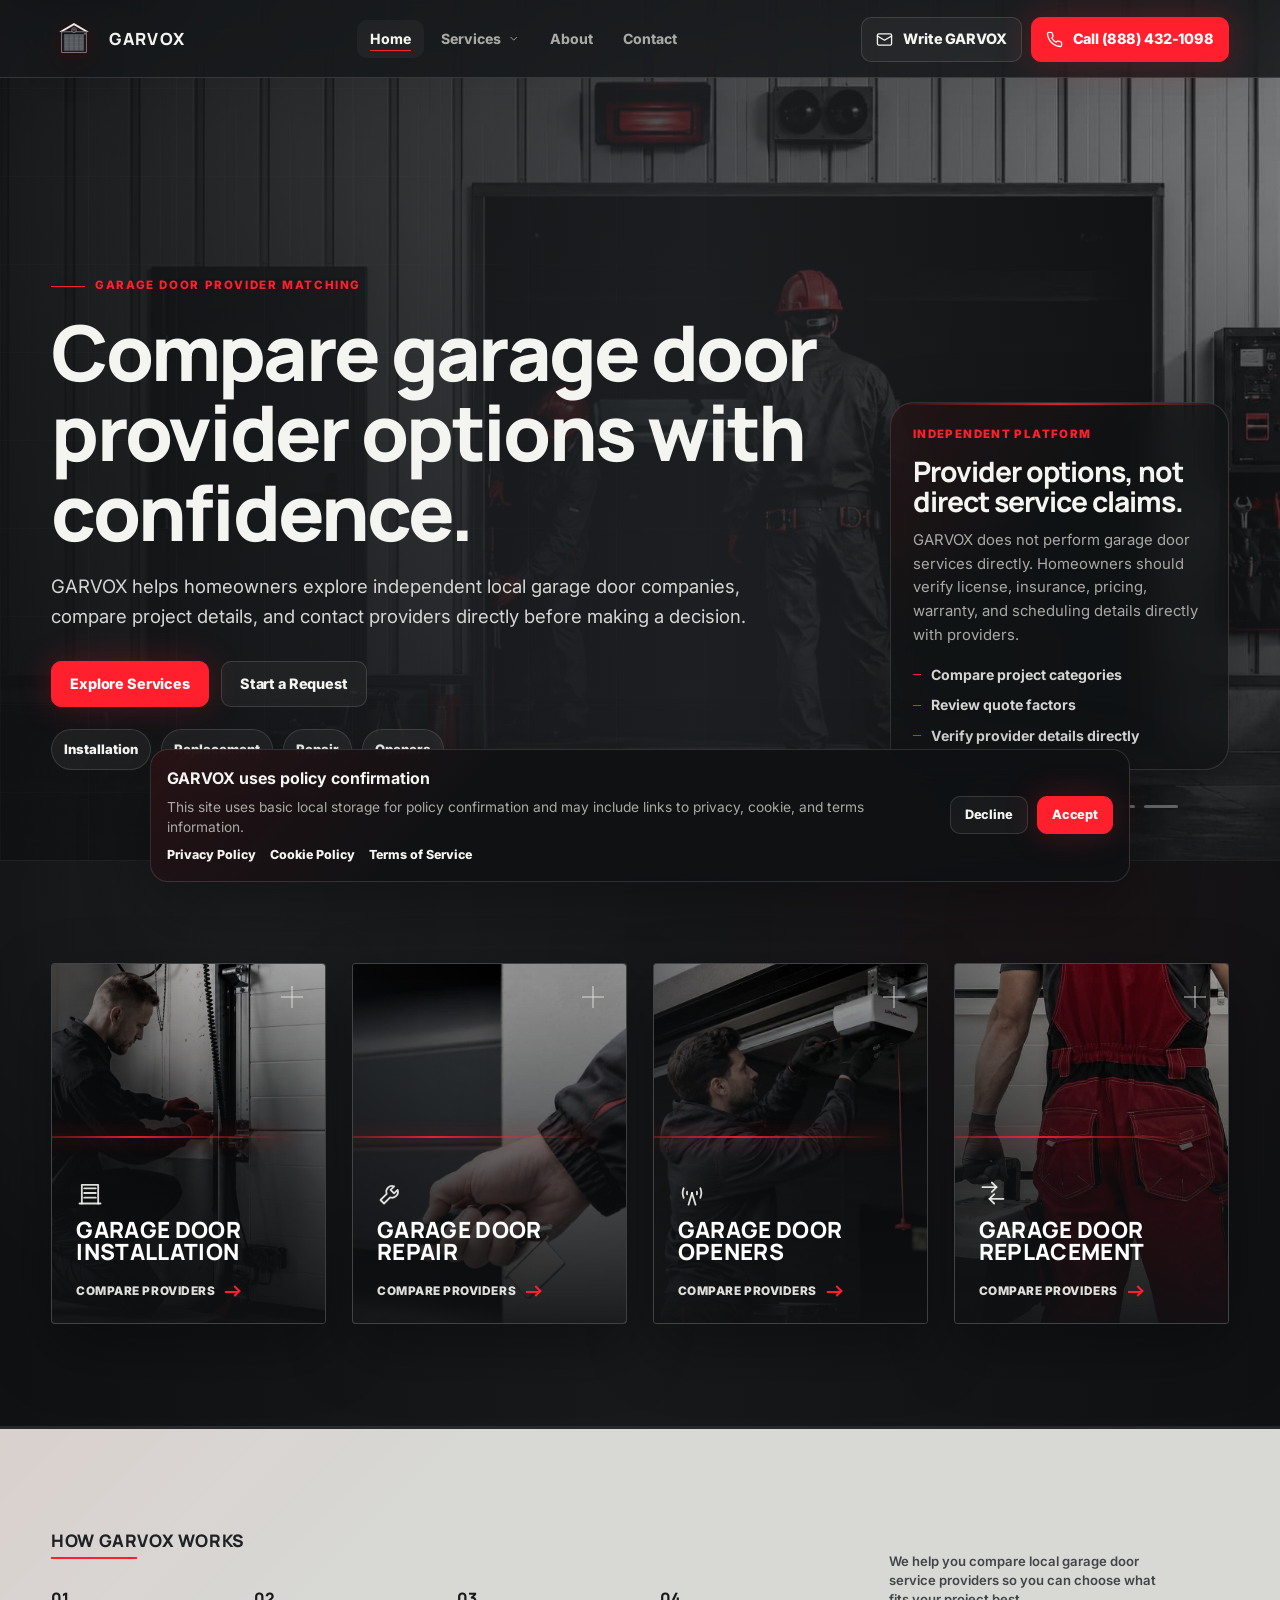
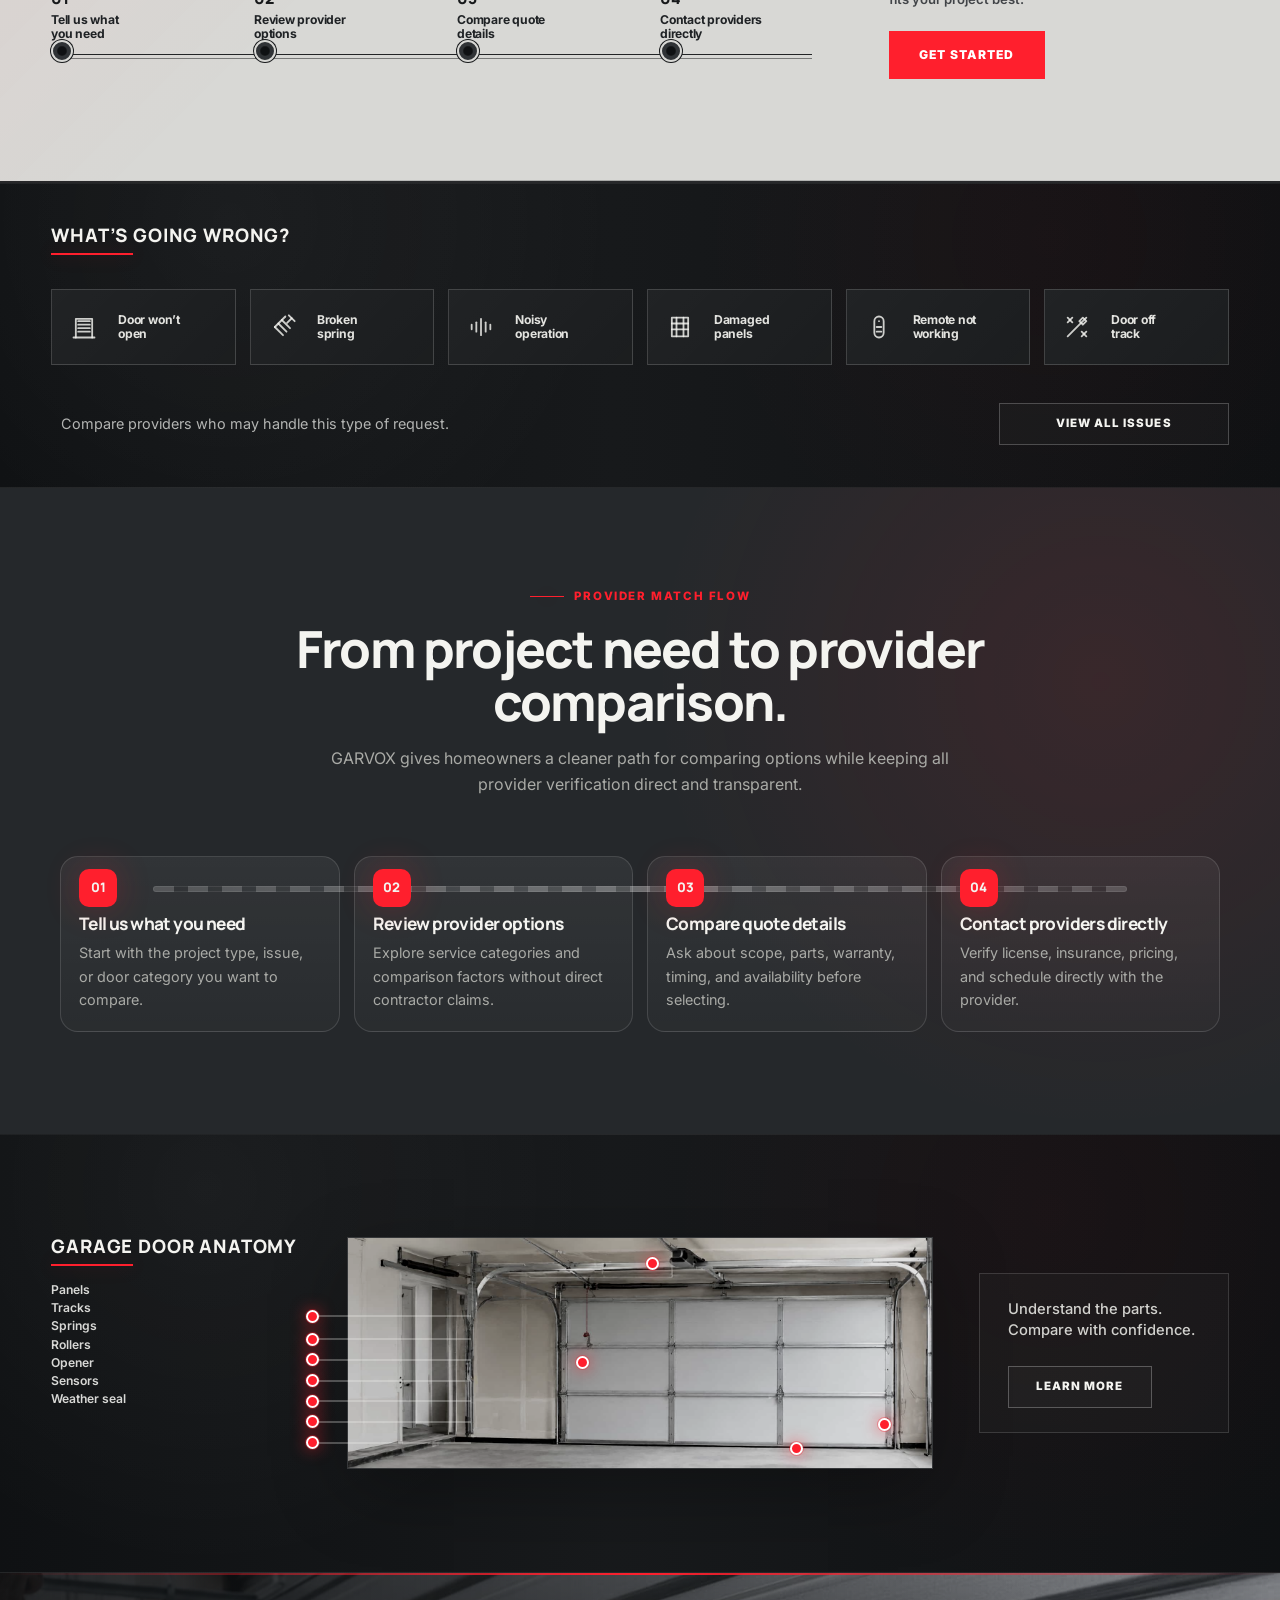
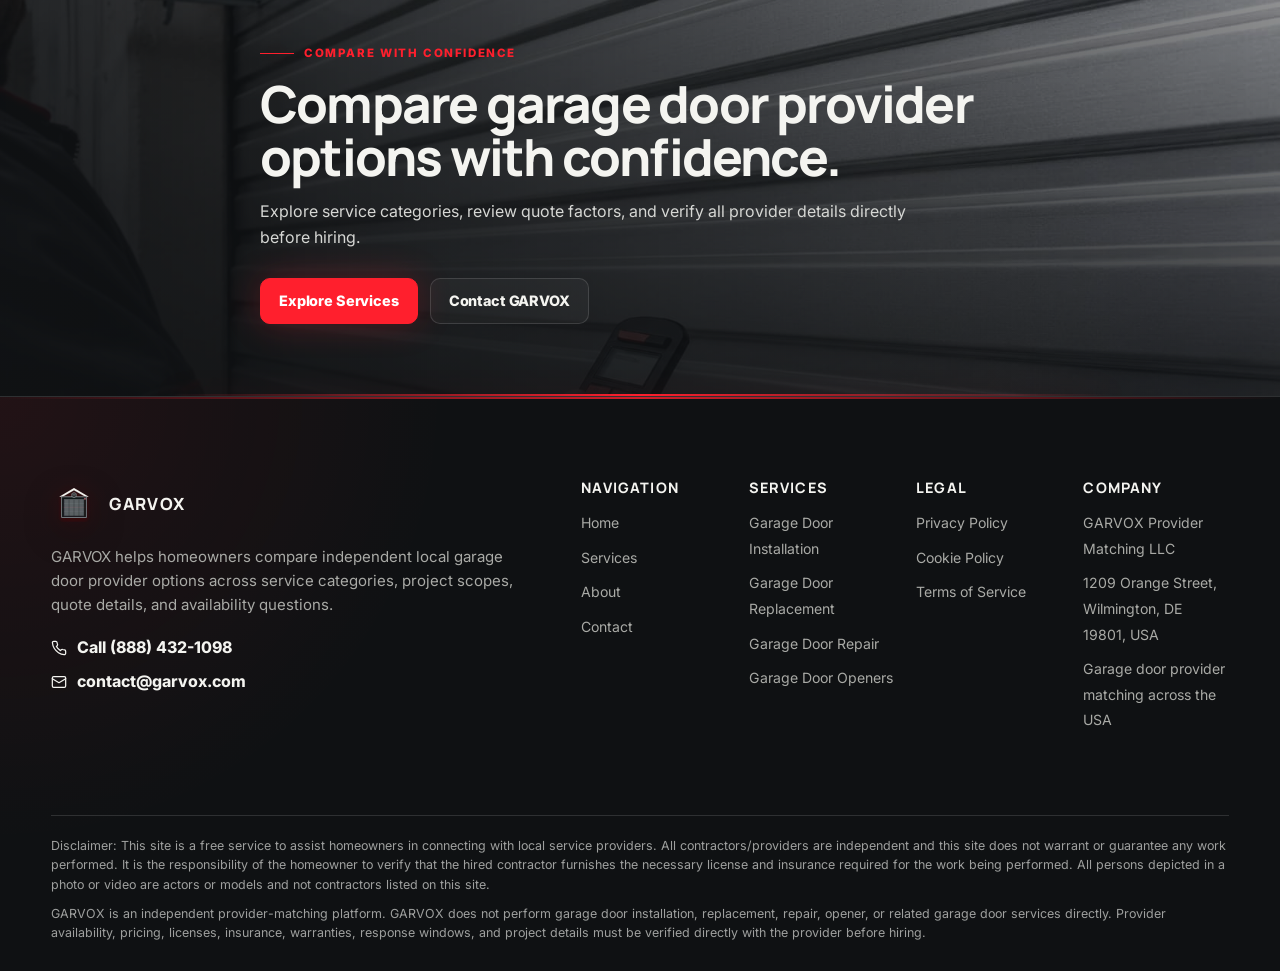
<file: index.html>
<!DOCTYPE html>
<html lang="en">

<head>
    <meta charset="UTF-8">
    <meta name="viewport" content="width=device-width, initial-scale=1.0">

    <title>GARVOX | Compare Garage Door Provider Options</title>
    <meta name="description"
        content="GARVOX helps homeowners compare independent local garage door provider options for installation, replacement, repair, and openers.">

<link rel="icon" href="./assets/icons/garvox-garage.svg?v=2" type="image/svg+xml" sizes="any">
<link rel="shortcut icon" href="./assets/icons/garvox-garage.svg?v=2" type="image/svg+xml">

    <link rel="preconnect" href="https://fonts.googleapis.com">
    <link rel="preconnect" href="https://fonts.gstatic.com" crossorigin>
    <link
        href="https://fonts.googleapis.com/css2?family=Inter:wght@400;500;600;700;800&family=Manrope:wght@500;600;700;800&display=swap"
        rel="stylesheet">

    <link rel="stylesheet" href="./css/style.css">
</head>

<body class="home-page">
    <div data-site-header></div>

    <main id="main">


        <section class="home-hero" aria-labelledby="homeHeroTitle" data-home-hero>
            <div class="home-hero__slides" aria-hidden="true" data-home-hero-slides>
                <div class="home-hero__slide is-active">
                    <img src="./assets/images/home-hero-01.jpg" alt="">
                </div>

                <div class="home-hero__slide">
                    <img src="./assets/images/home-hero-02.jpg" alt="">
                </div>

                <div class="home-hero__slide">
                    <img src="./assets/images/home-hero-03.jpg" alt="">
                </div>

                <div class="home-hero__slide">
                    <img src="./assets/images/home-hero-04.jpg" alt="">
                </div>
            </div>

            <div class="home-hero__overlay" aria-hidden="true"></div>
            <div class="home-hero__rail" aria-hidden="true"></div>

            <div class="container-wide home-hero__inner">
                <div class="home-hero__content">
                    <span class="eyebrow">Garage door provider matching</span>

                    <h1 id="homeHeroTitle">
                        Compare garage door provider options with confidence.
                    </h1>

                    <p>
                        <span data-company-name>GARVOX</span> helps homeowners explore independent local garage door
                        companies,
                        compare project details, and contact providers directly before making a decision.
                    </p>

                    <div class="home-hero__actions button-row" aria-label="Primary actions">
                        <a class="btn btn--accent" href="services.html">
                            Explore Services
                        </a>

                        <a class="btn btn--ghost" href="contact.html">
                            Start a Request
                        </a>
                    </div>

                    <div class="home-hero__chips" aria-label="Garage door service categories">
                        <a href="garage-door-installation.html">Installation</a>
                        <a href="garage-door-replacement.html">Replacement</a>
                        <a href="garage-door-repair.html">Repair</a>
                        <a href="garage-door-openers.html">Openers</a>
                    </div>
                </div>

                <aside class="home-hero__panel" aria-label="GARVOX provider matching summary">
                    <div class="home-hero__panel-line" aria-hidden="true"></div>

                    <span class="home-hero__panel-kicker">Independent platform</span>

                    <h2>Provider options, not direct service claims.</h2>

                    <p>
                        <span data-company-name>GARVOX</span> does not perform garage door services directly. Homeowners
                        should
                        verify license, insurance, pricing, warranty, and scheduling details directly with providers.
                    </p>

                    <ul>
                        <li>Compare project categories</li>
                        <li>Review quote factors</li>
                        <li>Verify provider details directly</li>
                    </ul>
                </aside>

                <div class="home-hero__pagination" aria-label="Hero slideshow pagination" data-home-hero-pagination>
                    <button class="is-active" type="button" aria-label="Show slide 1"></button>
                    <button type="button" aria-label="Show slide 2"></button>
                    <button type="button" aria-label="Show slide 3"></button>
                    <button type="button" aria-label="Show slide 4"></button>
                </div>
            </div>
        </section>


        <section class="section home-services-showcase" aria-labelledby="homeServicesTitle">
            <div class="container-wide">
                <div class="home-service-grid" aria-label="GARVOX garage door service categories">
                    <article class="home-service-card">
                        <a href="garage-door-installation.html" aria-label="Compare Garage Door Installation providers">
                            <img src="./assets/images/service-installation.jpg" alt="Modern garage door installation project">

                            <span class="home-service-card__plus" aria-hidden="true"></span>
                            <span class="home-service-card__scan" aria-hidden="true"></span>

                            <span class="home-service-card__content">
                                <span class="home-service-card__icon" aria-hidden="true">
                                    <svg viewBox="0 0 24 24">
                                        <path d="M5 21V5h14v16"></path>
                                        <path d="M7 8h10"></path>
                                        <path d="M7 12h10"></path>
                                        <path d="M7 16h10"></path>
                                        <path d="M3 21h18"></path>
                                    </svg>
                                </span>

                                <strong>Garage Door<br>Installation</strong>

                                <span class="home-service-card__cta">
                                    Compare Providers
                                    <i aria-hidden="true"></i>
                                </span>
                            </span>
                        </a>
                    </article>

                    <article class="home-service-card">
                        <a href="garage-door-repair.html" aria-label="Compare Garage Door Repair providers">
                            <img src="./assets/images/service-repair.jpg" alt="Garage door spring and repair mechanism">

                            <span class="home-service-card__plus" aria-hidden="true"></span>
                            <span class="home-service-card__scan" aria-hidden="true"></span>

                            <span class="home-service-card__content">
                                <span class="home-service-card__icon" aria-hidden="true">
                                    <svg viewBox="0 0 24 24">
                                        <path
                                            d="M14.7 6.3a5 5 0 0 0-6.4 6.4L3 18l3 3 5.3-5.3a5 5 0 0 0 6.4-6.4l-3.1 3.1-3-3 3.1-3.1Z">
                                        </path>
                                    </svg>
                                </span>

                                <strong>Garage Door<br>Repair</strong>

                                <span class="home-service-card__cta">
                                    Compare Providers
                                    <i aria-hidden="true"></i>
                                </span>
                            </span>
                        </a>
                    </article>

                    <article class="home-service-card">
                        <a href="garage-door-openers.html" aria-label="Compare Garage Door Openers providers">
                            <img src="./assets/images/service-openers.jpg" alt="Garage door opener motor system">

                            <span class="home-service-card__plus" aria-hidden="true"></span>
                            <span class="home-service-card__scan" aria-hidden="true"></span>

                            <span class="home-service-card__content">
                                <span class="home-service-card__icon" aria-hidden="true">
                                    <svg viewBox="0 0 24 24">
                                        <path d="M4.9 16.1a10 10 0 0 1 0-8.2"></path>
                                        <path d="M7.8 13.2a5 5 0 0 1 0-2.4"></path>
                                        <path d="M19.1 16.1a10 10 0 0 0 0-8.2"></path>
                                        <path d="M16.2 13.2a5 5 0 0 0 0-2.4"></path>
                                        <path d="M12 12h.01"></path>
                                        <path d="M12 12 9 22"></path>
                                        <path d="m12 12 3 10"></path>
                                    </svg>
                                </span>

                                <strong>Garage Door<br>Openers</strong>

                                <span class="home-service-card__cta">
                                    Compare Providers
                                    <i aria-hidden="true"></i>
                                </span>
                            </span>
                        </a>
                    </article>

                    <article class="home-service-card">
                        <a href="garage-door-replacement.html" aria-label="Compare Garage Door Replacement providers">
                            <img src="./assets/images/service-replacement.jpg" alt="Modern garage door replacement option">

                            <span class="home-service-card__plus" aria-hidden="true"></span>
                            <span class="home-service-card__scan" aria-hidden="true"></span>

                            <span class="home-service-card__content">
                                <span class="home-service-card__icon" aria-hidden="true">
                                    <svg viewBox="0 0 24 24">
                                        <path d="M3 7h12"></path>
                                        <path d="m11 3 4 4-4 4"></path>
                                        <path d="M21 17H9"></path>
                                        <path d="m13 21-4-4 4-4"></path>
                                    </svg>
                                </span>

                                <strong>Garage Door<br>Replacement</strong>

                                <span class="home-service-card__cta">
                                    Compare Providers
                                    <i aria-hidden="true"></i>
                                </span>
                            </span>
                        </a>
                    </article>
                </div>
            </div>
        </section>


<section class="section section--light how-section" aria-labelledby="howTitle">
    <div class="container-wide how-section__inner">
        <div class="how-section__main">
            <header class="how-section__header">
                <h2 id="howTitle">
                    How <span data-company-name>GARVOX</span> Works
                </h2>
            </header>

            <div class="how-rail" aria-label="How GARVOX works">
                <article class="how-rail__step">
                    <span class="how-rail__number">01</span>
                    <h3>Tell us what<br>you need</h3>
                    <span class="how-rail__dot" aria-hidden="true"></span>
                </article>

                <article class="how-rail__step">
                    <span class="how-rail__number">02</span>
                    <h3>Review provider<br>options</h3>
                    <span class="how-rail__dot" aria-hidden="true"></span>
                </article>

                <article class="how-rail__step">
                    <span class="how-rail__number">03</span>
                    <h3>Compare quote<br>details</h3>
                    <span class="how-rail__dot" aria-hidden="true"></span>
                </article>

                <article class="how-rail__step">
                    <span class="how-rail__number">04</span>
                    <h3>Contact providers<br>directly</h3>
                    <span class="how-rail__dot" aria-hidden="true"></span>
                </article>
            </div>
        </div>

        <aside class="how-section__cta" aria-label="GARVOX next step">
            <p>
                We help you compare local garage door service providers so you can choose what fits your project best.
            </p>

            <a class="how-section__button" href="contact.html">
                Get Started
            </a>
        </aside>
    </div>
</section>


    <section class="section problem-finder-section" aria-labelledby="problemFinderTitle">
        <div class="container-wide problem-finder-section__inner">
            <header class="problem-finder-header">
                <h2 id="problemFinderTitle">What’s Going Wrong?</h2>
            </header>

            <div class="problem-grid" aria-label="Common garage door issues">
                <article class="problem-card">
                    <span class="problem-card__icon" aria-hidden="true">
                        <svg viewBox="0 0 24 24">
                            <path d="M5 21V5h14v16"></path>
                            <path d="M7 7h10"></path>
                            <path d="M7 10h10"></path>
                            <path d="M7 13h10"></path>
                            <path d="M7 16h10"></path>
                            <path d="M3 21h18"></path>
                        </svg>
                    </span>

                    <h3>Door won’t<br>open</h3>
                </article>

                <article class="problem-card">
                    <span class="problem-card__icon" aria-hidden="true">
                        <svg viewBox="0 0 24 24">
                            <path d="M14 3 5 12"></path>
                            <path d="m8 9 7 7"></path>
                            <path d="m11 6 7 7"></path>
                            <path d="m5 12 7 7"></path>
                            <path d="M17 2l5 5"></path>
                            <path d="m19.5 4.5-4 4"></path>
                        </svg>
                    </span>

                    <h3>Broken<br>spring</h3>
                </article>

                <article class="problem-card">
                    <span class="problem-card__icon" aria-hidden="true">
                        <svg viewBox="0 0 24 24">
                            <path d="M4 10v4"></path>
                            <path d="M8 8v8"></path>
                            <path d="M12 5v14"></path>
                            <path d="M16 8v8"></path>
                            <path d="M20 10v4"></path>
                        </svg>
                    </span>

                    <h3>Noisy<br>operation</h3>
                </article>

                <article class="problem-card">
                    <span class="problem-card__icon" aria-hidden="true">
                        <svg viewBox="0 0 24 24">
                            <path d="M5 4h14v16H5z"></path>
                            <path d="M5 9h14"></path>
                            <path d="M5 14h14"></path>
                            <path d="M9 4v16"></path>
                            <path d="M15 4v16"></path>
                        </svg>
                    </span>

                    <h3>Damaged<br>panels</h3>
                </article>

                <article class="problem-card">
                    <span class="problem-card__icon" aria-hidden="true">
                        <svg viewBox="0 0 24 24">
                            <rect x="8" y="3" width="8" height="18" rx="4"></rect>
                            <path d="M12 7h.01"></path>
                            <path d="M10 12h4"></path>
                            <path d="M10 16h4"></path>
                        </svg>
                    </span>

                    <h3>Remote not<br>working</h3>
                </article>

                <article class="problem-card">
                    <span class="problem-card__icon" aria-hidden="true">
                        <svg viewBox="0 0 24 24">
                            <path d="m14 7 3-3 3 3-3 3z"></path>
                            <path d="M4 20 20 4"></path>
                            <path d="M8 8 4 4"></path>
                            <path d="m4 8 4-4"></path>
                            <path d="m16 20 4-4"></path>
                            <path d="m20 20-4-4"></path>
                        </svg>
                    </span>

                    <h3>Door off<br>track</h3>
                </article>
            </div>

            <div class="problem-finder-bottom">
                <p>Compare providers who may handle this type of request.</p>

                <a class="problem-finder-button" href="garage-door-repair.html">
                    View All Issues
                </a>
            </div>
        </div>
    </section>


    <section class="section match-flow-section" aria-labelledby="matchFlowTitle">
        <div class="container">
            <div class="section-heading section-heading--center">
                <span class="eyebrow">Provider match flow</span>

                <h2 id="matchFlowTitle">
                    From project need to provider comparison.
                </h2>

                <p>
                    <span data-company-name>GARVOX</span> gives homeowners a cleaner path for comparing options
                    while keeping
                    all provider verification direct and transparent.
                </p>
            </div>

            <div class="track-process">
                <div class="track-process__line" aria-hidden="true"></div>

                <article class="track-process__step">
                    <span>01</span>
                    <h3>Tell us what you need</h3>
                    <p>
                        Start with the project type, issue, or door category you want to compare.
                    </p>
                </article>

                <article class="track-process__step">
                    <span>02</span>
                    <h3>Review provider options</h3>
                    <p>
                        Explore service categories and comparison factors without direct contractor claims.
                    </p>
                </article>

                <article class="track-process__step">
                    <span>03</span>
                    <h3>Compare quote details</h3>
                    <p>
                        Ask about scope, parts, warranty, timing, and availability before selecting.
                    </p>
                </article>

                <article class="track-process__step">
                    <span>04</span>
                    <h3>Contact providers directly</h3>
                    <p>
                        Verify license, insurance, pricing, and schedule directly with the provider.
                    </p>
                </article>
            </div>
        </div>
    </section>


    <section class="section anatomy-section" aria-labelledby="anatomyTitle">
        <div class="container-wide anatomy-strip">
            <div class="anatomy-strip__side">
                <h2 id="anatomyTitle">Garage Door Anatomy</h2>

                <ul class="anatomy-strip__list" aria-label="Garage door parts">
                    <li>Panels</li>
                    <li>Tracks</li>
                    <li>Springs</li>
                    <li>Rollers</li>
                    <li>Opener</li>
                    <li>Sensors</li>
                    <li>Weather seal</li>
                </ul>
            </div>

            <div class="anatomy-strip__media" aria-label="Garage door anatomy diagram">
                <img src="./assets/images/garage-anatomy.jpg" alt="Garage door anatomy with highlighted parts">

                <span class="anatomy-pin anatomy-pin--left-1" aria-hidden="true"></span>
                <span class="anatomy-pin anatomy-pin--left-2" aria-hidden="true"></span>
                <span class="anatomy-pin anatomy-pin--left-3" aria-hidden="true"></span>
                <span class="anatomy-pin anatomy-pin--left-4" aria-hidden="true"></span>
                <span class="anatomy-pin anatomy-pin--left-5" aria-hidden="true"></span>
                <span class="anatomy-pin anatomy-pin--left-6" aria-hidden="true"></span>
                <span class="anatomy-pin anatomy-pin--left-7" aria-hidden="true"></span>

                <span class="anatomy-pin anatomy-pin--top" aria-hidden="true"></span>
                <span class="anatomy-pin anatomy-pin--center" aria-hidden="true"></span>
                <span class="anatomy-pin anatomy-pin--bottom" aria-hidden="true"></span>
                <span class="anatomy-pin anatomy-pin--right" aria-hidden="true"></span>
            </div>

            <aside class="anatomy-strip__cta">
                <p>
                    Understand the parts.<br>
                    Compare with confidence.
                </p>

                <a href="services.html">Learn More</a>
            </aside>
        </div>
    </section>


        <div data-red-line-cta="default"></div>
    </main>

    <div data-site-footer></div>
    <div data-policy-banner></div>

    <script src="./js/config.js"></script>
    <script src="./js/main.js"></script>
    <script src="./js/home.js"></script>
</body>

</html>
</file>
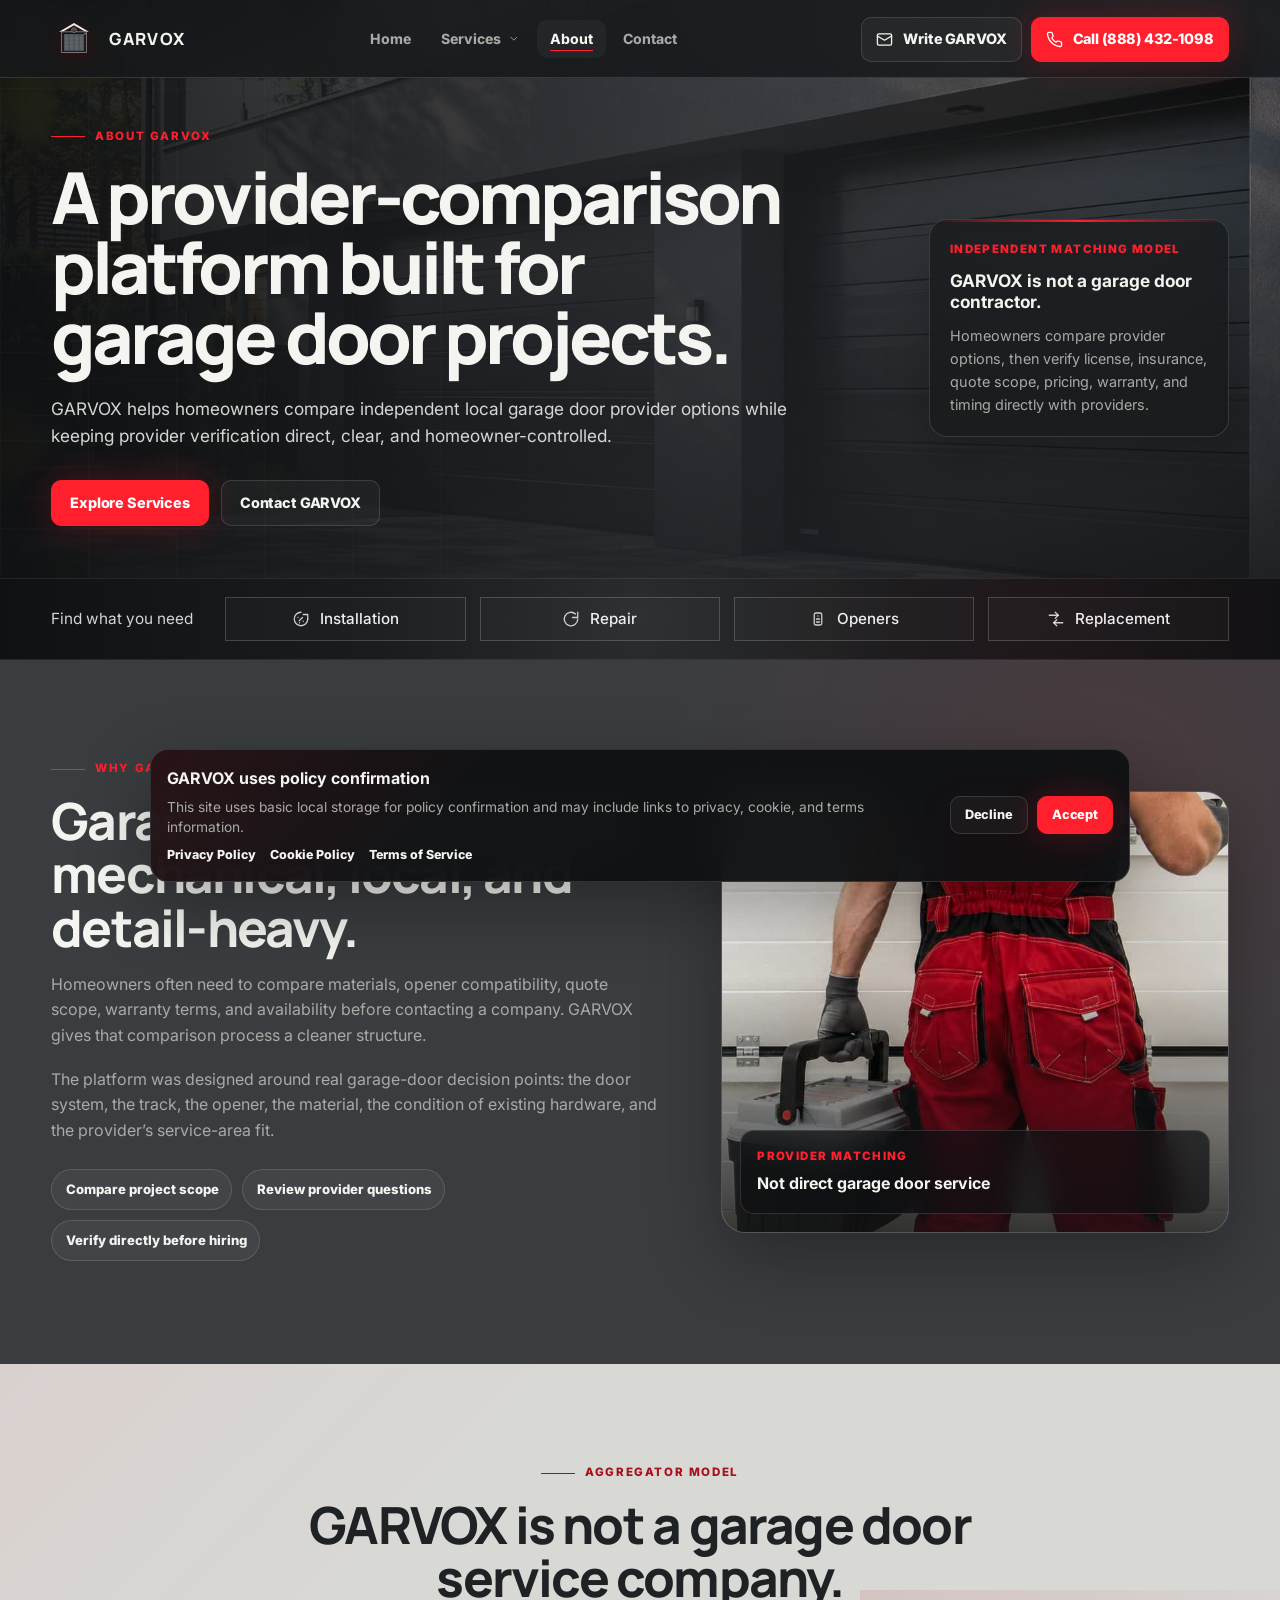
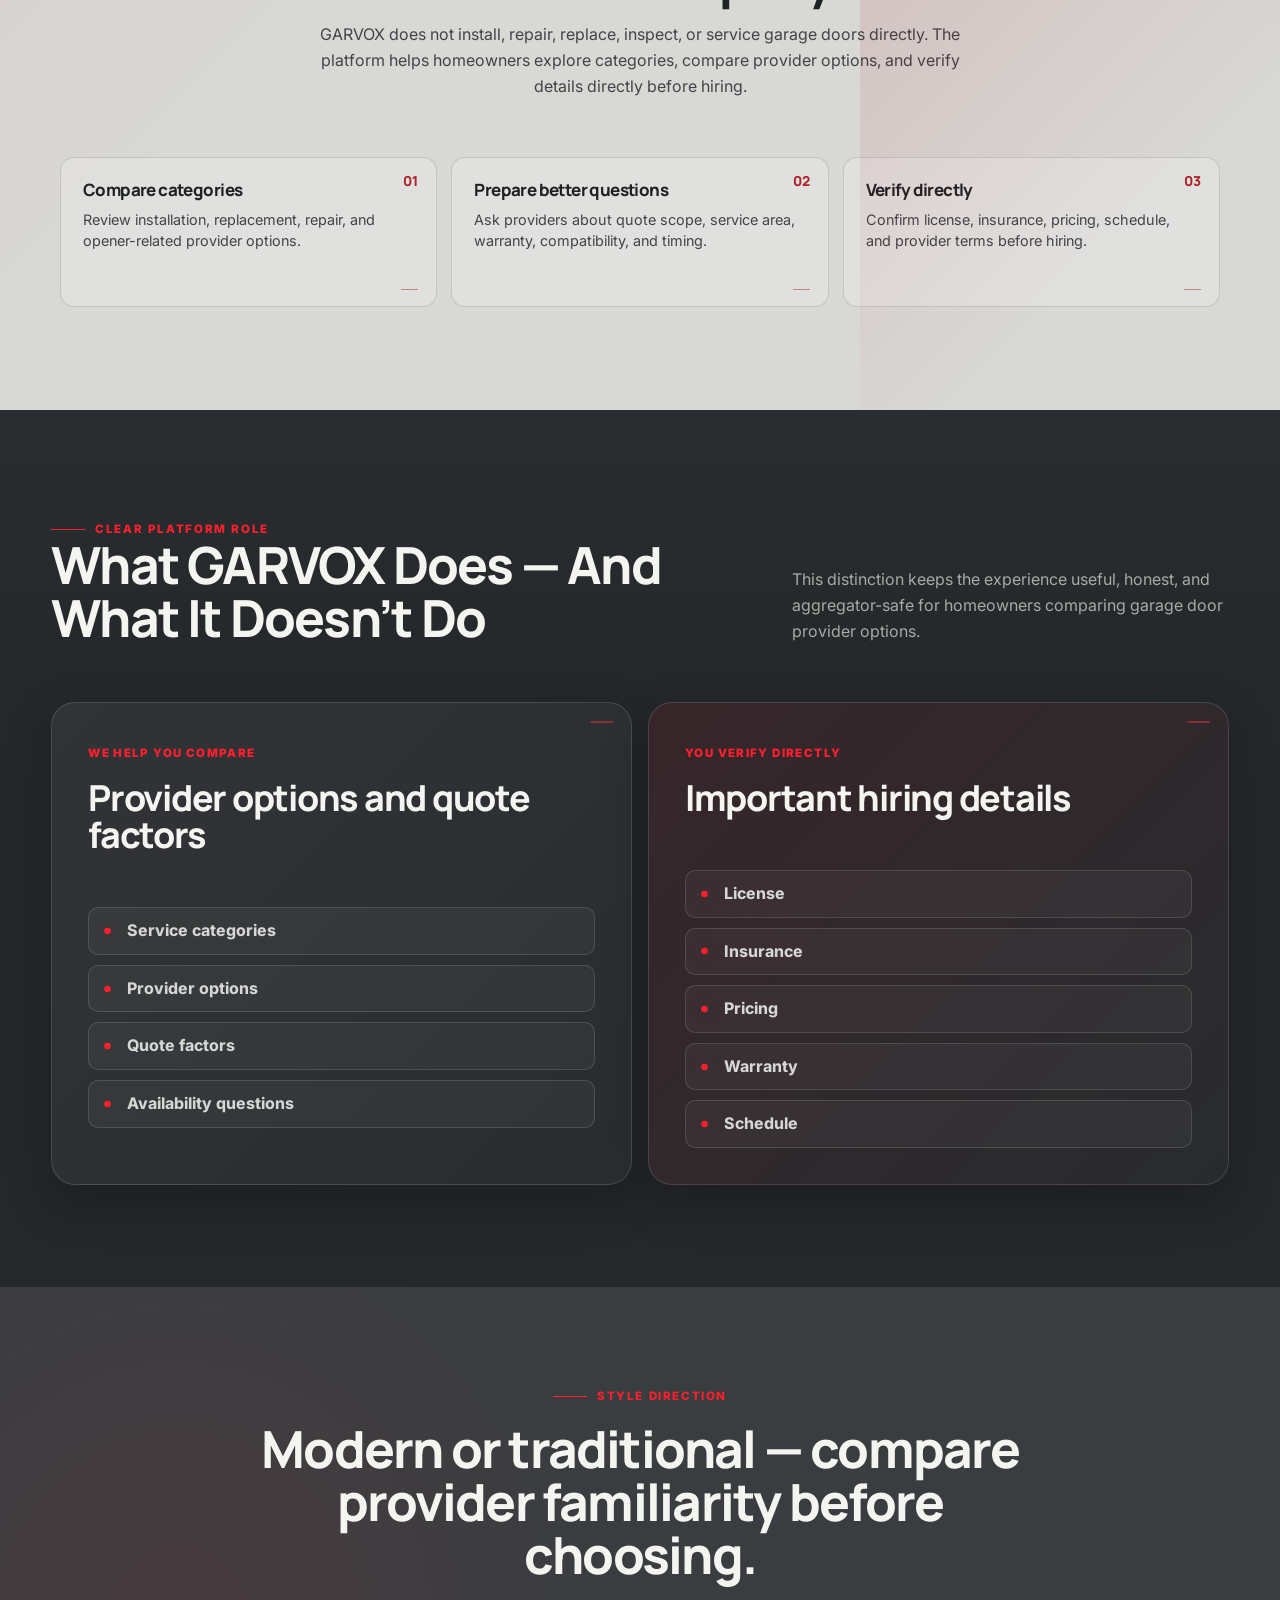
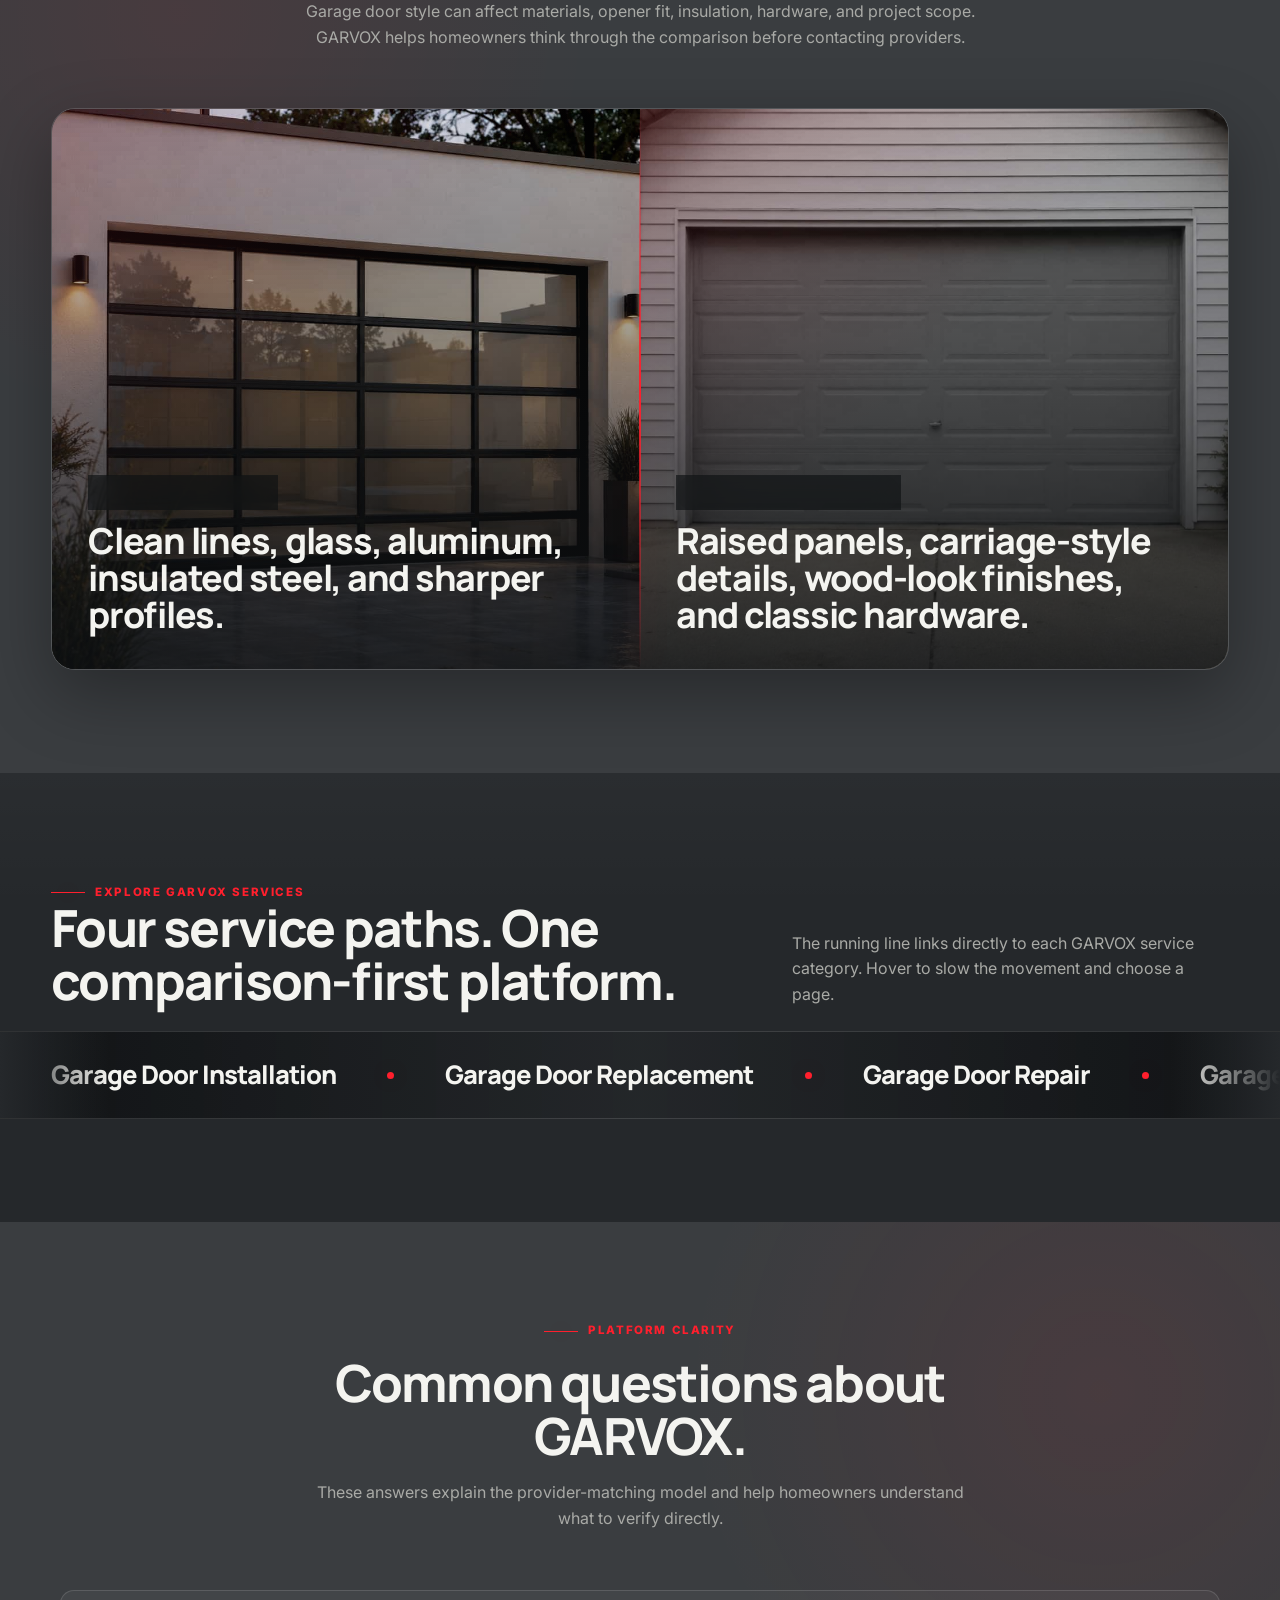
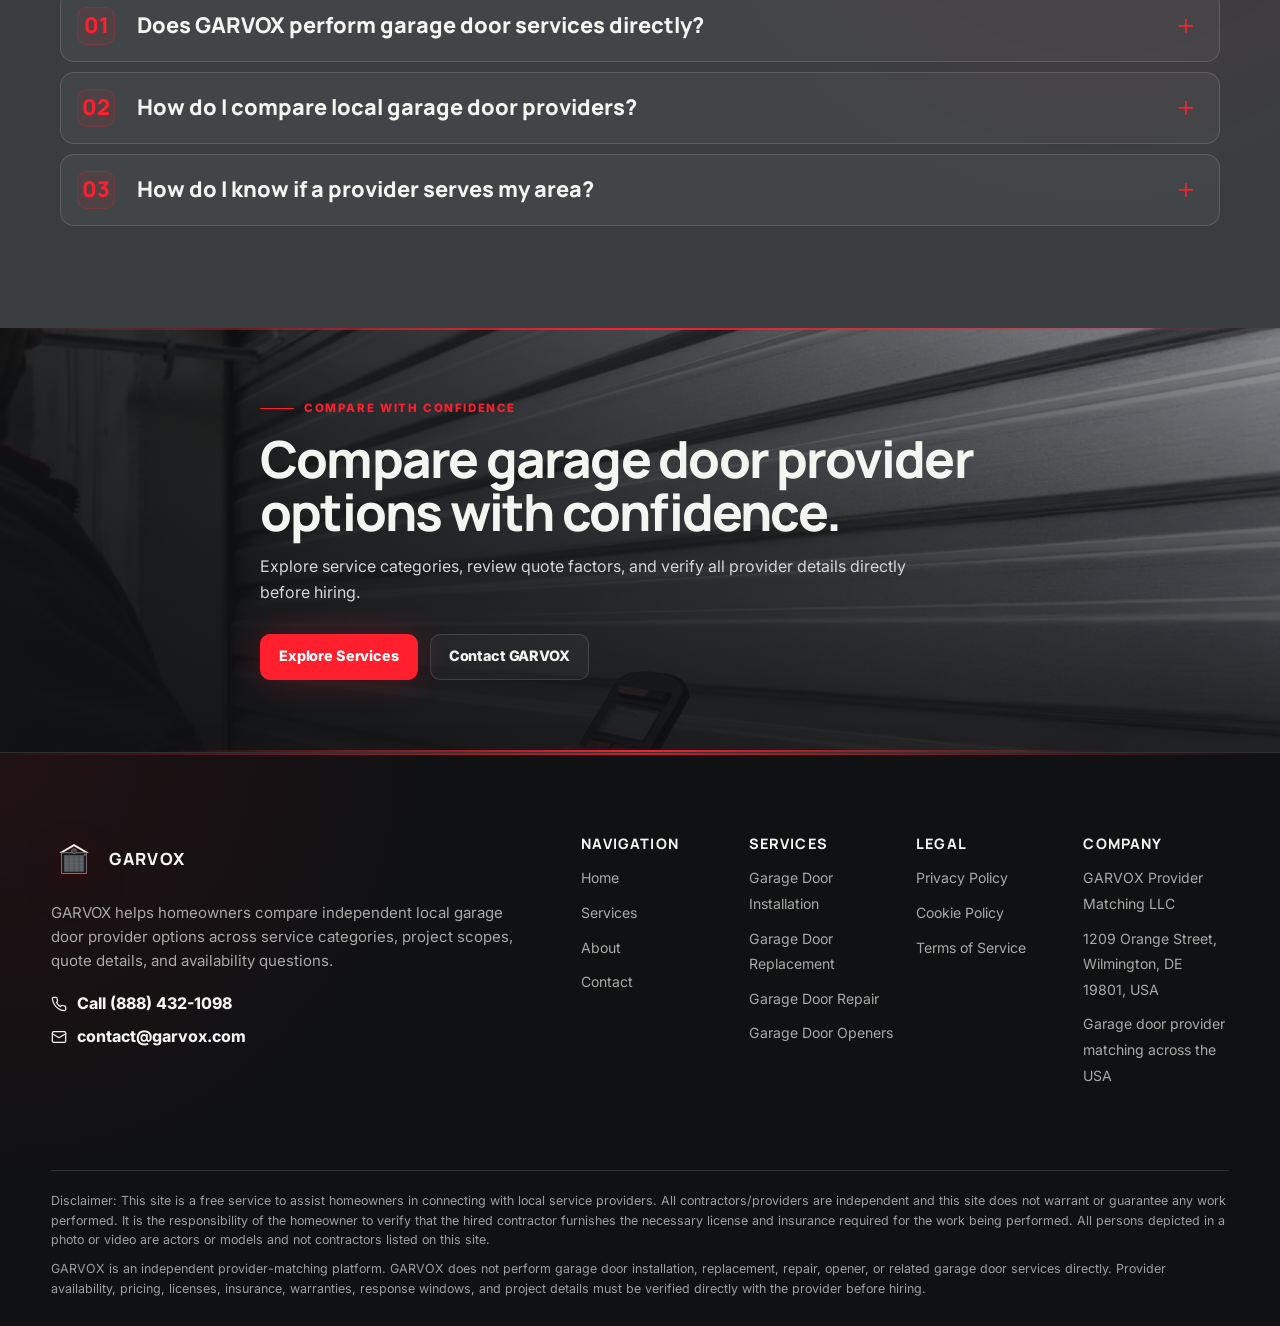
<file: about.html>
<!DOCTYPE html>
<html lang="en">

<head>
    <meta charset="UTF-8">
    <meta name="viewport" content="width=device-width, initial-scale=1.0">

    <title>About GARVOX | Garage Door Provider Matching</title>
    <meta name="description"
        content="Learn how GARVOX helps homeowners compare independent garage door provider options while staying clear about its aggregator model.">

<link rel="icon" href="./assets/icons/garvox-garage.svg?v=2" type="image/svg+xml" sizes="any">
<link rel="shortcut icon" href="./assets/icons/garvox-garage.svg?v=2" type="image/svg+xml">

    <link rel="preconnect" href="https://fonts.googleapis.com">
    <link rel="preconnect" href="https://fonts.gstatic.com" crossorigin>
    <link
        href="https://fonts.googleapis.com/css2?family=Inter:wght@400;500;600;700;800&family=Manrope:wght@500;600;700;800&display=swap"
        rel="stylesheet">

    <link rel="stylesheet" href="./css/style.css">
</head>

<body class="about-page">
    <div data-site-header></div>

    <main id="main">


        <section class="page-hero page-hero--about" aria-labelledby="aboutHeroTitle">
            <img class="page-hero__image" src="./assets/images/hero-about.jpg" alt="">
            <div class="page-hero__overlay" aria-hidden="true"></div>
            <div class="page-hero__rail" aria-hidden="true"></div>

            <div class="container-wide page-hero__inner">
                <div class="page-hero__content">
                    <span class="eyebrow">About GARVOX</span>

                    <h1 id="aboutHeroTitle">
                        A provider-comparison platform built for garage door projects.
                    </h1>

                    <p>
                        <span data-company-name>GARVOX</span> helps homeowners compare independent local garage door
                        provider
                        options while keeping provider verification direct, clear, and homeowner-controlled.
                    </p>

                    <div class="button-row">
                        <a class="btn btn--accent" href="services.html">
                            Explore Services
                        </a>

                        <a class="btn btn--ghost" href="contact.html">
                            Contact GARVOX
                        </a>
                    </div>
                </div>

                <aside class="page-hero__mini-panel" aria-label="Aggregator model summary">
                    <span>Independent matching model</span>
                    <strong>GARVOX is not a garage door contractor.</strong>
                    <p>
                        Homeowners compare provider options, then verify license, insurance, quote scope, pricing,
                        warranty, and
                        timing directly with providers.
                    </p>
                </aside>
            </div>
        </section>


        <section class="service-strip" aria-label="Garage door service quick links">
            <div class="container-wide service-strip__inner">
                <p class="service-strip__label">Find what you need</p>

                <nav class="service-strip__nav" aria-label="Service categories">
                    <a class="service-strip__link" href="garage-door-installation.html">
                        <span class="service-strip__icon" aria-hidden="true">
                            <svg viewBox="0 0 24 24">
                                <path d="M12 3a9 9 0 1 0 9 9"></path>
                                <path d="M15 6h6v6"></path>
                                <path d="M9.5 14.5 14 10"></path>
                                <path d="M8 10h.01"></path>
                                <path d="M10 17h.01"></path>
                                <path d="M15 15h.01"></path>
                            </svg>
                        </span>
                        <span>Installation</span>
                    </a>

                    <a class="service-strip__link" href="garage-door-repair.html">
                        <span class="service-strip__icon" aria-hidden="true">
                            <svg viewBox="0 0 24 24">
                                <path d="M21 12a9 9 0 1 1-3-6.7"></path>
                                <path d="M21 3v7h-7"></path>
                            </svg>
                        </span>
                        <span>Repair</span>
                    </a>

                    <a class="service-strip__link" href="garage-door-openers.html">
                        <span class="service-strip__icon" aria-hidden="true">
                            <svg viewBox="0 0 24 24">
                                <rect x="7" y="4" width="10" height="16" rx="2"></rect>
                                <path d="M12 8h.01"></path>
                                <path d="M10 12h4"></path>
                                <path d="M10 16h4"></path>
                            </svg>
                        </span>
                        <span>Openers</span>
                    </a>

                    <a class="service-strip__link" href="garage-door-replacement.html">
                        <span class="service-strip__icon" aria-hidden="true">
                            <svg viewBox="0 0 24 24">
                                <path d="M3 7h12"></path>
                                <path d="m11 3 4 4-4 4"></path>
                                <path d="M21 17H9"></path>
                                <path d="m13 21-4-4 4-4"></path>
                            </svg>
                        </span>
                        <span>Replacement</span>
                    </a>
                </nav>
            </div>
        </section>


        <section class="section story-section" aria-labelledby="storyTitle">
            <div class="container-wide split-layout split-layout--photo-right">
                <div class="split-layout__content">
                    <span class="eyebrow">Why GARVOX exists</span>

                    <h2 id="storyTitle">
                        Garage door projects are mechanical, local, and detail-heavy.
                    </h2>

                    <p>
                        Homeowners often need to compare materials, opener compatibility, quote scope, warranty terms,
                        and
                        availability before contacting a company. <span data-company-name>GARVOX</span> gives that
                        comparison
                        process a cleaner structure.
                    </p>

                    <p>
                        The platform was designed around real garage-door decision points: the door system, the track,
                        the opener,
                        the material, the condition of existing hardware, and the provider’s service-area fit.
                    </p>

                    <div class="split-layout__checks">
                        <span>Compare project scope</span>
                        <span>Review provider questions</span>
                        <span>Verify directly before hiring</span>
                    </div>
                </div>

                <div class="split-layout__media red-scan-card">
                    <img src="./assets/images/service-replacement.jpg" alt="Garage door mechanical detail">
                    <span class="red-scan-card__line" aria-hidden="true"></span>
                    <div class="split-layout__badge">
                        <span>Provider matching</span>
                        <strong>Not direct garage door service</strong>
                    </div>
                </div>
            </div>
        </section>


        <section class="section section--light aggregator-model-section" aria-labelledby="aggregatorModelTitle">
            <div class="container">
                <div class="section-heading section-heading--center">
                    <span class="eyebrow">Aggregator model</span>

                    <h2 id="aggregatorModelTitle">
                        GARVOX is not a garage door service company.
                    </h2>

                    <p>
                        <span data-company-name>GARVOX</span> does not install, repair, replace, inspect, or service
                        garage doors
                        directly. The platform helps homeowners explore categories, compare provider options, and verify
                        details
                        directly before hiring.
                    </p>
                </div>

                <div class="editorial-grid editorial-grid--three">
                    <article class="editorial-item">
                        <span>01</span>
                        <h3>Compare categories</h3>
                        <p>
                            Review installation, replacement, repair, and opener-related provider options.
                        </p>
                    </article>

                    <article class="editorial-item">
                        <span>02</span>
                        <h3>Prepare better questions</h3>
                        <p>
                            Ask providers about quote scope, service area, warranty, compatibility, and timing.
                        </p>
                    </article>

                    <article class="editorial-item">
                        <span>03</span>
                        <h3>Verify directly</h3>
                        <p>
                            Confirm license, insurance, pricing, schedule, and provider terms before hiring.
                        </p>
                    </article>
                </div>
            </div>
        </section>


        <section class="section does-section" aria-labelledby="doesTitle">
            <div class="container-wide">
                <div class="section-heading section-heading--row">
                    <div>
                        <span class="eyebrow">Clear platform role</span>

                        <h2 id="doesTitle">
                            What GARVOX Does — And What It Doesn’t Do
                        </h2>
                    </div>

                    <p>
                        This distinction keeps the experience useful, honest, and aggregator-safe for homeowners
                        comparing garage
                        door provider options.
                    </p>
                </div>

                <div class="does-grid">
                    <article class="does-card does-card--help">
                        <div class="does-card__head">
                            <span>We help you compare</span>
                            <h3>Provider options and quote factors</h3>
                        </div>

                        <ul>
                            <li>Service categories</li>
                            <li>Provider options</li>
                            <li>Quote factors</li>
                            <li>Availability questions</li>
                        </ul>
                    </article>

                    <article class="does-card does-card--verify">
                        <div class="does-card__head">
                            <span>You verify directly</span>
                            <h3>Important hiring details</h3>
                        </div>

                        <ul>
                            <li>License</li>
                            <li>Insurance</li>
                            <li>Pricing</li>
                            <li>Warranty</li>
                            <li>Schedule</li>
                        </ul>
                    </article>
                </div>
            </div>
        </section>


        <section class="section style-split-section" aria-labelledby="styleSplitTitle">
            <div class="container-wide">
                <div class="section-heading section-heading--center">
                    <span class="eyebrow">Style direction</span>

                    <h2 id="styleSplitTitle">
                        Modern or traditional — compare provider familiarity before choosing.
                    </h2>

                    <p>
                        Garage door style can affect materials, opener fit, insulation, hardware, and project scope.
                        GARVOX helps
                        homeowners think through the comparison before contacting providers.
                    </p>
                </div>

                <div class="style-split">
                    <a class="style-split__panel red-scan-card" href="garage-door-replacement.html">
                        <img src="./assets/images/material-glass.jpg" alt="Modern garage door">
                        <span class="red-scan-card__line" aria-hidden="true"></span>
                        <span class="style-split__overlay" aria-hidden="true"></span>
                        <div class="style-split__content">
                            <span>Modern Garage Doors</span>
                            <h3>Clean lines, glass, aluminum, insulated steel, and sharper profiles.</h3>
                        </div>
                    </a>

                    <span class="style-split__divider" aria-hidden="true"></span>

                    <a class="style-split__panel red-scan-card" href="garage-door-installation.html">
                        <img src="./assets/images/traditional-garage-door.jpg" alt="Traditional garage door">
                        <span class="red-scan-card__line" aria-hidden="true"></span>
                        <span class="style-split__overlay" aria-hidden="true"></span>
                        <div class="style-split__content">
                            <span>Traditional Garage Doors</span>
                            <h3>Raised panels, carriage-style details, wood-look finishes, and classic hardware.</h3>
                        </div>
                    </a>
                </div>
            </div>
        </section>


        <section class="section marquee-section" aria-labelledby="marqueeTitle">
            <div class="container-wide">
                <div class="section-heading section-heading--row section-heading--compact">
                    <div>
                        <span class="eyebrow">Explore GARVOX services</span>

                        <h2 id="marqueeTitle">
                            Four service paths. One comparison-first platform.
                        </h2>
                    </div>

                    <p>
                        The running line links directly to each GARVOX service category. Hover to slow the movement and
                        choose a
                        page.
                    </p>
                </div>
            </div>

            <div class="service-marquee" aria-label="Clickable garage door service links">
                <div class="service-marquee__track">
                    <a href="garage-door-installation.html">Garage Door Installation</a>
                    <span></span>
                    <a href="garage-door-replacement.html">Garage Door Replacement</a>
                    <span></span>
                    <a href="garage-door-repair.html">Garage Door Repair</a>
                    <span></span>
                    <a href="garage-door-openers.html">Garage Door Openers</a>
                    <span></span>

                    <a href="garage-door-installation.html">Garage Door Installation</a>
                    <span></span>
                    <a href="garage-door-replacement.html">Garage Door Replacement</a>
                    <span></span>
                    <a href="garage-door-repair.html">Garage Door Repair</a>
                    <span></span>
                    <a href="garage-door-openers.html">Garage Door Openers</a>
                    <span></span>
                </div>
            </div>
        </section>


        <section class="section faq-section" aria-labelledby="aboutFaqTitle">
            <div class="container">
                <div class="section-heading section-heading--center">
                    <span class="eyebrow">Platform clarity</span>

                    <h2 id="aboutFaqTitle">
                        Common questions about GARVOX.
                    </h2>

                    <p>
                        These answers explain the provider-matching model and help homeowners understand what to verify
                        directly.
                    </p>
                </div>

                <div class="faq-list" data-faq-list="global"></div>
                <div data-faq-schema="global"></div>
            </div>
        </section>


        <div data-red-line-cta="default"></div>
    </main>

    <div data-site-footer></div>
    <div data-policy-banner></div>

    <script src="./js/config.js"></script>
    <script src="./js/main.js"></script>
    <script src="./js/about.js"></script>
</body>

</html>
</file>
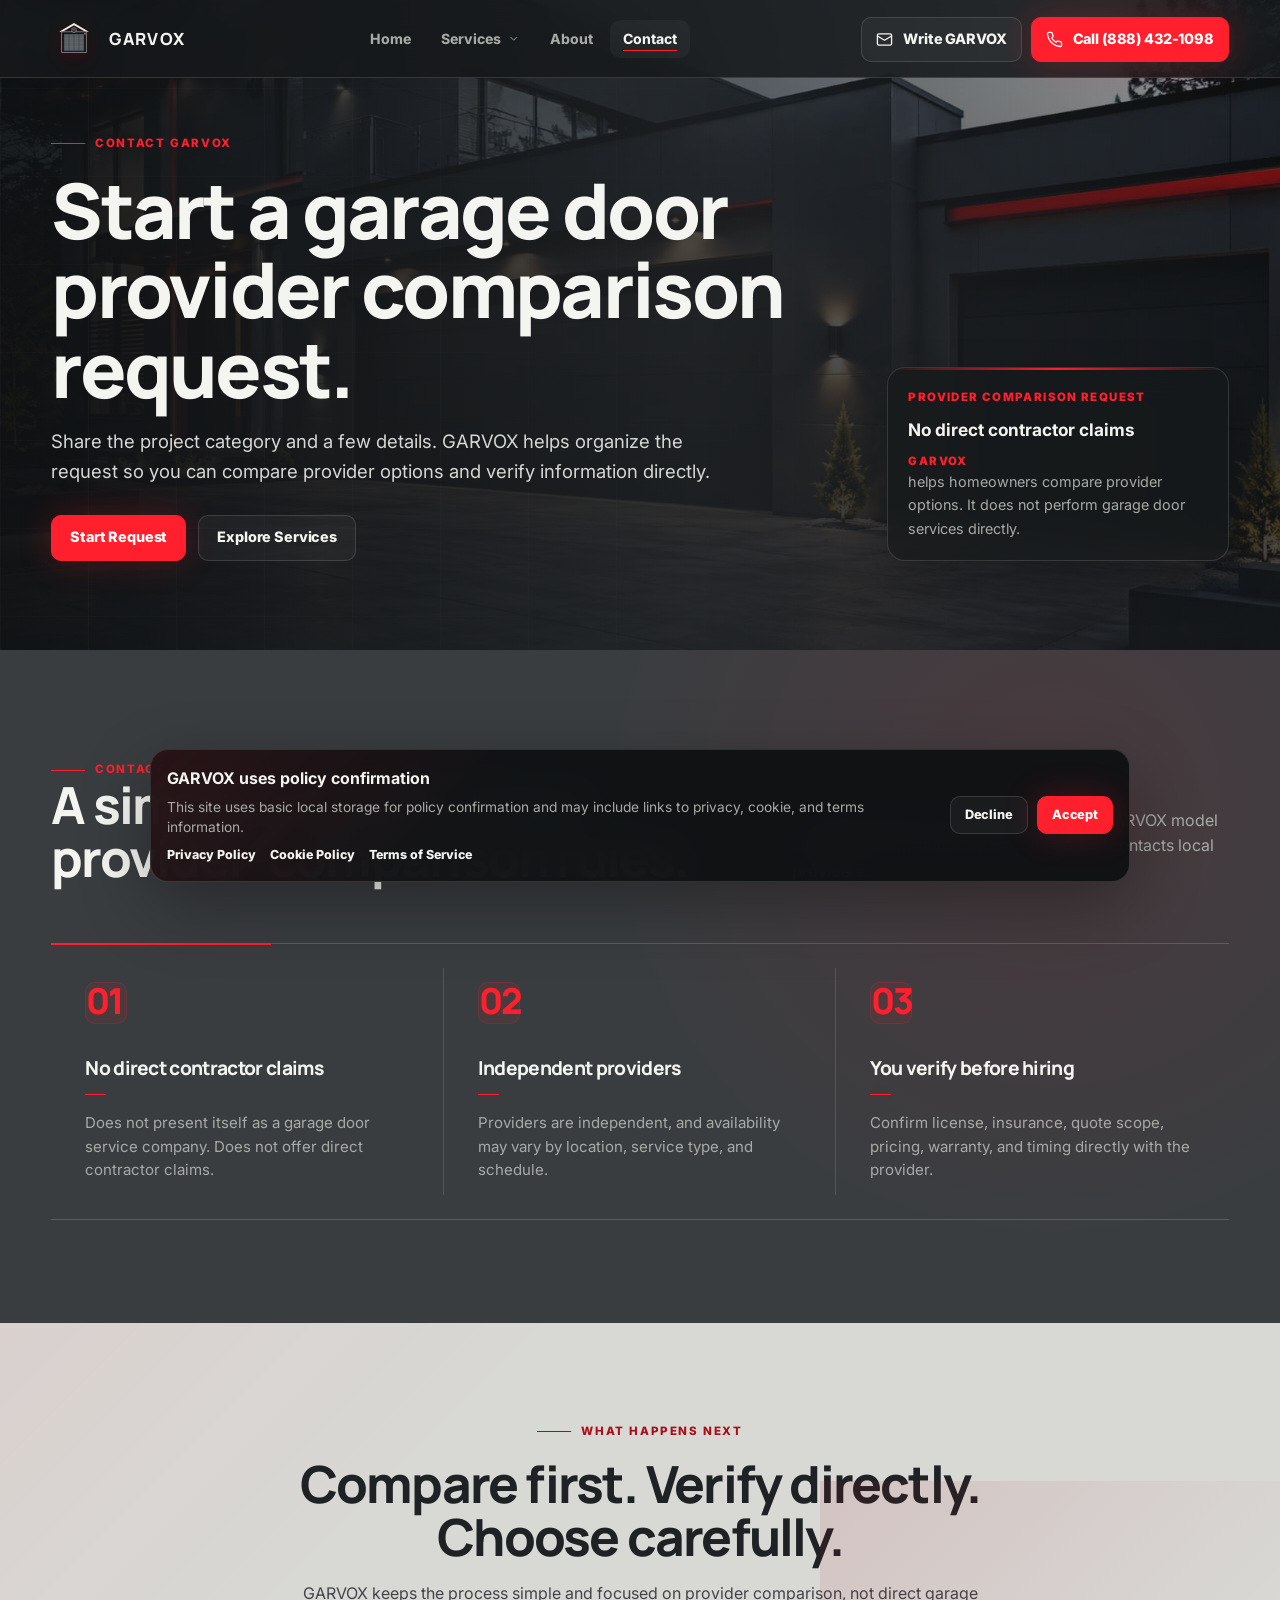
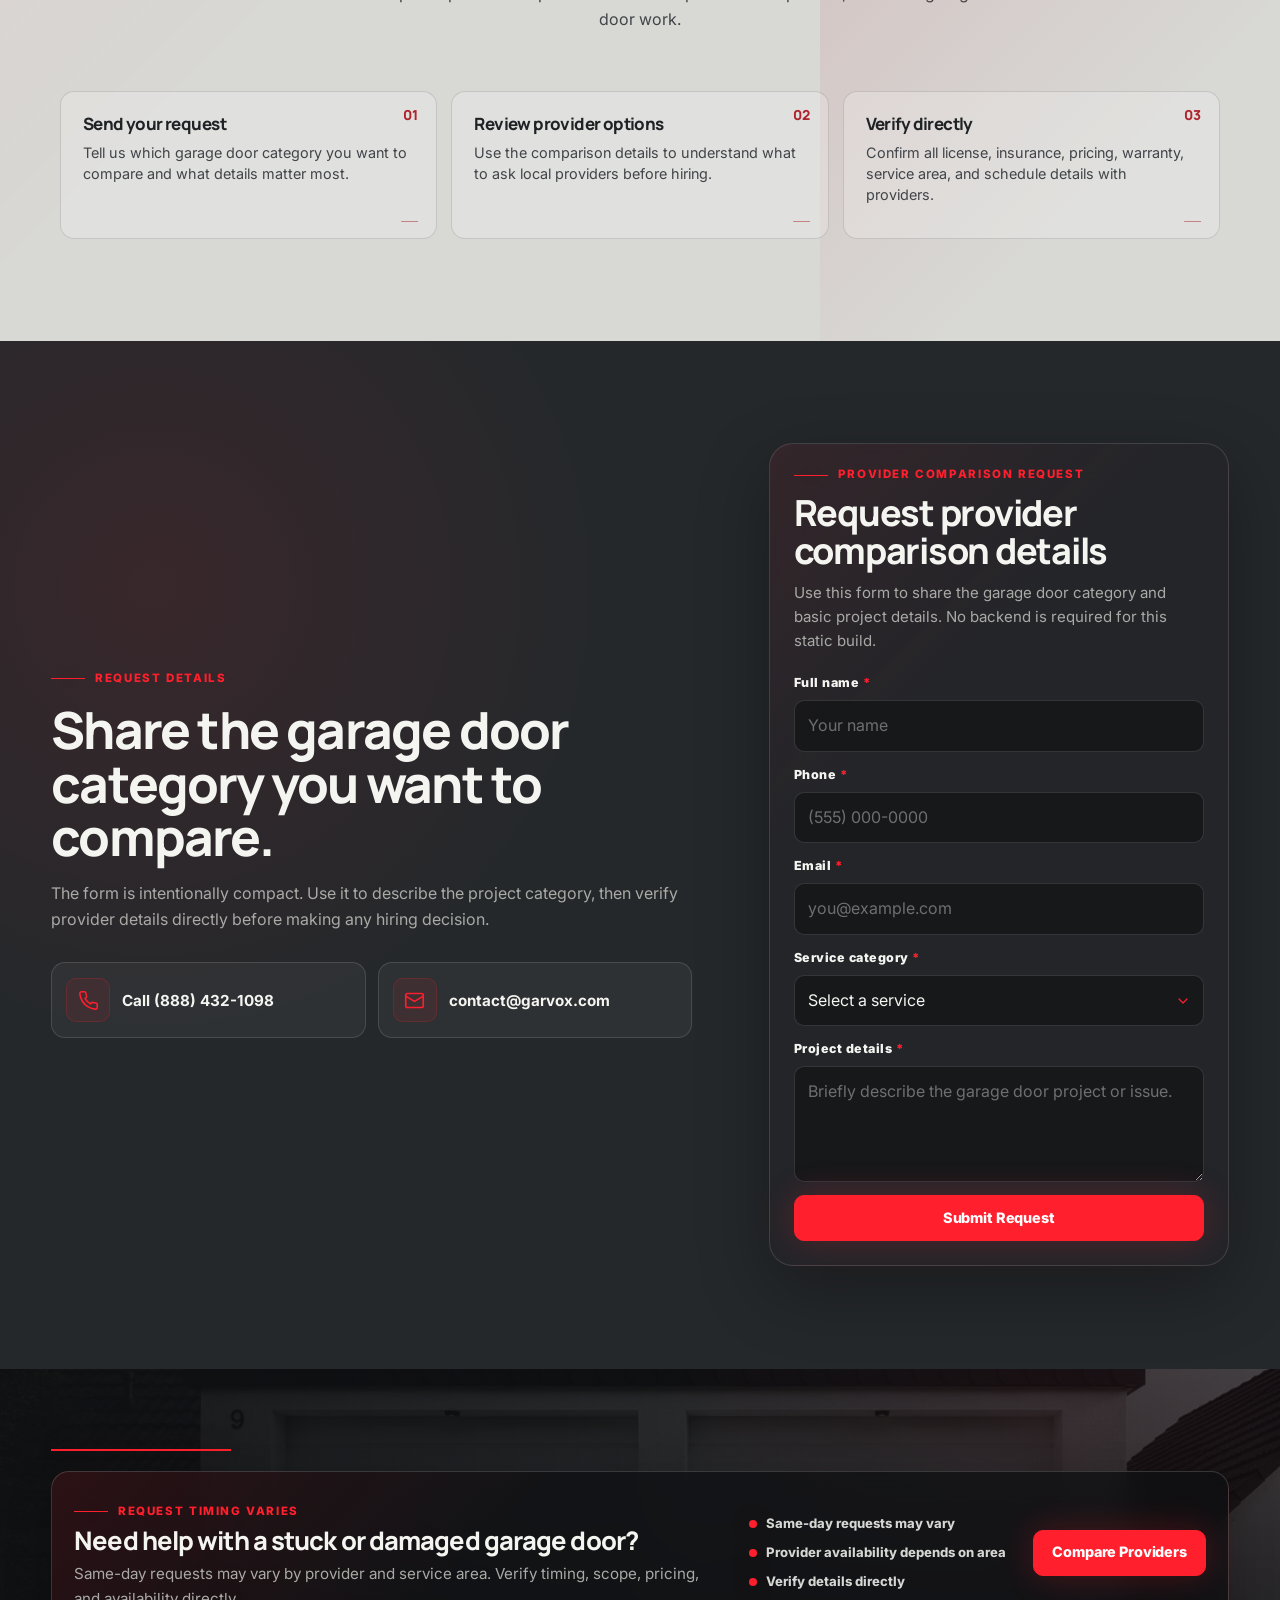
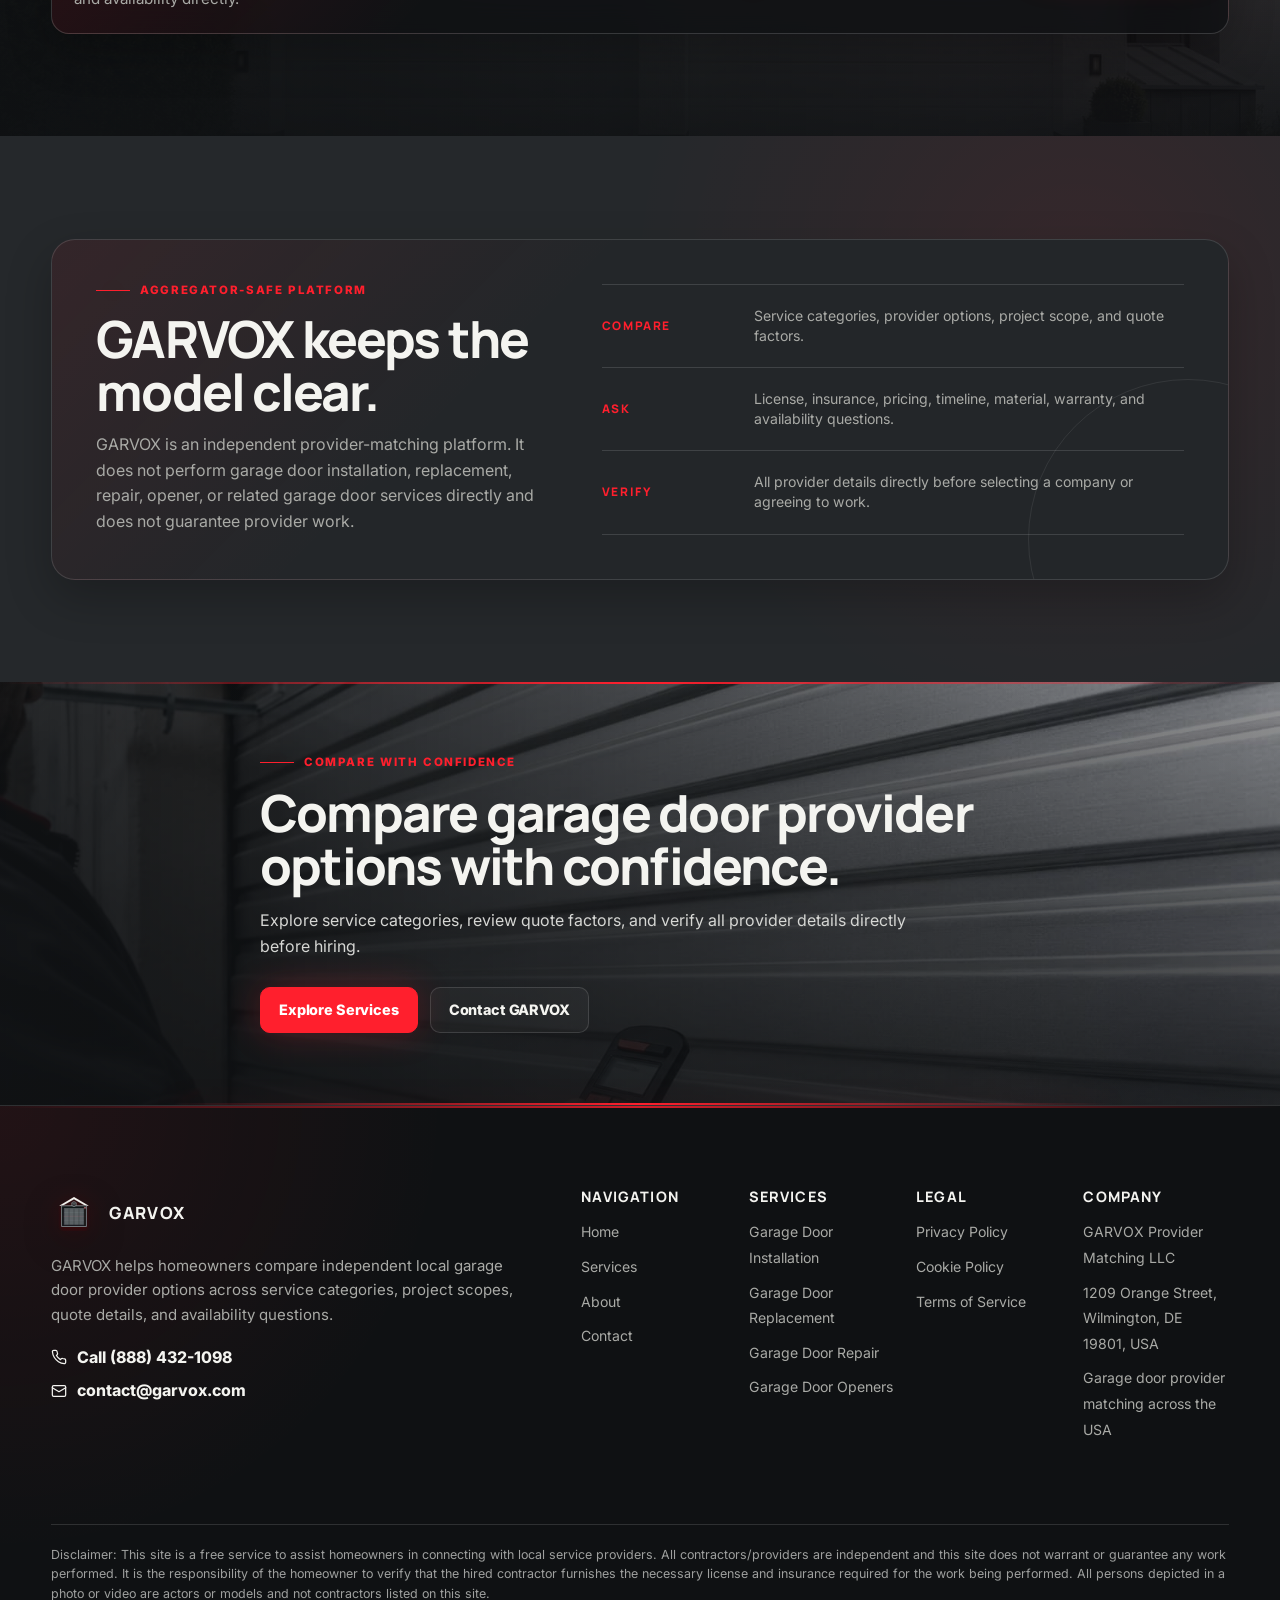
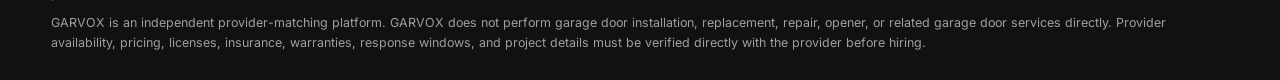
<file: contact.html>
<!DOCTYPE html>
<html lang="en">

<head>
    <meta charset="UTF-8">
    <meta name="viewport" content="width=device-width, initial-scale=1.0">

    <title>Contact GARVOX | Start a Provider Comparison Request</title>
    <meta name="description"
        content="Contact GARVOX to begin a garage door provider comparison request for installation, replacement, repair, or opener-related projects.">

<link rel="icon" href="./assets/icons/garvox-garage.svg?v=2" type="image/svg+xml" sizes="any">
<link rel="shortcut icon" href="./assets/icons/garvox-garage.svg?v=2" type="image/svg+xml">

    <link rel="preconnect" href="https://fonts.googleapis.com">
    <link rel="preconnect" href="https://fonts.gstatic.com" crossorigin>
    <link
        href="https://fonts.googleapis.com/css2?family=Inter:wght@400;500;600;700;800&family=Manrope:wght@500;600;700;800&display=swap"
        rel="stylesheet">

    <link rel="stylesheet" href="./css/style.css">
</head>

<body class="contact-page">
    <div data-site-header></div>

    <main id="main">


        <section class="page-hero page-hero--contact" aria-labelledby="contactHeroTitle">
            <img class="page-hero__image" src="./assets/images/hero-contact.jpg" alt="">
            <div class="page-hero__overlay" aria-hidden="true"></div>
            <div class="page-hero__rail" aria-hidden="true"></div>

            <div class="container-wide page-hero__inner">
                <div class="page-hero__content">
                    <span class="eyebrow">Contact GARVOX</span>

                    <h1 id="contactHeroTitle">
                        Start a garage door provider comparison request.
                    </h1>

                    <p>
                        Share the project category and a few details. <span data-company-name>GARVOX</span> helps
                        organize the
                        request so you can compare provider options and verify information directly.
                    </p>

                    <div class="button-row">
                        <a class="btn btn--accent" href="#contactForm">
                            Start Request
                        </a>

                        <a class="btn btn--ghost" href="services.html">
                            Explore Services
                        </a>
                    </div>
                </div>

                <aside class="page-hero__mini-panel" aria-label="Contact summary">
                    <span>Provider comparison request</span>
                    <strong>No direct contractor claims</strong>
                    <p>
                        <span data-company-name>GARVOX</span> helps homeowners compare provider options. It does not
                        perform garage
                        door services directly.
                    </p>
                </aside>
            </div>
        </section>


        <section class="section contact-confidence-section" aria-labelledby="confidenceTitle">
            <div class="container-wide">
                <div class="section-heading section-heading--row">
                    <div>
                        <span class="eyebrow">Contact with clarity</span>

                        <h2 id="confidenceTitle">
                            A simple request. Clear provider-comparison rules.
                        </h2>
                    </div>

                    <p>
                        The contact page is designed to keep the GARVOX model clear before any homeowner compares or
                        contacts local
                        providers.
                    </p>
                </div>

                <div class="confidence-grid">
                    <article class="confidence-card">
                        <span>01</span>
                        <h3>No direct contractor claims</h3>
                        <p>
                            Does not present itself as a garage door service
                            company. Does not offer direct contractor claims.
                        </p>
                    </article>

                    <article class="confidence-card">
                        <span>02</span>
                        <h3>Independent providers</h3>
                        <p>
                            Providers are independent, and availability may vary by location, service type, and
                            schedule.
                        </p>
                    </article>

                    <article class="confidence-card">
                        <span>03</span>
                        <h3>You verify before hiring</h3>
                        <p>
                            Confirm license, insurance, quote scope, pricing, warranty, and timing directly with the provider.

                        </p>
                    </article>
                </div>
            </div>
        </section>


        <section class="section section--light contact-next-section" aria-labelledby="nextTitle">
            <div class="container">
                <div class="section-heading section-heading--center">
                    <span class="eyebrow">What happens next</span>

                    <h2 id="nextTitle">
                        Compare first. Verify directly. Choose carefully.
                    </h2>

                    <p>
                        <span data-company-name>GARVOX</span> keeps the process simple and focused on provider
                        comparison, not
                        direct garage door work.
                    </p>
                </div>

                <div class="editorial-steps">
                    <article class="editorial-step">
                        <span>01</span>
                        <h3>Send your request</h3>
                        <p>
                            Tell us which garage door category you want to compare and what details matter most.
                        </p>
                    </article>

                    <article class="editorial-step">
                        <span>02</span>
                        <h3>Review provider options</h3>
                        <p>
                            Use the comparison details to understand what to ask local providers before hiring.
                        </p>
                    </article>

                    <article class="editorial-step">
                        <span>03</span>
                        <h3>Verify directly</h3>
                        <p>
                            Confirm all license, insurance, pricing, warranty, service area, and schedule details with
                            providers.
                        </p>
                    </article>
                </div>
            </div>
        </section>


        <section class="section contact-form-section" id="contactForm" aria-labelledby="contactFormTitle">
            <div class="container-wide contact-form-layout">
                <div class="contact-form-layout__content">
                    <span class="eyebrow">Request details</span>

                    <h2 id="contactFormTitle">
                        Share the garage door category you want to compare.
                    </h2>

                    <p>
                        The form is intentionally compact. Use it to describe the project category, then verify provider
                        details
                        directly before making any hiring decision.
                    </p>

                    <div class="contact-direct-list">
                        <a href="tel:+18884321098" data-phone-link>
                            <span aria-hidden="true">
                                <svg viewBox="0 0 24 24">
                                    <path
                                        d="M22 16.92v3a2 2 0 0 1-2.18 2A19.8 19.8 0 0 1 11.19 19 19.5 19.5 0 0 1 5 12.81 19.8 19.8 0 0 1 2.11 4.18 2 2 0 0 1 4.1 2h3a2 2 0 0 1 2 1.72c.13.96.35 1.89.66 2.78a2 2 0 0 1-.45 2.11L8.1 9.82a16 16 0 0 0 6.08 6.08l1.21-1.21a2 2 0 0 1 2.11-.45c.89.31 1.82.53 2.78.66A2 2 0 0 1 22 16.92Z">
                                    </path>
                                </svg>
                            </span>
                            <strong data-phone-text>Call (888) 432-1098</strong>
                        </a>

                        <a href="mailto:contact@garvox.com" data-email-link>
                            <span aria-hidden="true">
                                <svg viewBox="0 0 24 24">
                                    <path d="M4 4h16a2 2 0 0 1 2 2v12a2 2 0 0 1-2 2H4a2 2 0 0 1-2-2V6a2 2 0 0 1 2-2Z">
                                    </path>
                                    <path d="m22 7-10 6L2 7"></path>
                                </svg>
                            </span>
                            <strong data-email-text>contact@garvox.com</strong>
                        </a>
                    </div>
                </div>

                <div data-form="contact"></div>
            </div>
        </section>


        <section class="section contact-urgency-section" aria-labelledby="contactUrgencyTitle">
            <div class="container-wide">
                <div data-urgency-strip></div>
            </div>
        </section>


        <section class="section trust-block-section" aria-labelledby="trustBlockTitle">
            <div class="container-wide trust-block">
                <div class="trust-block__content">
                    <span class="eyebrow">Aggregator-safe platform</span>

                    <h2 id="trustBlockTitle">
                        GARVOX keeps the model clear.
                    </h2>

                    <p>
                        <span data-company-name>GARVOX</span> is an independent provider-matching platform. It does not
                        perform
                        garage door installation, replacement, repair, opener, or related garage door services directly
                        and does
                        not guarantee provider work.
                    </p>
                </div>

                <div class="trust-block__grid">
                    <article>
                        <span>Compare</span>
                        <p>Service categories, provider options, project scope, and quote factors.</p>
                    </article>

                    <article>
                        <span>Ask</span>
                        <p>License, insurance, pricing, timeline, material, warranty, and availability questions.</p>
                    </article>

                    <article>
                        <span>Verify</span>
                        <p>All provider details directly before selecting a company or agreeing to work.</p>
                    </article>
                </div>
            </div>
        </section>


        <div data-red-line-cta="default"></div>
    </main>

    <div data-site-footer></div>
    <div data-policy-banner></div>

    <script src="./js/config.js"></script>
    <script src="./js/main.js"></script>
    <script src="./js/contact.js"></script>
</body>

</html>
</file>
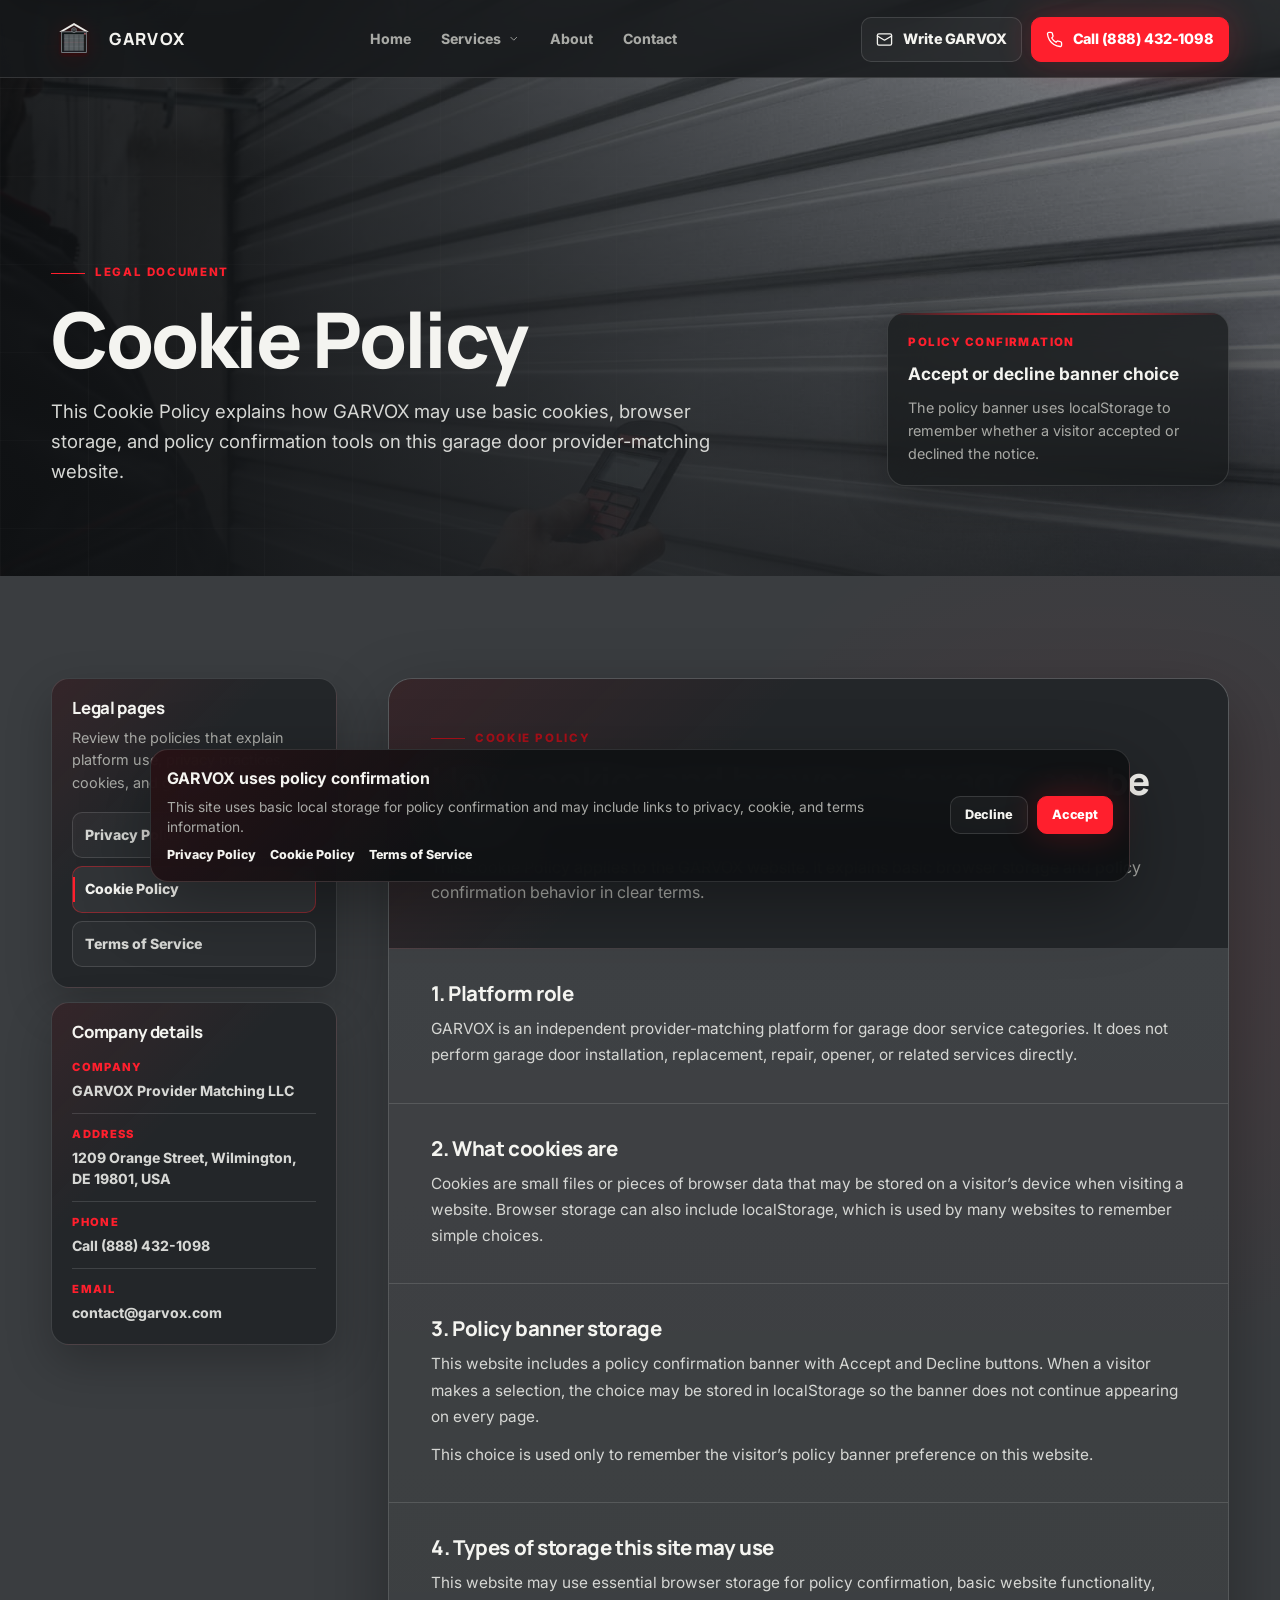
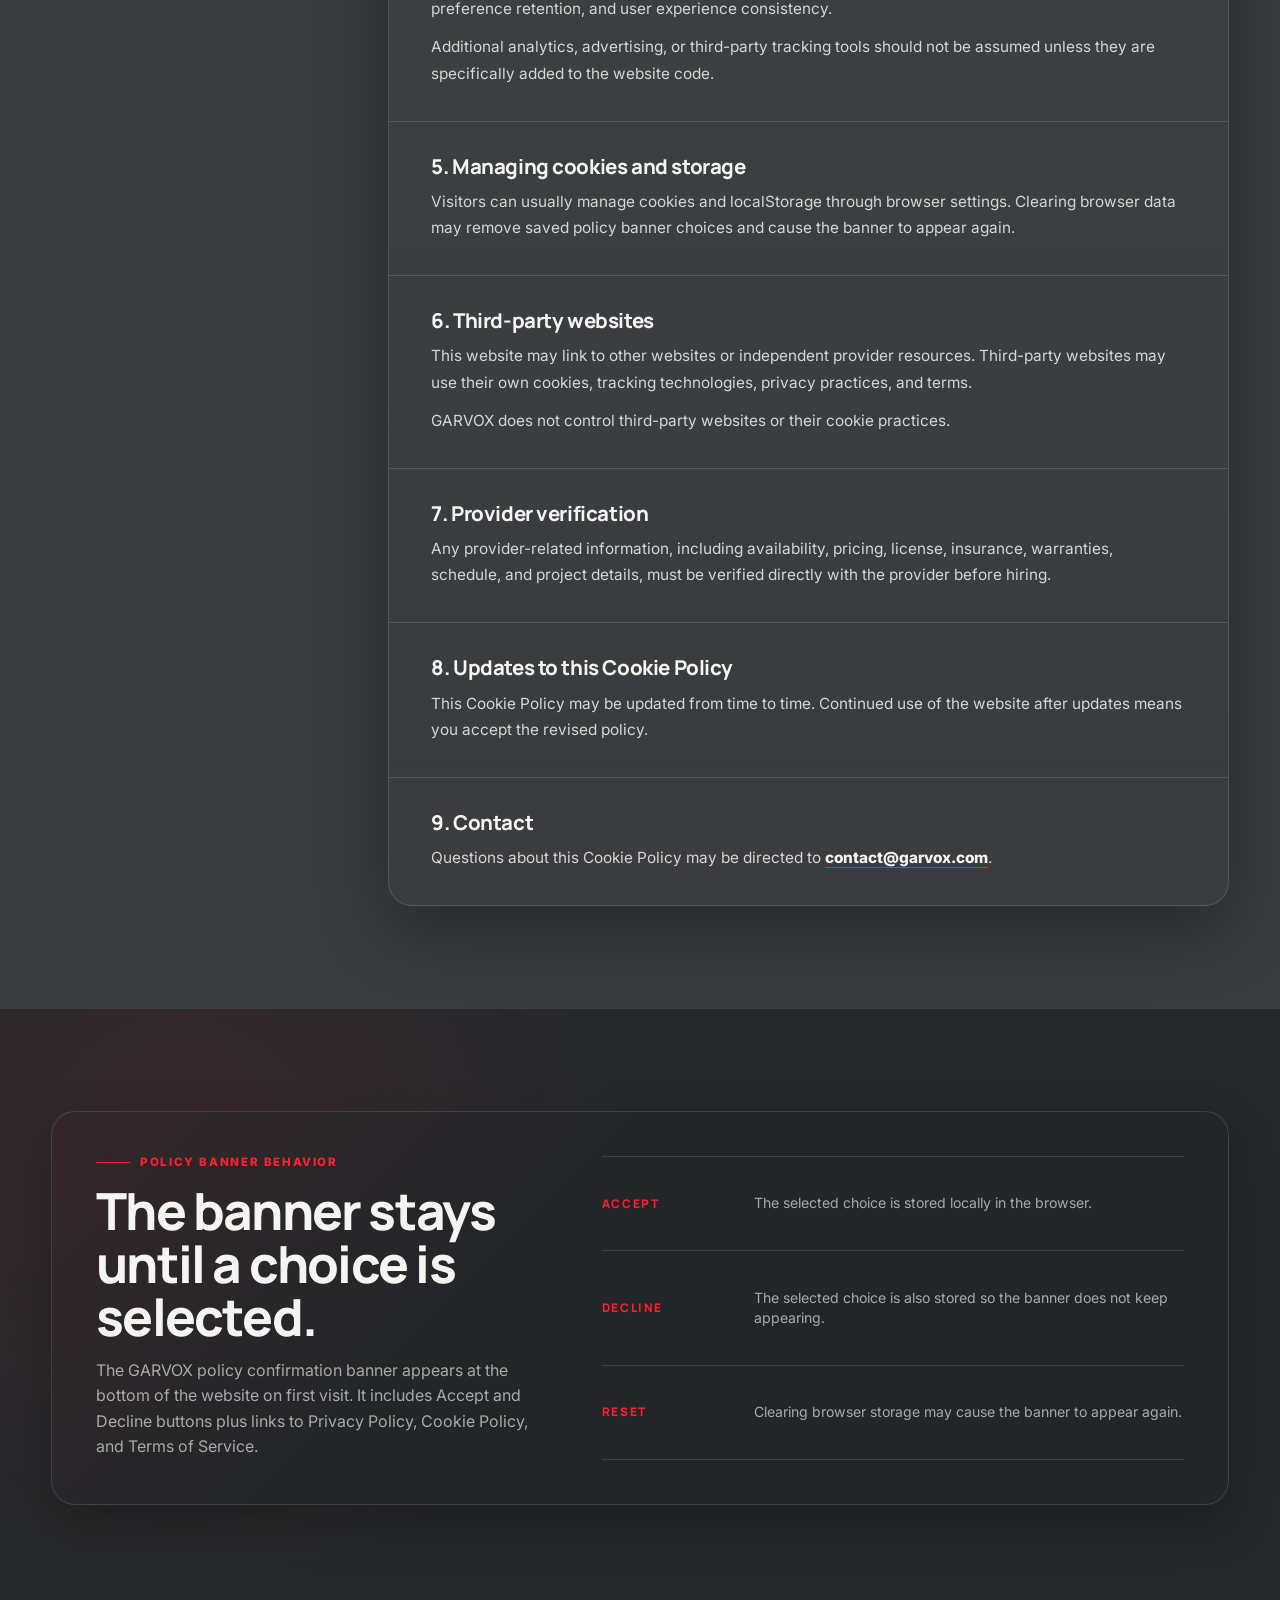
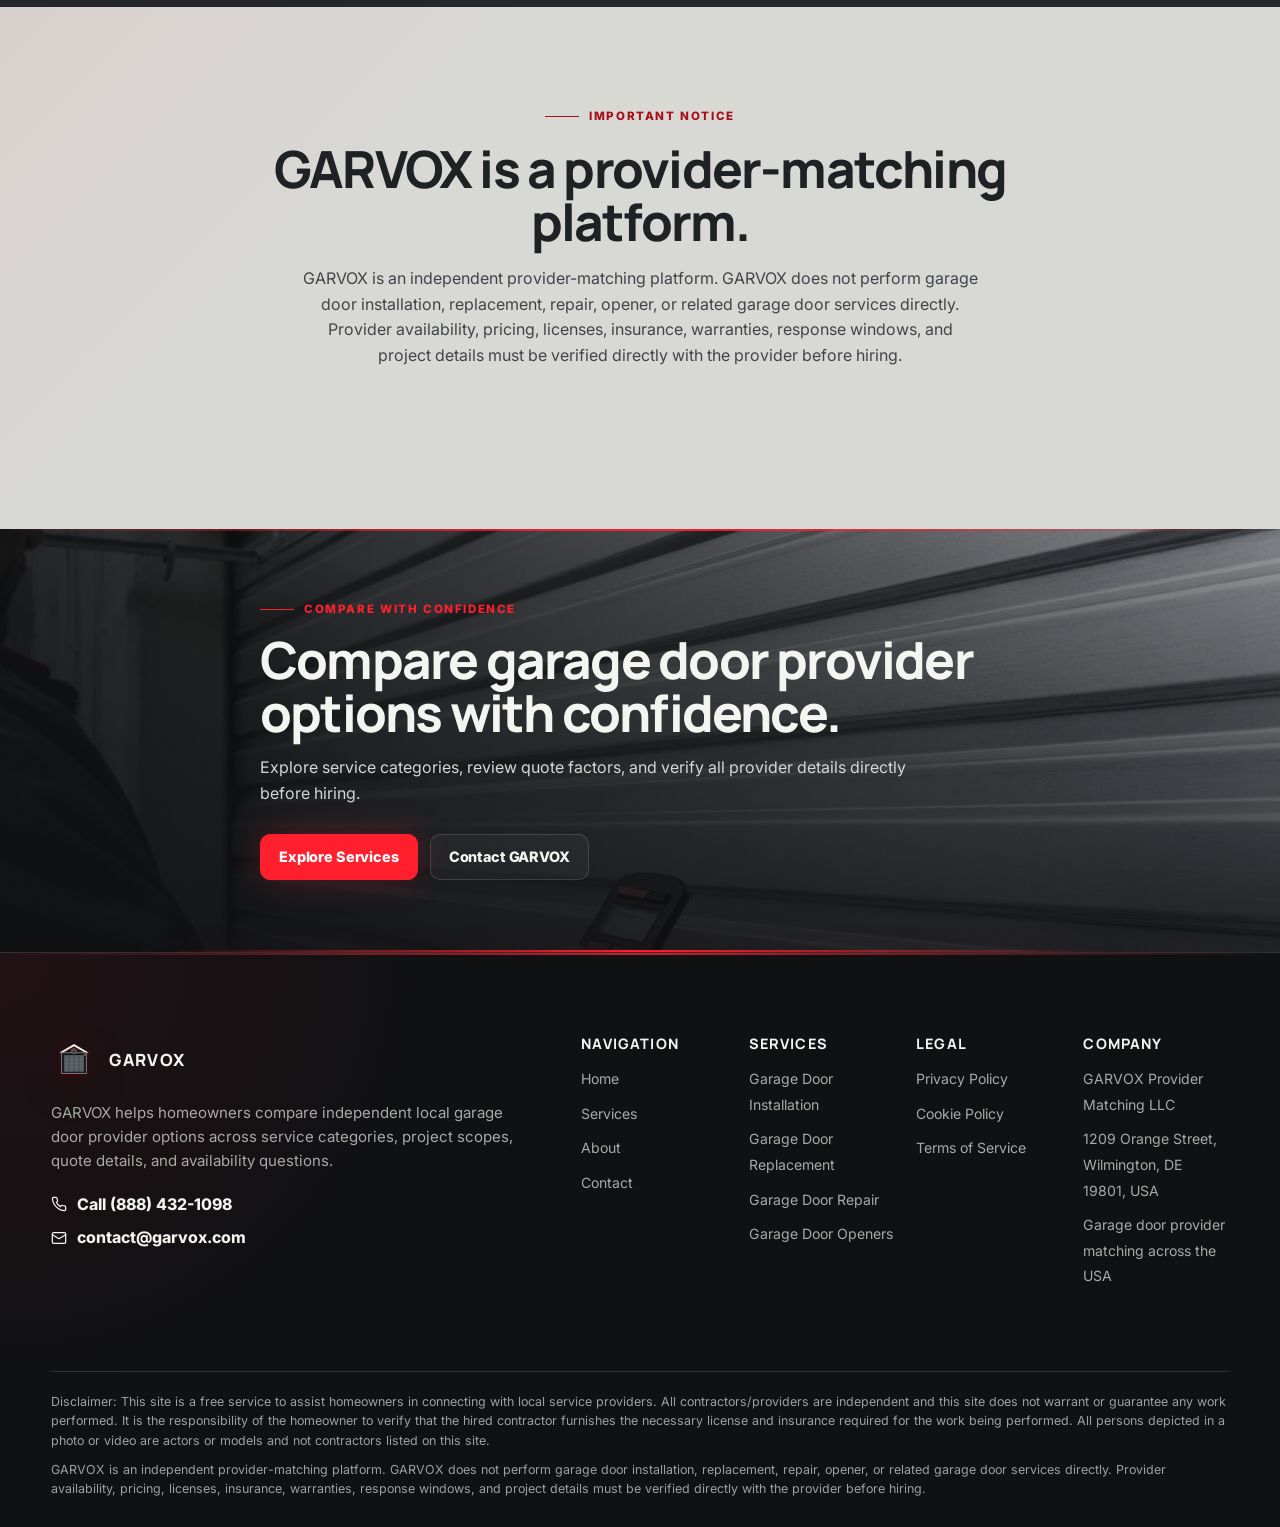
<file: cookie-policy.html>
<!DOCTYPE html>
<html lang="en">

<head>
    <meta charset="UTF-8">
    <meta name="viewport" content="width=device-width, initial-scale=1.0">

    <title>Cookie Policy | GARVOX</title>
    <meta name="description"
        content="Read the GARVOX Cookie Policy and learn how policy confirmation is handled on this website.">

<link rel="icon" href="./assets/icons/garvox-garage.svg?v=2" type="image/svg+xml" sizes="any">
<link rel="shortcut icon" href="./assets/icons/garvox-garage.svg?v=2" type="image/svg+xml">

    <link rel="preconnect" href="https://fonts.googleapis.com">
    <link rel="preconnect" href="https://fonts.gstatic.com" crossorigin>
    <link
        href="https://fonts.googleapis.com/css2?family=Inter:wght@400;500;600;700;800&family=Manrope:wght@500;600;700;800&display=swap"
        rel="stylesheet">

    <link rel="stylesheet" href="./css/style.css">
</head>

<body class="legal-page">
    <div data-site-header></div>

    <main id="main">


        <section class="page-hero legal-hero" aria-labelledby="cookieHeroTitle">
            <img class="page-hero__image" src="./assets/images/cta-garage-door.jpg" alt="">
            <div class="page-hero__overlay" aria-hidden="true"></div>
            <div class="page-hero__rail" aria-hidden="true"></div>

            <div class="container-wide page-hero__inner">
                <div class="page-hero__content">
                    <span class="eyebrow">Legal document</span>

                    <h1 id="cookieHeroTitle">
                        Cookie Policy
                    </h1>

                    <p>
                        This Cookie Policy explains how <span data-company-name>GARVOX</span> may use basic cookies,
                        browser
                        storage, and policy confirmation tools on this garage door provider-matching website.
                    </p>
                </div>

                <aside class="page-hero__mini-panel" aria-label="Cookie policy summary">
                    <span>Policy confirmation</span>
                    <strong>Accept or decline banner choice</strong>
                    <p>
                        The policy banner uses localStorage to remember whether a visitor accepted or declined the
                        notice.
                    </p>
                </aside>
            </div>
        </section>


        <section class="section legal-content-section" aria-labelledby="cookieContentTitle">
            <div class="container-wide legal-layout">
                <aside class="legal-sidebar" aria-label="Legal navigation">
                    <div class="legal-sidebar-card">
                        <h2>Legal pages</h2>

                        <p>
                            Review the policies that explain platform use, privacy practices, cookies, and general
                            terms.
                        </p>

                        <nav class="legal-nav" aria-label="Legal document links">
                            <a href="privacy-policy.html">
                                Privacy Policy
                            </a>

                            <a class="is-active" href="cookie-policy.html" aria-current="page">
                                Cookie Policy
                            </a>

                            <a href="terms-of-service.html">
                                Terms of Service
                            </a>
                        </nav>
                    </div>

                    <div class="legal-sidebar-card">
                        <h2>Company details</h2>

                        <ul class="legal-contact-list">
                            <li>
                                <span>Company</span>
                                <strong data-company-id>GARVOX Provider Matching LLC</strong>
                            </li>

                            <li>
                                <span>Address</span>
                                <strong data-address-text>1209 Orange Street, Wilmington, DE 19801, USA</strong>
                            </li>

                            <li>
                                <span>Phone</span>
                                <a href="tel:+18884321098" data-phone-link data-phone-text>
                                    Call (888) 432-1098
                                </a>
                            </li>

                            <li>
                                <span>Email</span>
                                <a href="mailto:contact@garvox.com" data-email-link data-email-text>
                                    contact@garvox.com
                                </a>
                            </li>
                        </ul>
                    </div>
                </aside>

                <article class="legal-document">
                    <header class="legal-document__header">
                        <span class="eyebrow">Cookie Policy</span>

                        <h2 id="cookieContentTitle">
                            How cookies and browser storage may be used
                        </h2>

                        <p>
                            This Cookie Policy applies to the <span data-company-name>GARVOX</span> website. It explains
                            basic browser
                            storage and policy confirmation behavior in clear terms.
                        </p>
                    </header>

                    <div class="legal-document__body">
                        <section>
                            <h3>1. Platform role</h3>

                            <p>
                                <span data-company-name>GARVOX</span> is an independent provider-matching platform for
                                garage door
                                service categories. It does not perform garage door installation, replacement, repair,
                                opener, or related
                                services directly.
                            </p>
                        </section>

                        <section>
                            <h3>2. What cookies are</h3>

                            <p>
                                Cookies are small files or pieces of browser data that may be stored on a visitor’s
                                device when visiting
                                a website. Browser storage can also include localStorage, which is used by many websites
                                to remember
                                simple choices.
                            </p>
                        </section>

                        <section>
                            <h3>3. Policy banner storage</h3>

                            <p>
                                This website includes a policy confirmation banner with Accept and Decline buttons. When
                                a visitor makes
                                a selection, the choice may be stored in localStorage so the banner does not continue
                                appearing on every
                                page.
                            </p>

                            <p>
                                This choice is used only to remember the visitor’s policy banner preference on this
                                website.
                            </p>
                        </section>

                        <section>
                            <h3>4. Types of storage this site may use</h3>

                            <p>
                                This website may use essential browser storage for policy confirmation, basic website
                                functionality,
                                preference retention, and user experience consistency.
                            </p>

                            <p>
                                Additional analytics, advertising, or third-party tracking tools should not be assumed
                                unless they are
                                specifically added to the website code.
                            </p>
                        </section>

                        <section>
                            <h3>5. Managing cookies and storage</h3>

                            <p>
                                Visitors can usually manage cookies and localStorage through browser settings. Clearing
                                browser data may
                                remove saved policy banner choices and cause the banner to appear again.
                            </p>
                        </section>

                        <section>
                            <h3>6. Third-party websites</h3>

                            <p>
                                This website may link to other websites or independent provider resources. Third-party
                                websites may use
                                their own cookies, tracking technologies, privacy practices, and terms.
                            </p>

                            <p>
                                <span data-company-name>GARVOX</span> does not control third-party websites or their
                                cookie practices.
                            </p>
                        </section>

                        <section>
                            <h3>7. Provider verification</h3>

                            <p>
                                Any provider-related information, including availability, pricing, license, insurance,
                                warranties,
                                schedule, and project details, must be verified directly with the provider before
                                hiring.
                            </p>
                        </section>

                        <section>
                            <h3>8. Updates to this Cookie Policy</h3>

                            <p>
                                This Cookie Policy may be updated from time to time. Continued use of the website after
                                updates means
                                you accept the revised policy.
                            </p>
                        </section>

                        <section>
                            <h3>9. Contact</h3>

                            <p>
                                Questions about this Cookie Policy may be directed to <a
                                    href="mailto:contact@garvox.com" data-email-link
                                    data-email-text>contact@garvox.com</a>.
                            </p>
                        </section>
                    </div>
                </article>
            </div>
        </section>


        <section class="section policy-explanation-section" aria-labelledby="policyBannerTitle">
            <div class="container-wide trust-block">
                <div class="trust-block__content">
                    <span class="eyebrow">Policy banner behavior</span>

                    <h2 id="policyBannerTitle">
                        The banner stays until a choice is selected.
                    </h2>

                    <p>
                        The GARVOX policy confirmation banner appears at the bottom of the website on first visit. It
                        includes
                        Accept and Decline buttons plus links to Privacy Policy, Cookie Policy, and Terms of Service.
                    </p>
                </div>

                <div class="trust-block__grid">
                    <article>
                        <span>Accept</span>
                        <p>The selected choice is stored locally in the browser.</p>
                    </article>

                    <article>
                        <span>Decline</span>
                        <p>The selected choice is also stored so the banner does not keep appearing.</p>
                    </article>

                    <article>
                        <span>Reset</span>
                        <p>Clearing browser storage may cause the banner to appear again.</p>
                    </article>
                </div>
            </div>
        </section>


        <section class="section section--light legal-notice-section" aria-labelledby="cookieNoticeTitle">
            <div class="container">
                <div class="section-heading section-heading--center">
                    <span class="eyebrow">Important notice</span>

                    <h2 id="cookieNoticeTitle">
                        GARVOX is a provider-matching platform.
                    </h2>

                    <p data-legal-notice>
                        GARVOX is an independent provider-matching platform. GARVOX does not perform garage door
                        installation,
                        replacement, repair, opener, or related garage door services directly. Provider availability,
                        pricing,
                        licenses, insurance, warranties, response windows, and project details must be verified directly
                        with the
                        provider before hiring.
                    </p>
                </div>
            </div>
        </section>


        <div data-red-line-cta="default"></div>
    </main>

    <div data-site-footer></div>
    <div data-policy-banner></div>

    <script src="./js/config.js"></script>
    <script src="./js/main.js"></script>
    <script src="./js/legal.js"></script>
</body>

</html>
</file>
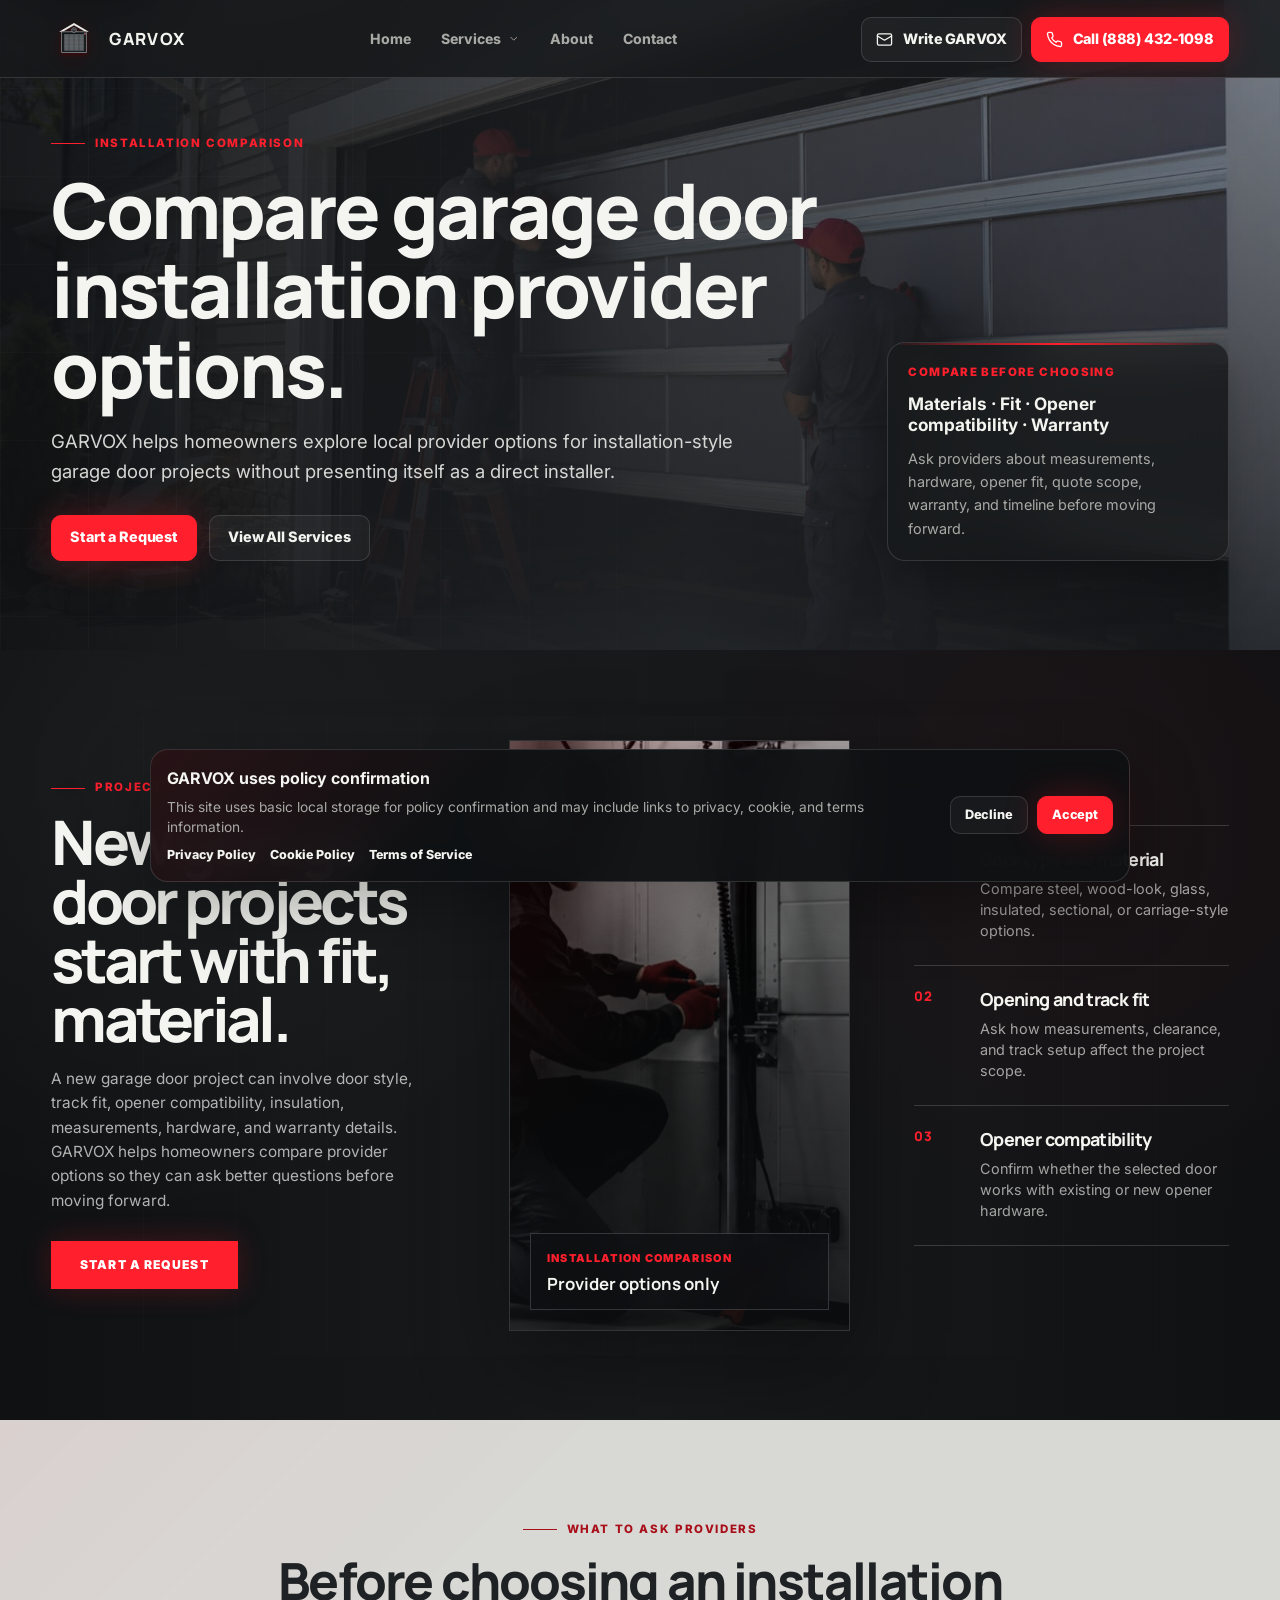
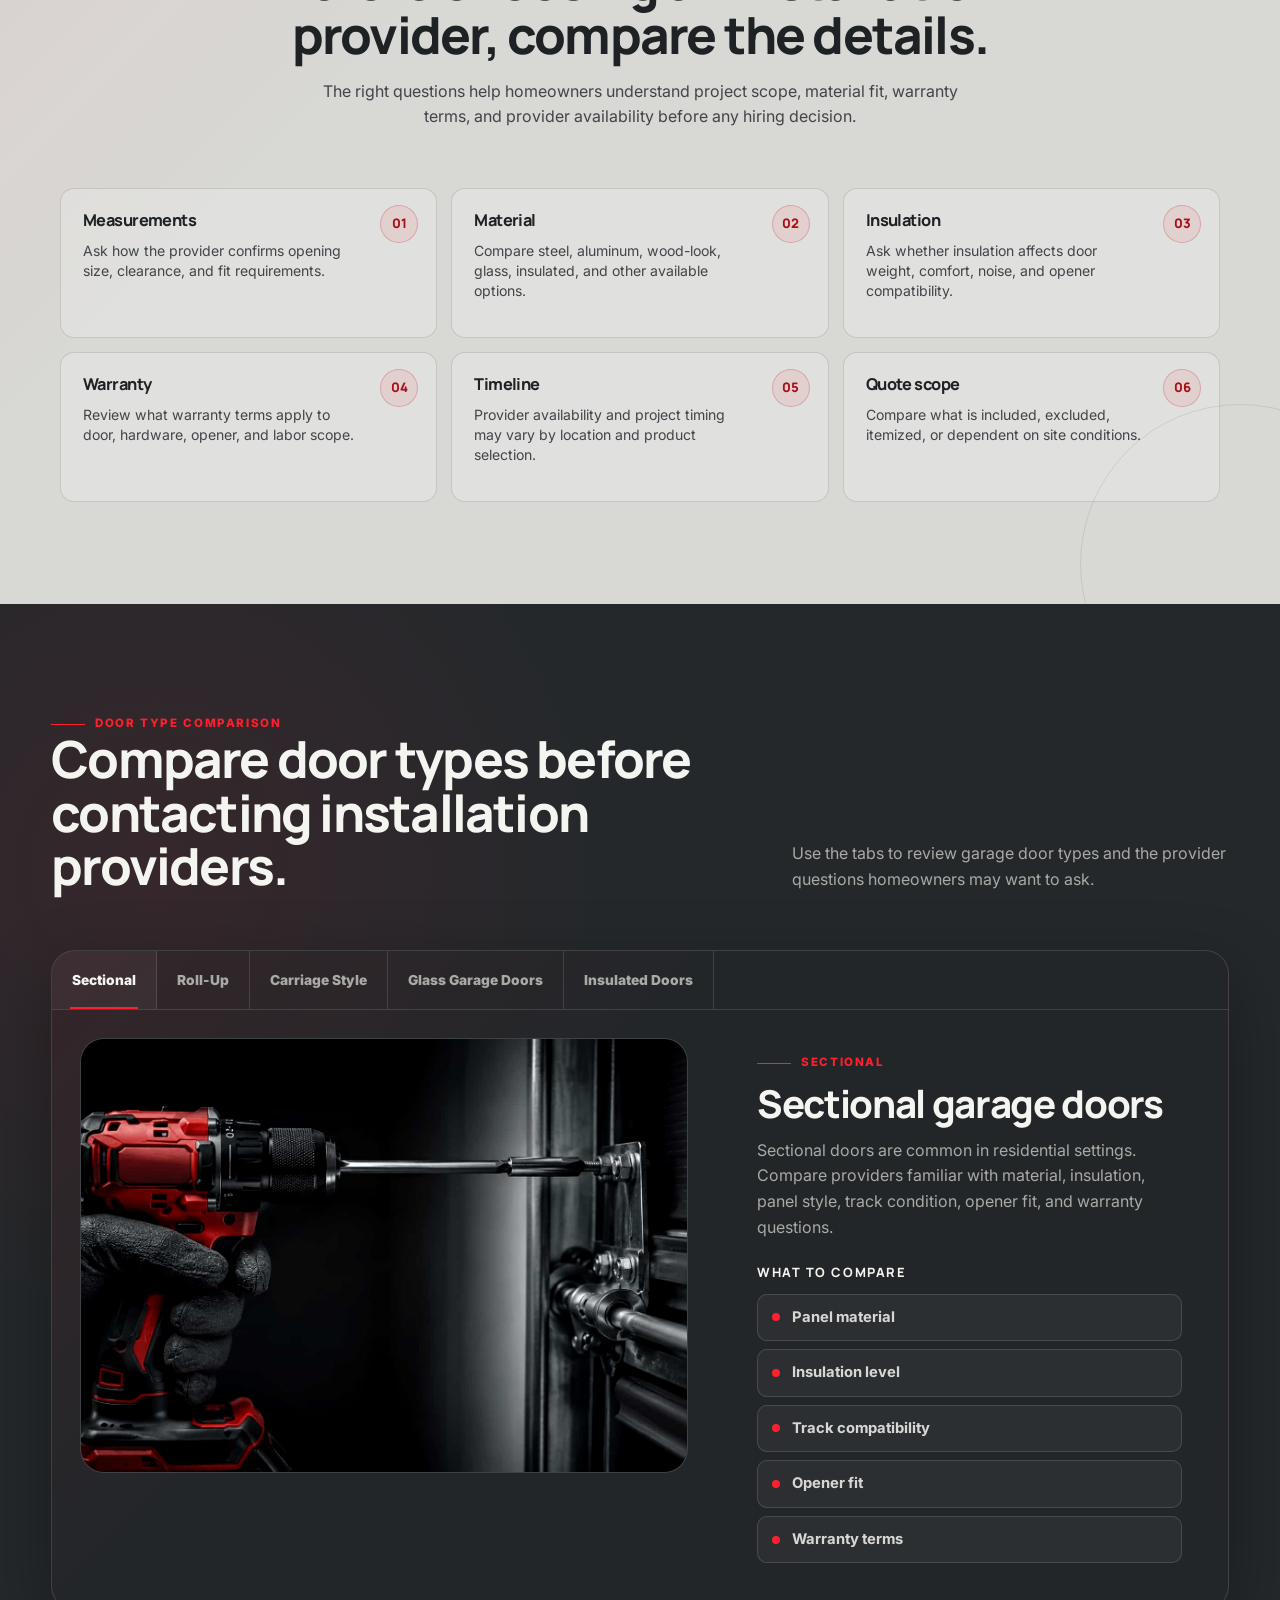
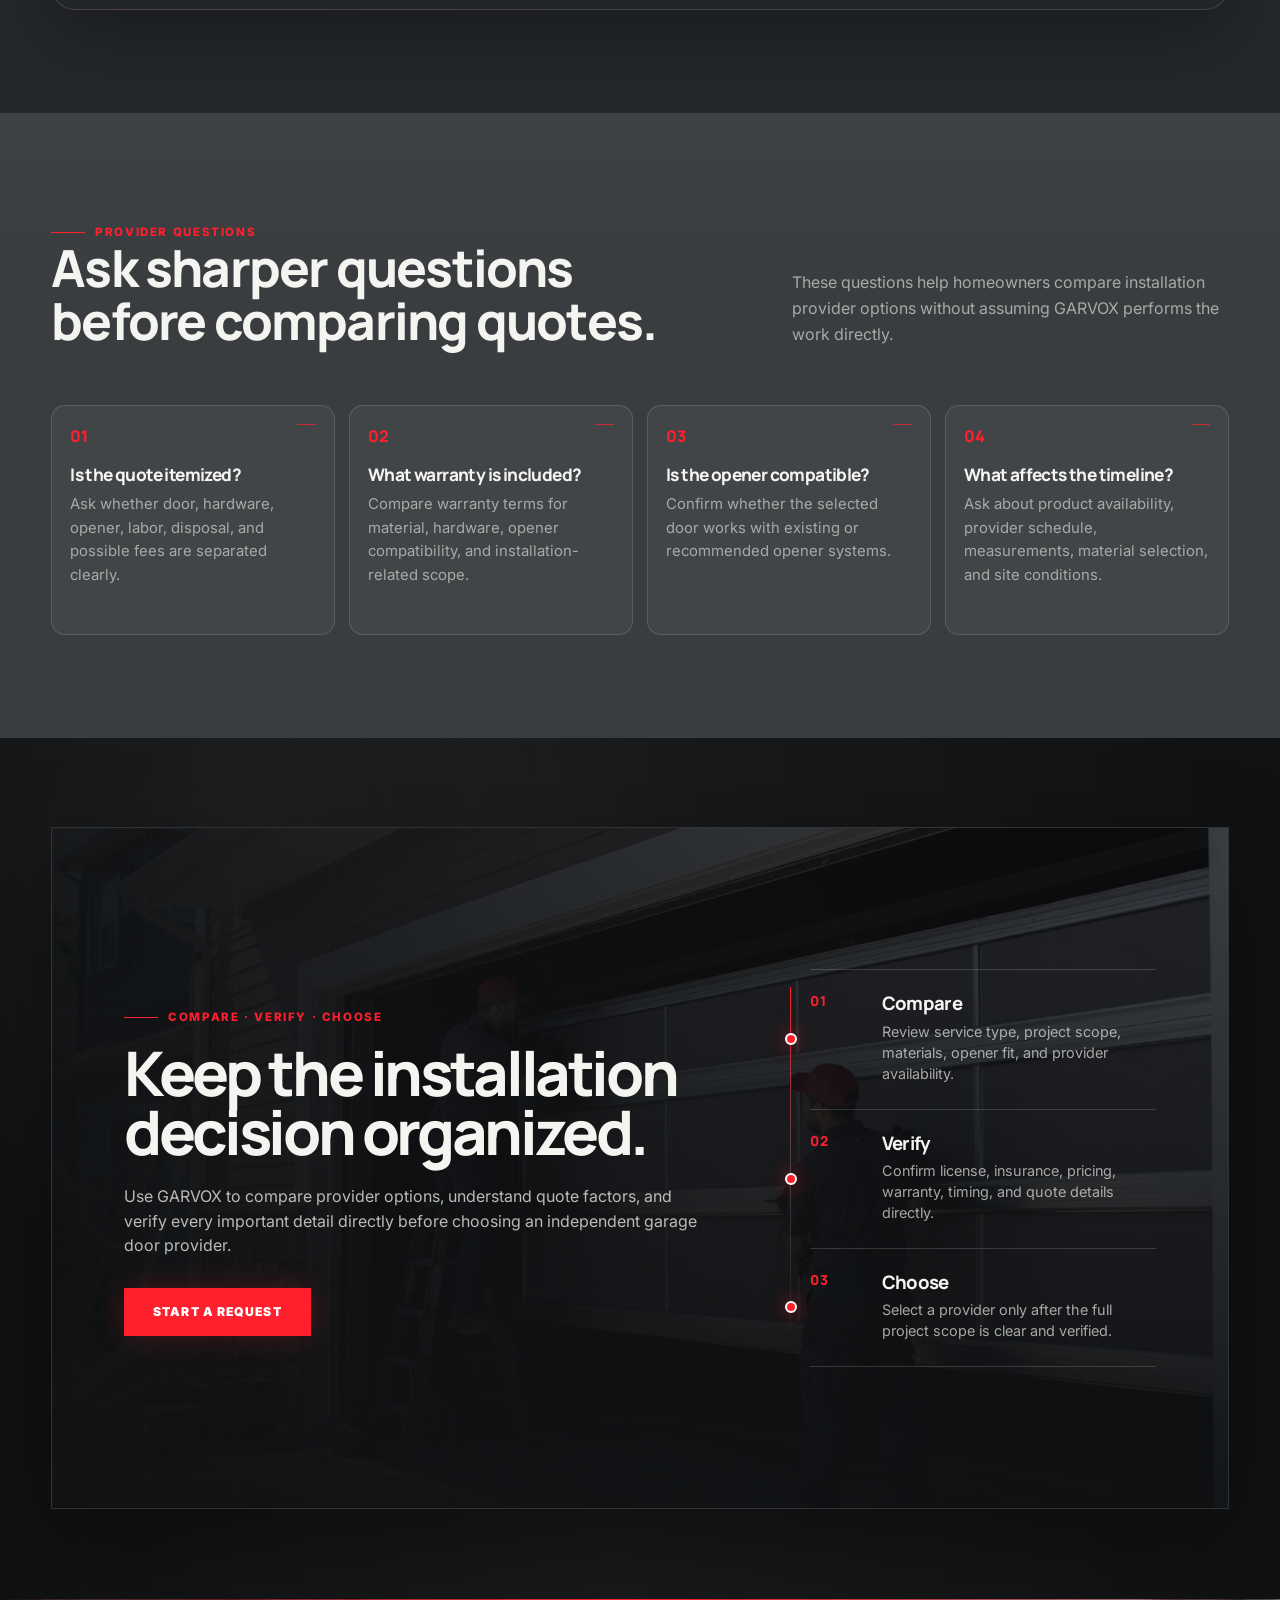
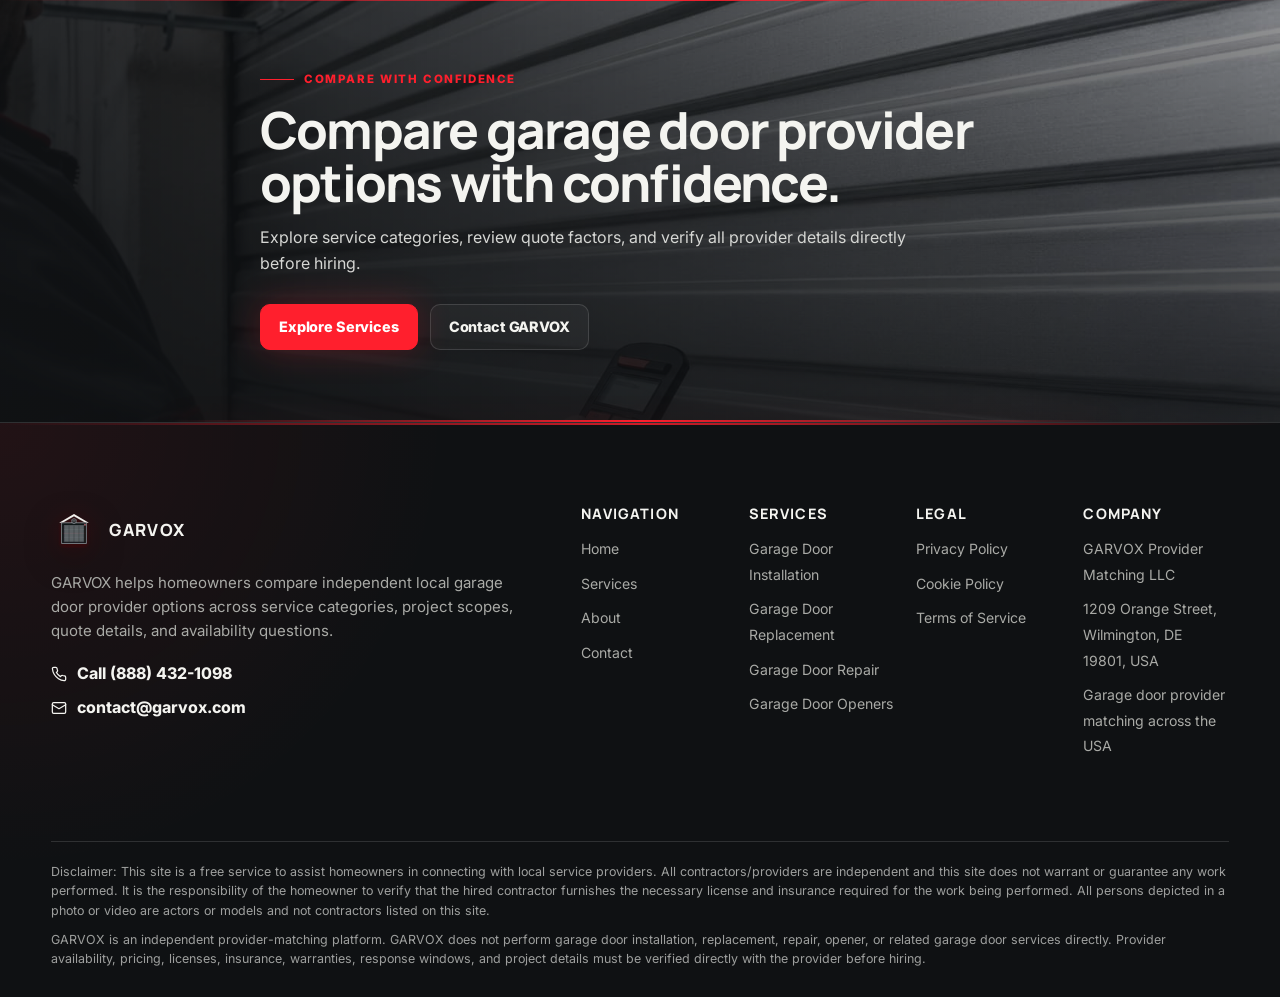
<file: garage-door-installation.html>
<!DOCTYPE html>
<html lang="en">

<head>
    <meta charset="UTF-8">
    <meta name="viewport" content="width=device-width, initial-scale=1.0">

    <title>Garage Door Installation Provider Comparison | GARVOX</title>
    <meta name="description"
        content="Compare independent provider options for garage door installation projects, including materials, fit, opener compatibility, and warranty questions.">

<link rel="icon" href="./assets/icons/garvox-garage.svg?v=2" type="image/svg+xml" sizes="any">
<link rel="shortcut icon" href="./assets/icons/garvox-garage.svg?v=2" type="image/svg+xml">

    <link rel="preconnect" href="https://fonts.googleapis.com">
    <link rel="preconnect" href="https://fonts.gstatic.com" crossorigin>
    <link
        href="https://fonts.googleapis.com/css2?family=Inter:wght@400;500;600;700;800&family=Manrope:wght@500;600;700;800&display=swap"
        rel="stylesheet">

    <link rel="stylesheet" href="./css/style.css">
</head>

<body class="service-detail-page" data-service-id="installation">
    <div data-site-header></div>

    <main id="main">


        <section class="page-hero service-hero service-hero--installation" aria-labelledby="installationHeroTitle">
            <img class="page-hero__image" src="./assets/images/hero-installation.jpg" alt="">
            <div class="page-hero__overlay" aria-hidden="true"></div>
            <div class="page-hero__rail" aria-hidden="true"></div>

            <div class="container-wide page-hero__inner">
                <div class="page-hero__content">
                    <span class="eyebrow">Installation comparison</span>

                    <h1 id="installationHeroTitle">
                        Compare garage door installation provider options.
                    </h1>

                    <p>
                        <span data-company-name>GARVOX</span> helps homeowners explore local provider options for
                        installation-style garage door projects without presenting itself as a direct installer.
                    </p>

                    <div class="button-row">
                        <a class="btn btn--accent" href="contact.html">
                            Start a Request
                        </a>

                        <a class="btn btn--ghost" href="services.html">
                            View All Services
                        </a>
                    </div>
                </div>

                <aside class="page-hero__mini-panel" aria-label="Installation comparison summary">
                    <span>Compare before choosing</span>
                    <strong>Materials · Fit · Opener compatibility · Warranty</strong>
                    <p>
                        Ask providers about measurements, hardware, opener fit, quote scope, warranty, and timeline
                        before moving
                        forward.
                    </p>
                </aside>
            </div>
        </section>


    <section class="section service-overview-section install-brief-section" aria-labelledby="installationOverviewTitle">
        <div class="container-wide install-brief">
            <div class="install-brief__intro">
                <span class="eyebrow">Project overview</span>

                <h2 id="installationOverviewTitle">
                    New garage door projects start with fit, material.
                </h2>

                <p>
                    A new garage door project can involve door style, track fit, opener compatibility, insulation,
                    measurements, hardware, and warranty details. <span data-company-name>GARVOX</span> helps homeowners
                    compare provider options so they can ask better questions before moving forward.
                </p>

                <a class="install-brief__button" href="contact.html">
                    Start a Request
                </a>
            </div>

            <figure class="install-brief__media">
                <img src="./assets/images/service-installation.jpg" alt="Garage door installation project detail">

                <span class="install-brief__scan" aria-hidden="true"></span>

                <figcaption class="install-brief__badge">
                    <span>Installation comparison</span>
                    <strong>Provider options only</strong>
                </figcaption>
            </figure>

            <div class="install-brief__specs" aria-label="Garage door installation comparison factors">
                <article class="install-brief__spec">
                    <span>01</span>
                    <div>
                        <h3>Door type and material</h3>
                        <p>Compare steel, wood-look, glass, insulated, sectional, or carriage-style options.</p>
                    </div>
                </article>

                <article class="install-brief__spec">
                    <span>02</span>
                    <div>
                        <h3>Opening and track fit</h3>
                        <p>Ask how measurements, clearance, and track setup affect the project scope.</p>
                    </div>
                </article>

                <article class="install-brief__spec">
                    <span>03</span>
                    <div>
                        <h3>Opener compatibility</h3>
                        <p>Confirm whether the selected door works with existing or new opener hardware.</p>
                    </div>
                </article>
            </div>
        </div>
    </section>


        <section class="section section--light service-ask-section" aria-labelledby="installationAskTitle">
            <div class="container">
                <div class="section-heading section-heading--center">
                    <span class="eyebrow">What to ask providers</span>

                    <h2 id="installationAskTitle">
                        Before choosing an installation provider, compare the details.
                    </h2>

                    <p>
                        The right questions help homeowners understand project scope, material fit, warranty terms, and
                        provider
                        availability before any hiring decision.
                    </p>
                </div>

                <div class="editorial-grid editorial-grid--six">
                    <article class="editorial-item">
                        <span>01</span>
                        <h3>Measurements</h3>
                        <p>Ask how the provider confirms opening size, clearance, and fit requirements.</p>
                    </article>

                    <article class="editorial-item">
                        <span>02</span>
                        <h3>Material</h3>
                        <p>Compare steel, aluminum, wood-look, glass, insulated, and other available options.</p>
                    </article>

                    <article class="editorial-item">
                        <span>03</span>
                        <h3>Insulation</h3>
                        <p>Ask whether insulation affects door weight, comfort, noise, and opener compatibility.</p>
                    </article>

                    <article class="editorial-item">
                        <span>04</span>
                        <h3>Warranty</h3>
                        <p>Review what warranty terms apply to door, hardware, opener, and labor scope.</p>
                    </article>

                    <article class="editorial-item">
                        <span>05</span>
                        <h3>Timeline</h3>
                        <p>Provider availability and project timing may vary by location and product selection.</p>
                    </article>

                    <article class="editorial-item">
                        <span>06</span>
                        <h3>Quote scope</h3>
                        <p>Compare what is included, excluded, itemized, or dependent on site conditions.</p>
                    </article>
                </div>
            </div>
        </section>


        <section class="section door-tabs-section" aria-labelledby="doorTabsTitle">
            <div class="container-wide">
                <div class="section-heading section-heading--row">
                    <div>
                        <span class="eyebrow">Door type comparison</span>

                        <h2 id="doorTabsTitle">
                            Compare door types before contacting installation providers.
                        </h2>
                    </div>

                    <p>
                        Use the tabs to review garage door types and the provider questions homeowners may want to ask.
                    </p>
                </div>

                <div class="door-tabs" data-door-tabs>
                    <div class="door-tabs__nav" role="tablist" aria-label="Garage door type tabs">
                        <button class="door-tabs__button is-active" type="button" role="tab" aria-selected="true"
                            aria-controls="tab-panel-sectional" id="tab-sectional" data-tab-target="sectional">
                            Sectional
                        </button>

                        <button class="door-tabs__button" type="button" role="tab" aria-selected="false"
                            aria-controls="tab-panel-roll-up" id="tab-roll-up" data-tab-target="roll-up">
                            Roll-Up
                        </button>

                        <button class="door-tabs__button" type="button" role="tab" aria-selected="false"
                            aria-controls="tab-panel-carriage" id="tab-carriage" data-tab-target="carriage">
                            Carriage Style
                        </button>

                        <button class="door-tabs__button" type="button" role="tab" aria-selected="false"
                            aria-controls="tab-panel-glass" id="tab-glass" data-tab-target="glass">
                            Glass Garage Doors
                        </button>

                        <button class="door-tabs__button" type="button" role="tab" aria-selected="false"
                            aria-controls="tab-panel-insulated" id="tab-insulated" data-tab-target="insulated">
                            Insulated Doors
                        </button>
                    </div>

                    <div class="door-tabs__panel" role="tabpanel" id="tab-panel-sectional"
                        aria-labelledby="tab-sectional" data-door-tabs-panel>
                        <div class="door-tabs__media red-scan-card">
                            <img src="./assets/images/home-hero-04.jpg" alt="Sectional garage door">
                            <span class="red-scan-card__line" aria-hidden="true"></span>
                        </div>

                        <div class="door-tabs__content">
                            <span class="eyebrow">Sectional</span>
                            <h3>Sectional garage doors</h3>

                            <p>
                                Sectional doors are common in residential settings. Compare providers familiar with
                                material,
                                insulation, panel style, track condition, opener fit, and warranty questions.
                            </p>

                            <h4>What to compare</h4>

                            <ul>
                                <li>Panel material</li>
                                <li>Insulation level</li>
                                <li>Track compatibility</li>
                                <li>Opener fit</li>
                                <li>Warranty terms</li>
                            </ul>
                        </div>
                    </div>
                </div>
            </div>
        </section>


        <section class="section provider-questions-section" aria-labelledby="providerQuestionsTitle">
            <div class="container-wide">
                <div class="section-heading section-heading--row">
                    <div>
                        <span class="eyebrow">Provider questions</span>

                        <h2 id="providerQuestionsTitle">
                            Ask sharper questions before comparing quotes.
                        </h2>
                    </div>

                    <p>
                        These questions help homeowners compare installation provider options without assuming GARVOX
                        performs the
                        work directly.
                    </p>
                </div>

                <div class="question-card-grid">
                    <article class="question-card">
                        <span>01</span>
                        <h3>Is the quote itemized?</h3>
                        <p>
                            Ask whether door, hardware, opener, labor, disposal, and possible fees are separated
                            clearly.
                        </p>
                    </article>

                    <article class="question-card">
                        <span>02</span>
                        <h3>What warranty is included?</h3>
                        <p>
                            Compare warranty terms for material, hardware, opener compatibility, and
                            installation-related scope.
                        </p>
                    </article>

                    <article class="question-card">
                        <span>03</span>
                        <h3>Is the opener compatible?</h3>
                        <p>
                            Confirm whether the selected door works with existing or recommended opener systems.
                        </p>
                    </article>

                    <article class="question-card">
                        <span>04</span>
                        <h3>What affects the timeline?</h3>
                        <p>
                            Ask about product availability, provider schedule, measurements, material selection, and
                            site conditions.
                        </p>
                    </article>
                </div>
            </div>
        </section>


    <section class="section photo-banner-section decision-photo-section" aria-labelledby="photoBannerTitle">
        <div class="container-wide">
            <div class="decision-photo">
                <img class="decision-photo__image" src="./assets/images/hero-installation.jpg"
                    alt="Garage door installation project">

                <div class="decision-photo__overlay" aria-hidden="true"></div>
                <div class="decision-photo__grid" aria-hidden="true"></div>

                <div class="decision-photo__content">
                    <div class="decision-photo__copy">
                        <span class="eyebrow">Compare · Verify · Choose</span>

                        <h2 id="photoBannerTitle">
                            Keep the installation decision organized.
                        </h2>

                        <p>
                            Use GARVOX to compare provider options, understand quote factors, and verify every important
                            detail directly before choosing an independent garage door provider.
                        </p>

                        <a class="decision-photo__button" href="contact.html">
                            Start a Request
                        </a>
                    </div>

                    <div class="decision-rail" aria-label="Provider decision steps">
                        <article class="decision-rail__item">
                            <span>01</span>
                            <div>
                                <h3>Compare</h3>
                                <p>Review service type, project scope, materials, opener fit, and provider availability.</p>
                            </div>
                        </article>

                        <article class="decision-rail__item">
                            <span>02</span>
                            <div>
                                <h3>Verify</h3>
                                <p>Confirm license, insurance, pricing, warranty, timing, and quote details directly.</p>
                            </div>
                        </article>

                        <article class="decision-rail__item">
                            <span>03</span>
                            <div>
                                <h3>Choose</h3>
                                <p>Select a provider only after the full project scope is clear and verified.</p>
                            </div>
                        </article>
                    </div>
                </div>
            </div>
        </div>
    </section>


        <div data-red-line-cta="default"></div>
    </main>

    <div data-site-footer></div>
    <div data-policy-banner></div>

    <script src="./js/config.js"></script>
    <script src="./js/main.js"></script>
    <script src="./js/service-page.js"></script>
</body>

</html>
</file>
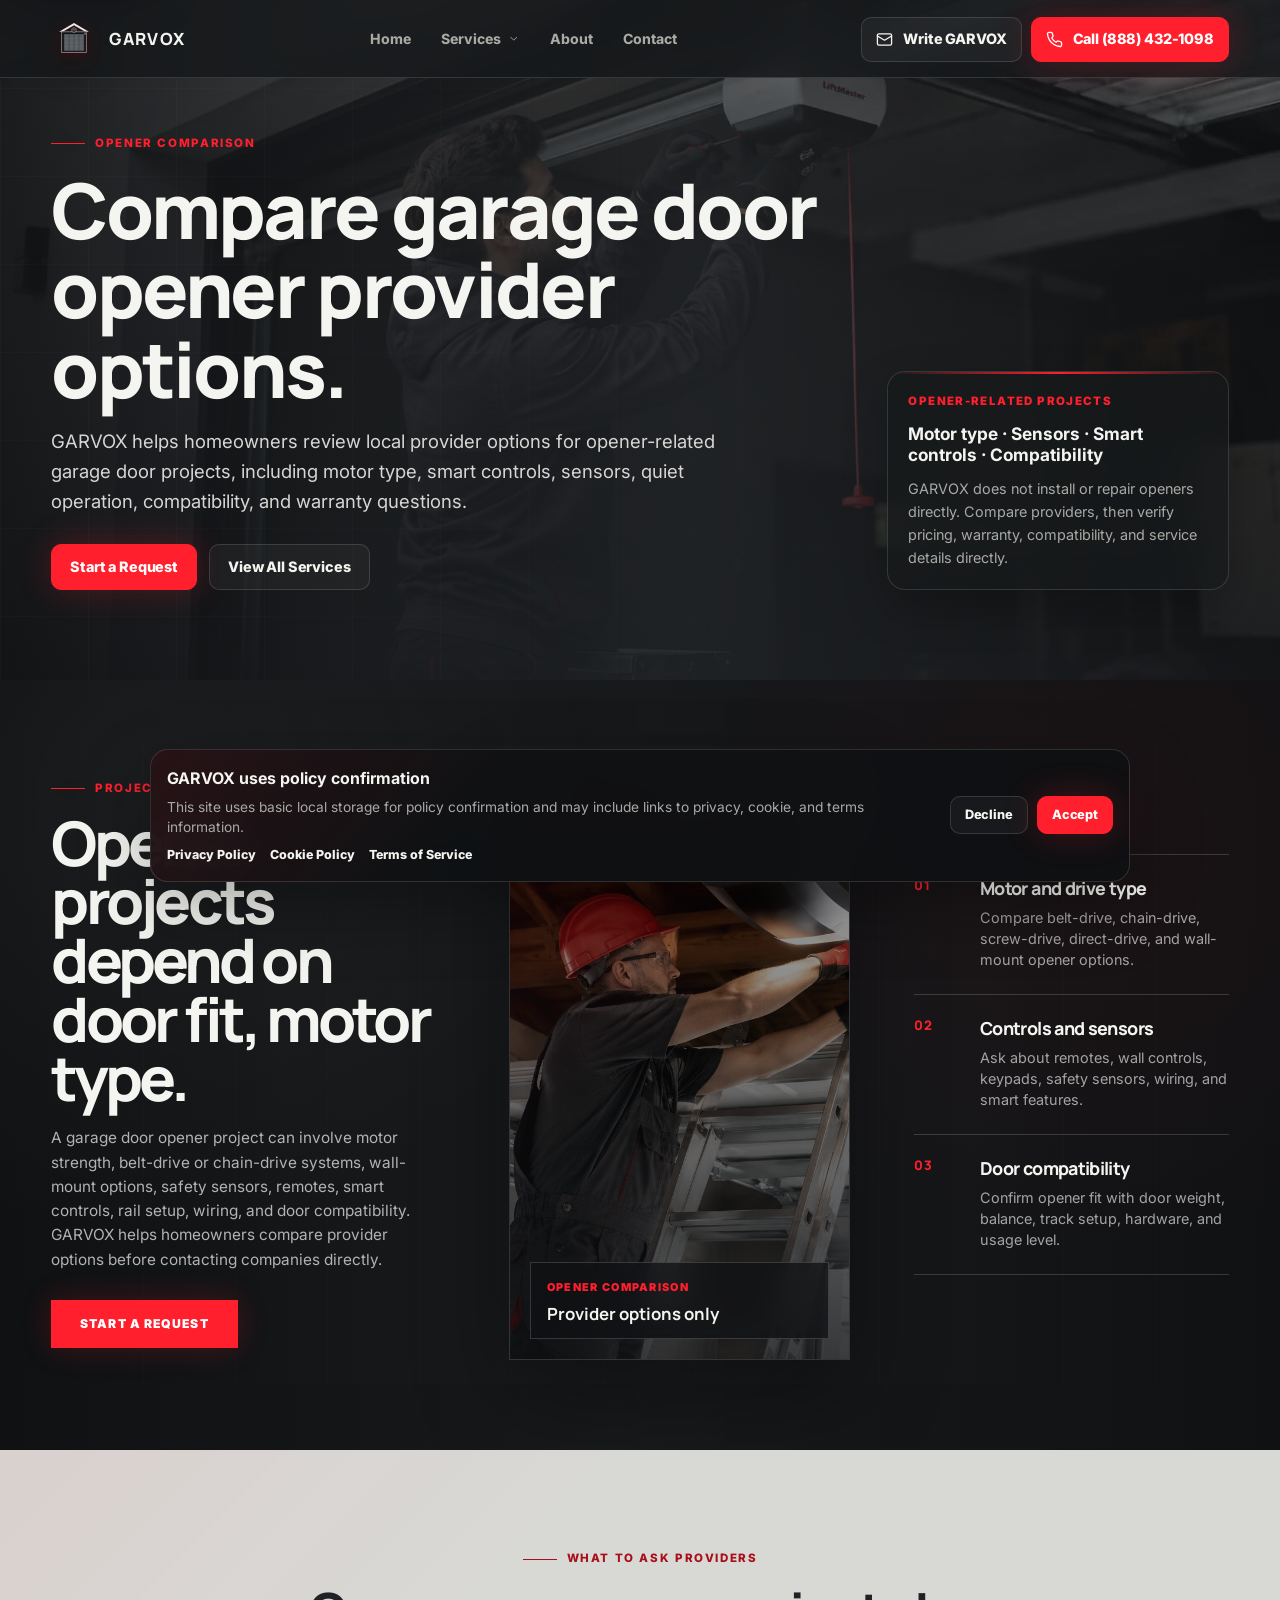
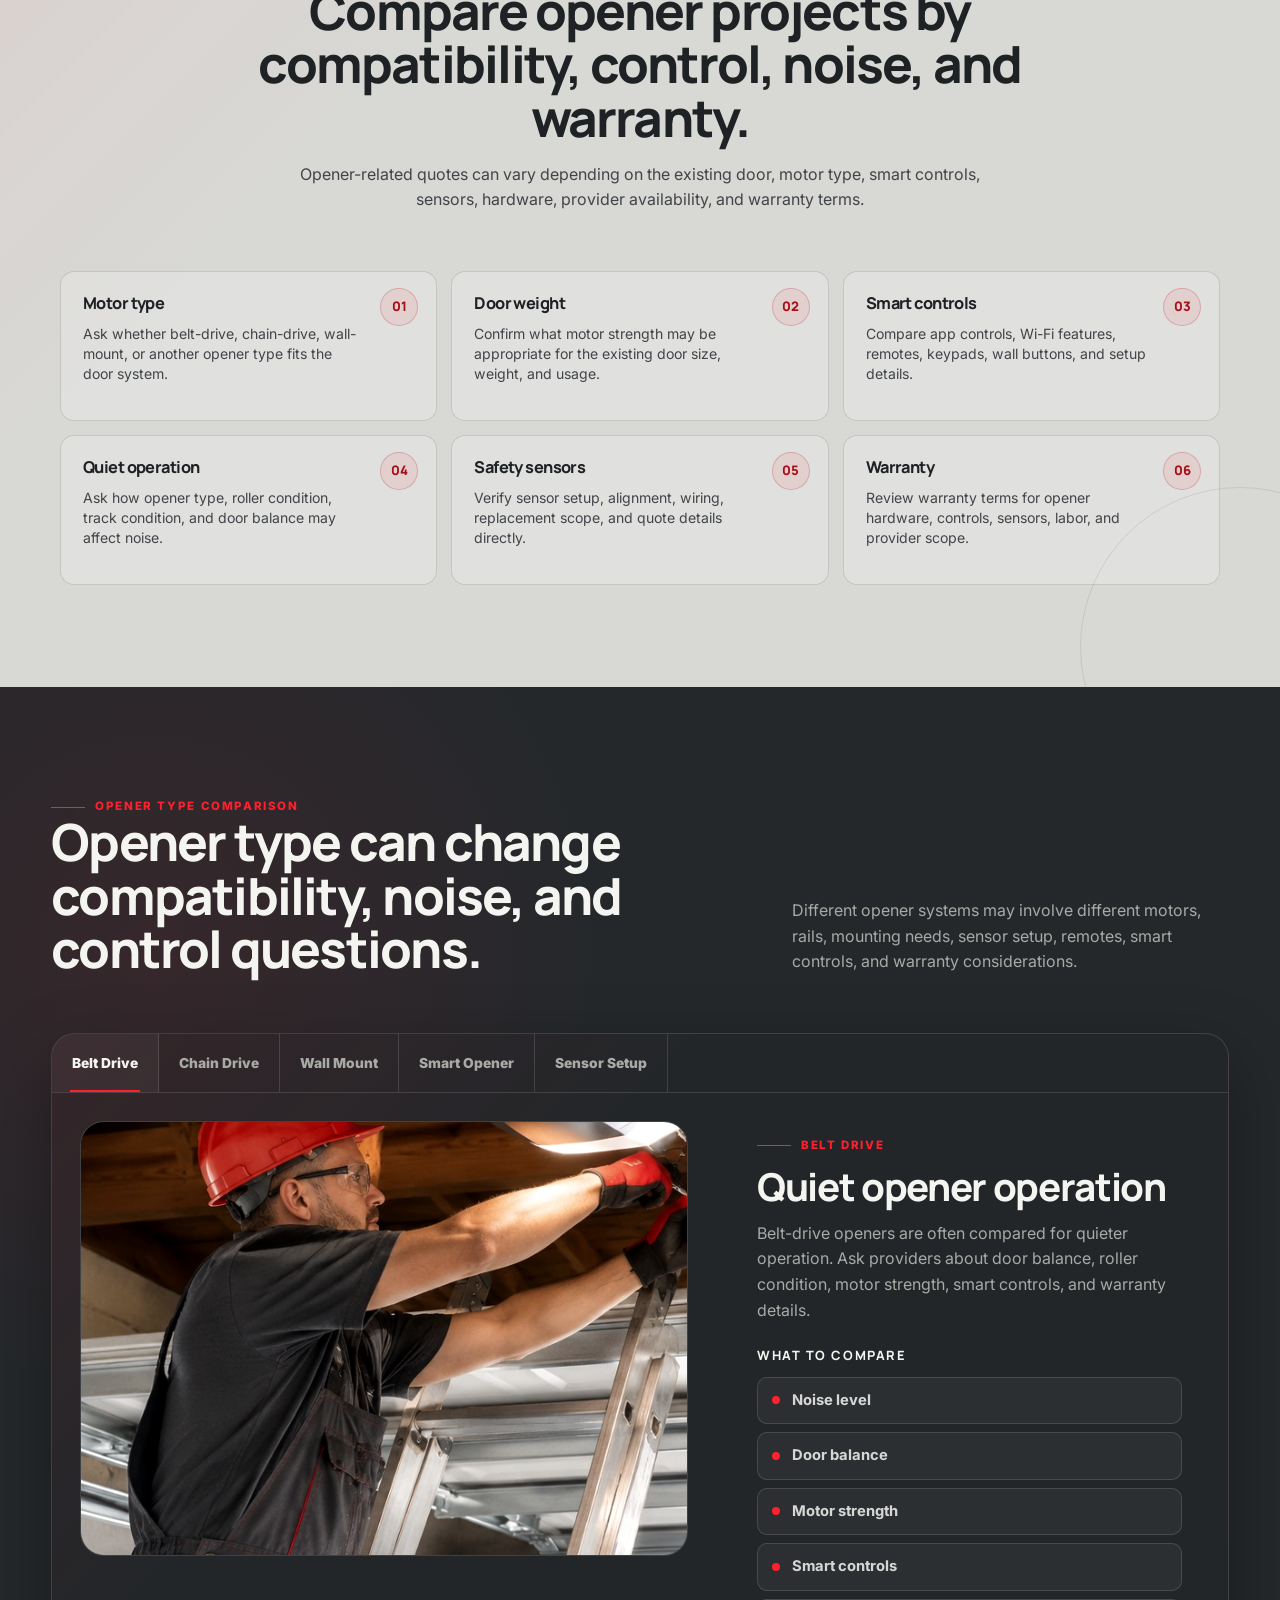
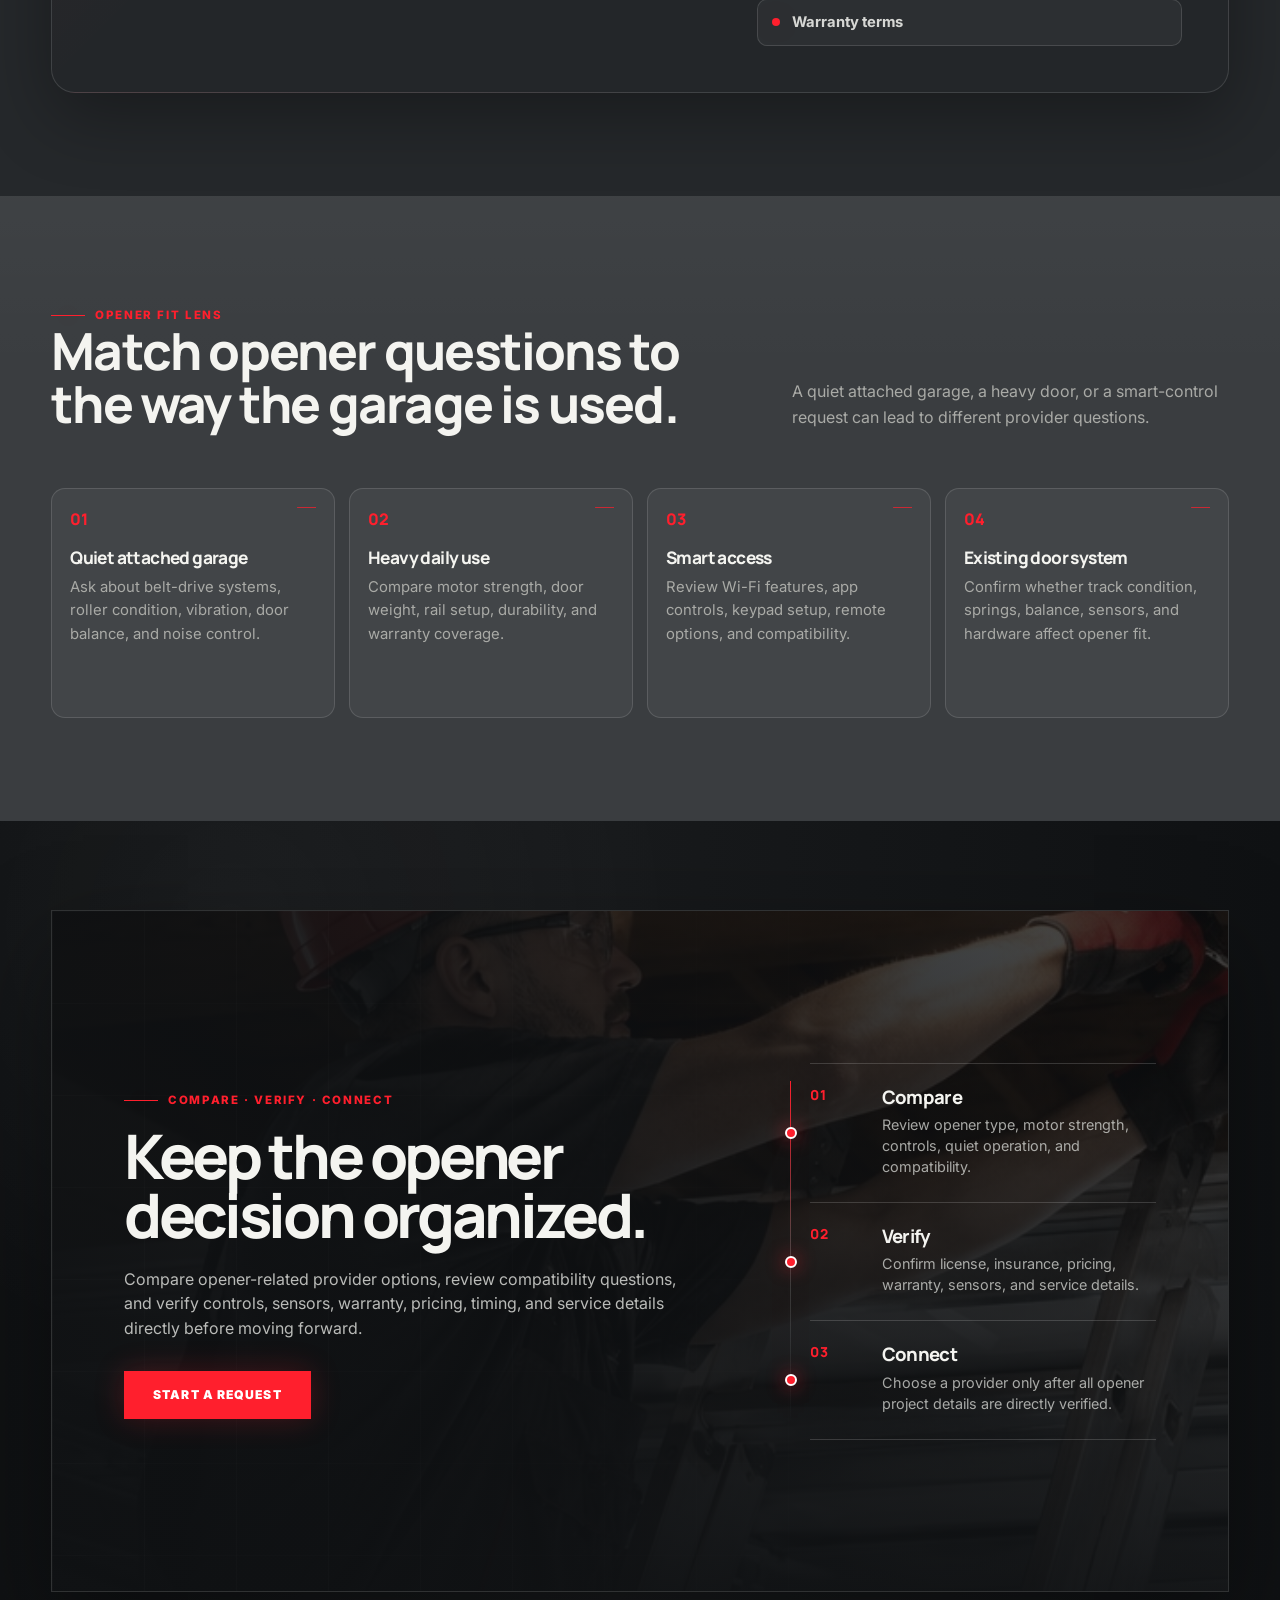
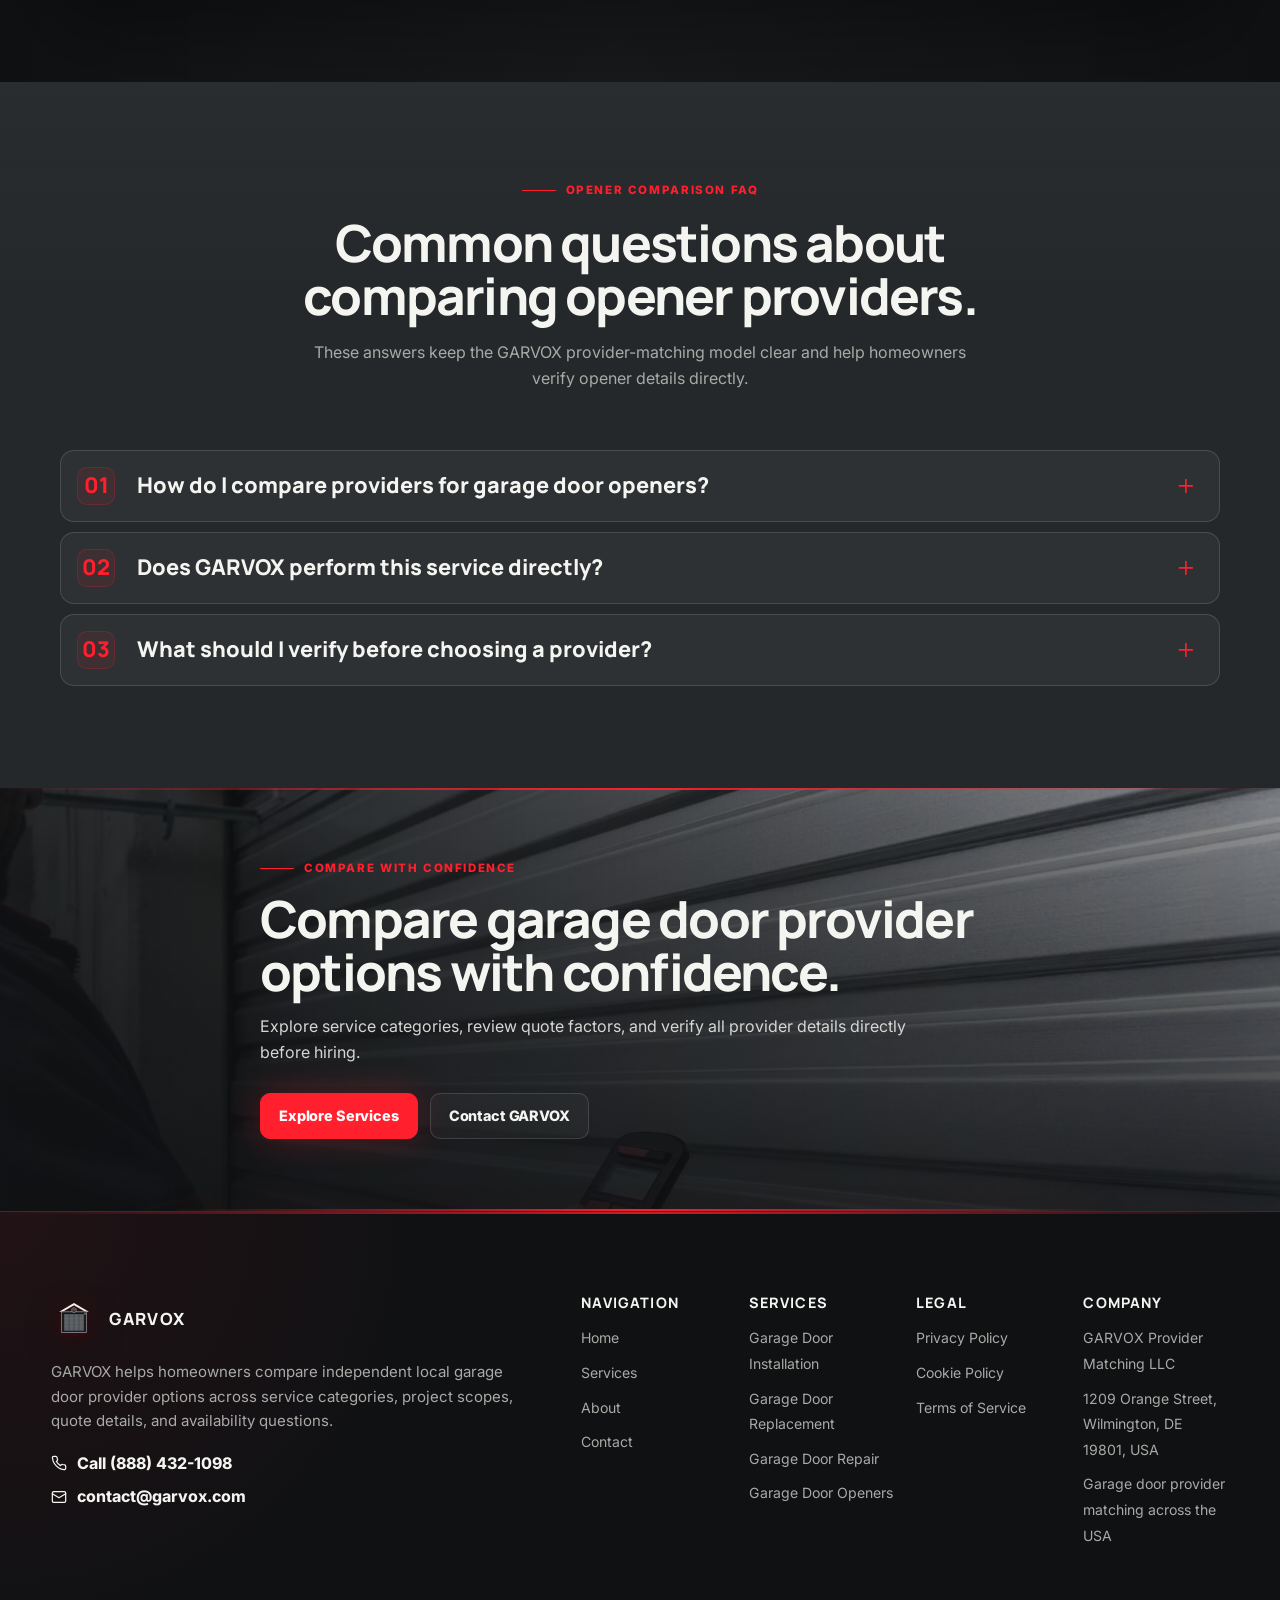
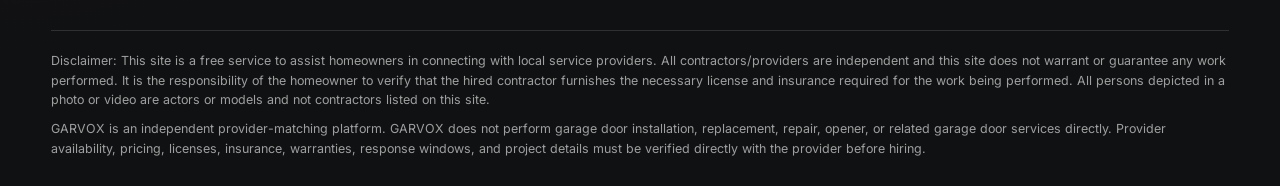
<file: garage-door-openers.html>
<!DOCTYPE html>
<html lang="en">

<head>
    <meta charset="UTF-8">
    <meta name="viewport" content="width=device-width, initial-scale=1.0">

    <title>Garage Door Opener Provider Comparison | GARVOX</title>
    <meta name="description"
        content="Compare garage door opener provider options, including motor type, quiet operation, smart features, sensors, compatibility, and warranty.">

    <link rel="icon" href="./assets/icons/garvox-garage.svg?v=2" type="image/svg+xml" sizes="any">
    <link rel="shortcut icon" href="./assets/icons/garvox-garage.svg?v=2" type="image/svg+xml">

    <link rel="preconnect" href="https://fonts.googleapis.com">
    <link rel="preconnect" href="https://fonts.gstatic.com" crossorigin>
    <link
        href="https://fonts.googleapis.com/css2?family=Inter:wght@400;500;600;700;800&family=Manrope:wght@500;600;700;800&display=swap"
        rel="stylesheet">

    <link rel="stylesheet" href="./css/style.css">
</head>

<body class="service-detail-page" data-service-id="openers">
    <div data-site-header></div>

    <main id="main">


        <section class="page-hero service-hero service-hero--openers" aria-labelledby="openersHeroTitle">
            <img class="page-hero__image" src="./assets/images/service-openers.jpg" alt="">
            <div class="page-hero__overlay" aria-hidden="true"></div>
            <div class="page-hero__rail" aria-hidden="true"></div>

            <div class="container-wide page-hero__inner">
                <div class="page-hero__content">
                    <span class="eyebrow">Opener comparison</span>

                    <h1 id="openersHeroTitle">
                        Compare garage door opener provider options.
                    </h1>

                    <p>
                        <span data-company-name>GARVOX</span> helps homeowners review local provider options for
                        opener-related garage door projects, including motor type, smart controls, sensors, quiet
                        operation, compatibility, and warranty questions.
                    </p>

                    <div class="button-row">
                        <a class="btn btn--accent" href="contact.html">
                            Start a Request
                        </a>

                        <a class="btn btn--ghost" href="services.html">
                            View All Services
                        </a>
                    </div>
                </div>

                <aside class="page-hero__mini-panel" aria-label="Opener comparison summary">
                    <span>Opener-related projects</span>
                    <strong>Motor type · Sensors · Smart controls · Compatibility</strong>
                    <p>
                        GARVOX does not install or repair openers directly. Compare providers, then verify pricing,
                        warranty, compatibility, and service details directly.
                    </p>
                </aside>
            </div>
        </section>


        <section class="section service-overview-section install-brief-section" aria-labelledby="openersOverviewTitle">
            <div class="container-wide install-brief">
                <div class="install-brief__intro">
                    <span class="eyebrow">Project overview</span>

                    <h2 id="openersOverviewTitle">
                        Opener projects depend on door fit, motor type.
                    </h2>

                    <p>
                        A garage door opener project can involve motor strength, belt-drive or chain-drive systems,
                        wall-mount options, safety sensors, remotes, smart controls, rail setup, wiring, and door
                        compatibility. <span data-company-name>GARVOX</span> helps homeowners compare provider options
                        before contacting companies directly.
                    </p>

                    <a class="install-brief__button" href="contact.html">
                        Start a Request
                    </a>
                </div>

                <figure class="install-brief__media">
                    <img src="./assets/images/hero-openers.jpg" alt="Garage door opener project detail">

                    <span class="install-brief__scan" aria-hidden="true"></span>

                    <figcaption class="install-brief__badge">
                        <span>Opener comparison</span>
                        <strong>Provider options only</strong>
                    </figcaption>
                </figure>

                <div class="install-brief__specs" aria-label="Garage door opener comparison factors">
                    <article class="install-brief__spec">
                        <span>01</span>
                        <div>
                            <h3>Motor and drive type</h3>
                            <p>Compare belt-drive, chain-drive, screw-drive, direct-drive, and wall-mount opener
                                options.</p>
                        </div>
                    </article>

                    <article class="install-brief__spec">
                        <span>02</span>
                        <div>
                            <h3>Controls and sensors</h3>
                            <p>Ask about remotes, wall controls, keypads, safety sensors, wiring, and smart features.
                            </p>
                        </div>
                    </article>

                    <article class="install-brief__spec">
                        <span>03</span>
                        <div>
                            <h3>Door compatibility</h3>
                            <p>Confirm opener fit with door weight, balance, track setup, hardware, and usage level.</p>
                        </div>
                    </article>
                </div>
            </div>
        </section>


        <section class="section section--light service-ask-section" aria-labelledby="openersAskTitle">
            <div class="container">
                <div class="section-heading section-heading--center">
                    <span class="eyebrow">What to ask providers</span>

                    <h2 id="openersAskTitle">
                        Compare opener projects by compatibility, control, noise, and warranty.
                    </h2>

                    <p>
                        Opener-related quotes can vary depending on the existing door, motor type, smart controls,
                        sensors, hardware, provider availability, and warranty terms.
                    </p>
                </div>

                <div class="editorial-grid editorial-grid--six">
                    <article class="editorial-item">
                        <span>01</span>
                        <h3>Motor type</h3>
                        <p>
                            Ask whether belt-drive, chain-drive, wall-mount, or another opener type fits the door
                            system.
                        </p>
                    </article>

                    <article class="editorial-item">
                        <span>02</span>
                        <h3>Door weight</h3>
                        <p>
                            Confirm what motor strength may be appropriate for the existing door size, weight, and
                            usage.
                        </p>
                    </article>

                    <article class="editorial-item">
                        <span>03</span>
                        <h3>Smart controls</h3>
                        <p>
                            Compare app controls, Wi-Fi features, remotes, keypads, wall buttons, and setup details.
                        </p>
                    </article>

                    <article class="editorial-item">
                        <span>04</span>
                        <h3>Quiet operation</h3>
                        <p>
                            Ask how opener type, roller condition, track condition, and door balance may affect noise.
                        </p>
                    </article>

                    <article class="editorial-item">
                        <span>05</span>
                        <h3>Safety sensors</h3>
                        <p>
                            Verify sensor setup, alignment, wiring, replacement scope, and quote details directly.
                        </p>
                    </article>

                    <article class="editorial-item">
                        <span>06</span>
                        <h3>Warranty</h3>
                        <p>
                            Review warranty terms for opener hardware, controls, sensors, labor, and provider scope.
                        </p>
                    </article>
                </div>
            </div>
        </section>


        <section class="section door-tabs-section" aria-labelledby="doorTabsTitle">
            <div class="container-wide">
                <div class="section-heading section-heading--row">
                    <div>
                        <span class="eyebrow">Opener type comparison</span>

                        <h2 id="doorTabsTitle">
                            Opener type can change compatibility, noise, and control questions.
                        </h2>
                    </div>

                    <p>
                        Different opener systems may involve different motors, rails, mounting needs, sensor setup,
                        remotes, smart controls, and warranty considerations.
                    </p>
                </div>

                <div class="door-tabs" data-door-tabs>
                    <div class="door-tabs__nav" role="tablist" aria-label="Garage door opener type tabs">
                        <button class="door-tabs__button is-active" type="button" role="tab" aria-selected="true"
                            aria-controls="tab-panel-belt-drive" id="tab-belt-drive" data-tab-target="belt-drive">
                            Belt Drive
                        </button>

                        <button class="door-tabs__button" type="button" role="tab" aria-selected="false"
                            aria-controls="tab-panel-chain-drive" id="tab-chain-drive" data-tab-target="chain-drive">
                            Chain Drive
                        </button>

                        <button class="door-tabs__button" type="button" role="tab" aria-selected="false"
                            aria-controls="tab-panel-wall-mount" id="tab-wall-mount" data-tab-target="wall-mount">
                            Wall Mount
                        </button>

                        <button class="door-tabs__button" type="button" role="tab" aria-selected="false"
                            aria-controls="tab-panel-smart-opener" id="tab-smart-opener" data-tab-target="smart-opener">
                            Smart Opener
                        </button>

                        <button class="door-tabs__button" type="button" role="tab" aria-selected="false"
                            aria-controls="tab-panel-sensor-setup" id="tab-sensor-setup" data-tab-target="sensor-setup">
                            Sensor Setup
                        </button>
                    </div>

                    <div class="door-tabs__panel" role="tabpanel" id="tab-panel-belt-drive"
                        aria-labelledby="tab-belt-drive" data-door-tabs-panel>
                        <div class="door-tabs__media red-scan-card">
                            <img src="./assets/images/hero-openers.jpg" alt="Belt drive garage door opener">
                            <span class="red-scan-card__line" aria-hidden="true"></span>
                        </div>

                        <div class="door-tabs__content">
                            <span class="eyebrow">Belt drive</span>
                            <h3>Quiet opener operation</h3>

                            <p>
                                Belt-drive openers are often compared for quieter operation. Ask providers about door
                                balance, roller condition, motor strength, smart controls, and warranty details.
                            </p>

                            <h4>What to compare</h4>

                            <ul>
                                <li>Noise level</li>
                                <li>Door balance</li>
                                <li>Motor strength</li>
                                <li>Smart controls</li>
                                <li>Warranty terms</li>
                            </ul>
                        </div>
                    </div>

                    <div class="door-tabs__panel" role="tabpanel" id="tab-panel-chain-drive"
                        aria-labelledby="tab-chain-drive" data-door-tabs-panel hidden>
                        <div class="door-tabs__media red-scan-card">
                            <img src="./assets/images/home-hero-04.jpg" alt="Chain drive garage door opener">
                            <span class="red-scan-card__line" aria-hidden="true"></span>
                        </div>

                        <div class="door-tabs__content">
                            <span class="eyebrow">Chain drive</span>
                            <h3>Durability and everyday use</h3>

                            <p>
                                Chain-drive openers are often compared for durability and value. Ask providers about
                                noise, maintenance, door weight, hardware compatibility, and installation scope.
                            </p>

                            <h4>What to compare</h4>

                            <ul>
                                <li>Door weight</li>
                                <li>Noise expectations</li>
                                <li>Maintenance needs</li>
                                <li>Hardware fit</li>
                                <li>Quote scope</li>
                            </ul>
                        </div>
                    </div>

                    <div class="door-tabs__panel" role="tabpanel" id="tab-panel-wall-mount"
                        aria-labelledby="tab-wall-mount" data-door-tabs-panel hidden>
                        <div class="door-tabs__media red-scan-card">
                            <img src="./assets/images/home-hero-03.jpg" alt="Wall mount garage door opener">
                            <span class="red-scan-card__line" aria-hidden="true"></span>
                        </div>

                        <div class="door-tabs__content">
                            <span class="eyebrow">Wall mount</span>
                            <h3>Side-mounted opener options</h3>

                            <p>
                                Wall-mount opener projects may depend on ceiling space, shaft compatibility, door
                                balance, electrical setup, and provider experience with this opener type.
                            </p>

                            <h4>What to compare</h4>

                            <ul>
                                <li>Mounting location</li>
                                <li>Door balance</li>
                                <li>Electrical needs</li>
                                <li>Space requirements</li>
                                <li>Provider experience</li>
                            </ul>
                        </div>
                    </div>

                    <div class="door-tabs__panel" role="tabpanel" id="tab-panel-smart-opener"
                        aria-labelledby="tab-smart-opener" data-door-tabs-panel hidden>
                        <div class="door-tabs__media red-scan-card">
                            <img src="./assets/images/home-hero-02.jpg" alt="Smart garage door opener controls">
                            <span class="red-scan-card__line" aria-hidden="true"></span>
                        </div>

                        <div class="door-tabs__content">
                            <span class="eyebrow">Smart opener</span>
                            <h3>Wi-Fi, app, keypad, and remote controls</h3>

                            <p>
                                Smart opener projects can involve app setup, Wi-Fi signal, keypad options, remotes,
                                wall controls, compatibility, and homeowner account setup details.
                            </p>

                            <h4>What to compare</h4>

                            <ul>
                                <li>App compatibility</li>
                                <li>Wi-Fi setup</li>
                                <li>Remote controls</li>
                                <li>Keypad options</li>
                                <li>Setup support</li>
                            </ul>
                        </div>
                    </div>

                    <div class="door-tabs__panel" role="tabpanel" id="tab-panel-sensor-setup"
                        aria-labelledby="tab-sensor-setup" data-door-tabs-panel hidden>
                        <div class="door-tabs__media red-scan-card">
                            <img src="./assets/images/garage-anatomy.jpg" alt="Garage door opener sensor setup">
                            <span class="red-scan-card__line" aria-hidden="true"></span>
                        </div>

                        <div class="door-tabs__content">
                            <span class="eyebrow">Sensor setup</span>
                            <h3>Safety sensor and alignment questions</h3>

                            <p>
                                Sensor-related opener work may involve alignment, wiring, replacement parts, brackets,
                                door movement, and safety checks. Verify the full scope directly with providers.
                            </p>

                            <h4>What to compare</h4>

                            <ul>
                                <li>Sensor alignment</li>
                                <li>Wiring condition</li>
                                <li>Replacement parts</li>
                                <li>Safety checks</li>
                                <li>Labor scope</li>
                            </ul>
                        </div>
                    </div>
                </div>
            </div>
        </section>


        <section class="section provider-questions-section opener-fit-section" aria-labelledby="openerFitTitle">
            <div class="container-wide">
                <div class="section-heading section-heading--row">
                    <div>
                        <span class="eyebrow">Opener fit lens</span>

                        <h2 id="openerFitTitle">
                            Match opener questions to the way the garage is used.
                        </h2>
                    </div>

                    <p>
                        A quiet attached garage, a heavy door, or a smart-control request can lead to different provider
                        questions.
                    </p>
                </div>

                <div class="question-card-grid">
                    <article class="question-card">
                        <span>01</span>
                        <h3>Quiet attached garage</h3>
                        <p>
                            Ask about belt-drive systems, roller condition, vibration, door balance, and noise control.
                        </p>
                    </article>

                    <article class="question-card">
                        <span>02</span>
                        <h3>Heavy daily use</h3>
                        <p>
                            Compare motor strength, door weight, rail setup, durability, and warranty coverage.
                        </p>
                    </article>

                    <article class="question-card">
                        <span>03</span>
                        <h3>Smart access</h3>
                        <p>
                            Review Wi-Fi features, app controls, keypad setup, remote options, and compatibility.
                        </p>
                    </article>

                    <article class="question-card">
                        <span>04</span>
                        <h3>Existing door system</h3>
                        <p>
                            Confirm whether track condition, springs, balance, sensors, and hardware affect opener fit.
                        </p>
                    </article>
                </div>
            </div>
        </section>


        <section class="section photo-banner-section decision-photo-section" aria-labelledby="photoBannerTitle">
            <div class="container-wide">
                <div class="decision-photo">
                    <img class="decision-photo__image" src="./assets/images/hero-openers.jpg"
                        alt="Garage door opener decision">

                    <div class="decision-photo__overlay" aria-hidden="true"></div>
                    <div class="decision-photo__grid" aria-hidden="true"></div>

                    <div class="decision-photo__content">
                        <div class="decision-photo__copy">
                            <span class="eyebrow">Compare · Verify · Connect</span>

                            <h2 id="photoBannerTitle">
                                Keep the opener decision organized.
                            </h2>

                            <p>
                                Compare opener-related provider options, review compatibility questions, and verify
                                controls, sensors, warranty, pricing, timing, and service details directly before
                                moving forward.
                            </p>

                            <a class="decision-photo__button" href="contact.html">
                                Start a Request
                            </a>
                        </div>

                        <div class="decision-rail" aria-label="Opener decision steps">
                            <article class="decision-rail__item">
                                <span>01</span>
                                <div>
                                    <h3>Compare</h3>
                                    <p>Review opener type, motor strength, controls, quiet operation, and compatibility.
                                    </p>
                                </div>
                            </article>

                            <article class="decision-rail__item">
                                <span>02</span>
                                <div>
                                    <h3>Verify</h3>
                                    <p>Confirm license, insurance, pricing, warranty, sensors, and service details.</p>
                                </div>
                            </article>

                            <article class="decision-rail__item">
                                <span>03</span>
                                <div>
                                    <h3>Connect</h3>
                                    <p>Choose a provider only after all opener project details are directly verified.
                                    </p>
                                </div>
                            </article>
                        </div>
                    </div>
                </div>
            </div>
        </section>


        <section class="section faq-section" aria-labelledby="openersFaqTitle">
            <div class="container">
                <div class="section-heading section-heading--center">
                    <span class="eyebrow">Opener comparison FAQ</span>

                    <h2 id="openersFaqTitle">
                        Common questions about comparing opener providers.
                    </h2>

                    <p>
                        These answers keep the GARVOX provider-matching model clear and help homeowners verify opener
                        details directly.
                    </p>
                </div>

                <div class="faq-list" data-faq-list="service-openers"></div>
                <div data-faq-schema="service-openers"></div>
            </div>
        </section>


        <div data-red-line-cta="default"></div>
    </main>

    <div data-site-footer></div>
    <div data-policy-banner></div>

    <script src="./js/config.js"></script>
    <script src="./js/main.js"></script>
    <script src="./js/service-page.js"></script>
</body>

</html>
</file>
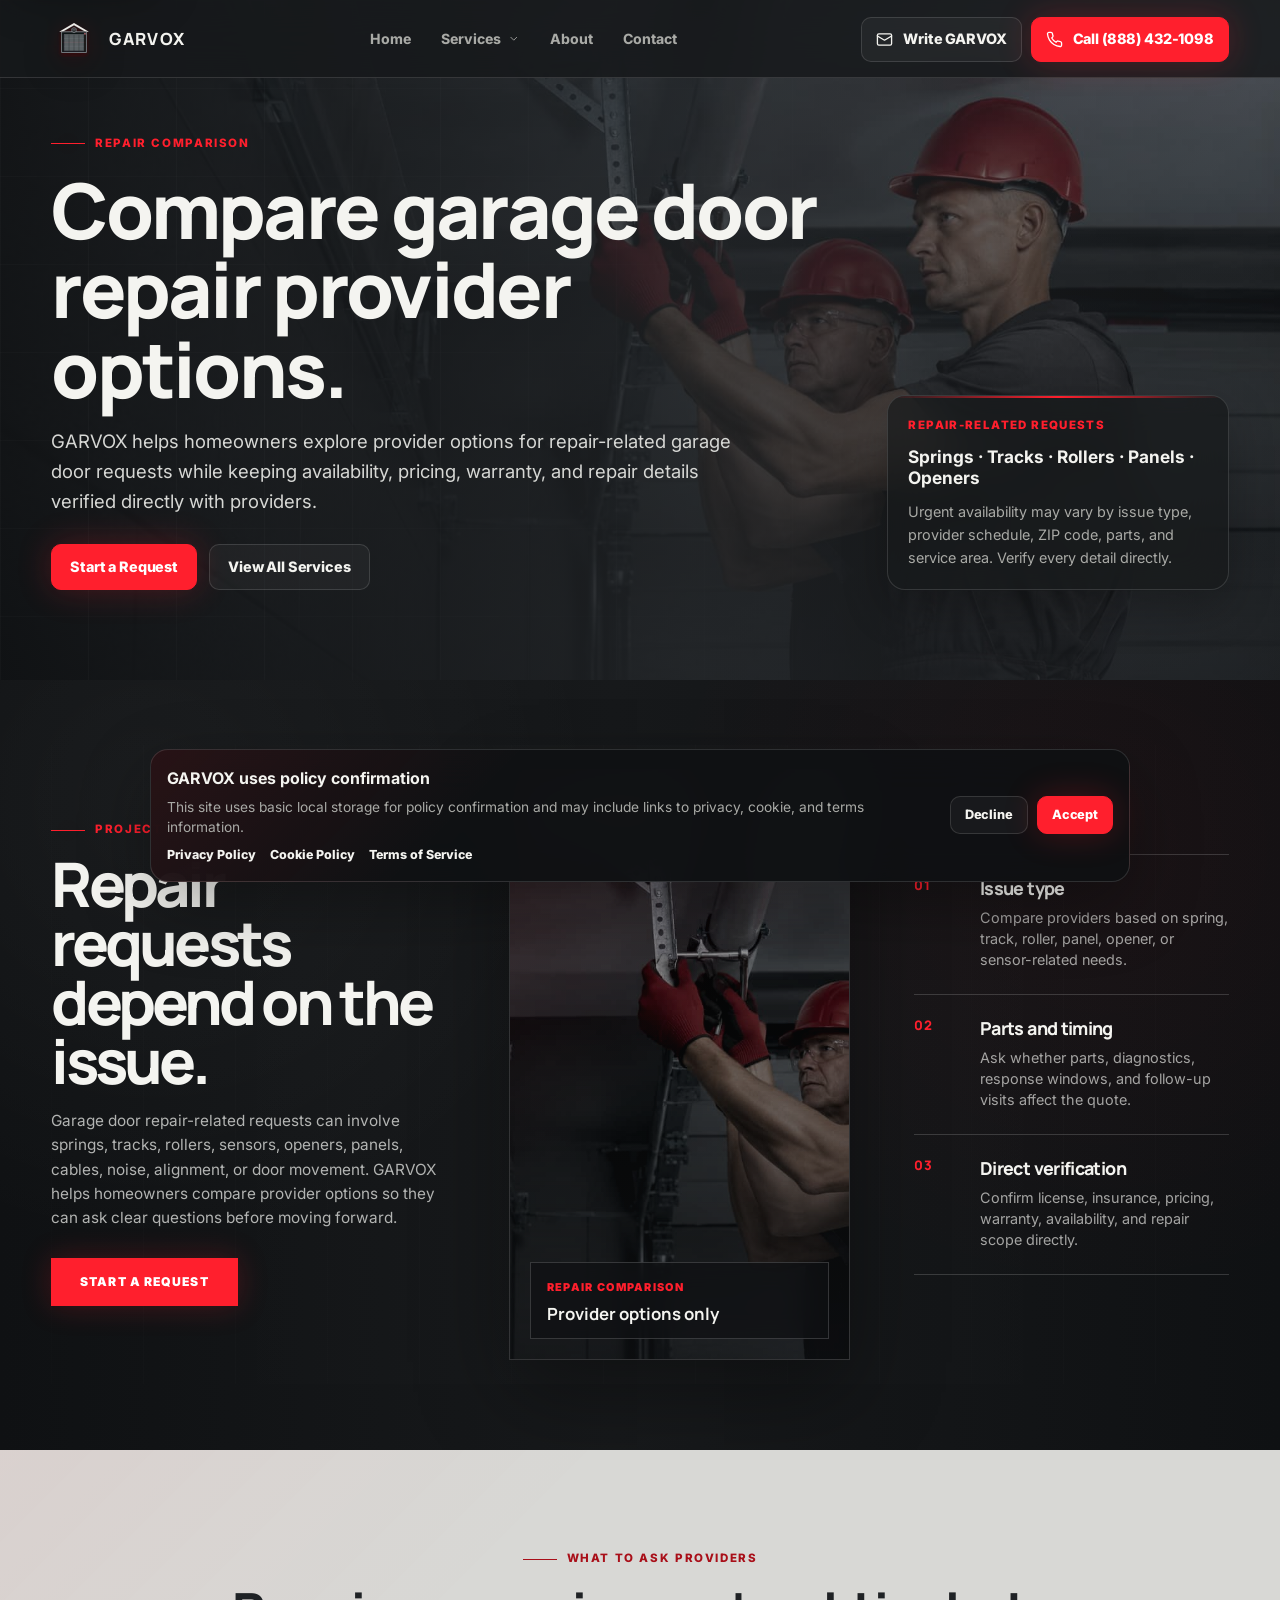
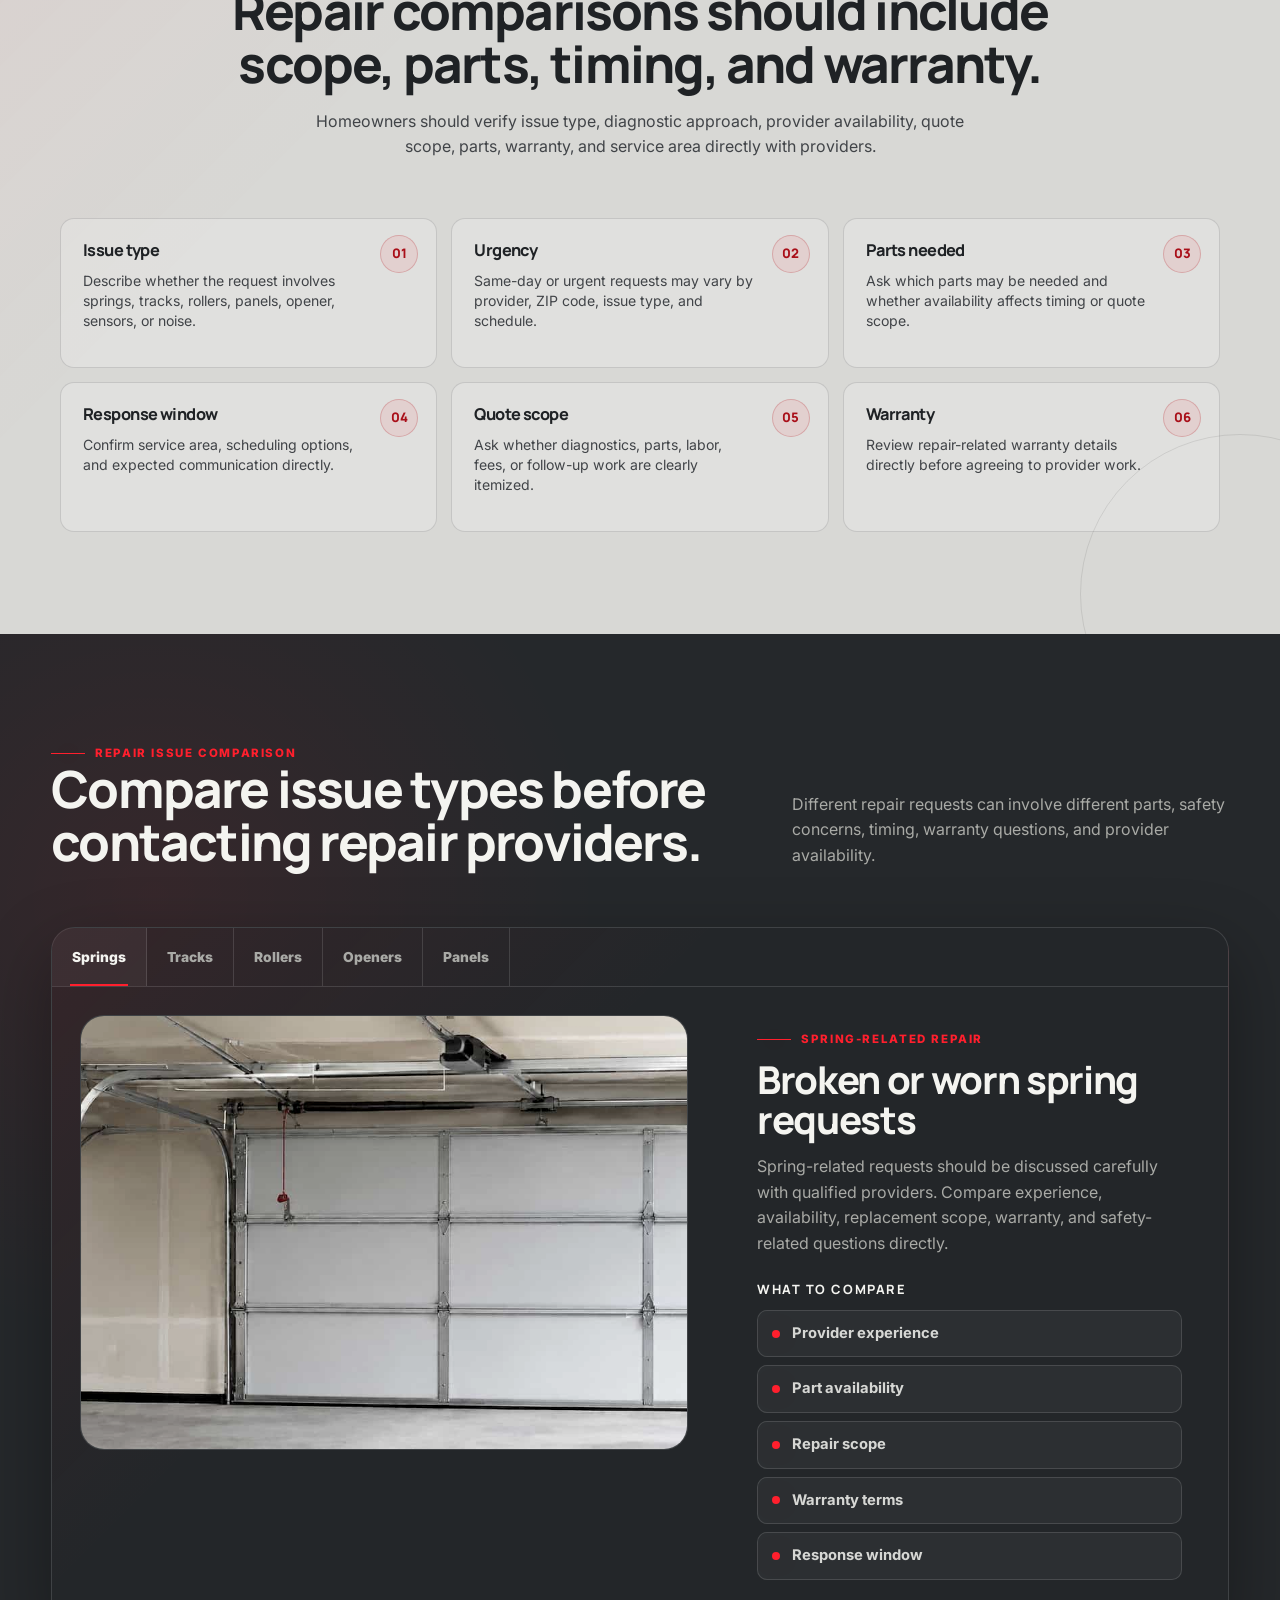
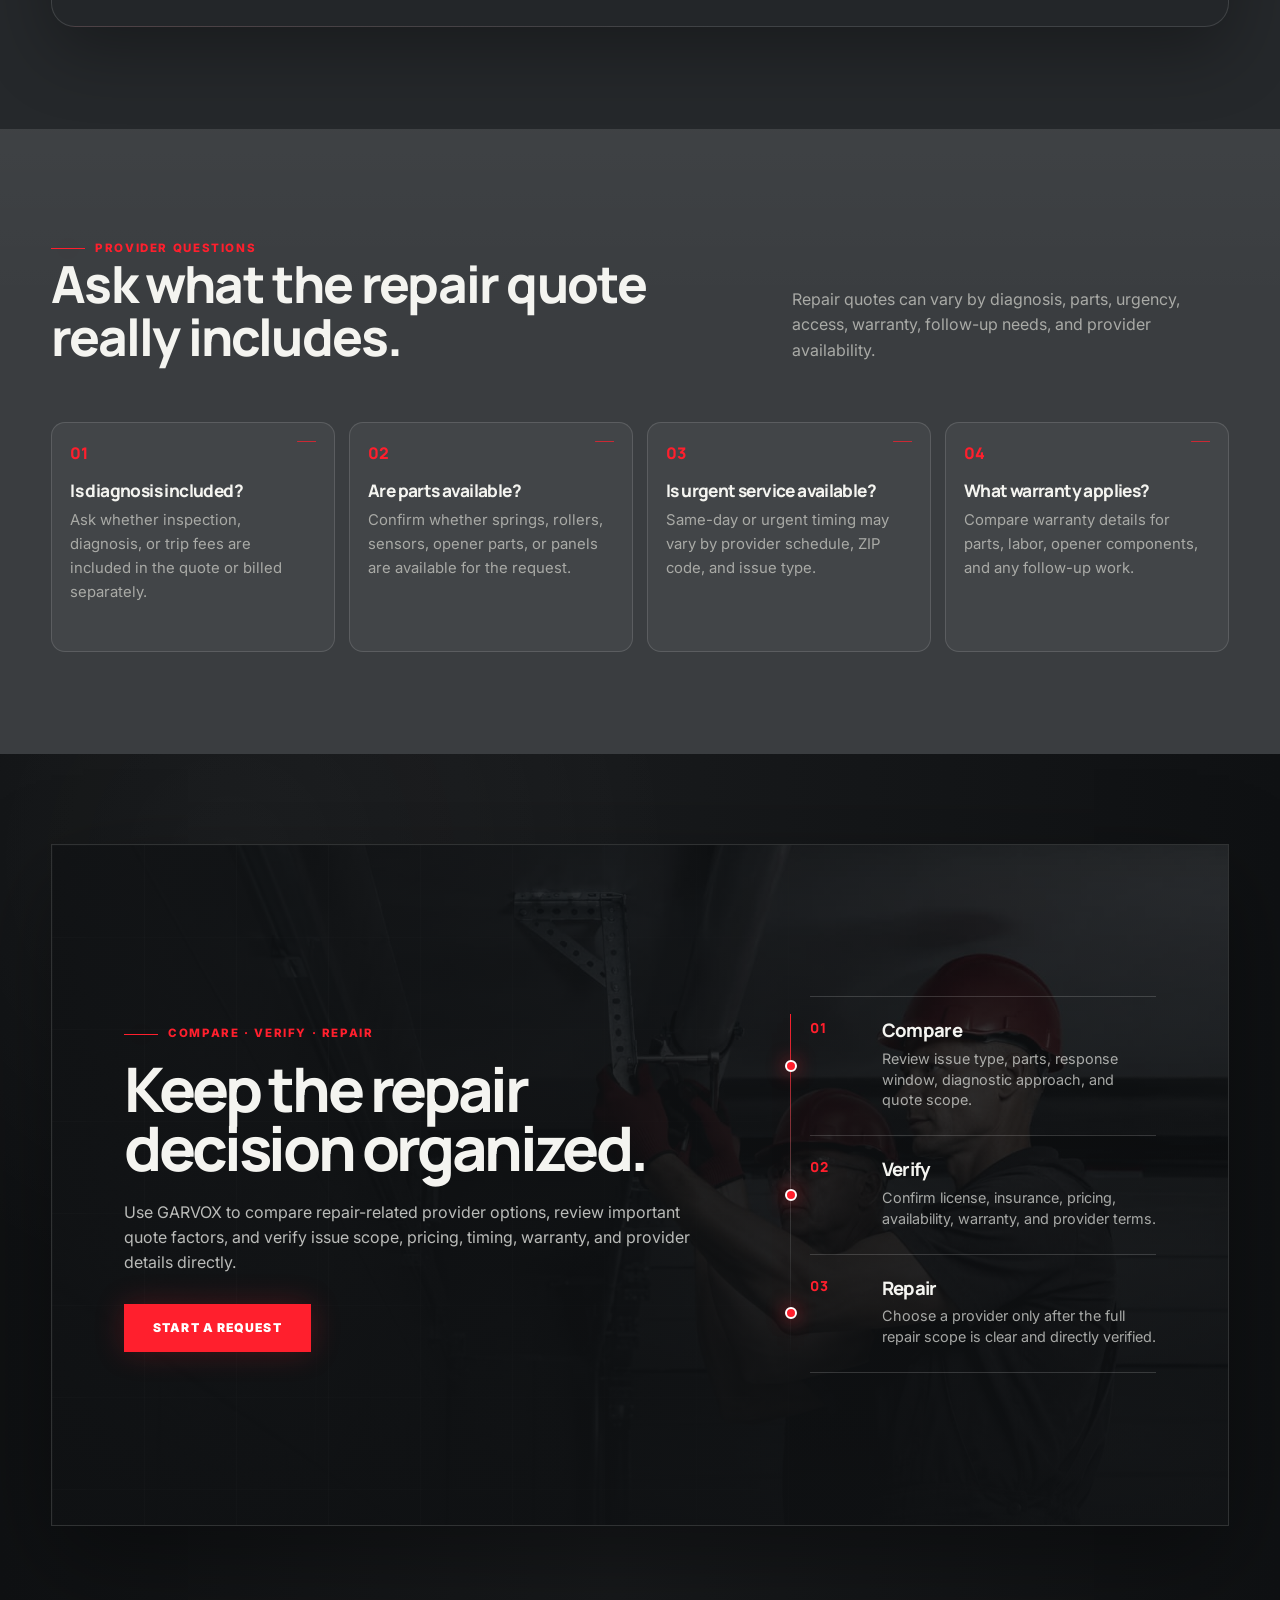
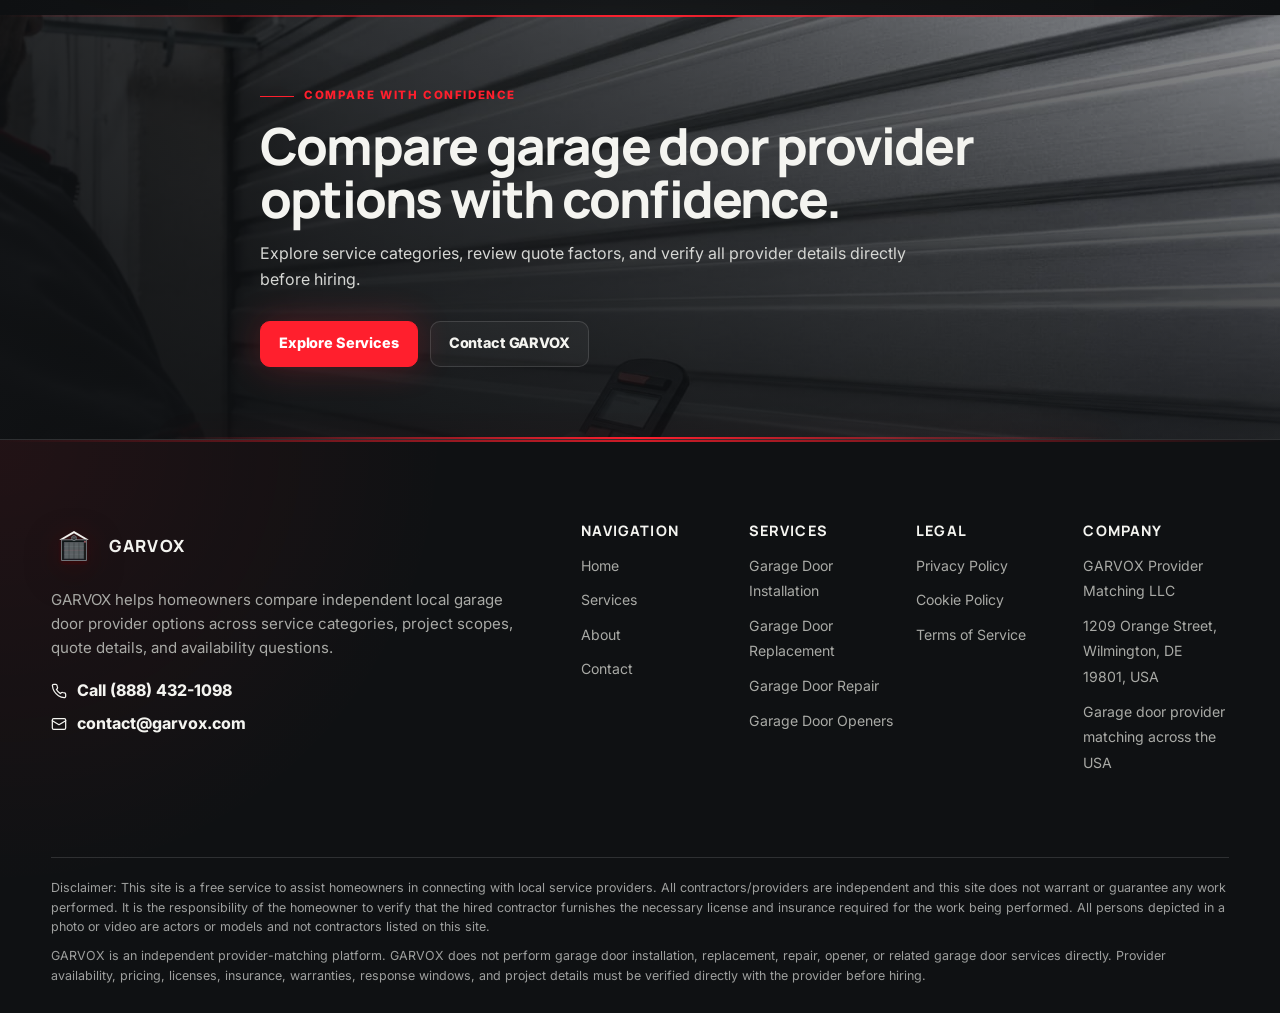
<file: garage-door-repair.html>
<!DOCTYPE html>
<html lang="en">

<head>
    <meta charset="UTF-8">
    <meta name="viewport" content="width=device-width, initial-scale=1.0">

    <title>Garage Door Repair Provider Comparison | GARVOX</title>
    <meta name="description"
        content="Compare provider options for garage door repair-related requests, including springs, tracks, rollers, panels, openers, and noisy operation.">

    <link rel="icon" href="./assets/icons/garvox-garage.svg?v=2" type="image/svg+xml" sizes="any">
    <link rel="shortcut icon" href="./assets/icons/garvox-garage.svg?v=2" type="image/svg+xml">

    <link rel="preconnect" href="https://fonts.googleapis.com">
    <link rel="preconnect" href="https://fonts.gstatic.com" crossorigin>
    <link
        href="https://fonts.googleapis.com/css2?family=Inter:wght@400;500;600;700;800&family=Manrope:wght@500;600;700;800&display=swap"
        rel="stylesheet">

    <link rel="stylesheet" href="./css/style.css">
</head>

<body class="service-detail-page" data-service-id="repair">
    <div data-site-header></div>

    <main id="main">


        <section class="page-hero service-hero service-hero--repair" aria-labelledby="repairHeroTitle">
            <img class="page-hero__image" src="./assets/images/home-hero-03.jpg" alt="">
            <div class="page-hero__overlay" aria-hidden="true"></div>
            <div class="page-hero__rail" aria-hidden="true"></div>

            <div class="container-wide page-hero__inner">
                <div class="page-hero__content">
                    <span class="eyebrow">Repair comparison</span>

                    <h1 id="repairHeroTitle">
                        Compare garage door repair provider options.
                    </h1>

                    <p>
                        <span data-company-name>GARVOX</span> helps homeowners explore provider options for
                        repair-related garage door requests while keeping availability, pricing, warranty, and repair
                        details verified directly with providers.
                    </p>

                    <div class="button-row">
                        <a class="btn btn--accent" href="contact.html">
                            Start a Request
                        </a>

                        <a class="btn btn--ghost" href="services.html">
                            View All Services
                        </a>
                    </div>
                </div>

                <aside class="page-hero__mini-panel" aria-label="Repair comparison summary">
                    <span>Repair-related requests</span>
                    <strong>Springs · Tracks · Rollers · Panels · Openers</strong>
                    <p>
                        Urgent availability may vary by issue type, provider schedule, ZIP code, parts, and service
                        area. Verify every detail directly.
                    </p>
                </aside>
            </div>
        </section>


        <section class="section service-overview-section install-brief-section" aria-labelledby="repairOverviewTitle">
            <div class="container-wide install-brief">
                <div class="install-brief__intro">
                    <span class="eyebrow">Project overview</span>

                    <h2 id="repairOverviewTitle">
                        Repair requests depend on the issue.
                    </h2>

                    <p>
                        Garage door repair-related requests can involve springs, tracks, rollers, sensors, openers,
                        panels, cables, noise, alignment, or door movement. <span data-company-name>GARVOX</span> helps
                        homeowners compare provider options so they can ask clear questions before moving forward.
                    </p>

                    <a class="install-brief__button" href="contact.html">
                        Start a Request
                    </a>
                </div>

                <figure class="install-brief__media">
                    <img src="./assets/images/home-hero-03.jpg" alt="Garage door repair project detail">

                    <span class="install-brief__scan" aria-hidden="true"></span>

                    <figcaption class="install-brief__badge">
                        <span>Repair comparison</span>
                        <strong>Provider options only</strong>
                    </figcaption>
                </figure>

                <div class="install-brief__specs" aria-label="Garage door repair comparison factors">
                    <article class="install-brief__spec">
                        <span>01</span>
                        <div>
                            <h3>Issue type</h3>
                            <p>Compare providers based on spring, track, roller, panel, opener, or sensor-related needs.
                            </p>
                        </div>
                    </article>

                    <article class="install-brief__spec">
                        <span>02</span>
                        <div>
                            <h3>Parts and timing</h3>
                            <p>Ask whether parts, diagnostics, response windows, and follow-up visits affect the quote.
                            </p>
                        </div>
                    </article>

                    <article class="install-brief__spec">
                        <span>03</span>
                        <div>
                            <h3>Direct verification</h3>
                            <p>Confirm license, insurance, pricing, warranty, availability, and repair scope directly.
                            </p>
                        </div>
                    </article>
                </div>
            </div>
        </section>


        <section class="section section--light service-ask-section" aria-labelledby="repairAskTitle">
            <div class="container">
                <div class="section-heading section-heading--center">
                    <span class="eyebrow">What to ask providers</span>

                    <h2 id="repairAskTitle">
                        Repair comparisons should include scope, parts, timing, and warranty.
                    </h2>

                    <p>
                        Homeowners should verify issue type, diagnostic approach, provider availability, quote scope,
                        parts, warranty, and service area directly with providers.
                    </p>
                </div>

                <div class="editorial-grid editorial-grid--six">
                    <article class="editorial-item">
                        <span>01</span>
                        <h3>Issue type</h3>
                        <p>Describe whether the request involves springs, tracks, rollers, panels, opener, sensors, or
                            noise.</p>
                    </article>

                    <article class="editorial-item">
                        <span>02</span>
                        <h3>Urgency</h3>
                        <p>Same-day or urgent requests may vary by provider, ZIP code, issue type, and schedule.</p>
                    </article>

                    <article class="editorial-item">
                        <span>03</span>
                        <h3>Parts needed</h3>
                        <p>Ask which parts may be needed and whether availability affects timing or quote scope.</p>
                    </article>

                    <article class="editorial-item">
                        <span>04</span>
                        <h3>Response window</h3>
                        <p>Confirm service area, scheduling options, and expected communication directly.</p>
                    </article>

                    <article class="editorial-item">
                        <span>05</span>
                        <h3>Quote scope</h3>
                        <p>Ask whether diagnostics, parts, labor, fees, or follow-up work are clearly itemized.</p>
                    </article>

                    <article class="editorial-item">
                        <span>06</span>
                        <h3>Warranty</h3>
                        <p>Review repair-related warranty details directly before agreeing to provider work.</p>
                    </article>
                </div>
            </div>
        </section>


        <section class="section door-tabs-section" aria-labelledby="repairTabsTitle">
            <div class="container-wide">
                <div class="section-heading section-heading--row">
                    <div>
                        <span class="eyebrow">Repair issue comparison</span>

                        <h2 id="repairTabsTitle">
                            Compare issue types before contacting repair providers.
                        </h2>
                    </div>

                    <p>
                        Different repair requests can involve different parts, safety concerns, timing, warranty
                        questions, and provider availability.
                    </p>
                </div>

                <div class="door-tabs" data-door-tabs>
                    <div class="door-tabs__nav" role="tablist" aria-label="Garage door repair issue tabs">
                        <button class="door-tabs__button is-active" type="button" role="tab" aria-selected="true"
                            aria-controls="tab-panel-springs" id="tab-springs" data-tab-target="springs">
                            Springs
                        </button>

                        <button class="door-tabs__button" type="button" role="tab" aria-selected="false"
                            aria-controls="tab-panel-tracks" id="tab-tracks" data-tab-target="tracks">
                            Tracks
                        </button>

                        <button class="door-tabs__button" type="button" role="tab" aria-selected="false"
                            aria-controls="tab-panel-rollers" id="tab-rollers" data-tab-target="rollers">
                            Rollers
                        </button>

                        <button class="door-tabs__button" type="button" role="tab" aria-selected="false"
                            aria-controls="tab-panel-openers" id="tab-openers" data-tab-target="openers">
                            Openers
                        </button>

                        <button class="door-tabs__button" type="button" role="tab" aria-selected="false"
                            aria-controls="tab-panel-panels" id="tab-panels" data-tab-target="panels">
                            Panels
                        </button>
                    </div>

                    <div class="door-tabs__panel" role="tabpanel" id="tab-panel-springs" aria-labelledby="tab-springs"
                        data-door-tabs-panel>
                        <div class="door-tabs__media red-scan-card">
                            <img src="./assets/images/garage-anatomy.jpg" alt="Garage door spring and system parts">
                            <span class="red-scan-card__line" aria-hidden="true"></span>
                        </div>

                        <div class="door-tabs__content">
                            <span class="eyebrow">Spring-related repair</span>
                            <h3>Broken or worn spring requests</h3>

                            <p>
                                Spring-related requests should be discussed carefully with qualified providers. Compare
                                experience, availability, replacement scope, warranty, and safety-related questions
                                directly.
                            </p>

                            <h4>What to compare</h4>

                            <ul>
                                <li>Provider experience</li>
                                <li>Part availability</li>
                                <li>Repair scope</li>
                                <li>Warranty terms</li>
                                <li>Response window</li>
                            </ul>
                        </div>
                    </div>

                    <div class="door-tabs__panel" role="tabpanel" id="tab-panel-tracks" aria-labelledby="tab-tracks"
                        data-door-tabs-panel hidden>
                        <div class="door-tabs__media red-scan-card">
                            <img src="./assets/images/home-hero-04.jpg" alt="Garage door track repair comparison">
                            <span class="red-scan-card__line" aria-hidden="true"></span>
                        </div>

                        <div class="door-tabs__content">
                            <span class="eyebrow">Track-related repair</span>
                            <h3>Door movement and track alignment</h3>

                            <p>
                                Track issues can affect movement, fit, noise, and safety. Ask providers how they review
                                alignment, rollers, brackets, door balance, and whether parts may be needed.
                            </p>

                            <h4>What to compare</h4>

                            <ul>
                                <li>Track condition</li>
                                <li>Door alignment</li>
                                <li>Roller condition</li>
                                <li>Quote scope</li>
                                <li>Follow-up needs</li>
                            </ul>
                        </div>
                    </div>

                    <div class="door-tabs__panel" role="tabpanel" id="tab-panel-rollers" aria-labelledby="tab-rollers"
                        data-door-tabs-panel hidden>
                        <div class="door-tabs__media red-scan-card">
                            <img src="./assets/images/home-hero-03.jpg" alt="Garage door roller repair comparison">
                            <span class="red-scan-card__line" aria-hidden="true"></span>
                        </div>

                        <div class="door-tabs__content">
                            <span class="eyebrow">Roller-related repair</span>
                            <h3>Noisy or uneven movement</h3>

                            <p>
                                Roller-related requests may affect noise, smooth movement, and track wear. Compare
                                providers based on diagnostics, parts, labor scope, and warranty details.
                            </p>

                            <h4>What to compare</h4>

                            <ul>
                                <li>Noise source</li>
                                <li>Roller type</li>
                                <li>Track wear</li>
                                <li>Labor details</li>
                                <li>Warranty terms</li>
                            </ul>
                        </div>
                    </div>

                    <div class="door-tabs__panel" role="tabpanel" id="tab-panel-openers" aria-labelledby="tab-openers"
                        data-door-tabs-panel hidden>
                        <div class="door-tabs__media red-scan-card">
                            <img src="./assets/images/home-hero-03.jpg" alt="Garage door opener repair comparison">
                            <span class="red-scan-card__line" aria-hidden="true"></span>
                        </div>

                        <div class="door-tabs__content">
                            <span class="eyebrow">Opener-related repair</span>
                            <h3>Motor, remote, sensor, or control issues</h3>

                            <p>
                                Opener-related issues can involve remotes, wall controls, sensors, motor units, wiring,
                                smart features, or compatibility. Verify diagnostic and quote details directly.
                            </p>

                            <h4>What to compare</h4>

                            <ul>
                                <li>Sensor condition</li>
                                <li>Remote controls</li>
                                <li>Motor unit</li>
                                <li>Compatibility</li>
                                <li>Repair or replacement options</li>
                            </ul>
                        </div>
                    </div>

                    <div class="door-tabs__panel" role="tabpanel" id="tab-panel-panels" aria-labelledby="tab-panels"
                        data-door-tabs-panel hidden>
                        <div class="door-tabs__media red-scan-card">
                            <img src="./assets/images/home-hero-02.jpg" alt="Garage door damaged panel comparison">
                            <span class="red-scan-card__line" aria-hidden="true"></span>
                        </div>

                        <div class="door-tabs__content">
                            <span class="eyebrow">Panel-related repair</span>
                            <h3>Damaged or mismatched panels</h3>

                            <p>
                                Panel-related repair can depend on material, age, matching availability, insulation,
                                door balance, and whether replacement is more appropriate than repair.
                            </p>

                            <h4>What to compare</h4>

                            <ul>
                                <li>Panel match</li>
                                <li>Material type</li>
                                <li>Insulation</li>
                                <li>Door balance</li>
                                <li>Repair vs. replacement</li>
                            </ul>
                        </div>
                    </div>
                </div>
            </div>
        </section>


        <section class="section provider-questions-section" aria-labelledby="providerQuestionsTitle">
            <div class="container-wide">
                <div class="section-heading section-heading--row">
                    <div>
                        <span class="eyebrow">Provider questions</span>

                        <h2 id="providerQuestionsTitle">
                            Ask what the repair quote really includes.
                        </h2>
                    </div>

                    <p>
                        Repair quotes can vary by diagnosis, parts, urgency, access, warranty, follow-up needs, and
                        provider availability.
                    </p>
                </div>

                <div class="question-card-grid">
                    <article class="question-card">
                        <span>01</span>
                        <h3>Is diagnosis included?</h3>
                        <p>
                            Ask whether inspection, diagnosis, or trip fees are included in the quote or billed
                            separately.
                        </p>
                    </article>

                    <article class="question-card">
                        <span>02</span>
                        <h3>Are parts available?</h3>
                        <p>
                            Confirm whether springs, rollers, sensors, opener parts, or panels are available for the
                            request.
                        </p>
                    </article>

                    <article class="question-card">
                        <span>03</span>
                        <h3>Is urgent service available?</h3>
                        <p>
                            Same-day or urgent timing may vary by provider schedule, ZIP code, and issue type.
                        </p>
                    </article>

                    <article class="question-card">
                        <span>04</span>
                        <h3>What warranty applies?</h3>
                        <p>
                            Compare warranty details for parts, labor, opener components, and any follow-up work.
                        </p>
                    </article>
                </div>
            </div>
        </section>


        <section class="section photo-banner-section decision-photo-section" aria-labelledby="photoBannerTitle">
            <div class="container-wide">
                <div class="decision-photo">
                    <img class="decision-photo__image" src="./assets/images/home-hero-03.jpg"
                        alt="Garage door repair decision">

                    <div class="decision-photo__overlay" aria-hidden="true"></div>
                    <div class="decision-photo__grid" aria-hidden="true"></div>

                    <div class="decision-photo__content">
                        <div class="decision-photo__copy">
                            <span class="eyebrow">Compare · Verify · Repair</span>

                            <h2 id="photoBannerTitle">
                                Keep the repair decision organized.
                            </h2>

                            <p>
                                Use GARVOX to compare repair-related provider options, review important quote factors,
                                and verify issue scope, pricing, timing, warranty, and provider details directly.
                            </p>

                            <a class="decision-photo__button" href="contact.html">
                                Start a Request
                            </a>
                        </div>

                        <div class="decision-rail" aria-label="Repair decision steps">
                            <article class="decision-rail__item">
                                <span>01</span>
                                <div>
                                    <h3>Compare</h3>
                                    <p>Review issue type, parts, response window, diagnostic approach, and quote scope.
                                    </p>
                                </div>
                            </article>

                            <article class="decision-rail__item">
                                <span>02</span>
                                <div>
                                    <h3>Verify</h3>
                                    <p>Confirm license, insurance, pricing, availability, warranty, and provider terms.
                                    </p>
                                </div>
                            </article>

                            <article class="decision-rail__item">
                                <span>03</span>
                                <div>
                                    <h3>Repair</h3>
                                    <p>Choose a provider only after the full repair scope is clear and directly
                                        verified.</p>
                                </div>
                            </article>
                        </div>
                    </div>
                </div>
            </div>
        </section>


        <div data-red-line-cta="default"></div>
    </main>

    <div data-site-footer></div>
    <div data-policy-banner></div>

    <script src="./js/config.js"></script>
    <script src="./js/main.js"></script>
    <script src="./js/service-page.js"></script>
</body>

</html>
</file>
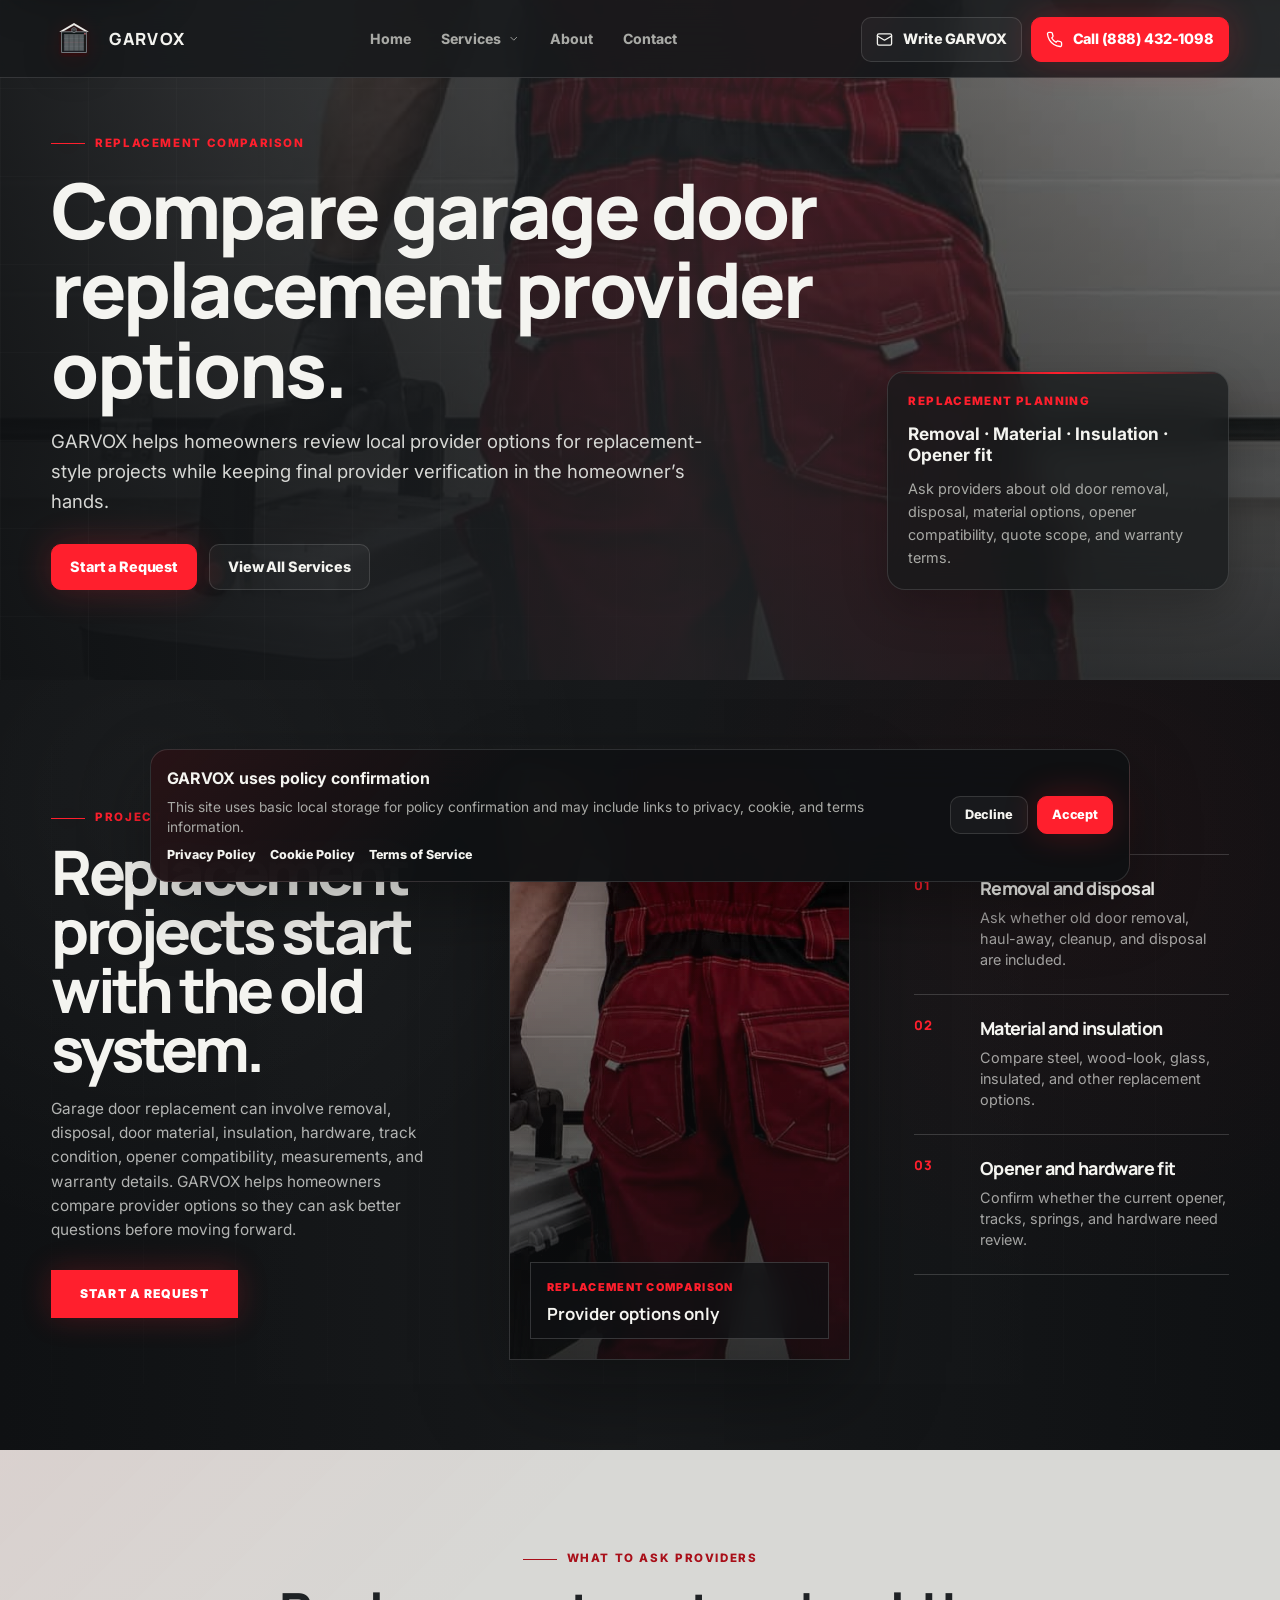
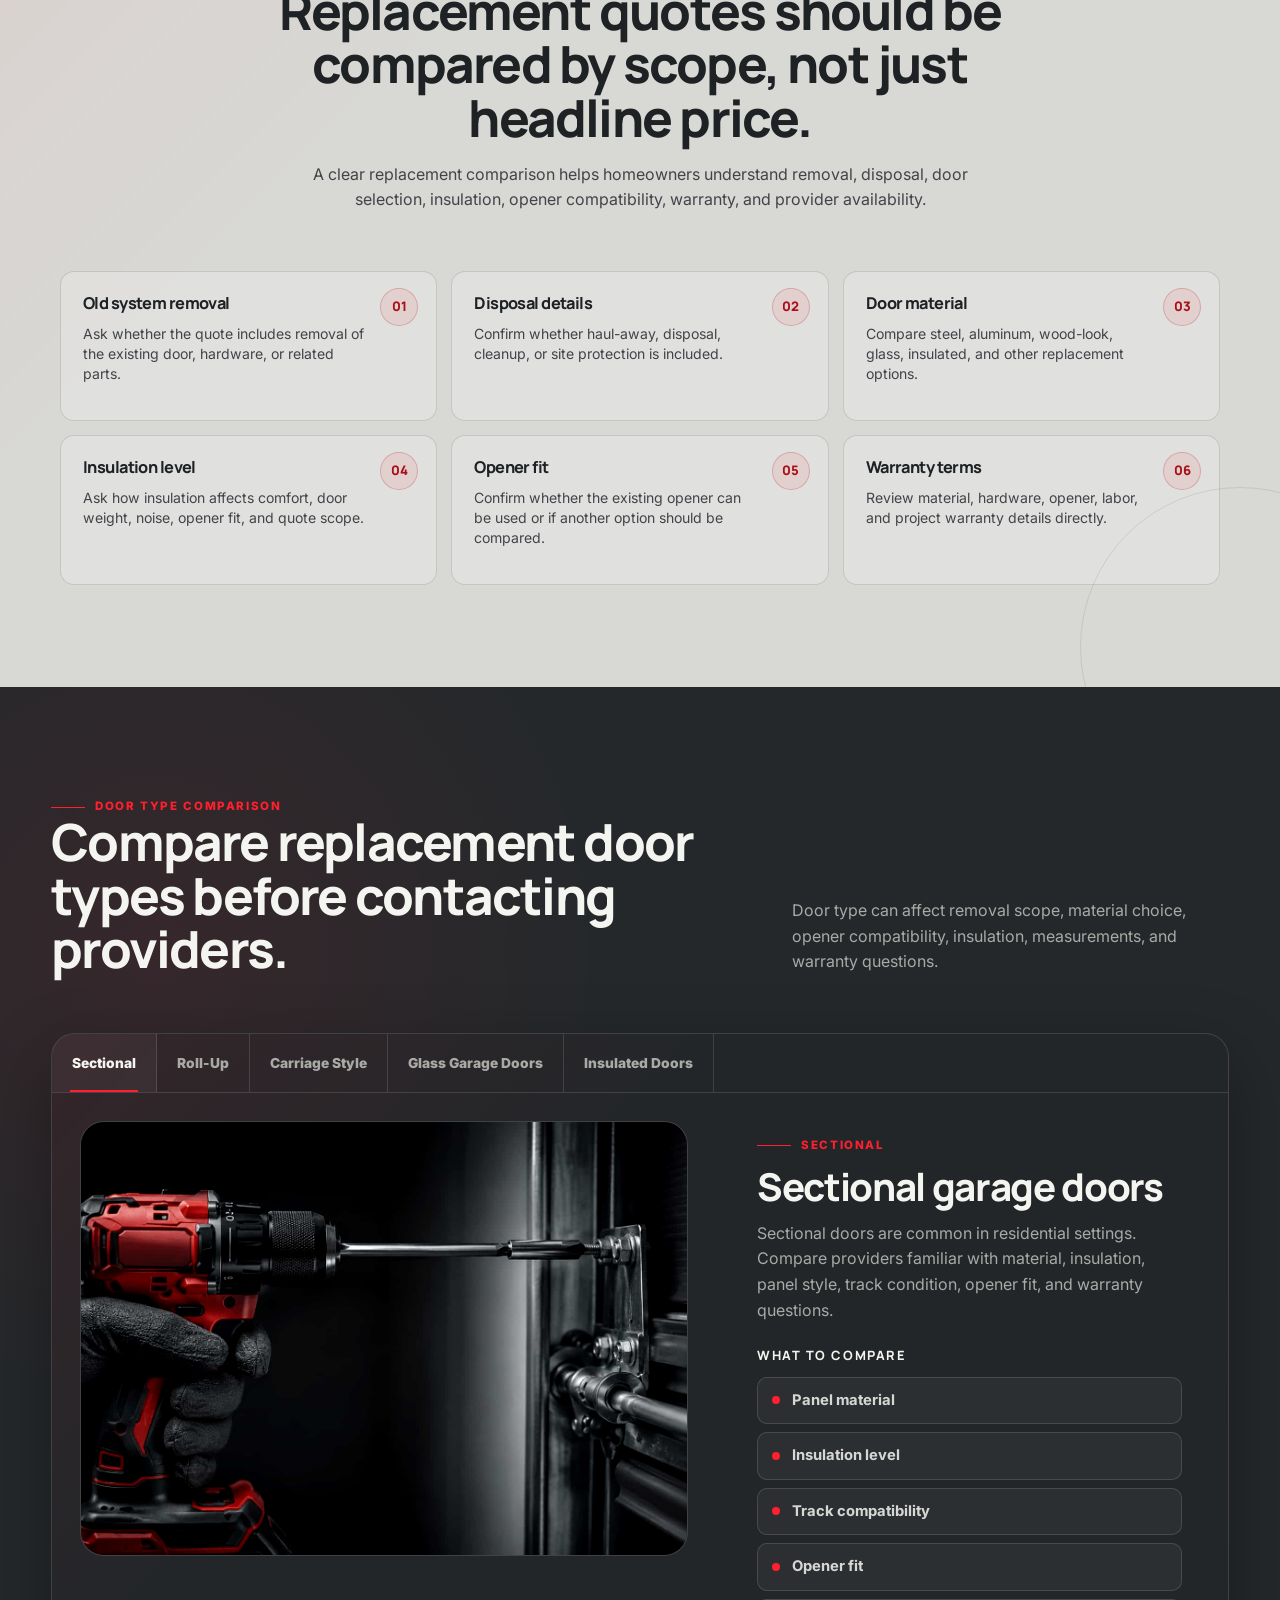
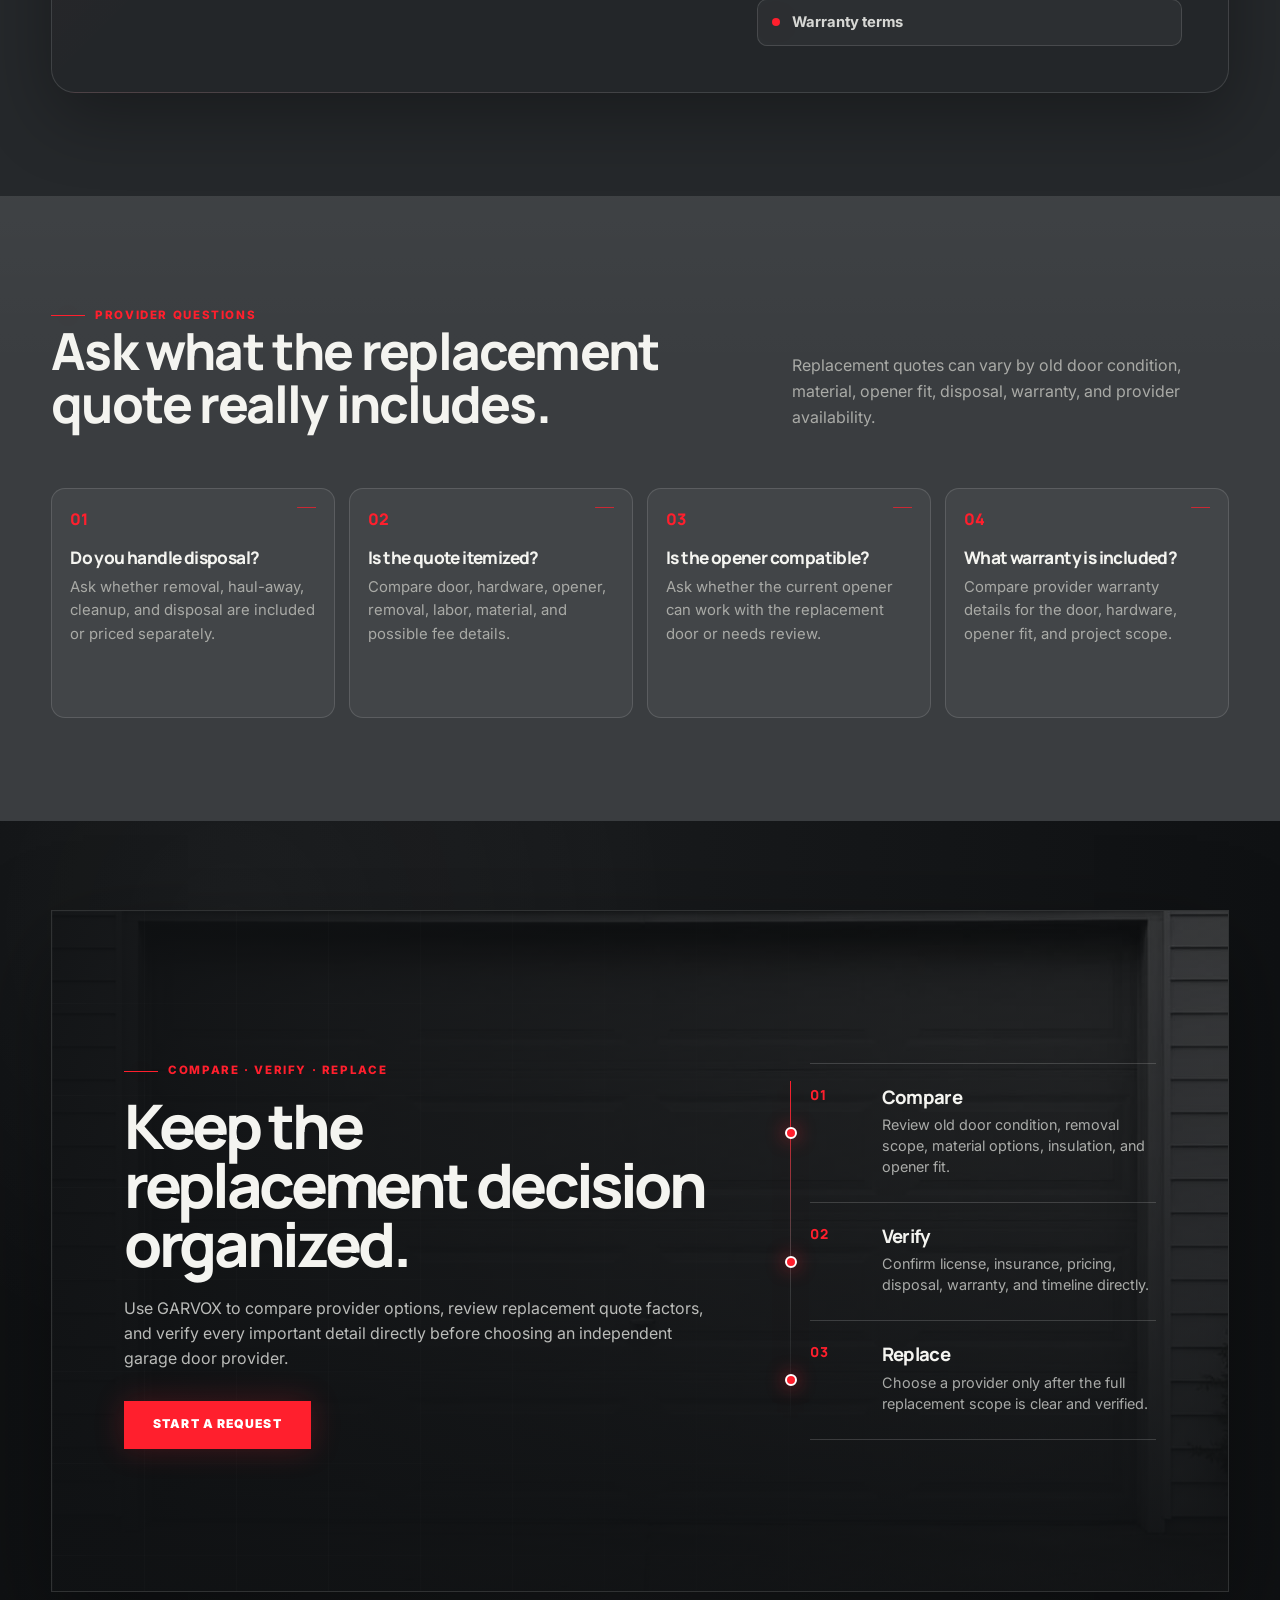
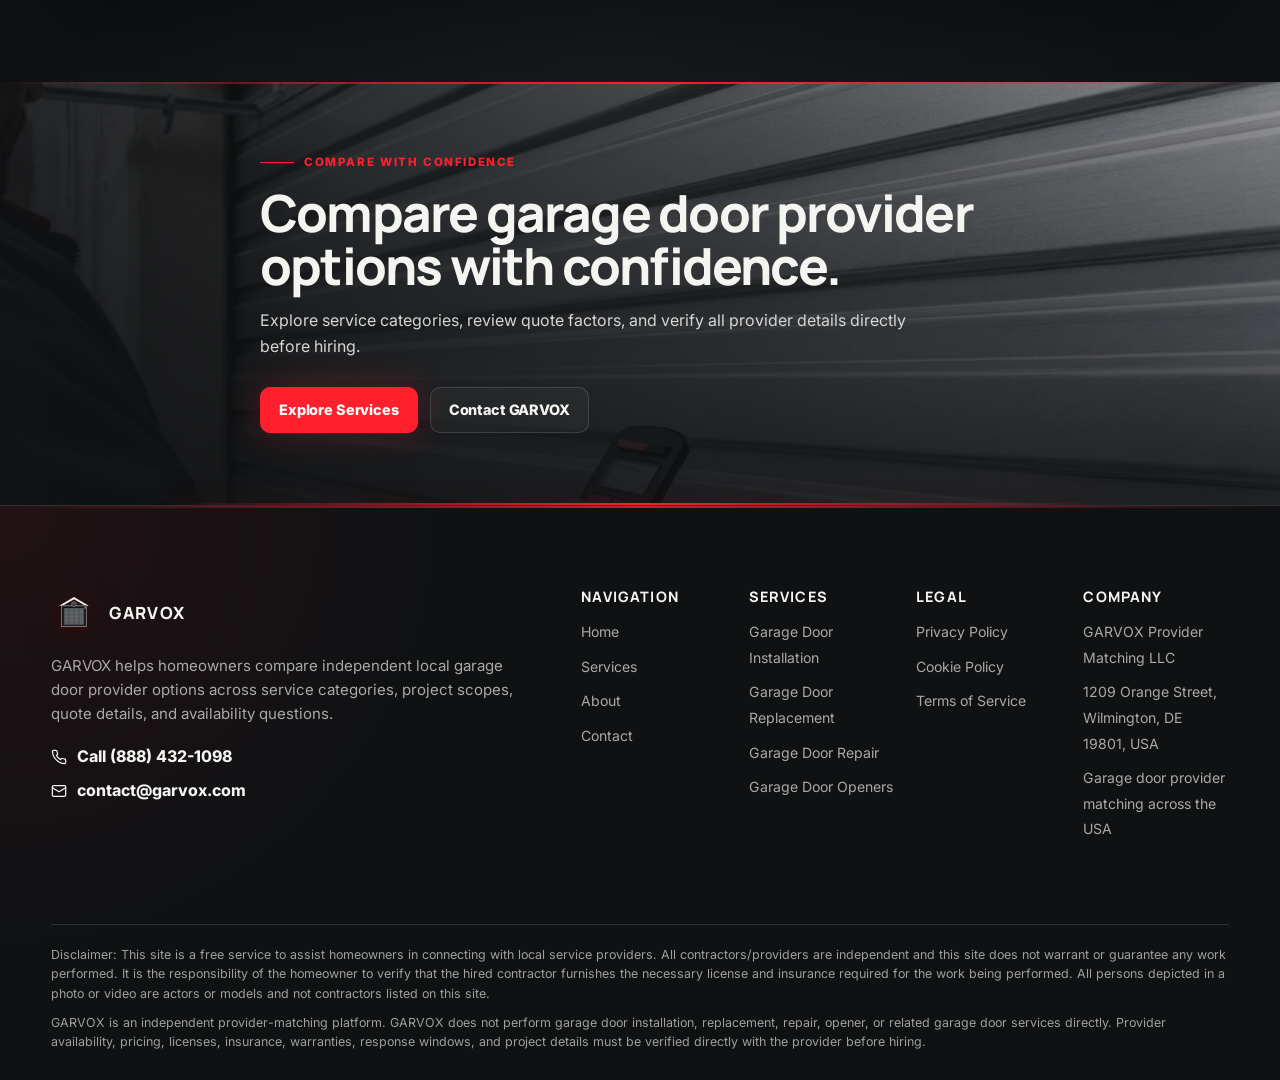
<file: garage-door-replacement.html>
<!DOCTYPE html>
<html lang="en">

<head>
    <meta charset="UTF-8">
    <meta name="viewport" content="width=device-width, initial-scale=1.0">

    <title>Garage Door Replacement Provider Comparison | GARVOX</title>
    <meta name="description"
        content="Compare garage door replacement provider options and review material, insulation, removal, opener fit, quote scope, and warranty questions.">

    <link rel="icon" href="./assets/icons/garvox-garage.svg?v=2" type="image/svg+xml" sizes="any">
    <link rel="shortcut icon" href="./assets/icons/garvox-garage.svg?v=2" type="image/svg+xml">

    <link rel="preconnect" href="https://fonts.googleapis.com">
    <link rel="preconnect" href="https://fonts.gstatic.com" crossorigin>
    <link
        href="https://fonts.googleapis.com/css2?family=Inter:wght@400;500;600;700;800&family=Manrope:wght@500;600;700;800&display=swap"
        rel="stylesheet">

    <link rel="stylesheet" href="./css/style.css">
</head>

<body class="service-detail-page" data-service-id="replacement">
    <div data-site-header></div>

    <main id="main">


        <section class="page-hero service-hero service-hero--replacement" aria-labelledby="replacementHeroTitle">
            <img class="page-hero__image" src="./assets/images/service-replacement.jpg" alt="">
            <div class="page-hero__overlay" aria-hidden="true"></div>
            <div class="page-hero__rail" aria-hidden="true"></div>

            <div class="container-wide page-hero__inner">
                <div class="page-hero__content">
                    <span class="eyebrow">Replacement comparison</span>

                    <h1 id="replacementHeroTitle">
                        Compare garage door replacement provider options.
                    </h1>

                    <p>
                        <span data-company-name>GARVOX</span> helps homeowners review local provider options for
                        replacement-style projects while keeping final provider verification in the homeowner’s hands.
                    </p>

                    <div class="button-row">
                        <a class="btn btn--accent" href="contact.html">
                            Start a Request
                        </a>

                        <a class="btn btn--ghost" href="services.html">
                            View All Services
                        </a>
                    </div>
                </div>

                <aside class="page-hero__mini-panel" aria-label="Replacement comparison summary">
                    <span>Replacement planning</span>
                    <strong>Removal · Material · Insulation · Opener fit</strong>
                    <p>
                        Ask providers about old door removal, disposal, material options, opener compatibility, quote
                        scope, and warranty terms.
                    </p>
                </aside>
            </div>
        </section>


        <section class="section service-overview-section install-brief-section"
            aria-labelledby="replacementOverviewTitle">
            <div class="container-wide install-brief">
                <div class="install-brief__intro">
                    <span class="eyebrow">Project overview</span>

                    <h2 id="replacementOverviewTitle">
                        Replacement projects start with the old system.
                    </h2>

                    <p>
                        Garage door replacement can involve removal, disposal, door material, insulation, hardware,
                        track condition, opener compatibility, measurements, and warranty details.
                        <span data-company-name>GARVOX</span> helps homeowners compare provider options so they can
                        ask better questions before moving forward.
                    </p>

                    <a class="install-brief__button" href="contact.html">
                        Start a Request
                    </a>
                </div>

                <figure class="install-brief__media">
                    <img src="./assets/images/service-replacement.jpg" alt="Garage door replacement project detail">

                    <span class="install-brief__scan" aria-hidden="true"></span>

                    <figcaption class="install-brief__badge">
                        <span>Replacement comparison</span>
                        <strong>Provider options only</strong>
                    </figcaption>
                </figure>

                <div class="install-brief__specs" aria-label="Garage door replacement comparison factors">
                    <article class="install-brief__spec">
                        <span>01</span>
                        <div>
                            <h3>Removal and disposal</h3>
                            <p>Ask whether old door removal, haul-away, cleanup, and disposal are included.</p>
                        </div>
                    </article>

                    <article class="install-brief__spec">
                        <span>02</span>
                        <div>
                            <h3>Material and insulation</h3>
                            <p>Compare steel, wood-look, glass, insulated, and other replacement options.</p>
                        </div>
                    </article>

                    <article class="install-brief__spec">
                        <span>03</span>
                        <div>
                            <h3>Opener and hardware fit</h3>
                            <p>Confirm whether the current opener, tracks, springs, and hardware need review.</p>
                        </div>
                    </article>
                </div>
            </div>
        </section>


        <section class="section section--light service-ask-section" aria-labelledby="replacementAskTitle">
            <div class="container">
                <div class="section-heading section-heading--center">
                    <span class="eyebrow">What to ask providers</span>

                    <h2 id="replacementAskTitle">
                        Replacement quotes should be compared by scope, not just headline price.
                    </h2>

                    <p>
                        A clear replacement comparison helps homeowners understand removal, disposal, door selection,
                        insulation, opener compatibility, warranty, and provider availability.
                    </p>
                </div>

                <div class="editorial-grid editorial-grid--six">
                    <article class="editorial-item">
                        <span>01</span>
                        <h3>Old system removal</h3>
                        <p>Ask whether the quote includes removal of the existing door, hardware, or related parts.</p>
                    </article>

                    <article class="editorial-item">
                        <span>02</span>
                        <h3>Disposal details</h3>
                        <p>Confirm whether haul-away, disposal, cleanup, or site protection is included.</p>
                    </article>

                    <article class="editorial-item">
                        <span>03</span>
                        <h3>Door material</h3>
                        <p>Compare steel, aluminum, wood-look, glass, insulated, and other replacement options.</p>
                    </article>

                    <article class="editorial-item">
                        <span>04</span>
                        <h3>Insulation level</h3>
                        <p>Ask how insulation affects comfort, door weight, noise, opener fit, and quote scope.</p>
                    </article>

                    <article class="editorial-item">
                        <span>05</span>
                        <h3>Opener fit</h3>
                        <p>Confirm whether the existing opener can be used or if another option should be compared.</p>
                    </article>

                    <article class="editorial-item">
                        <span>06</span>
                        <h3>Warranty terms</h3>
                        <p>Review material, hardware, opener, labor, and project warranty details directly.</p>
                    </article>
                </div>
            </div>
        </section>


        <section class="section door-tabs-section" aria-labelledby="doorTabsTitle">
            <div class="container-wide">
                <div class="section-heading section-heading--row">
                    <div>
                        <span class="eyebrow">Door type comparison</span>

                        <h2 id="doorTabsTitle">
                            Compare replacement door types before contacting providers.
                        </h2>
                    </div>

                    <p>
                        Door type can affect removal scope, material choice, opener compatibility, insulation,
                        measurements, and warranty questions.
                    </p>
                </div>

                <div class="door-tabs" data-door-tabs>
                    <div class="door-tabs__nav" role="tablist" aria-label="Garage door replacement type tabs">
                        <button class="door-tabs__button is-active" type="button" role="tab" aria-selected="true"
                            aria-controls="tab-panel-sectional" id="tab-sectional" data-tab-target="sectional">
                            Sectional
                        </button>

                        <button class="door-tabs__button" type="button" role="tab" aria-selected="false"
                            aria-controls="tab-panel-roll-up" id="tab-roll-up" data-tab-target="roll-up">
                            Roll-Up
                        </button>

                        <button class="door-tabs__button" type="button" role="tab" aria-selected="false"
                            aria-controls="tab-panel-carriage" id="tab-carriage" data-tab-target="carriage">
                            Carriage Style
                        </button>

                        <button class="door-tabs__button" type="button" role="tab" aria-selected="false"
                            aria-controls="tab-panel-glass" id="tab-glass" data-tab-target="glass">
                            Glass Garage Doors
                        </button>

                        <button class="door-tabs__button" type="button" role="tab" aria-selected="false"
                            aria-controls="tab-panel-insulated" id="tab-insulated" data-tab-target="insulated">
                            Insulated Doors
                        </button>
                    </div>

                    <div class="door-tabs__panel" role="tabpanel" id="tab-panel-sectional"
                        aria-labelledby="tab-sectional" data-door-tabs-panel>
                        <div class="door-tabs__media red-scan-card">
                            <img src="./assets/images/service-replacement.jpg" alt="Replacement sectional garage door">
                            <span class="red-scan-card__line" aria-hidden="true"></span>
                        </div>

                        <div class="door-tabs__content">
                            <span class="eyebrow">Sectional replacement</span>
                            <h3>Sectional garage door replacement</h3>

                            <p>
                                Sectional doors are common replacement options for residential garages. Compare
                                providers familiar with panel material, insulation, track condition, opener fit,
                                removal scope, and warranty questions.
                            </p>

                            <h4>What to compare</h4>

                            <ul>
                                <li>Existing track condition</li>
                                <li>Panel material</li>
                                <li>Insulation level</li>
                                <li>Opener compatibility</li>
                                <li>Removal and disposal</li>
                            </ul>
                        </div>
                    </div>
                </div>
            </div>
        </section>


        <section class="section provider-questions-section" aria-labelledby="providerQuestionsTitle">
            <div class="container-wide">
                <div class="section-heading section-heading--row">
                    <div>
                        <span class="eyebrow">Provider questions</span>

                        <h2 id="providerQuestionsTitle">
                            Ask what the replacement quote really includes.
                        </h2>
                    </div>

                    <p>
                        Replacement quotes can vary by old door condition, material, opener fit, disposal, warranty,
                        and provider availability.
                    </p>
                </div>

                <div class="question-card-grid">
                    <article class="question-card">
                        <span>01</span>
                        <h3>Do you handle disposal?</h3>
                        <p>
                            Ask whether removal, haul-away, cleanup, and disposal are included or priced separately.
                        </p>
                    </article>

                    <article class="question-card">
                        <span>02</span>
                        <h3>Is the quote itemized?</h3>
                        <p>
                            Compare door, hardware, opener, removal, labor, material, and possible fee details.
                        </p>
                    </article>

                    <article class="question-card">
                        <span>03</span>
                        <h3>Is the opener compatible?</h3>
                        <p>
                            Ask whether the current opener can work with the replacement door or needs review.
                        </p>
                    </article>

                    <article class="question-card">
                        <span>04</span>
                        <h3>What warranty is included?</h3>
                        <p>
                            Compare provider warranty details for the door, hardware, opener fit, and project scope.
                        </p>
                    </article>
                </div>
            </div>
        </section>


        <section class="section photo-banner-section decision-photo-section" aria-labelledby="photoBannerTitle">
            <div class="container-wide">
                <div class="decision-photo">
                    <img class="decision-photo__image" src="./assets/images/traditional-garage-door.jpg"
                        alt="Garage door replacement decision">

                    <div class="decision-photo__overlay" aria-hidden="true"></div>
                    <div class="decision-photo__grid" aria-hidden="true"></div>

                    <div class="decision-photo__content">
                        <div class="decision-photo__copy">
                            <span class="eyebrow">Compare · Verify · Replace</span>

                            <h2 id="photoBannerTitle">
                                Keep the replacement decision organized.
                            </h2>

                            <p>
                                Use GARVOX to compare provider options, review replacement quote factors, and verify
                                every important detail directly before choosing an independent garage door provider.
                            </p>

                            <a class="decision-photo__button" href="contact.html">
                                Start a Request
                            </a>
                        </div>

                        <div class="decision-rail" aria-label="Replacement decision steps">
                            <article class="decision-rail__item">
                                <span>01</span>
                                <div>
                                    <h3>Compare</h3>
                                    <p>Review old door condition, removal scope, material options, insulation, and
                                        opener fit.</p>
                                </div>
                            </article>

                            <article class="decision-rail__item">
                                <span>02</span>
                                <div>
                                    <h3>Verify</h3>
                                    <p>Confirm license, insurance, pricing, disposal, warranty, and timeline directly.
                                    </p>
                                </div>
                            </article>

                            <article class="decision-rail__item">
                                <span>03</span>
                                <div>
                                    <h3>Replace</h3>
                                    <p>Choose a provider only after the full replacement scope is clear and verified.
                                    </p>
                                </div>
                            </article>
                        </div>
                    </div>
                </div>
            </div>
        </section>


        <div data-red-line-cta="default"></div>
    </main>

    <div data-site-footer></div>
    <div data-policy-banner></div>

    <script src="./js/config.js"></script>
    <script src="./js/main.js"></script>
    <script src="./js/service-page.js"></script>
</body>

</html>
</file>
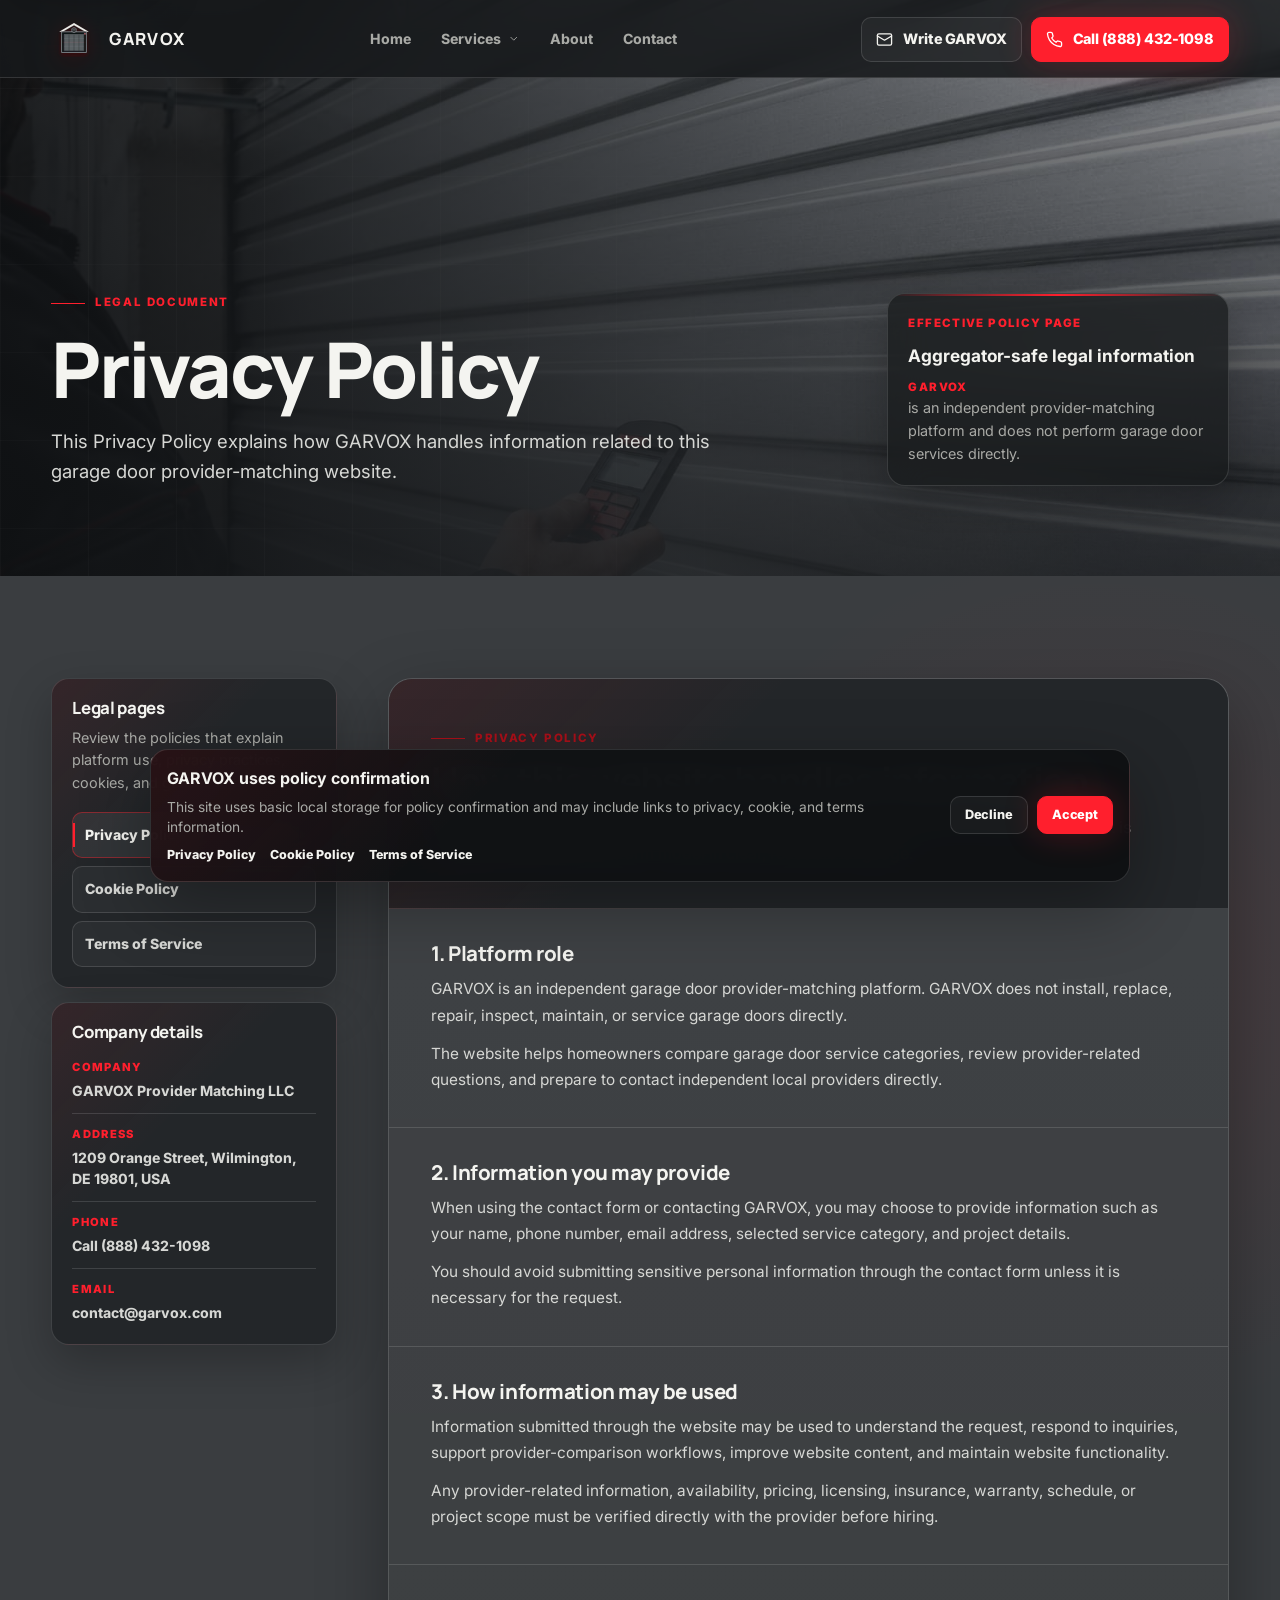
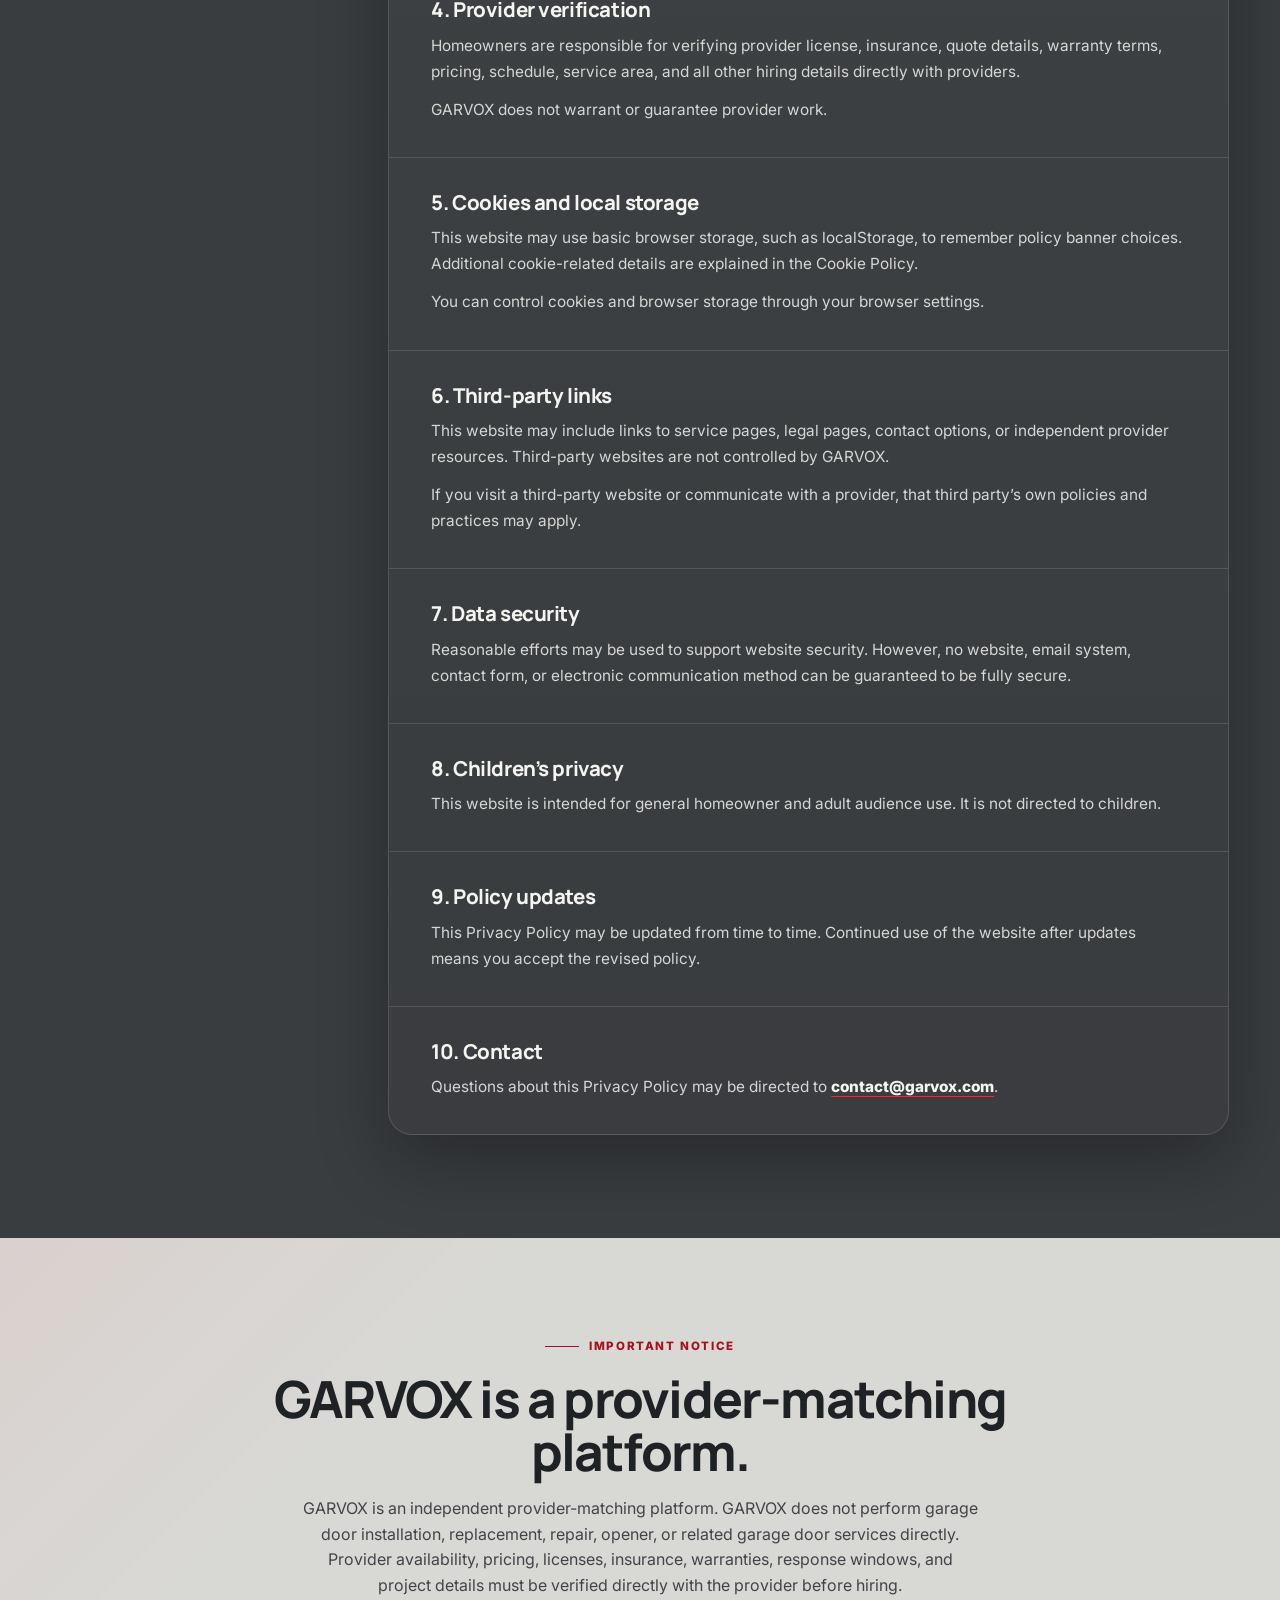
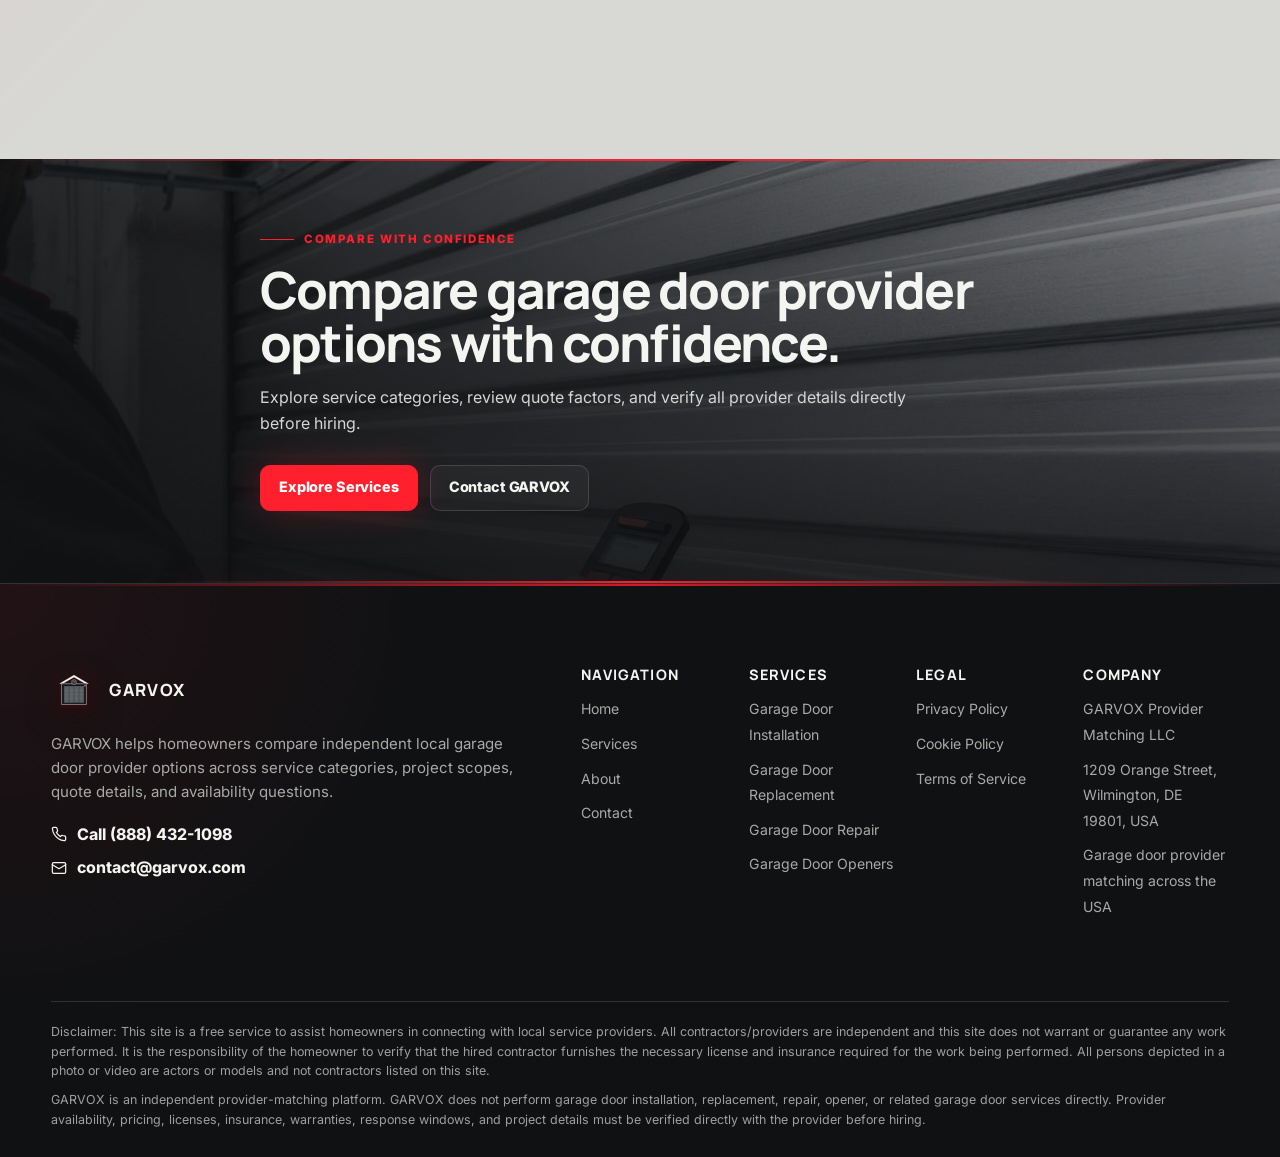
<file: privacy-policy.html>
<!DOCTYPE html>
<html lang="en">

<head>
    <meta charset="UTF-8">
    <meta name="viewport" content="width=device-width, initial-scale=1.0">

    <title>Privacy Policy | GARVOX</title>
    <meta name="description" content="Read the GARVOX Privacy Policy for the garage door provider matching website.">

<link rel="icon" href="./assets/icons/garvox-garage.svg?v=2" type="image/svg+xml" sizes="any">
<link rel="shortcut icon" href="./assets/icons/garvox-garage.svg?v=2" type="image/svg+xml">

    <link rel="preconnect" href="https://fonts.googleapis.com">
    <link rel="preconnect" href="https://fonts.gstatic.com" crossorigin>
    <link
        href="https://fonts.googleapis.com/css2?family=Inter:wght@400;500;600;700;800&family=Manrope:wght@500;600;700;800&display=swap"
        rel="stylesheet">

    <link rel="stylesheet" href="./css/style.css">
</head>

<body class="legal-page">
    <div data-site-header></div>

    <main id="main">


        <section class="page-hero legal-hero" aria-labelledby="privacyHeroTitle">
            <img class="page-hero__image" src="./assets/images/cta-garage-door.jpg" alt="">
            <div class="page-hero__overlay" aria-hidden="true"></div>
            <div class="page-hero__rail" aria-hidden="true"></div>

            <div class="container-wide page-hero__inner">
                <div class="page-hero__content">
                    <span class="eyebrow">Legal document</span>

                    <h1 id="privacyHeroTitle">
                        Privacy Policy
                    </h1>

                    <p>
                        This Privacy Policy explains how <span data-company-name>GARVOX</span> handles information
                        related to this
                        garage door provider-matching website.
                    </p>
                </div>

                <aside class="page-hero__mini-panel" aria-label="Privacy policy summary">
                    <span>Effective policy page</span>
                    <strong>Aggregator-safe legal information</strong>
                    <p>
                        <span data-company-name>GARVOX</span> is an independent provider-matching platform and does not
                        perform
                        garage door services directly.
                    </p>
                </aside>
            </div>
        </section>


        <section class="section legal-content-section" aria-labelledby="privacyContentTitle">
            <div class="container-wide legal-layout">
                <aside class="legal-sidebar" aria-label="Legal navigation">
                    <div class="legal-sidebar-card">
                        <h2>Legal pages</h2>

                        <p>
                            Review the policies that explain platform use, privacy practices, cookies, and general
                            terms.
                        </p>

                        <nav class="legal-nav" aria-label="Legal document links">
                            <a class="is-active" href="privacy-policy.html" aria-current="page">
                                Privacy Policy
                            </a>

                            <a href="cookie-policy.html">
                                Cookie Policy
                            </a>

                            <a href="terms-of-service.html">
                                Terms of Service
                            </a>
                        </nav>
                    </div>

                    <div class="legal-sidebar-card">
                        <h2>Company details</h2>

                        <ul class="legal-contact-list">
                            <li>
                                <span>Company</span>
                                <strong data-company-id>GARVOX Provider Matching LLC</strong>
                            </li>

                            <li>
                                <span>Address</span>
                                <strong data-address-text>1209 Orange Street, Wilmington, DE 19801, USA</strong>
                            </li>

                            <li>
                                <span>Phone</span>
                                <a href="tel:+18884321098" data-phone-link data-phone-text>
                                    Call (888) 432-1098
                                </a>
                            </li>

                            <li>
                                <span>Email</span>
                                <a href="mailto:contact@garvox.com" data-email-link data-email-text>
                                    contact@garvox.com
                                </a>
                            </li>
                        </ul>
                    </div>
                </aside>

                <article class="legal-document">
                    <header class="legal-document__header">
                        <span class="eyebrow">Privacy Policy</span>

                        <h2 id="privacyContentTitle">
                            How this website handles information
                        </h2>

                        <p>
                            This Privacy Policy applies to the <span data-company-name>GARVOX</span> website and related
                            provider-matching content. It is written to explain the platform model in clear, readable
                            language.
                        </p>
                    </header>

                    <div class="legal-document__body">
                        <section>
                            <h3>1. Platform role</h3>

                            <p>
                                <span data-company-name>GARVOX</span> is an independent garage door provider-matching
                                platform.
                                <span data-company-name>GARVOX</span> does not install, replace, repair, inspect,
                                maintain, or service
                                garage doors directly.
                            </p>

                            <p>
                                The website helps homeowners compare garage door service categories, review
                                provider-related questions,
                                and prepare to contact independent local providers directly.
                            </p>
                        </section>

                        <section>
                            <h3>2. Information you may provide</h3>

                            <p>
                                When using the contact form or contacting <span data-company-name>GARVOX</span>, you may
                                choose to
                                provide information such as your name, phone number, email address, selected service
                                category, and
                                project details.
                            </p>

                            <p>
                                You should avoid submitting sensitive personal information through the contact form
                                unless it is
                                necessary for the request.
                            </p>
                        </section>

                        <section>
                            <h3>3. How information may be used</h3>

                            <p>
                                Information submitted through the website may be used to understand the request, respond
                                to inquiries,
                                support provider-comparison workflows, improve website content, and maintain website
                                functionality.
                            </p>

                            <p>
                                Any provider-related information, availability, pricing, licensing, insurance, warranty,
                                schedule, or
                                project scope must be verified directly with the provider before hiring.
                            </p>
                        </section>

                        <section>
                            <h3>4. Provider verification</h3>

                            <p>
                                Homeowners are responsible for verifying provider license, insurance, quote details,
                                warranty terms,
                                pricing, schedule, service area, and all other hiring details directly with providers.
                            </p>

                            <p>
                                <span data-company-name>GARVOX</span> does not warrant or guarantee provider work.
                            </p>
                        </section>

                        <section>
                            <h3>5. Cookies and local storage</h3>

                            <p>
                                This website may use basic browser storage, such as localStorage, to remember policy
                                banner choices.
                                Additional cookie-related details are explained in the Cookie Policy.
                            </p>

                            <p>
                                You can control cookies and browser storage through your browser settings.
                            </p>
                        </section>

                        <section>
                            <h3>6. Third-party links</h3>

                            <p>
                                This website may include links to service pages, legal pages, contact options, or
                                independent provider
                                resources. Third-party websites are not controlled by <span
                                    data-company-name>GARVOX</span>.
                            </p>

                            <p>
                                If you visit a third-party website or communicate with a provider, that third party’s
                                own policies and
                                practices may apply.
                            </p>
                        </section>

                        <section>
                            <h3>7. Data security</h3>

                            <p>
                                Reasonable efforts may be used to support website security. However, no website, email
                                system, contact
                                form, or electronic communication method can be guaranteed to be fully secure.
                            </p>
                        </section>

                        <section>
                            <h3>8. Children’s privacy</h3>

                            <p>
                                This website is intended for general homeowner and adult audience use. It is not
                                directed to children.
                            </p>
                        </section>

                        <section>
                            <h3>9. Policy updates</h3>

                            <p>
                                This Privacy Policy may be updated from time to time. Continued use of the website after
                                updates means
                                you accept the revised policy.
                            </p>
                        </section>

                        <section>
                            <h3>10. Contact</h3>

                            <p>
                                Questions about this Privacy Policy may be directed to <a
                                    href="mailto:contact@garvox.com" data-email-link
                                    data-email-text>contact@garvox.com</a>.
                            </p>
                        </section>
                    </div>
                </article>
            </div>
        </section>


        <section class="section section--light legal-notice-section" aria-labelledby="privacyNoticeTitle">
            <div class="container">
                <div class="section-heading section-heading--center">
                    <span class="eyebrow">Important notice</span>

                    <h2 id="privacyNoticeTitle">
                        GARVOX is a provider-matching platform.
                    </h2>

                    <p data-legal-notice>
                        GARVOX is an independent provider-matching platform. GARVOX does not perform garage door
                        installation,
                        replacement, repair, opener, or related garage door services directly. Provider availability,
                        pricing,
                        licenses, insurance, warranties, response windows, and project details must be verified directly
                        with the
                        provider before hiring.
                    </p>
                </div>
            </div>
        </section>


        <div data-red-line-cta="default"></div>
    </main>

    <div data-site-footer></div>
    <div data-policy-banner></div>

    <script src="./js/config.js"></script>
    <script src="./js/main.js"></script>
    <script src="./js/legal.js"></script>
</body>

</html>
</file>
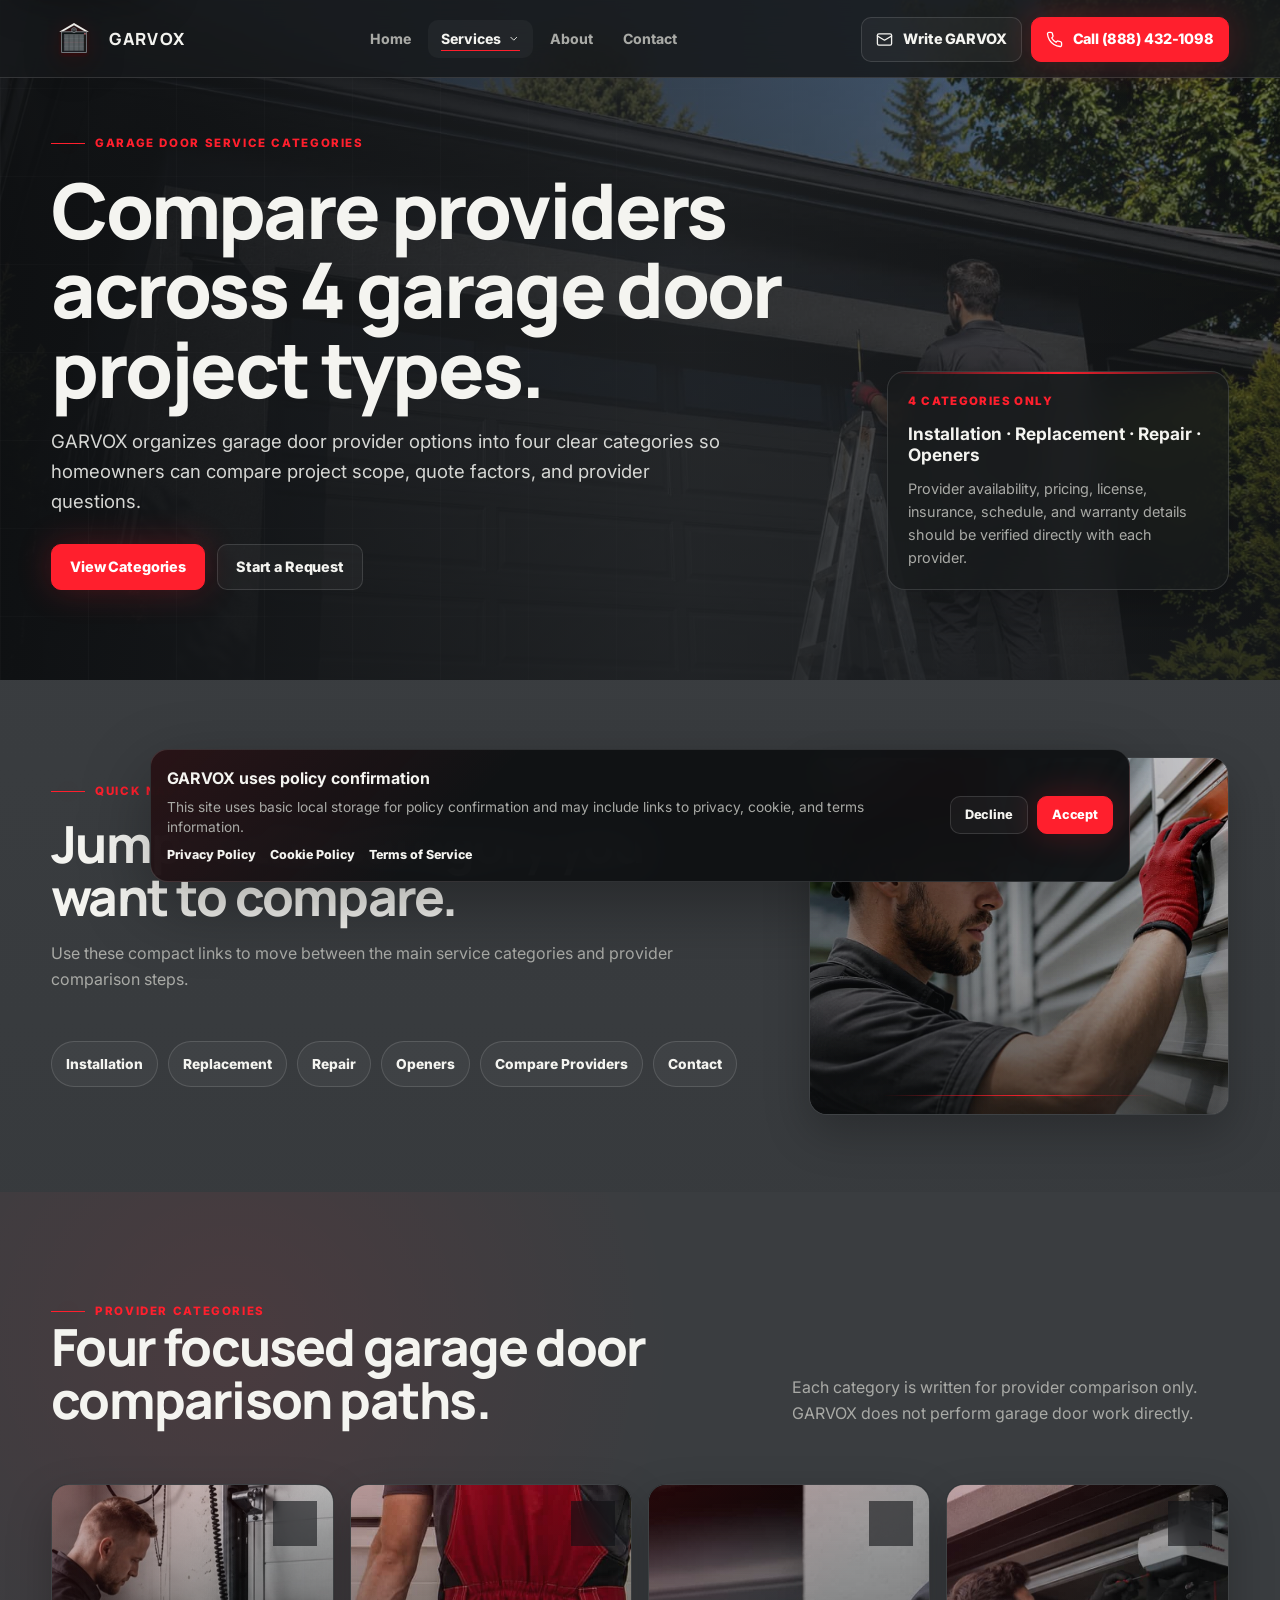
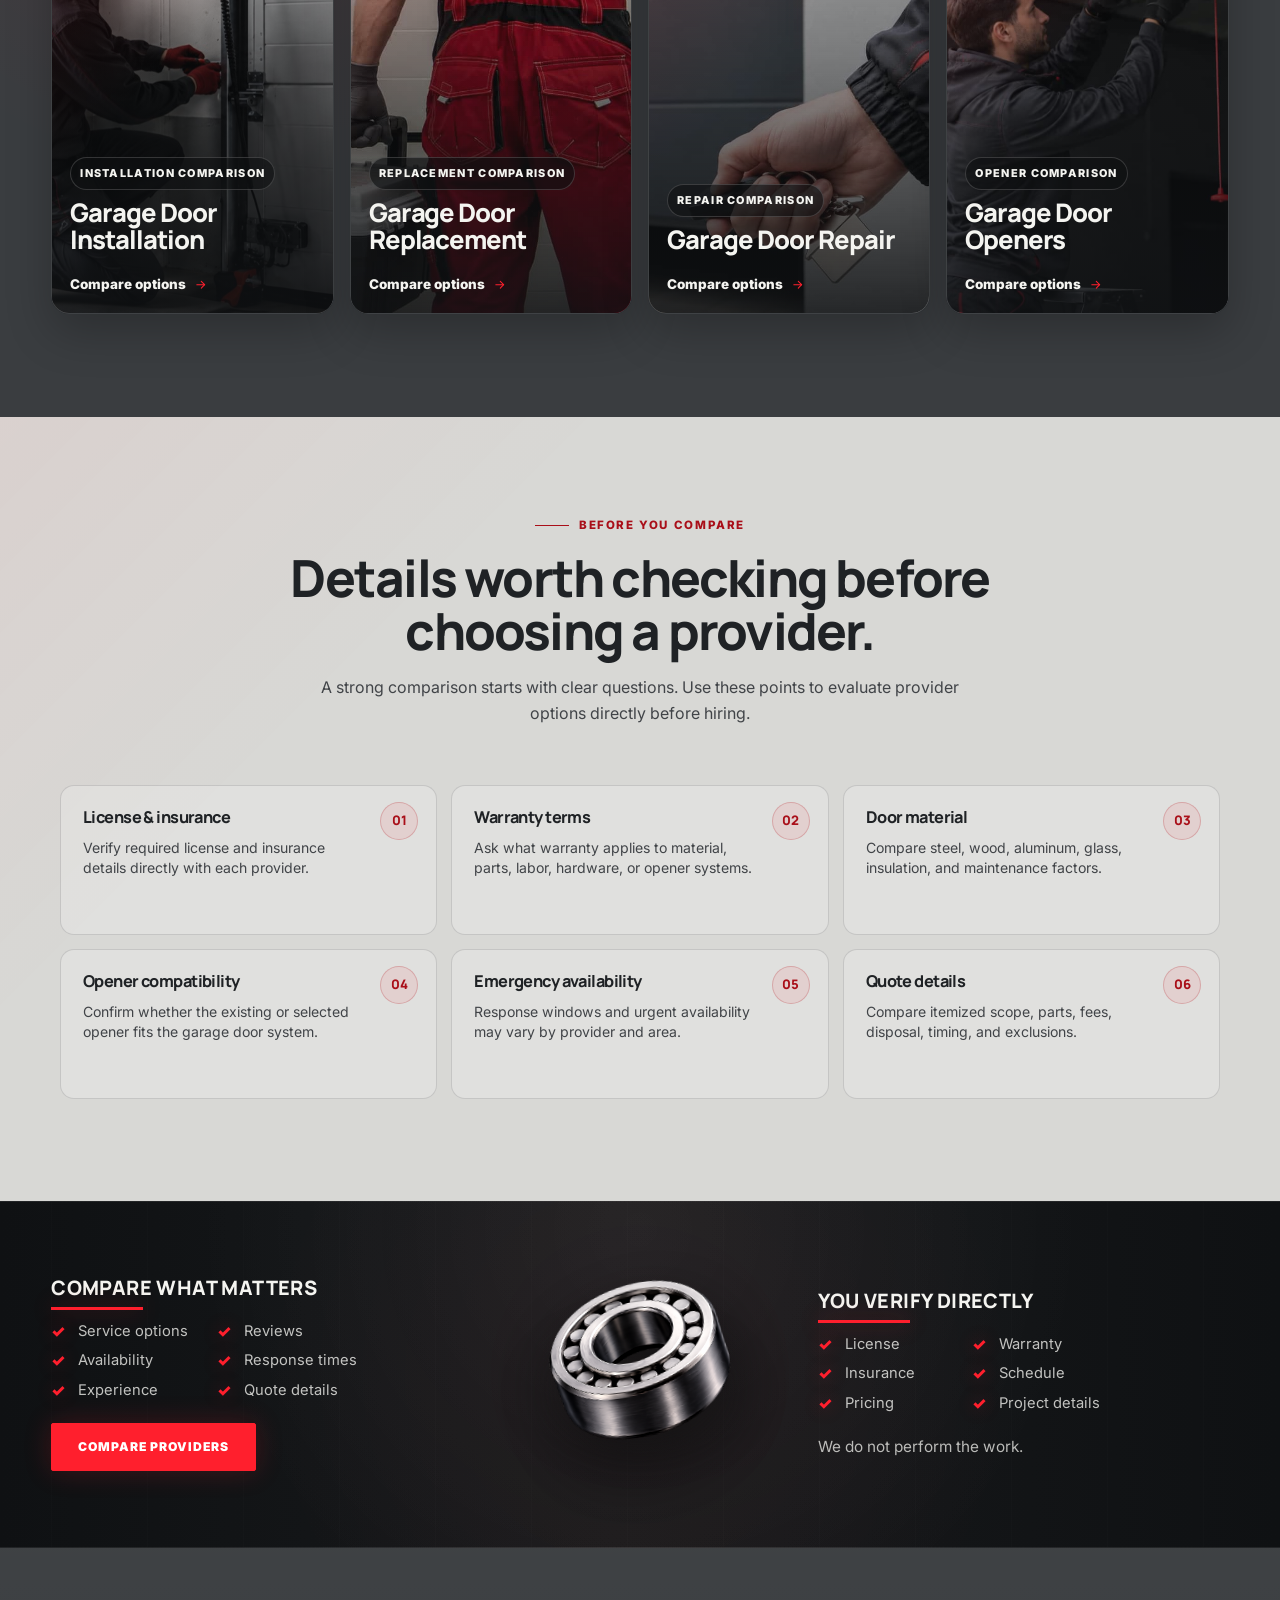
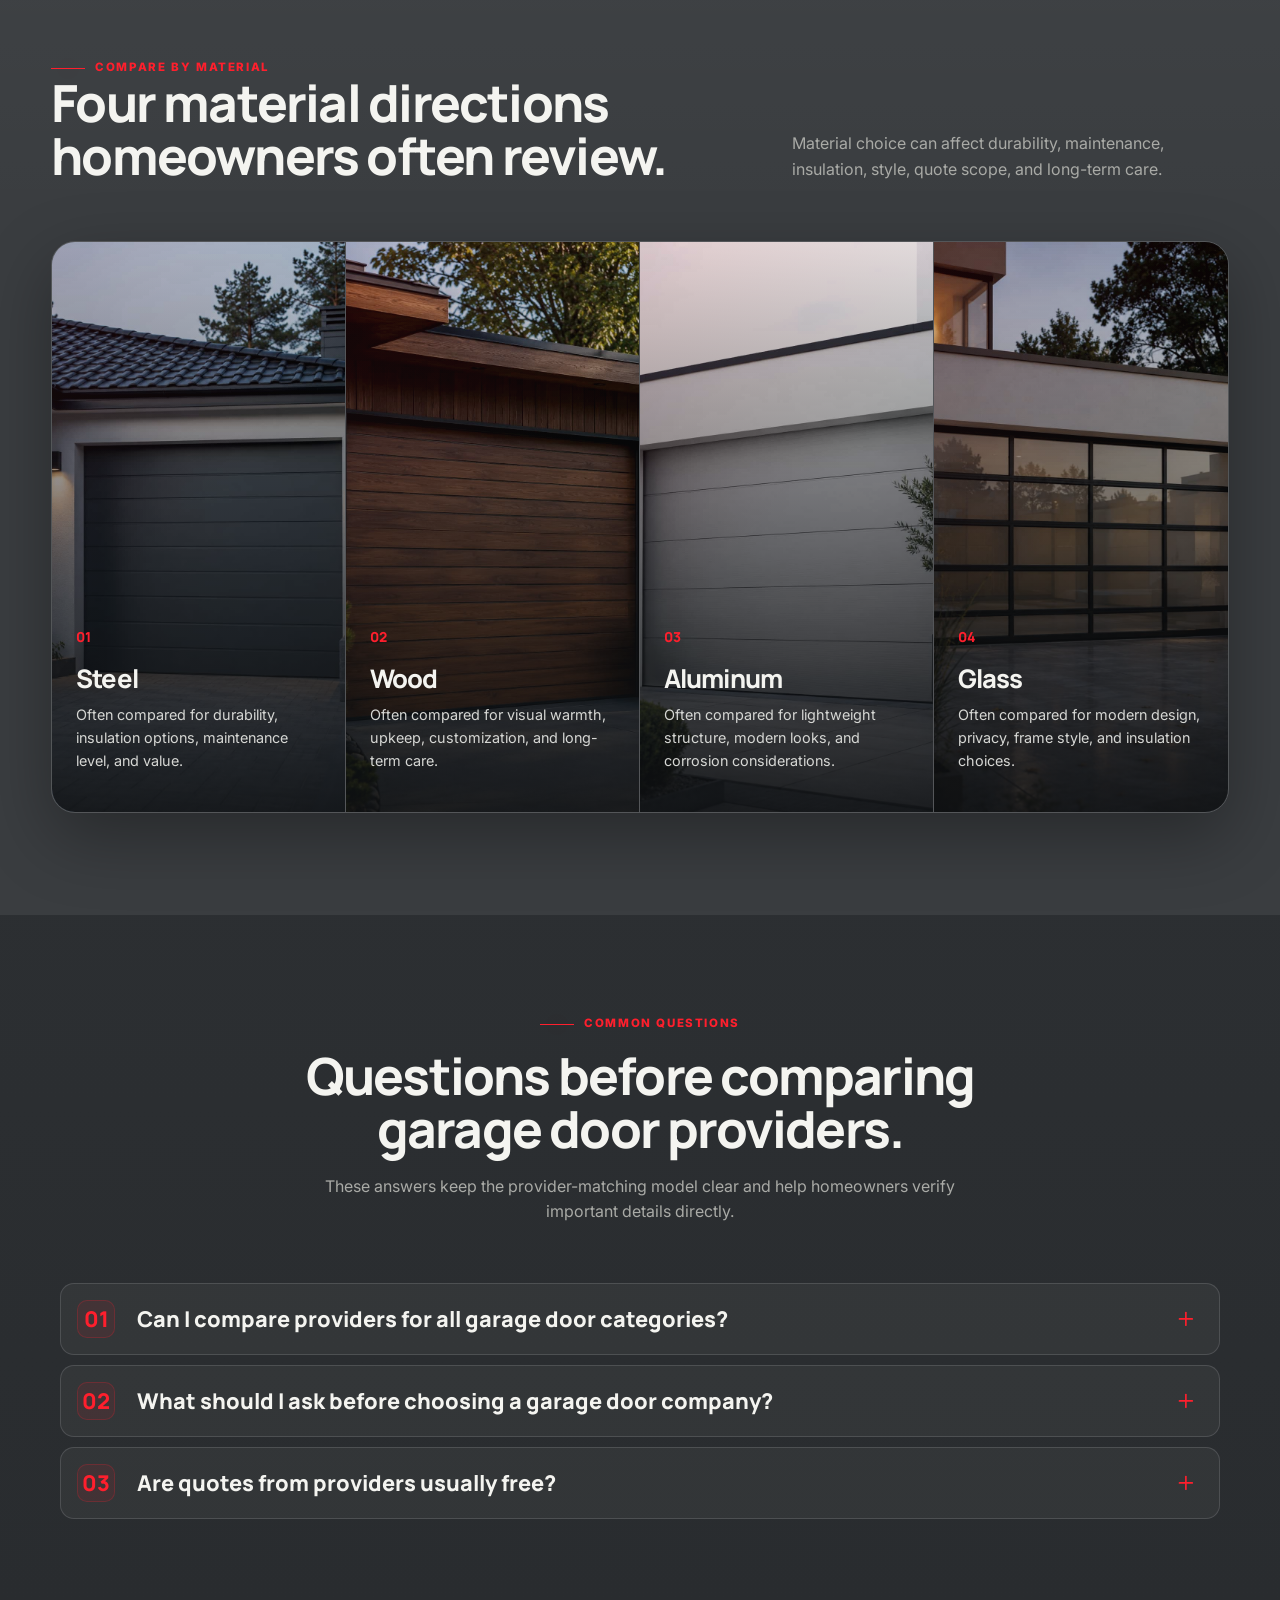
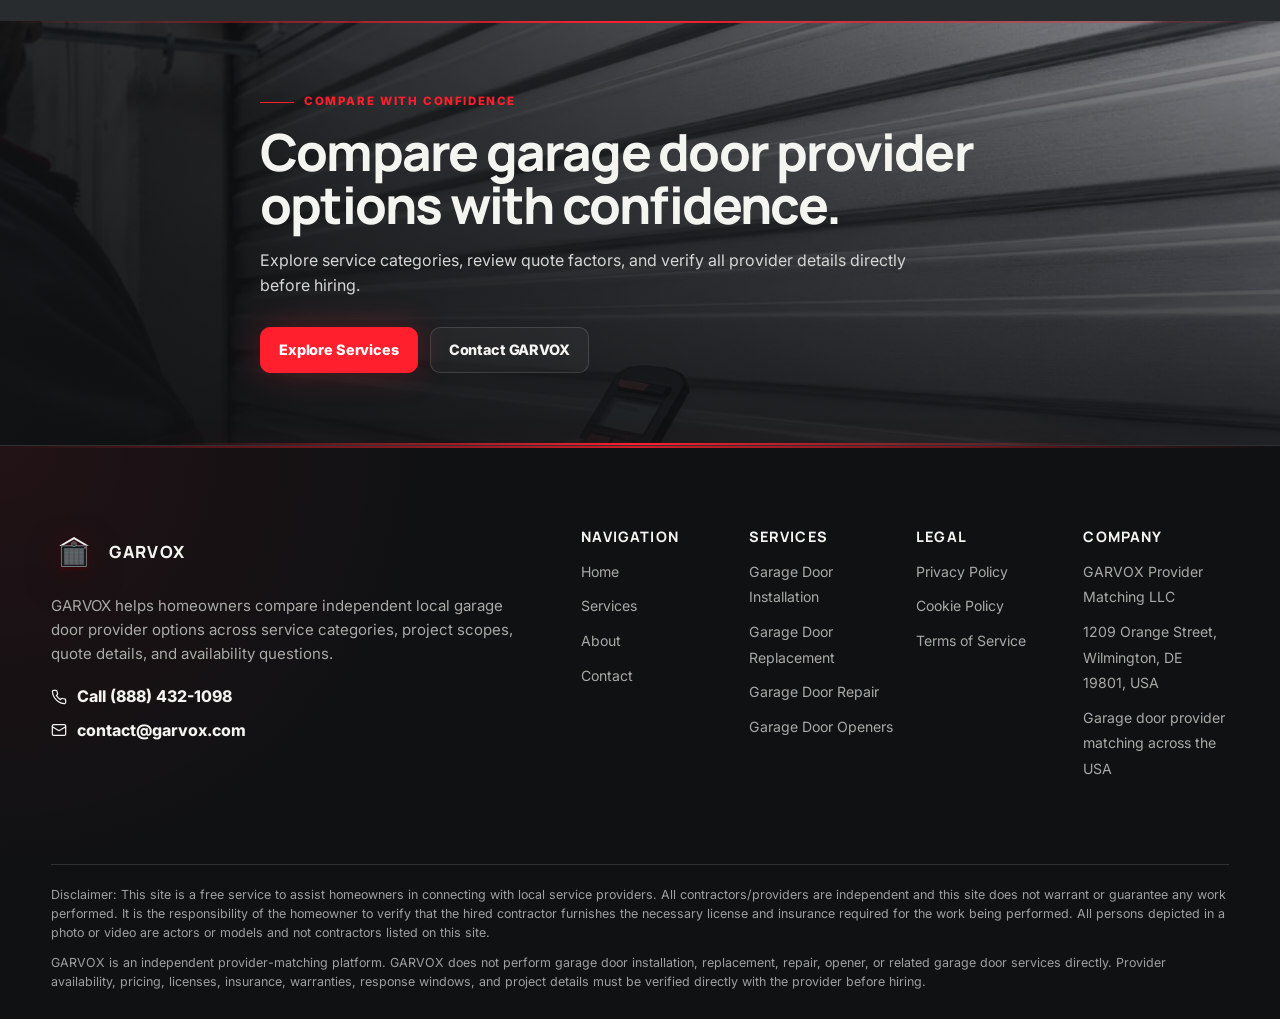
<file: services.html>
<!DOCTYPE html>
<html lang="en">

<head>
    <meta charset="UTF-8">
    <meta name="viewport" content="width=device-width, initial-scale=1.0">

    <title>Garage Door Services | GARVOX</title>
    <meta name="description"
        content="Explore GARVOX garage door provider matching categories: installation, replacement, repair, and garage door openers.">

    <link rel="icon" href="./assets/icons/garvox-garage.svg?v=2" type="image/svg+xml" sizes="any">
    <link rel="shortcut icon" href="./assets/icons/garvox-garage.svg?v=2" type="image/svg+xml">

    <link rel="preconnect" href="https://fonts.googleapis.com">
    <link rel="preconnect" href="https://fonts.gstatic.com" crossorigin>
    <link
        href="https://fonts.googleapis.com/css2?family=Inter:wght@400;500;600;700;800&family=Manrope:wght@500;600;700;800&display=swap"
        rel="stylesheet">

    <link rel="stylesheet" href="./css/style.css">
</head>

<body class="services-page">
    <div data-site-header></div>

    <main id="main">


        <section class="page-hero page-hero--services" aria-labelledby="servicesHeroTitle">
            <img class="page-hero__image" src="./assets/images/hero-services.jpg" alt="">
            <div class="page-hero__overlay" aria-hidden="true"></div>
            <div class="page-hero__rail" aria-hidden="true"></div>

            <div class="container-wide page-hero__inner">
                <div class="page-hero__content">
                    <span class="eyebrow">Garage door service categories</span>

                    <h1 id="servicesHeroTitle">
                        Compare providers across 4 garage door project types.
                    </h1>

                    <p>
                        <span data-company-name>GARVOX</span> organizes garage door provider options into four clear
                        categories so
                        homeowners can compare project scope, quote factors, and provider questions.
                    </p>

                    <div class="button-row">
                        <a class="btn btn--accent" href="#serviceCategories">
                            View Categories
                        </a>

                        <a class="btn btn--ghost" href="contact.html">
                            Start a Request
                        </a>
                    </div>
                </div>

                <aside class="page-hero__mini-panel" aria-label="Service page summary">
                    <span>4 categories only</span>
                    <strong>Installation · Replacement · Repair · Openers</strong>
                    <p>
                        Provider availability, pricing, license, insurance, schedule, and warranty details should be
                        verified
                        directly with each provider.
                    </p>
                </aside>
            </div>
        </section>


<section class="section quick-nav-section" aria-labelledby="quickNavTitle">
    <div class="container-wide quick-nav-layout">
        <div class="quick-nav-content">
            <div class="section-heading section-heading--compact">
                <span class="eyebrow">Quick navigation</span>

                <h2 id="quickNavTitle">
                    Jump to the category you want to compare.
                </h2>

                <p>
                    Use these compact links to move between the main service categories and provider comparison
                    steps.
                </p>
            </div>

            <div data-quick-nav data-quick-nav-label="Services quick navigation"></div>
        </div>

        <figure class="quick-nav-photo" aria-hidden="true">
            <img src="./assets/images/quick-nav-garage.jpg" alt="">
        </figure>
    </div>
</section>


        <section class="section services-cards-section" id="serviceCategories" aria-labelledby="serviceCardsTitle">
            <div class="container-wide">
                <div class="section-heading section-heading--row">
                    <div>
                        <span class="eyebrow">Provider categories</span>

                        <h2 id="serviceCardsTitle">
                            Four focused garage door comparison paths.
                        </h2>
                    </div>

                    <p>
                        Each category is written for provider comparison only. <span data-company-name>GARVOX</span>
                        does not
                        perform garage door work directly.
                    </p>
                </div>

                <div class="service-card-grid" data-service-cards></div>
            </div>
        </section>


        <section class="section section--light before-compare-section" aria-labelledby="beforeCompareTitle">
            <div class="container">
                <div class="section-heading section-heading--center">
                    <span class="eyebrow">Before you compare</span>

                    <h2 id="beforeCompareTitle">
                        Details worth checking before choosing a provider.
                    </h2>

                    <p>
                        A strong comparison starts with clear questions. Use these points to evaluate provider options
                        directly
                        before hiring.
                    </p>
                </div>

                <div class="editorial-grid editorial-grid--six">
                    <article class="editorial-item">
                        <span>01</span>
                        <h3>License &amp; insurance</h3>
                        <p>
                            Verify required license and insurance details directly with each provider.
                        </p>
                    </article>

                    <article class="editorial-item">
                        <span>02</span>
                        <h3>Warranty terms</h3>
                        <p>
                            Ask what warranty applies to material, parts, labor, hardware, or opener systems.
                        </p>
                    </article>

                    <article class="editorial-item">
                        <span>03</span>
                        <h3>Door material</h3>
                        <p>
                            Compare steel, wood, aluminum, glass, insulation, and maintenance factors.
                        </p>
                    </article>

                    <article class="editorial-item">
                        <span>04</span>
                        <h3>Opener compatibility</h3>
                        <p>
                            Confirm whether the existing or selected opener fits the garage door system.
                        </p>
                    </article>

                    <article class="editorial-item">
                        <span>05</span>
                        <h3>Emergency availability</h3>
                        <p>
                            Response windows and urgent availability may vary by provider and area.
                        </p>
                    </article>

                    <article class="editorial-item">
                        <span>06</span>
                        <h3>Quote details</h3>
                        <p>
                            Compare itemized scope, parts, fees, disposal, timing, and exclusions.
                        </p>
                    </article>
                </div>
            </div>
        </section>


<section class="section style-gallery-section compare-verify-section" aria-labelledby="styleGalleryTitle">
    <div class="container-wide compare-verify">
        <div class="compare-verify__side compare-verify__side--left">
            <header class="compare-verify__head">
                <h2 id="styleGalleryTitle">Compare what matters</h2>
            </header>

            <div class="compare-verify__lists" aria-label="Provider comparison factors">
                <ul>
                    <li>Service options</li>
                    <li>Availability</li>
                    <li>Experience</li>
                </ul>

                <ul>
                    <li>Reviews</li>
                    <li>Response times</li>
                    <li>Quote details</li>
                </ul>
            </div>

            <a class="compare-verify__button" href="services.html">
                Compare Providers
            </a>
        </div>

        <div class="compare-verify__bearing" aria-hidden="true">
            <img src="./assets/images/garvox-bearing.png" alt="">
        </div>

        <div class="compare-verify__side compare-verify__side--right">
            <header class="compare-verify__head">
                <h2>You verify directly</h2>
            </header>

            <div class="compare-verify__lists" aria-label="Details homeowners verify directly">
                <ul>
                    <li>License</li>
                    <li>Insurance</li>
                    <li>Pricing</li>
                </ul>

                <ul>
                    <li>Warranty</li>
                    <li>Schedule</li>
                    <li>Project details</li>
                </ul>
            </div>

            <p>
                We do not perform the work.
            </p>
        </div>
    </div>
</section>


        <section class="section material-section" aria-labelledby="materialTitle">
            <div class="container-wide">
                <div class="section-heading section-heading--row">
                    <div>
                        <span class="eyebrow">Compare by material</span>

                        <h2 id="materialTitle">
                            Four material directions homeowners often review.
                        </h2>
                    </div>

                    <p>
                        Material choice can affect durability, maintenance, insulation, style, quote scope, and
                        long-term care.
                    </p>
                </div>

                <div class="material-panels">
                    <article class="material-panel red-scan-card">
                        <img src="./assets/images/material-steel.jpg" alt="Steel garage door texture">
                        <span class="red-scan-card__line" aria-hidden="true"></span>
                        <div class="material-panel__content">
                            <span>01</span>
                            <h3>Steel</h3>
                            <p>Often compared for durability, insulation options, maintenance level, and value.</p>
                            <ul>
                                <li>Durability</li>
                                <li>Maintenance</li>
                                <li>Insulation</li>
                                <li>Price range</li>
                            </ul>
                        </div>
                    </article>

                    <article class="material-panel red-scan-card">
                        <img src="./assets/images/material-wood.jpg" alt="Wood garage door texture">
                        <span class="red-scan-card__line" aria-hidden="true"></span>
                        <div class="material-panel__content">
                            <span>02</span>
                            <h3>Wood</h3>
                            <p>Often compared for visual warmth, upkeep, customization, and long-term care.</p>
                            <ul>
                                <li>Style</li>
                                <li>Maintenance</li>
                                <li>Weight</li>
                                <li>Price range</li>
                            </ul>
                        </div>
                    </article>

                    <article class="material-panel red-scan-card">
                        <img src="./assets/images/material-aluminum.jpg" alt="Aluminum garage door texture">
                        <span class="red-scan-card__line" aria-hidden="true"></span>
                        <div class="material-panel__content">
                            <span>03</span>
                            <h3>Aluminum</h3>
                            <p>Often compared for lightweight structure, modern looks, and corrosion considerations.</p>
                            <ul>
                                <li>Weight</li>
                                <li>Style</li>
                                <li>Maintenance</li>
                                <li>Compatibility</li>
                            </ul>
                        </div>
                    </article>

                    <article class="material-panel red-scan-card">
                        <img src="./assets/images/material-glass.jpg" alt="Glass garage door detail">
                        <span class="red-scan-card__line" aria-hidden="true"></span>
                        <div class="material-panel__content">
                            <span>04</span>
                            <h3>Glass</h3>
                            <p>Often compared for modern design, privacy, frame style, and insulation choices.</p>
                            <ul>
                                <li>Style</li>
                                <li>Privacy</li>
                                <li>Insulation</li>
                                <li>Frame type</li>
                            </ul>
                        </div>
                    </article>
                </div>
            </div>
        </section>


        <section class="section faq-section" aria-labelledby="servicesFaqTitle">
            <div class="container">
                <div class="section-heading section-heading--center">
                    <span class="eyebrow">Common questions</span>

                    <h2 id="servicesFaqTitle">
                        Questions before comparing garage door providers.
                    </h2>

                    <p>
                        These answers keep the provider-matching model clear and help homeowners verify important
                        details directly.
                    </p>
                </div>

                <div class="faq-list" data-faq-list="services"></div>
                <div data-faq-schema="services"></div>
            </div>
        </section>


        <div data-red-line-cta="default"></div>
    </main>

    <div data-site-footer></div>
    <div data-policy-banner></div>

    <script src="./js/config.js"></script>
    <script src="./js/main.js"></script>
    <script src="./js/services.js"></script>
</body>

</html>
</file>
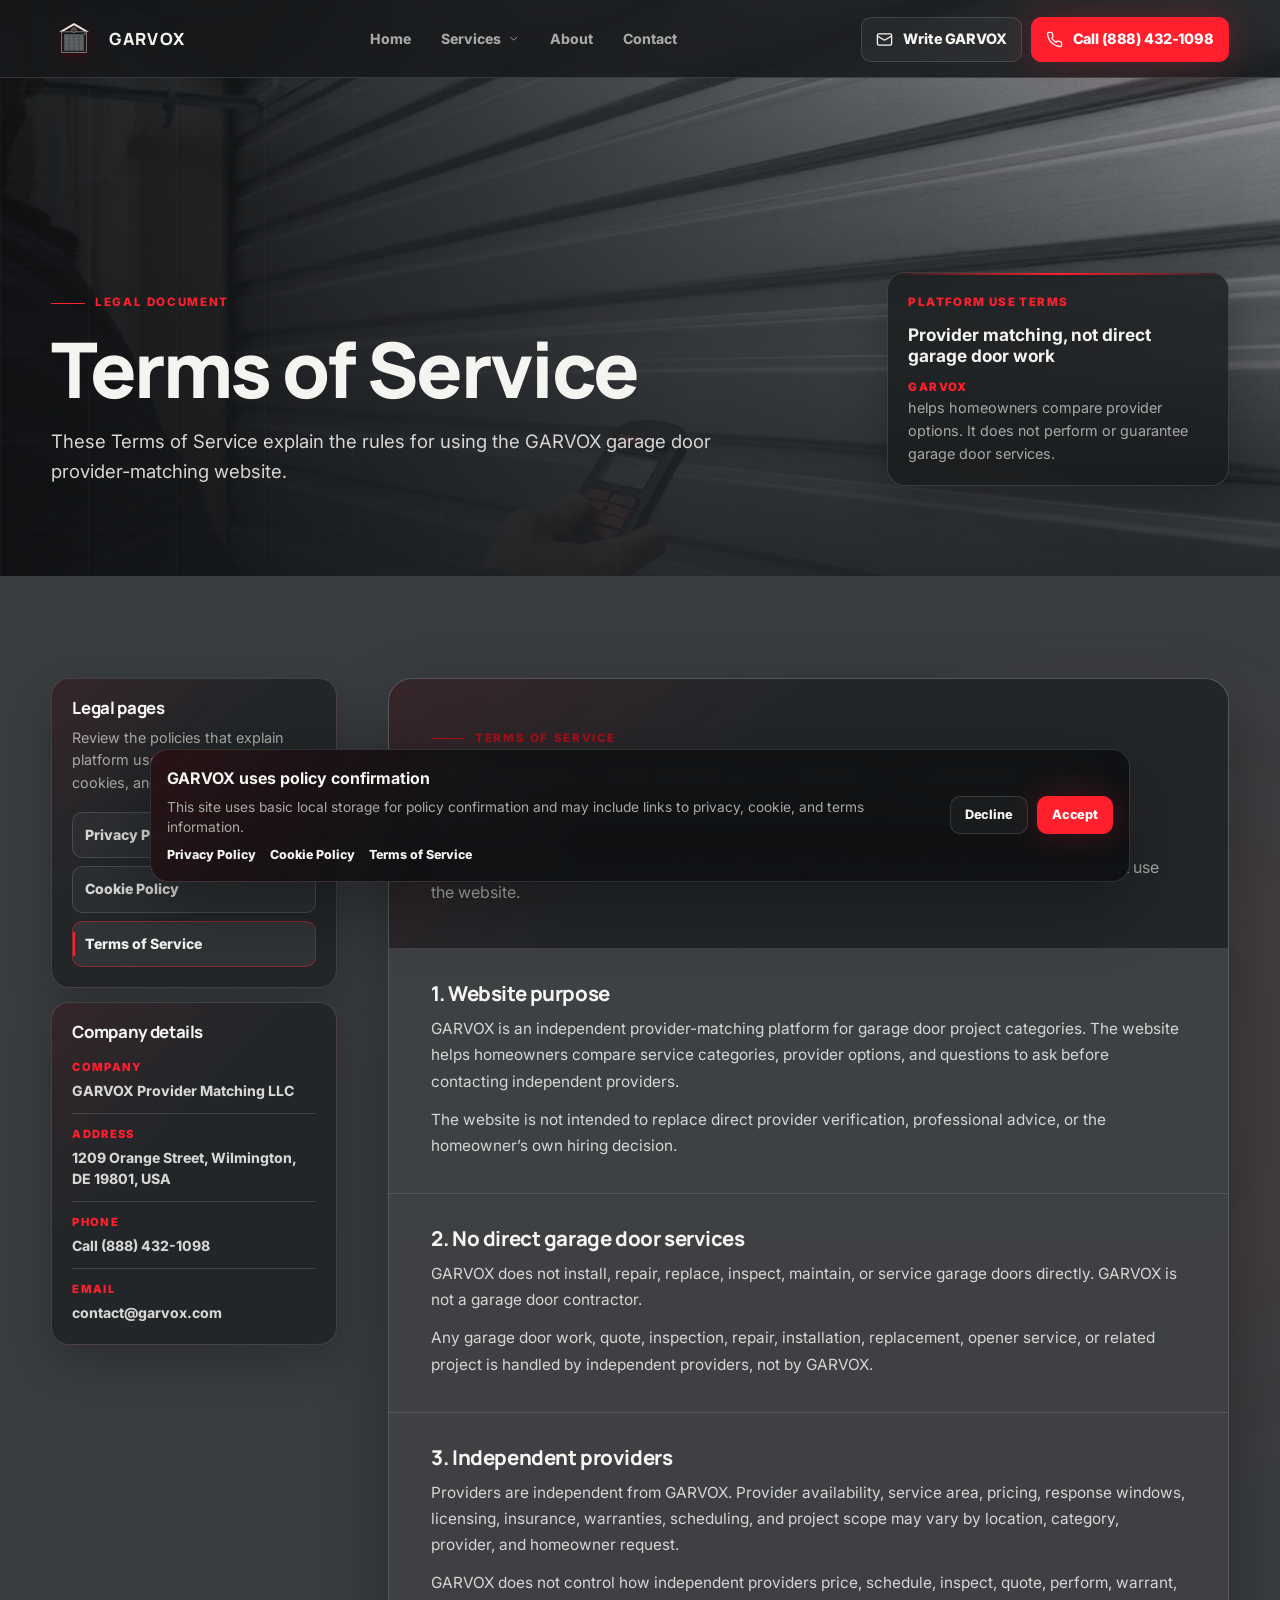
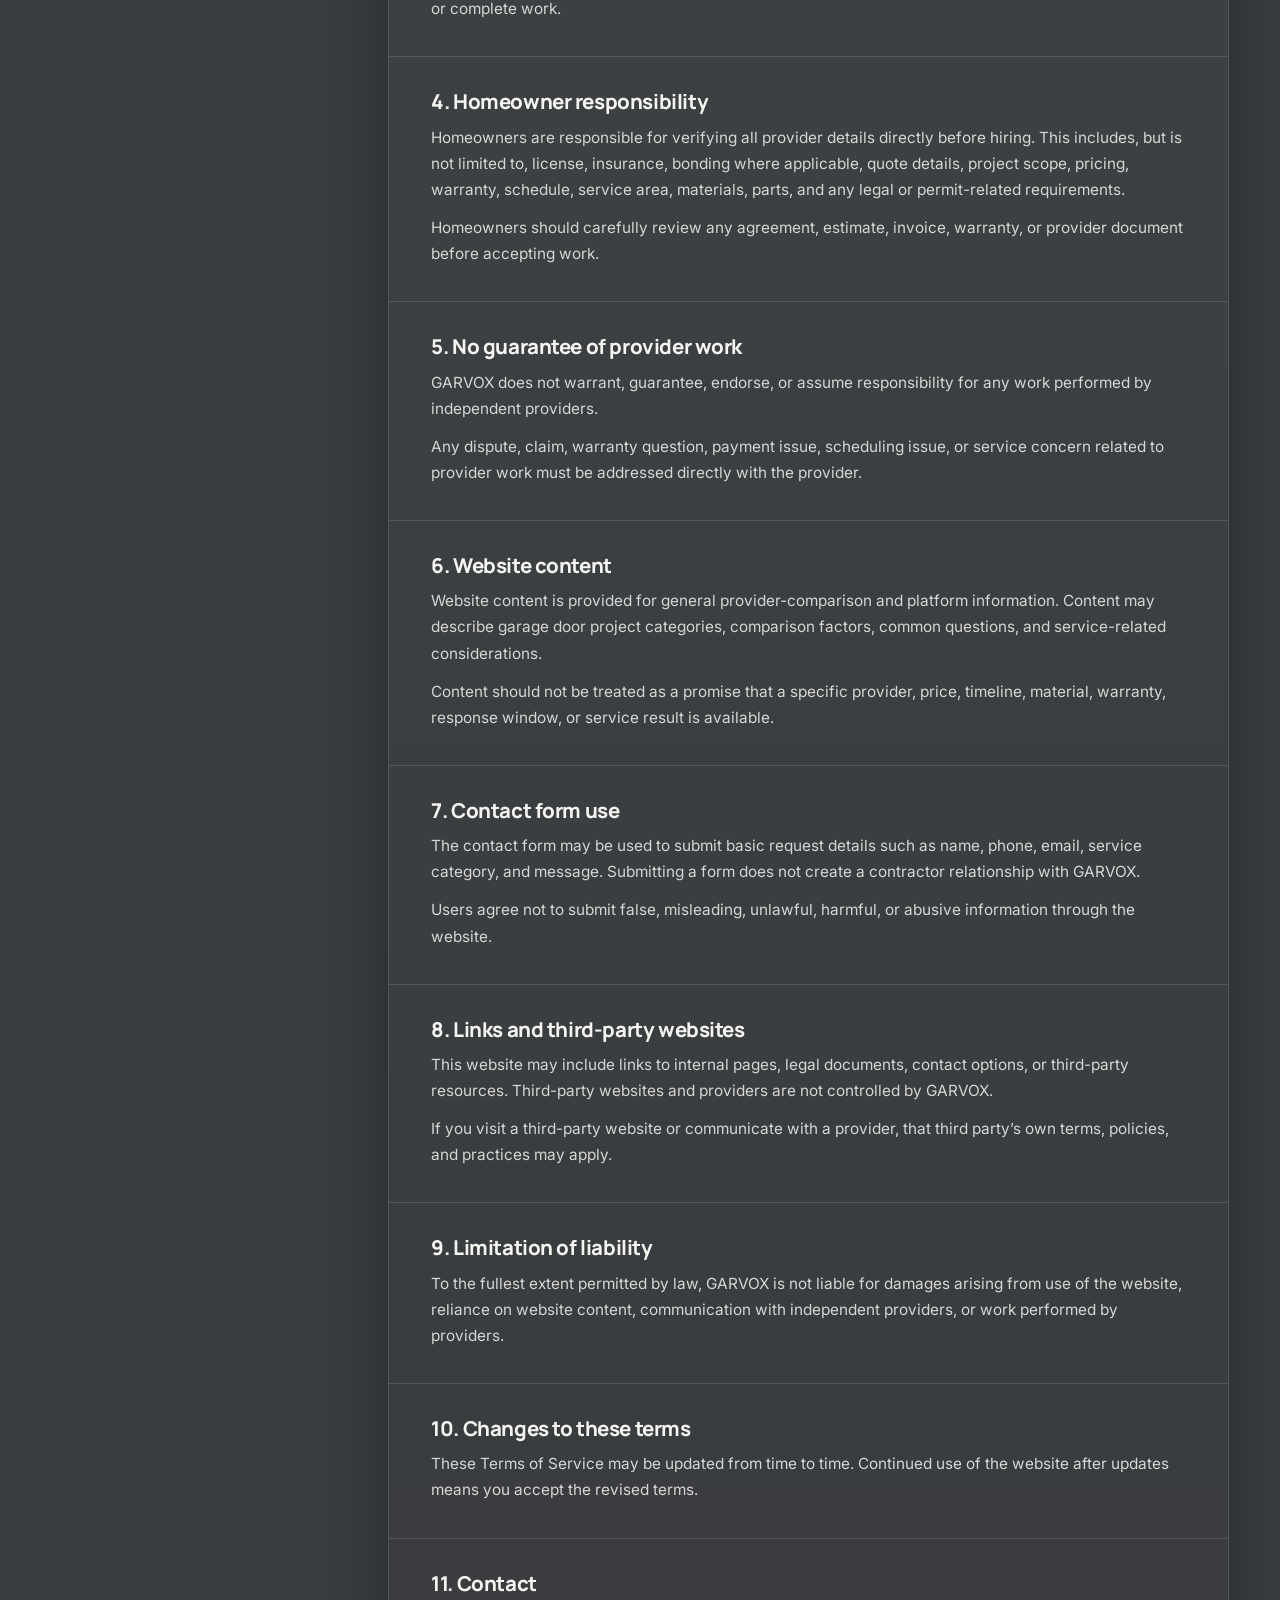
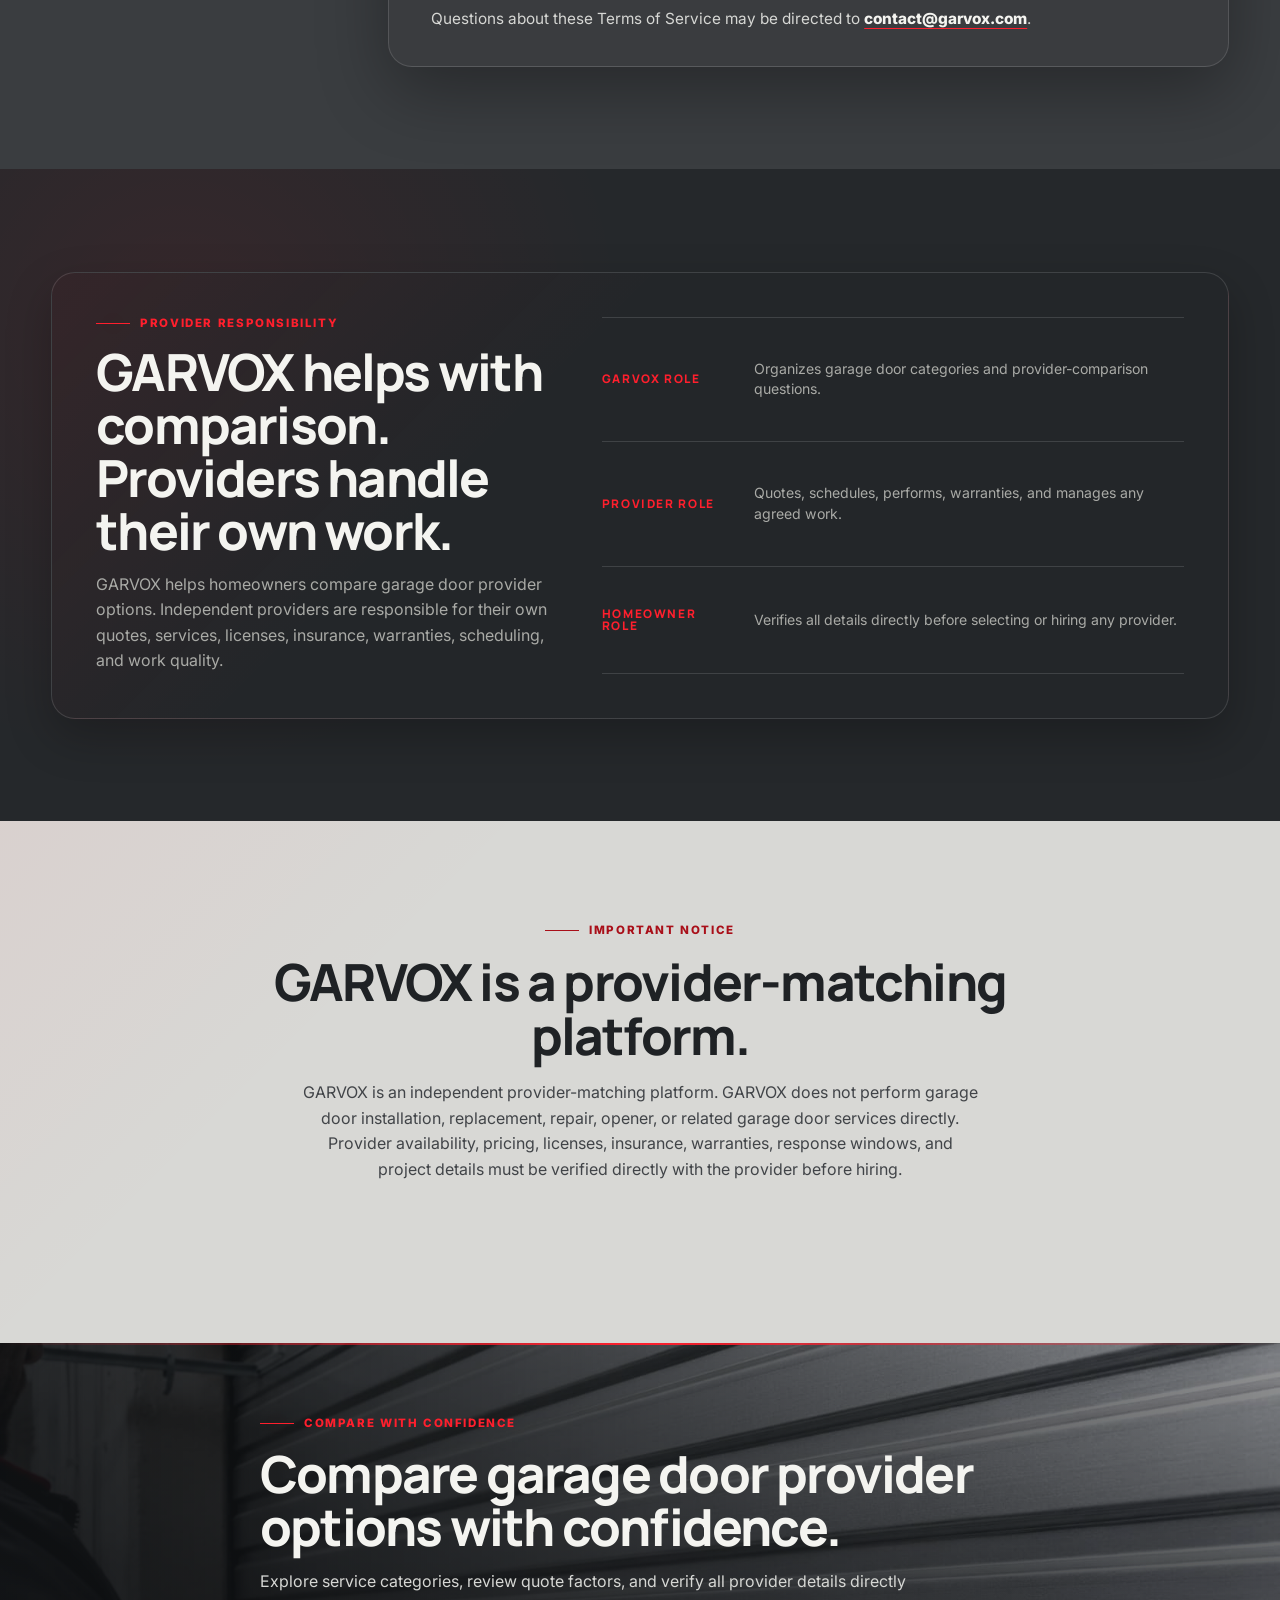
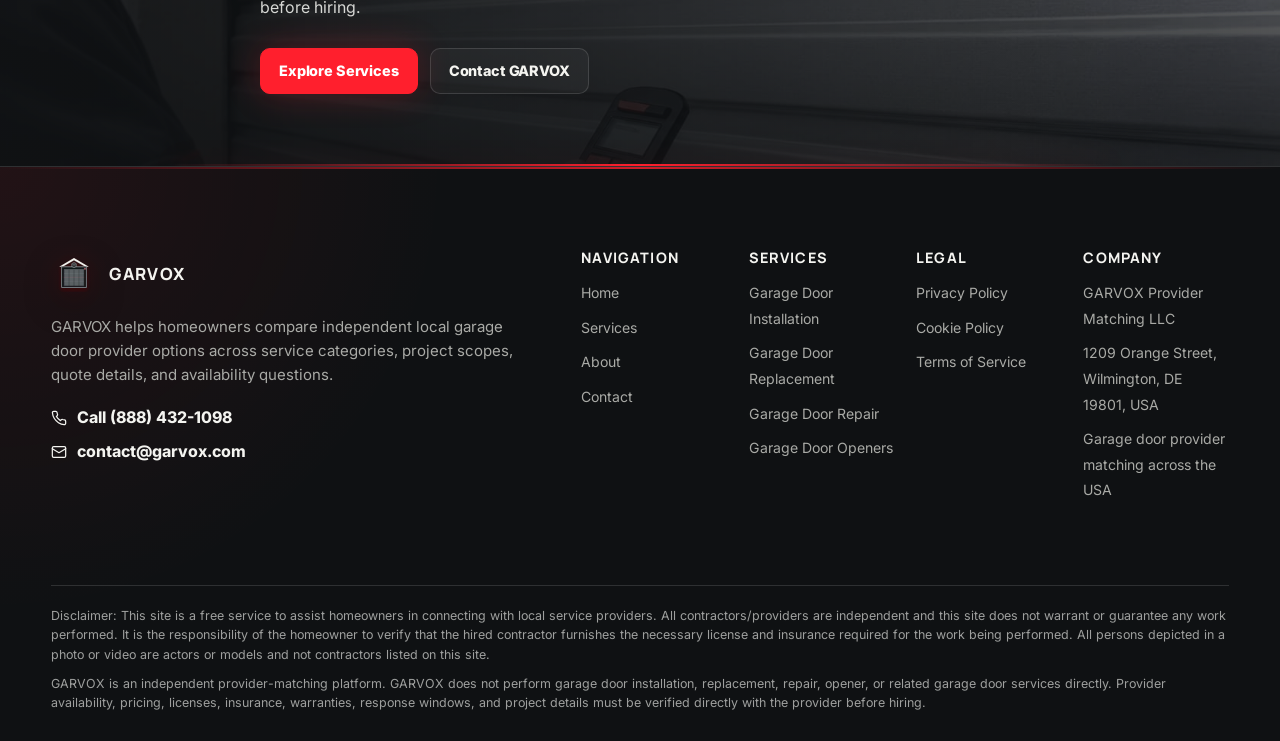
<file: terms-of-service.html>
<!DOCTYPE html>
<html lang="en">

<head>
    <meta charset="UTF-8">
    <meta name="viewport" content="width=device-width, initial-scale=1.0">

    <title>Terms of Service | GARVOX</title>
    <meta name="description"
        content="Read the GARVOX Terms of Service for using the garage door provider matching website.">

<link rel="icon" href="./assets/icons/garvox-garage.svg?v=2" type="image/svg+xml" sizes="any">
<link rel="shortcut icon" href="./assets/icons/garvox-garage.svg?v=2" type="image/svg+xml">

    <link rel="preconnect" href="https://fonts.googleapis.com">
    <link rel="preconnect" href="https://fonts.gstatic.com" crossorigin>
    <link
        href="https://fonts.googleapis.com/css2?family=Inter:wght@400;500;600;700;800&family=Manrope:wght@500;600;700;800&display=swap"
        rel="stylesheet">

    <link rel="stylesheet" href="./css/style.css">
</head>

<body class="legal-page">
    <div data-site-header></div>

    <main id="main">


        <section class="page-hero legal-hero" aria-labelledby="termsHeroTitle">
            <img class="page-hero__image" src="./assets/images/cta-garage-door.jpg" alt="">
            <div class="page-hero__overlay" aria-hidden="true"></div>
            <div class="page-hero__rail" aria-hidden="true"></div>

            <div class="container-wide page-hero__inner">
                <div class="page-hero__content">
                    <span class="eyebrow">Legal document</span>

                    <h1 id="termsHeroTitle">
                        Terms of Service
                    </h1>

                    <p>
                        These Terms of Service explain the rules for using the <span data-company-name>GARVOX</span>
                        garage door
                        provider-matching website.
                    </p>
                </div>

                <aside class="page-hero__mini-panel" aria-label="Terms of service summary">
                    <span>Platform use terms</span>
                    <strong>Provider matching, not direct garage door work</strong>
                    <p>
                        <span data-company-name>GARVOX</span> helps homeowners compare provider options. It does not
                        perform or
                        guarantee garage door services.
                    </p>
                </aside>
            </div>
        </section>


        <section class="section legal-content-section" aria-labelledby="termsContentTitle">
            <div class="container-wide legal-layout">
                <aside class="legal-sidebar" aria-label="Legal navigation">
                    <div class="legal-sidebar-card">
                        <h2>Legal pages</h2>

                        <p>
                            Review the policies that explain platform use, privacy practices, cookies, and general
                            terms.
                        </p>

                        <nav class="legal-nav" aria-label="Legal document links">
                            <a href="privacy-policy.html">
                                Privacy Policy
                            </a>

                            <a href="cookie-policy.html">
                                Cookie Policy
                            </a>

                            <a class="is-active" href="terms-of-service.html" aria-current="page">
                                Terms of Service
                            </a>
                        </nav>
                    </div>

                    <div class="legal-sidebar-card">
                        <h2>Company details</h2>

                        <ul class="legal-contact-list">
                            <li>
                                <span>Company</span>
                                <strong data-company-id>GARVOX Provider Matching LLC</strong>
                            </li>

                            <li>
                                <span>Address</span>
                                <strong data-address-text>1209 Orange Street, Wilmington, DE 19801, USA</strong>
                            </li>

                            <li>
                                <span>Phone</span>
                                <a href="tel:+18884321098" data-phone-link data-phone-text>
                                    Call (888) 432-1098
                                </a>
                            </li>

                            <li>
                                <span>Email</span>
                                <a href="mailto:contact@garvox.com" data-email-link data-email-text>
                                    contact@garvox.com
                                </a>
                            </li>
                        </ul>
                    </div>
                </aside>

                <article class="legal-document">
                    <header class="legal-document__header">
                        <span class="eyebrow">Terms of Service</span>

                        <h2 id="termsContentTitle">
                            Website use and provider-comparison terms
                        </h2>

                        <p>
                            By using this website, you agree to these Terms of Service. If you do not agree, you should
                            not use the
                            website.
                        </p>
                    </header>

                    <div class="legal-document__body">
                        <section>
                            <h3>1. Website purpose</h3>

                            <p>
                                <span data-company-name>GARVOX</span> is an independent provider-matching platform for
                                garage door
                                project categories. The website helps homeowners compare service categories, provider
                                options, and
                                questions to ask before contacting independent providers.
                            </p>

                            <p>
                                The website is not intended to replace direct provider verification, professional
                                advice, or the
                                homeowner’s own hiring decision.
                            </p>
                        </section>

                        <section>
                            <h3>2. No direct garage door services</h3>

                            <p>
                                <span data-company-name>GARVOX</span> does not install, repair, replace, inspect,
                                maintain, or service
                                garage doors directly. <span data-company-name>GARVOX</span> is not a garage door
                                contractor.
                            </p>

                            <p>
                                Any garage door work, quote, inspection, repair, installation, replacement, opener
                                service, or related
                                project is handled by independent providers, not by <span
                                    data-company-name>GARVOX</span>.
                            </p>
                        </section>

                        <section>
                            <h3>3. Independent providers</h3>

                            <p>
                                Providers are independent from <span data-company-name>GARVOX</span>. Provider
                                availability, service
                                area, pricing, response windows, licensing, insurance, warranties, scheduling, and
                                project scope may vary
                                by location, category, provider, and homeowner request.
                            </p>

                            <p>
                                <span data-company-name>GARVOX</span> does not control how independent providers price,
                                schedule,
                                inspect, quote, perform, warrant, or complete work.
                            </p>
                        </section>

                        <section>
                            <h3>4. Homeowner responsibility</h3>

                            <p>
                                Homeowners are responsible for verifying all provider details directly before hiring.
                                This includes, but
                                is not limited to, license, insurance, bonding where applicable, quote details, project
                                scope, pricing,
                                warranty, schedule, service area, materials, parts, and any legal or permit-related
                                requirements.
                            </p>

                            <p>
                                Homeowners should carefully review any agreement, estimate, invoice, warranty, or
                                provider document
                                before accepting work.
                            </p>
                        </section>

                        <section>
                            <h3>5. No guarantee of provider work</h3>

                            <p>
                                <span data-company-name>GARVOX</span> does not warrant, guarantee, endorse, or assume
                                responsibility for
                                any work performed by independent providers.
                            </p>

                            <p>
                                Any dispute, claim, warranty question, payment issue, scheduling issue, or service
                                concern related to
                                provider work must be addressed directly with the provider.
                            </p>
                        </section>

                        <section>
                            <h3>6. Website content</h3>

                            <p>
                                Website content is provided for general provider-comparison and platform information.
                                Content may
                                describe garage door project categories, comparison factors, common questions, and
                                service-related
                                considerations.
                            </p>

                            <p>
                                Content should not be treated as a promise that a specific provider, price, timeline,
                                material, warranty,
                                response window, or service result is available.
                            </p>
                        </section>

                        <section>
                            <h3>7. Contact form use</h3>

                            <p>
                                The contact form may be used to submit basic request details such as name, phone, email,
                                service
                                category, and message. Submitting a form does not create a contractor relationship with
                                <span data-company-name>GARVOX</span>.
                            </p>

                            <p>
                                Users agree not to submit false, misleading, unlawful, harmful, or abusive information
                                through the
                                website.
                            </p>
                        </section>

                        <section>
                            <h3>8. Links and third-party websites</h3>

                            <p>
                                This website may include links to internal pages, legal documents, contact options, or
                                third-party
                                resources. Third-party websites and providers are not controlled by
                                <span data-company-name>GARVOX</span>.
                            </p>

                            <p>
                                If you visit a third-party website or communicate with a provider, that third party’s
                                own terms,
                                policies, and practices may apply.
                            </p>
                        </section>

                        <section>
                            <h3>9. Limitation of liability</h3>

                            <p>
                                To the fullest extent permitted by law, <span data-company-name>GARVOX</span> is not
                                liable for damages
                                arising from use of the website, reliance on website content, communication with
                                independent providers,
                                or work performed by providers.
                            </p>
                        </section>

                        <section>
                            <h3>10. Changes to these terms</h3>

                            <p>
                                These Terms of Service may be updated from time to time. Continued use of the website
                                after updates means
                                you accept the revised terms.
                            </p>
                        </section>

                        <section>
                            <h3>11. Contact</h3>

                            <p>
                                Questions about these Terms of Service may be directed to <a
                                    href="mailto:contact@garvox.com" data-email-link
                                    data-email-text>contact@garvox.com</a>.
                            </p>
                        </section>
                    </div>
                </article>
            </div>
        </section>


        <section class="section terms-responsibility-section" aria-labelledby="responsibilityTitle">
            <div class="container-wide trust-block">
                <div class="trust-block__content">
                    <span class="eyebrow">Provider responsibility</span>

                    <h2 id="responsibilityTitle">
                        GARVOX helps with comparison. Providers handle their own work.
                    </h2>

                    <p>
                        <span data-company-name>GARVOX</span> helps homeowners compare garage door provider options.
                        Independent
                        providers are responsible for their own quotes, services, licenses, insurance, warranties,
                        scheduling, and
                        work quality.
                    </p>
                </div>

                <div class="trust-block__grid">
                    <article>
                        <span>GARVOX role</span>
                        <p>Organizes garage door categories and provider-comparison questions.</p>
                    </article>

                    <article>
                        <span>Provider role</span>
                        <p>Quotes, schedules, performs, warranties, and manages any agreed work.</p>
                    </article>

                    <article>
                        <span>Homeowner role</span>
                        <p>Verifies all details directly before selecting or hiring any provider.</p>
                    </article>
                </div>
            </div>
        </section>


        <section class="section section--light legal-notice-section" aria-labelledby="termsNoticeTitle">
            <div class="container">
                <div class="section-heading section-heading--center">
                    <span class="eyebrow">Important notice</span>

                    <h2 id="termsNoticeTitle">
                        GARVOX is a provider-matching platform.
                    </h2>

                    <p data-legal-notice>
                        GARVOX is an independent provider-matching platform. GARVOX does not perform garage door
                        installation,
                        replacement, repair, opener, or related garage door services directly. Provider availability,
                        pricing,
                        licenses, insurance, warranties, response windows, and project details must be verified directly
                        with the
                        provider before hiring.
                    </p>
                </div>
            </div>
        </section>


        <div data-red-line-cta="default"></div>
    </main>

    <div data-site-footer></div>
    <div data-policy-banner></div>

    <script src="./js/config.js"></script>
    <script src="./js/main.js"></script>
    <script src="./js/legal.js"></script>
</body>

</html>
</file>
<file: css/style.css>
@import url("./home.css");
@import url("./services.css");
@import url("./about.css");
@import url("./contact.css");
@import url("./service-page.css");
@import url("./legal.css");


:root {

    --color-bg: #3A3D40;
    --color-bg-soft: #464A4E;
    --color-bg-deep: #25282B;


    --color-section-light: #D8D8D5;
    --color-section-light-2: #C9CAC7;


    --color-surface: #303336;
    --color-surface-2: #414549;
    --color-card: #34373A;
    --color-card-dark: #232629;


    --color-heading: #F4F4F0;
    --color-text: #D6D7D4;
    --color-muted: #A9AAA6;


    --color-light-heading: #1F2225;
    --color-light-text: #414448;
    --color-light-muted: #6C6F73;


    --color-accent: #FF1F2D;
    --color-accent-hover: #E21422;
    --color-accent-deep: #A90F19;


    --color-accent-dark: #17191B;
    --color-accent-dark-2: #0F1113;


    --color-border: rgba(255, 255, 255, 0.13);
    --color-border-strong: rgba(255, 31, 45, 0.42);
    --color-light-border: rgba(31, 34, 37, 0.14);


    --shadow-card: 0 24px 70px rgba(0, 0, 0, 0.32);
    --shadow-soft: 0 18px 46px rgba(0, 0, 0, 0.24);
    --glow-red: 0 0 34px rgba(255, 31, 45, 0.24);


    --container: 1160px;
    --container-wide: 1360px;
    --site-gutter: clamp(18px, 4vw, 56px);
    --header-height: 78px;


    --radius-xs: 6px;
    --radius-sm: 10px;
    --radius-md: 14px;
    --radius-lg: 18px;
    --radius-xl: 24px;


    --font-main: "Inter", system-ui, -apple-system, BlinkMacSystemFont, "Segoe UI", sans-serif;
    --font-display: "Manrope", "Inter", system-ui, sans-serif;


    --transition-fast: 160ms ease;
    --transition-base: 240ms ease;
    --transition-slow: 420ms ease;
}


*,
*::before,
*::after {
    box-sizing: border-box;
}

html {
    min-width: 320px;
    scroll-behavior: smooth;
    overflow-x: hidden;
    background: var(--color-bg);
}

html.overflow-guard,
html.overflow-guard body {
    overflow-x: hidden;
}

body {
    margin: 0;
    min-width: 320px;
    min-height: 100vh;
    font-family: var(--font-main);
    font-size: 16px;
    line-height: 1.6;
    color: var(--color-text);
    background:
        radial-gradient(circle at top left, rgba(255, 255, 255, 0.05), transparent 34rem),
        linear-gradient(180deg, var(--color-bg-soft), var(--color-bg) 32rem, var(--color-bg-deep));
    text-rendering: optimizeLegibility;
    -webkit-font-smoothing: antialiased;
}

body.menu-open {
    overflow: hidden;
}

img,
picture,
svg,
video,
canvas {
    display: block;
    max-width: 100%;
}

img {
    height: auto;
}

svg {
    width: 1em;
    height: 1em;
    fill: none;
    stroke: currentColor;
    stroke-width: 1.85;
    stroke-linecap: round;
    stroke-linejoin: round;
}

button,
input,
textarea,
select {
    font: inherit;
}

button {
    cursor: pointer;
}

a {
    color: inherit;
    text-decoration: none;
}

p,
h1,
h2,
h3,
h4,
h5,
h6,
ul,
ol,
figure,
blockquote {
    margin: 0;
}

ul,
ol {
    padding: 0;
}

li {
    list-style: none;
}

::selection {
    color: var(--color-heading);
    background: rgba(255, 31, 45, 0.46);
}

[hidden] {
    display: none !important;
}


.skip-link {
    position: fixed;
    top: 12px;
    left: 12px;
    z-index: 10000;
    transform: translateY(-160%);
    padding: 12px 16px;
    color: var(--color-heading);
    background: var(--color-accent-dark-2);
    border: 1px solid var(--color-border-strong);
    border-radius: var(--radius-sm);
    box-shadow: var(--shadow-soft);
    transition: transform var(--transition-base);
}

.skip-link:focus {
    transform: translateY(0);
}

:focus {
    outline: none;
}

:focus-visible {
    outline: 2px solid var(--color-accent);
    outline-offset: 4px;
}

@media (prefers-reduced-motion: reduce) {

    *,
    *::before,
    *::after {
        scroll-behavior: auto !important;
        animation-duration: 0.001ms !important;
        animation-iteration-count: 1 !important;
        transition-duration: 0.001ms !important;
    }
}


h1,
h2,
h3,
h4 {
    font-family: var(--font-display);
    color: var(--color-heading);
    letter-spacing: -0.035em;
    line-height: 1.04;
}

h1 {
    font-size: clamp(2.4rem, 6vw, 5.35rem);
    font-weight: 800;
}

h2 {
    font-size: clamp(2rem, 4vw, 3.65rem);
    font-weight: 760;
}

h3 {
    font-size: clamp(1.15rem, 1.7vw, 1.48rem);
    font-weight: 760;
}

h4 {
    font-size: 1rem;
    font-weight: 760;
}

p {
    color: var(--color-text);
}

.eyebrow {
    display: inline-flex;
    align-items: center;
    gap: 10px;
    width: fit-content;
    color: var(--color-accent);
    font-size: 0.72rem;
    font-weight: 800;
    line-height: 1.2;
    letter-spacing: 0.14em;
    text-transform: uppercase;
}

.eyebrow::before {
    content: "";
    width: 34px;
    height: 1px;
    background: var(--color-accent);
    box-shadow: var(--glow-red);
}

.section--light .eyebrow,
.legal-document .eyebrow {
    color: var(--color-accent-deep);
}

.section--light .eyebrow::before,
.legal-document .eyebrow::before {
    background: var(--color-accent-deep);
    box-shadow: none;
}


.container,
.container-wide {
    width: min(100% - (var(--site-gutter) * 2), var(--container));
    margin-inline: auto;
}

.container-wide {
    width: min(100% - (var(--site-gutter) * 2), var(--container-wide));
}

.section {
    position: relative;
    padding: clamp(64px, 8vw, 112px) 0;
}

.section--light {
    color: var(--color-light-text);
    background:
        linear-gradient(135deg, rgba(255, 31, 45, 0.04), transparent 30%),
        var(--color-section-light);
}

.section--light h1,
.section--light h2,
.section--light h3,
.section--light h4 {
    color: var(--color-light-heading);
}

.section--light p {
    color: var(--color-light-text);
}

.section-heading {
    display: grid;
    gap: 18px;
    margin-bottom: clamp(30px, 5vw, 58px);
}

.section-heading--center {
    max-width: 820px;
    margin-inline: auto;
    text-align: center;
    justify-items: center;
}

.section-heading--row {
    grid-template-columns: minmax(0, 0.96fr) minmax(280px, 0.62fr);
    align-items: end;
    gap: clamp(28px, 5vw, 76px);
}

.section-heading--compact {
    margin-bottom: 24px;
}

.section-heading p {
    max-width: 680px;
    color: var(--color-muted);
}

.section--light .section-heading p {
    color: var(--color-light-text);
}

.button-row {
    display: flex;
    align-items: center;
    flex-wrap: wrap;
    gap: 12px;
}


.btn {
    --btn-bg: transparent;
    --btn-color: var(--color-heading);
    --btn-border: var(--color-border);

    position: relative;
    isolation: isolate;
    display: inline-flex;
    align-items: center;
    justify-content: center;
    gap: 10px;
    min-height: 46px;
    padding: 13px 18px;
    overflow: hidden;
    color: var(--btn-color);
    font-size: 0.9rem;
    font-weight: 800;
    line-height: 1;
    letter-spacing: -0.01em;
    background: var(--btn-bg);
    border: 1px solid var(--btn-border);
    border-radius: var(--radius-sm);
    box-shadow: none;
    transition:
        transform var(--transition-base),
        border-color var(--transition-base),
        background var(--transition-base),
        color var(--transition-base),
        box-shadow var(--transition-base);
}

.btn::after {
    content: "";
    position: absolute;
    right: 14px;
    bottom: 8px;
    left: 14px;
    z-index: -1;
    height: 1px;
    background: currentColor;
    opacity: 0;
    transform: scaleX(0.25);
    transform-origin: left;
    transition:
        opacity var(--transition-base),
        transform var(--transition-base);
}

.btn:hover {
    transform: translateY(-1px);
}

.btn:hover::after {
    opacity: 0.8;
    transform: scaleX(1);
}

.btn svg {
    width: 17px;
    height: 17px;
}

.btn--accent {
    --btn-bg: var(--color-accent);
    --btn-color: #ffffff;
    --btn-border: var(--color-accent);

    box-shadow: var(--glow-red);
}

.btn--accent:hover {
    background: var(--color-accent-hover);
    border-color: var(--color-accent-hover);
}

.btn--ghost {
    --btn-bg: rgba(255, 255, 255, 0.04);
    --btn-color: var(--color-heading);
    --btn-border: var(--color-border);
}

.btn--ghost:hover {
    border-color: var(--color-border-strong);
    background: rgba(255, 255, 255, 0.075);
}

.btn--dark {
    --btn-bg: var(--color-accent-dark);
    --btn-color: var(--color-heading);
    --btn-border: rgba(255, 255, 255, 0.12);
}

.btn--small {
    min-height: 38px;
    padding: 10px 14px;
    font-size: 0.8rem;
}

.btn--full {
    width: 100%;
}


.site-header {
    position: sticky;
    top: 0;
    z-index: 900;
    background: rgba(23, 25, 27, 0.86);
    border-bottom: 1px solid var(--color-border);
    backdrop-filter: blur(18px);
}

.site-header__bar {
    min-height: var(--header-height);
}

.site-header__inner {
    display: grid;
    grid-template-columns: auto 1fr auto;
    align-items: center;
    min-height: var(--header-height);
    gap: clamp(18px, 3vw, 42px);
}

.brand-logo {
    display: inline-flex;
    align-items: center;
    gap: 12px;
    min-width: max-content;
    color: var(--color-heading);
    font-family: var(--font-display);
    font-size: 1.05rem;
    font-weight: 900;
    letter-spacing: 0.08em;
    text-transform: uppercase;
}

.brand-logo__mark {
    position: relative;
    display: grid;
    width: 46px;
    height: 46px;
    place-items: center;
    flex: 0 0 auto;
}

.brand-logo__mark img {
    display: block;
    width: 46px;
    height: 46px;
    object-fit: contain;
    object-position: center;
    filter:
        drop-shadow(0 10px 18px rgba(0, 0, 0, 0.38))
        drop-shadow(0 0 12px rgba(255, 31, 45, 0.12));
    transition:
        transform 240ms ease,
        filter 240ms ease;
}

.brand-logo__mark::after {
    content: "";
    position: absolute;
    inset: 11px;
    border-top: 2px solid var(--color-accent);
    opacity: 0;
    transform: rotate(22deg) scaleX(0.45);
    transition:
        opacity var(--transition-base),
        transform var(--transition-base);
}

.brand-logo:hover .brand-logo__mark img {
    transform: translateY(-1px) scale(1.04);
    filter:
        drop-shadow(0 12px 22px rgba(0, 0, 0, 0.46))
        drop-shadow(0 0 18px rgba(255, 31, 45, 0.22));
}

.brand-logo:hover .brand-logo__mark::after {
    opacity: 1;
    transform: rotate(22deg) scaleX(1);
}

.site-nav {
    display: flex;
    align-items: center;
    justify-content: center;
    gap: 4px;
}

.site-nav__link {
    position: relative;
    display: inline-flex;
    align-items: center;
    gap: 7px;
    padding: 12px 13px;
    color: var(--color-muted);
    font-size: 0.88rem;
    font-weight: 750;
    line-height: 1;
    border-radius: var(--radius-sm);
    transition:
        color var(--transition-base),
        background var(--transition-base);
}

.site-nav__link::after {
    content: "";
    position: absolute;
    right: 13px;
    bottom: 7px;
    left: 13px;
    height: 1px;
    background: var(--color-accent);
    opacity: 0;
    transform: scaleX(0);
    transform-origin: left;
    transition:
        opacity var(--transition-base),
        transform var(--transition-base);
}

.site-nav__link:hover,
.site-nav__link.is-active,
.site-nav__link[aria-current="page"] {
    color: var(--color-heading);
    background: rgba(255, 255, 255, 0.04);
}

.site-nav__link:hover::after,
.site-nav__link.is-active::after,
.site-nav__link[aria-current="page"]::after {
    opacity: 1;
    transform: scaleX(1);
}

.site-nav__chevron {
    display: inline-flex;
    font-size: 0.72rem;
    transition: transform var(--transition-base);
}

.site-nav__item--dropdown.is-open .site-nav__chevron {
    transform: rotate(180deg);
}

.site-header__actions {
    display: flex;
    align-items: center;
    justify-content: flex-end;
    gap: 9px;
}

.header-phone--mobile {
    display: none;
}

.site-header__email,
.site-header__call {
    min-height: 42px;
    padding-inline: 14px;
}

.menu-toggle {
    display: none;
    width: 44px;
    height: 44px;
    padding: 0;
    color: var(--color-heading);
    background: rgba(255, 255, 255, 0.04);
    border: 1px solid var(--color-border);
    border-radius: var(--radius-sm);
}

.menu-toggle span {
    display: block;
    width: 18px;
    height: 1.5px;
    margin: 4px auto;
    background: currentColor;
    transition: transform var(--transition-base);
}

.menu-toggle:hover {
    border-color: var(--color-border-strong);
}


.site-nav__item--dropdown {
    position: relative;
}

.services-dropdown {
    position: absolute;
    top: calc(100% + 13px);
    left: 50%;
    width: min(760px, calc(100vw - 32px));
    pointer-events: none;
    opacity: 0;
    transform: translate(-50%, 10px);
    transition:
        opacity var(--transition-base),
        transform var(--transition-base);
}

.site-nav__item--dropdown.is-open .services-dropdown {
    pointer-events: auto;
    opacity: 1;
    transform: translate(-50%, 0);
}

.services-dropdown::before {
    content: "";
    position: absolute;
    top: -16px;
    right: 0;
    left: 0;
    height: 18px;
}

.services-dropdown__inner {
    display: grid;
    grid-template-columns: 0.82fr 1.35fr;
    gap: 16px;
    padding: 16px;
    background:
        linear-gradient(135deg, rgba(255, 31, 45, 0.08), transparent 32%),
        rgba(15, 17, 19, 0.96);
    border: 1px solid var(--color-border);
    border-radius: var(--radius-lg);
    box-shadow: var(--shadow-card);
    backdrop-filter: blur(24px);
}

.services-dropdown__intro {
    padding: 16px;
    border: 1px solid var(--color-border);
    border-radius: var(--radius-md);
    background: rgba(255, 255, 255, 0.035);
}

.services-dropdown__intro strong {
    display: block;
    margin-top: 12px;
    color: var(--color-heading);
    font-size: 1rem;
}

.services-dropdown__intro p {
    margin-top: 8px;
    color: var(--color-muted);
    font-size: 0.86rem;
    line-height: 1.55;
}

.services-dropdown__grid {
    display: grid;
    grid-template-columns: 1fr 1fr;
    gap: 10px;
}

.services-dropdown__card {
    display: grid;
    grid-template-columns: 38px 1fr;
    gap: 12px;
    min-height: 104px;
    padding: 13px;
    color: var(--color-text);
    background: rgba(255, 255, 255, 0.04);
    border: 1px solid var(--color-border);
    border-radius: var(--radius-md);
    transition:
        border-color var(--transition-base),
        background var(--transition-base),
        transform var(--transition-base);
}

.services-dropdown__card:hover {
    transform: translateY(-2px);
    border-color: var(--color-border-strong);
    background: rgba(255, 255, 255, 0.065);
}

.services-dropdown__icon {
    display: grid;
    width: 38px;
    height: 38px;
    place-items: center;
    color: var(--color-accent);
    background: rgba(255, 31, 45, 0.09);
    border: 1px solid rgba(255, 31, 45, 0.18);
    border-radius: var(--radius-sm);
}

.services-dropdown__card strong {
    display: block;
    color: var(--color-heading);
    font-size: 0.92rem;
    line-height: 1.2;
}

.services-dropdown__card em {
    display: -webkit-box;
    margin-top: 6px;
    overflow: hidden;
    color: var(--color-muted);
    font-size: 0.78rem;
    font-style: normal;
    line-height: 1.45;
    -webkit-line-clamp: 3;
    -webkit-box-orient: vertical;
}


.mobile-menu {
    position: fixed;
    inset: 0;
    z-index: 1100;
    display: grid;
    padding: 14px;
    background: rgba(15, 17, 19, 0.64);
    opacity: 0;
    transition: opacity var(--transition-base);
    backdrop-filter: blur(16px);
}

.mobile-menu.is-open {
    opacity: 1;
}

.mobile-menu__panel {
    display: grid;
    grid-template-rows: auto 1fr auto;
    width: min(100%, 560px);
    min-height: 100%;
    margin-left: auto;
    overflow: hidden;
    background:
        linear-gradient(135deg, rgba(255, 31, 45, 0.08), transparent 36%),
        var(--color-accent-dark-2);
    border: 1px solid var(--color-border);
    border-radius: var(--radius-xl);
    box-shadow: var(--shadow-card);
    transform: translateX(24px);
    transition: transform var(--transition-base);
}

.mobile-menu.is-open .mobile-menu__panel {
    transform: translateX(0);
}

.mobile-menu__top,
.mobile-menu__footer {
    padding: 18px;
}

.mobile-menu__top {
    display: flex;
    align-items: center;
    justify-content: space-between;
    border-bottom: 1px solid var(--color-border);
}

.mobile-menu__close {
    display: grid;
    width: 44px;
    height: 44px;
    place-items: center;
    color: var(--color-heading);
    background: rgba(255, 255, 255, 0.04);
    border: 1px solid var(--color-border);
    border-radius: var(--radius-sm);
}

.mobile-menu__close:hover {
    border-color: var(--color-border-strong);
}

.mobile-menu__body {
    padding: 18px;
    overflow-y: auto;
}

.mobile-menu__nav {
    display: grid;
    gap: 8px;
}

.mobile-menu__link {
    display: flex;
    align-items: center;
    justify-content: space-between;
    min-height: 52px;
    padding: 14px;
    color: var(--color-heading);
    font-weight: 800;
    background: rgba(255, 255, 255, 0.04);
    border: 1px solid var(--color-border);
    border-radius: var(--radius-md);
}

.mobile-menu__link:hover,
.mobile-menu__link.is-active {
    border-color: var(--color-border-strong);
}

.mobile-menu__services {
    display: grid;
    gap: 10px;
    margin-top: 22px;
}

.mobile-menu__label {
    color: var(--color-accent);
    font-size: 0.72rem;
    font-weight: 850;
    letter-spacing: 0.14em;
    text-transform: uppercase;
}

.mobile-service-link {
    display: grid;
    grid-template-columns: 42px 1fr;
    gap: 12px;
    padding: 12px;
    color: var(--color-text);
    background: rgba(255, 255, 255, 0.035);
    border: 1px solid var(--color-border);
    border-radius: var(--radius-md);
}

.mobile-service-link:hover {
    border-color: var(--color-border-strong);
}

.mobile-service-link__icon {
    display: grid;
    width: 42px;
    height: 42px;
    place-items: center;
    color: var(--color-accent);
    background: rgba(255, 31, 45, 0.09);
    border: 1px solid rgba(255, 31, 45, 0.17);
    border-radius: var(--radius-sm);
}

.mobile-service-link strong {
    display: block;
    color: var(--color-heading);
    line-height: 1.2;
}

.mobile-service-link em {
    display: -webkit-box;
    margin-top: 5px;
    overflow: hidden;
    color: var(--color-muted);
    font-size: 0.82rem;
    font-style: normal;
    line-height: 1.45;
    -webkit-line-clamp: 2;
    -webkit-box-orient: vertical;
}

.mobile-menu__footer {
    display: grid;
    gap: 9px;
    border-top: 1px solid var(--color-border);
}


.page-hero {
    position: relative;
    min-height: clamp(470px, 64vh, 680px);
    overflow: hidden;
    background: var(--color-bg-deep);
}

.page-hero__image,
.page-hero__overlay,
.page-hero__rail {
    position: absolute;
    inset: 0;
}

.page-hero__image {
    width: 100%;
    height: 100%;
    object-fit: cover;
}

.page-hero__overlay {
    background:
        linear-gradient(90deg, rgba(15, 17, 19, 0.92), rgba(37, 40, 43, 0.76) 52%, rgba(37, 40, 43, 0.36)),
        linear-gradient(180deg, rgba(15, 17, 19, 0.32), rgba(15, 17, 19, 0.82));
}

.page-hero__rail {
    opacity: 0.35;
    background-image:
        linear-gradient(90deg, rgba(255, 255, 255, 0.07) 1px, transparent 1px),
        linear-gradient(180deg, rgba(255, 255, 255, 0.05) 1px, transparent 1px);
    background-size: 88px 88px;
    mask-image: linear-gradient(90deg, black, transparent 78%);
}

.page-hero__inner {
    position: relative;
    z-index: 2;
    display: grid;
    grid-template-columns: minmax(0, 0.95fr) minmax(300px, 0.42fr);
    align-items: end;
    min-height: inherit;
    gap: clamp(24px, 5vw, 72px);
    padding-top: calc(var(--header-height) + 48px);
    padding-bottom: clamp(48px, 7vw, 92px);
}

.page-hero__content {
    max-width: 820px;
}

.page-hero__content h1 {
    max-width: 870px;
    margin-top: 18px;
}

.page-hero__content p {
    max-width: 690px;
    margin-top: 18px;
    color: var(--color-text);
    font-size: clamp(1rem, 1.45vw, 1.16rem);
}

.page-hero__content .button-row {
    margin-top: 28px;
}

.page-hero__mini-panel {
    position: relative;
    padding: 20px;
    overflow: hidden;
    background: rgba(23, 25, 27, 0.72);
    border: 1px solid var(--color-border);
    border-radius: var(--radius-lg);
    box-shadow: var(--shadow-soft);
    backdrop-filter: blur(18px);
}

.page-hero__mini-panel::before {
    content: "";
    position: absolute;
    inset: 0 0 auto;
    height: 2px;
    background: linear-gradient(90deg, transparent, var(--color-accent), transparent);
}

.page-hero__mini-panel span {
    display: block;
    color: var(--color-accent);
    font-size: 0.72rem;
    font-weight: 850;
    letter-spacing: 0.12em;
    text-transform: uppercase;
}

.page-hero__mini-panel strong {
    display: block;
    margin-top: 12px;
    color: var(--color-heading);
    font-size: 1.08rem;
    line-height: 1.22;
}

.page-hero__mini-panel p {
    margin-top: 12px;
    color: var(--color-muted);
    font-size: 0.9rem;
}


.quick-nav {
    display: flex;
    flex-wrap: wrap;
    gap: 10px;
}

.quick-nav__chip {
    position: relative;
    display: inline-flex;
    align-items: center;
    min-height: 42px;
    padding: 11px 14px;
    overflow: hidden;
    color: var(--color-heading);
    font-size: 0.86rem;
    font-weight: 800;
    background: rgba(255, 255, 255, 0.04);
    border: 1px solid var(--color-border);
    border-radius: 999px;
    transition:
        color var(--transition-base),
        border-color var(--transition-base),
        background var(--transition-base);
}

.quick-nav__chip::after {
    content: "";
    position: absolute;
    right: 14px;
    bottom: 7px;
    left: 14px;
    height: 1px;
    background: var(--color-accent);
    transform: scaleX(0);
    transform-origin: left;
    transition: transform var(--transition-base);
}

.quick-nav__chip:hover {
    border-color: var(--color-border-strong);
    background: rgba(255, 255, 255, 0.07);
}

.quick-nav__chip:hover::after {
    transform: scaleX(1);
}


.red-scan-card {
    position: relative;
    overflow: hidden;
}

.red-scan-card__line {
    position: absolute;
    top: -20%;
    bottom: -20%;
    left: -12%;
    z-index: 4;
    width: 1px;
    background: linear-gradient(180deg, transparent, var(--color-accent), transparent);
    box-shadow: var(--glow-red);
    opacity: 0;
    transform: translateX(-30px) rotate(9deg);
    pointer-events: none;
}

.red-scan-card:hover .red-scan-card__line,
.red-scan-card.is-hovered .red-scan-card__line {
    animation: redScan 820ms ease forwards;
}

@keyframes redScan {
    0% {
        opacity: 0;
        transform: translateX(-30px) rotate(9deg);
    }

    16% {
        opacity: 1;
    }

    100% {
        opacity: 0;
        transform: translateX(760px) rotate(9deg);
    }
}


.service-card-grid {
    display: grid;
    grid-template-columns: repeat(4, minmax(0, 1fr));
    gap: 16px;
}

.service-card {
    min-height: 430px;
    border-radius: var(--radius-lg);
    background: var(--color-card-dark);
    box-shadow: var(--shadow-soft);
}

.service-card__link {
    position: relative;
    display: block;
    height: 100%;
    min-height: inherit;
    overflow: hidden;
    border: 1px solid var(--color-border);
    border-radius: inherit;
}

.service-card__image,
.service-card__overlay {
    position: absolute;
    inset: 0;
}

.service-card__image {
    width: 100%;
    height: 100%;
    object-fit: cover;
    transition:
        filter var(--transition-base),
        transform var(--transition-slow);
}

.service-card__overlay {
    background:
        linear-gradient(180deg, rgba(15, 17, 19, 0.18), rgba(15, 17, 19, 0.88)),
        linear-gradient(135deg, rgba(255, 31, 45, 0.16), transparent 42%);
    transition: background var(--transition-base);
}

.service-card__icon {
    position: absolute;
    top: 16px;
    right: 16px;
    z-index: 3;
    display: grid;
    width: 44px;
    height: 44px;
    place-items: center;
    color: var(--color-accent);
    background: rgba(15, 17, 19, 0.58);
    border: 1px solid rgba(255, 31, 45, 0.28);
    border-radius: var(--radius-sm);
    backdrop-filter: blur(12px);
}

.service-card__content {
    position: absolute;
    right: 18px;
    bottom: 18px;
    left: 18px;
    z-index: 3;
    display: grid;
    gap: 10px;
}

.service-card__kicker {
    width: fit-content;
    padding: 7px 9px;
    color: var(--color-heading);
    font-size: 0.68rem;
    font-weight: 850;
    letter-spacing: 0.12em;
    text-transform: uppercase;
    background: rgba(15, 17, 19, 0.62);
    border: 1px solid rgba(255, 255, 255, 0.16);
    border-radius: 999px;
}

.service-card__content strong {
    color: var(--color-heading);
    font-family: var(--font-display);
    font-size: clamp(1.25rem, 2vw, 1.72rem);
    font-weight: 820;
    line-height: 1.05;
    letter-spacing: -0.04em;
}

.service-card__hover-text {
    max-height: 0;
    overflow: hidden;
    color: var(--color-text);
    font-size: 0.9rem;
    line-height: 1.5;
    opacity: 0;
    transition:
        max-height var(--transition-slow),
        opacity var(--transition-base);
}

.service-card__cta {
    display: inline-flex;
    align-items: center;
    gap: 8px;
    width: fit-content;
    color: var(--color-heading);
    font-size: 0.84rem;
    font-weight: 850;
}

.service-card__cta svg {
    color: var(--color-accent);
    transition: transform var(--transition-base);
}

.service-card:hover .service-card__link {
    border-color: var(--color-border-strong);
}

.service-card:hover .service-card__image {
    filter: contrast(1.05) saturate(0.92) brightness(0.9);
    transform: scale(1.025);
}

.service-card:hover .service-card__overlay {
    background:
        linear-gradient(180deg, rgba(15, 17, 19, 0.3), rgba(15, 17, 19, 0.92)),
        linear-gradient(135deg, rgba(255, 31, 45, 0.19), transparent 46%);
}

.service-card:hover .service-card__hover-text {
    max-height: 120px;
    opacity: 1;
}

.service-card:hover .service-card__cta svg {
    transform: translateX(4px);
}


.editorial-grid,
.editorial-steps {
    display: grid;
    gap: 14px;
}

.editorial-grid--three,
.editorial-steps {
    grid-template-columns: repeat(3, minmax(0, 1fr));
}

.editorial-grid--six {
    grid-template-columns: repeat(3, minmax(0, 1fr));
}

.editorial-item,
.editorial-step {
    position: relative;
    padding: 22px;
    border: 1px solid var(--color-light-border);
    border-radius: var(--radius-md);
    background: rgba(255, 255, 255, 0.22);
}

.editorial-item span,
.editorial-step span {
    display: block;
    margin-bottom: 22px;
    color: var(--color-accent-deep);
    font-family: var(--font-display);
    font-size: 0.9rem;
    font-weight: 900;
}

.editorial-item h3,
.editorial-step h3 {
    color: var(--color-light-heading);
    font-size: 1.12rem;
}

.editorial-item p,
.editorial-step p {
    margin-top: 9px;
    color: var(--color-light-text);
    font-size: 0.94rem;
}


.split-layout {
    display: grid;
    grid-template-columns: minmax(0, 0.86fr) minmax(360px, 0.72fr);
    align-items: center;
    gap: clamp(28px, 5vw, 76px);
}

.split-layout--photo-right .split-layout__media {
    order: 2;
}

.split-layout__content {
    display: grid;
    gap: 18px;
}

.split-layout__content p {
    color: var(--color-muted);
}

.split-layout__checks {
    display: flex;
    flex-wrap: wrap;
    gap: 10px;
    margin-top: 8px;
}

.split-layout__checks span {
    display: inline-flex;
    align-items: center;
    min-height: 38px;
    padding: 9px 12px;
    color: var(--color-heading);
    font-size: 0.82rem;
    font-weight: 800;
    background: rgba(255, 255, 255, 0.045);
    border: 1px solid var(--color-border);
    border-radius: 999px;
}

.split-layout__media {
    position: relative;
    min-height: 440px;
    overflow: hidden;
    border: 1px solid var(--color-border);
    border-radius: var(--radius-xl);
    box-shadow: var(--shadow-card);
}

.split-layout__media img {
    width: 100%;
    height: 100%;
    min-height: inherit;
    object-fit: cover;
}

.split-layout__media::after {
    content: "";
    position: absolute;
    inset: 0;
    background: linear-gradient(180deg, transparent 42%, rgba(15, 17, 19, 0.78));
}

.split-layout__badge {
    position: absolute;
    right: 18px;
    bottom: 18px;
    left: 18px;
    z-index: 3;
    padding: 16px;
    background: rgba(15, 17, 19, 0.7);
    border: 1px solid var(--color-border);
    border-radius: var(--radius-md);
    backdrop-filter: blur(14px);
}

.split-layout__badge span {
    display: block;
    color: var(--color-accent);
    font-size: 0.72rem;
    font-weight: 850;
    letter-spacing: 0.12em;
    text-transform: uppercase;
}

.split-layout__badge strong {
    display: block;
    margin-top: 6px;
    color: var(--color-heading);
}


.factor-list,
.question-card-grid {
    display: grid;
    gap: 14px;
}

.factor-list {
    margin-top: 8px;
}

.factor-list article,
.question-card {
    padding: 18px;
    background: rgba(255, 255, 255, 0.045);
    border: 1px solid var(--color-border);
    border-radius: var(--radius-md);
}

.factor-list span,
.question-card span {
    display: block;
    margin-bottom: 16px;
    color: var(--color-accent);
    font-family: var(--font-display);
    font-weight: 900;
}

.factor-list h3,
.question-card h3 {
    font-size: 1.08rem;
}

.factor-list p,
.question-card p {
    margin-top: 9px;
    color: var(--color-muted);
    font-size: 0.93rem;
}

.question-card-grid {
    grid-template-columns: repeat(4, minmax(0, 1fr));
}

.question-card {
    min-height: 230px;
    transition:
        transform var(--transition-base),
        border-color var(--transition-base),
        background var(--transition-base);
}

.question-card:hover {
    transform: translateY(-2px);
    border-color: var(--color-border-strong);
    background: rgba(255, 255, 255, 0.065);
}


.faq-list {
    display: grid;
    gap: 10px;
}

.faq-item {
    overflow: hidden;
    background: rgba(255, 255, 255, 0.045);
    border: 1px solid var(--color-border);
    border-radius: var(--radius-md);
}

.faq-button {
    display: grid;
    grid-template-columns: 46px 1fr 38px;
    align-items: center;
    width: 100%;
    min-height: 70px;
    gap: 14px;
    padding: 14px 16px;
    color: var(--color-heading);
    text-align: left;
    background: transparent;
    border: 0;
}

.faq-button__number {
    display: grid;
    width: 38px;
    height: 38px;
    place-items: center;
    color: var(--color-accent);
    font-weight: 900;
    background: rgba(255, 31, 45, 0.08);
    border: 1px solid rgba(255, 31, 45, 0.22);
    border-radius: var(--radius-sm);
}

.faq-button__text {
    font-weight: 800;
    line-height: 1.3;
}

.faq-button__icon {
    display: grid;
    width: 34px;
    height: 34px;
    place-items: center;
    color: var(--color-accent);
    justify-self: end;
}

.faq-panel__inner {
    padding: 0 18px 18px 76px;
}

.faq-panel__inner p {
    color: var(--color-muted);
    font-size: 0.95rem;
}


.red-line-cta {
    position: relative;
    min-height: 420px;
    overflow: hidden;
    background: var(--color-accent-dark-2);
}

.red-line-cta__image,
.red-line-cta__overlay,
.red-line-cta__accent {
    position: absolute;
    inset: 0;
}

.red-line-cta__image {
    width: 100%;
    height: 100%;
    object-fit: cover;
}

.red-line-cta__overlay {
    background:
        linear-gradient(90deg, rgba(15, 17, 19, 0.94), rgba(15, 17, 19, 0.74) 58%, rgba(15, 17, 19, 0.34)),
        linear-gradient(180deg, rgba(15, 17, 19, 0.3), rgba(15, 17, 19, 0.82));
}

.red-line-cta__accent {
    inset: 0 0 auto;
    height: 2px;
    background: linear-gradient(90deg, transparent, var(--color-accent), transparent);
    transform-origin: left;
}

.red-line-cta:hover .red-line-cta__accent {
    animation: ctaLine 1.4s ease;
}

@keyframes ctaLine {
    0% {
        transform: scaleX(0.2);
        opacity: 0.3;
    }

    50% {
        opacity: 1;
    }

    100% {
        transform: scaleX(1);
        opacity: 0.7;
    }
}

.red-line-cta__inner {
    position: relative;
    z-index: 2;
    display: grid;
    align-content: center;
    min-height: 420px;
    max-width: 760px;
    padding-block: 72px;
}

.red-line-cta h2 {
    margin-top: 16px;
}

.red-line-cta p {
    max-width: 660px;
    margin-top: 16px;
    color: var(--color-text);
}

.red-line-cta .button-row {
    margin-top: 28px;
}

.urgency-strip {
    display: grid;
    grid-template-columns: minmax(0, 1fr) auto auto;
    align-items: center;
    gap: 24px;
    padding: 22px;
    background:
        linear-gradient(135deg, rgba(255, 31, 45, 0.1), transparent 36%),
        var(--color-accent-dark);
    border: 1px solid var(--color-border);
    border-radius: var(--radius-lg);
    box-shadow: var(--shadow-soft);
}

.urgency-strip h2 {
    margin-top: 8px;
    font-size: clamp(1.5rem, 2vw, 2.1rem);
}

.urgency-strip p {
    margin-top: 8px;
    color: var(--color-muted);
    font-size: 0.95rem;
}

.urgency-strip__meta {
    display: grid;
    gap: 8px;
    min-width: 260px;
}

.urgency-strip__meta span {
    display: flex;
    align-items: center;
    gap: 9px;
    color: var(--color-text);
    font-size: 0.82rem;
    font-weight: 760;
}

.urgency-strip__meta i {
    width: 8px;
    height: 8px;
    background: var(--color-accent);
    border-radius: 999px;
    box-shadow: var(--glow-red);
}


.contact-form-card {
    width: min(100%, 520px);
    padding: 24px;
    background:
        linear-gradient(135deg, rgba(255, 31, 45, 0.08), transparent 34%),
        rgba(35, 38, 41, 0.78);
    border: 1px solid var(--color-border);
    border-radius: var(--radius-xl);
    box-shadow: var(--shadow-card);
    backdrop-filter: blur(18px);
}

.contact-form-card__head {
    display: grid;
    gap: 12px;
    margin-bottom: 20px;
}

.contact-form-card__head h2 {
    font-size: clamp(1.65rem, 3vw, 2.25rem);
}

.contact-form-card__head p {
    color: var(--color-muted);
    font-size: 0.94rem;
}

.contact-form {
    display: grid;
    gap: 13px;
}

.form-field {
    display: grid;
    gap: 7px;
}

.form-field label {
    color: var(--color-heading);
    font-size: 0.78rem;
    font-weight: 850;
    letter-spacing: 0.04em;
}

.form-field label span {
    color: var(--color-accent);
}

.form-field input,
.form-field textarea,
.form-field select {
    width: 100%;
    min-height: 46px;
    padding: 12px 13px;
    color: var(--color-heading);
    background: rgba(15, 17, 19, 0.62);
    border: 1px solid var(--color-border);
    border-radius: var(--radius-sm);
    outline: none;
    transition:
        border-color var(--transition-base),
        background var(--transition-base),
        box-shadow var(--transition-base);
}

.form-field textarea {
    min-height: 116px;
    resize: vertical;
}

.form-field input::placeholder,
.form-field textarea::placeholder {
    color: rgba(214, 215, 212, 0.46);
}

.form-field input:focus,
.form-field textarea:focus,
.form-field select:focus,
.form-field.is-focused input,
.form-field.is-focused textarea,
.form-field.is-focused select {
    border-color: var(--color-border-strong);
    background: rgba(15, 17, 19, 0.78);
    box-shadow: inset 3px 0 0 var(--color-accent);
}

.form-field input.is-invalid,
.form-field textarea.is-invalid,
.form-field select.is-invalid {
    border-color: var(--color-accent);
}

.select-wrap {
    position: relative;
    display: block;
}

.select-wrap select {
    appearance: none;
    padding-right: 42px;
}

.select-wrap__icon {
    position: absolute;
    top: 50%;
    right: 13px;
    display: grid;
    place-items: center;
    color: var(--color-accent);
    pointer-events: none;
    transform: translateY(-50%);
}

.form-helper {
    color: var(--color-muted);
    font-size: 0.78rem;
}

.form-message {
    padding: 13px;
    font-size: 0.88rem;
    border-radius: var(--radius-sm);
}

.form-message strong,
.form-message span {
    display: block;
}

.form-message span {
    margin-top: 4px;
}

.form-message--success {
    color: var(--color-heading);
    background: rgba(255, 255, 255, 0.055);
    border: 1px solid rgba(255, 255, 255, 0.14);
}

.form-message--error {
    color: var(--color-heading);
    background: rgba(255, 31, 45, 0.1);
    border: 1px solid rgba(255, 31, 45, 0.36);
}


.policy-banner {
    position: fixed;
    right: 18px;
    bottom: 18px;
    left: 18px;
    z-index: 1200;
    display: grid;
    grid-template-columns: minmax(0, 1fr) auto;
    gap: 18px;
    width: min(100% - 36px, 980px);
    margin-inline: auto;
    padding: 16px;
    color: var(--color-text);
    background:
        linear-gradient(135deg, rgba(255, 31, 45, 0.1), transparent 34%),
        rgba(15, 17, 19, 0.96);
    border: 1px solid var(--color-border);
    border-radius: var(--radius-lg);
    box-shadow: var(--shadow-card);
    backdrop-filter: blur(20px);
}

.policy-banner__content {
    display: grid;
    gap: 7px;
}

.policy-banner strong {
    color: var(--color-heading);
}

.policy-banner p {
    color: var(--color-muted);
    font-size: 0.86rem;
    line-height: 1.45;
}

.policy-banner__links {
    display: flex;
    flex-wrap: wrap;
    gap: 9px 14px;
}

.policy-banner__links a {
    position: relative;
    color: var(--color-heading);
    font-size: 0.78rem;
    font-weight: 800;
}

.policy-banner__links a::after {
    content: "";
    position: absolute;
    right: 0;
    bottom: -3px;
    left: 0;
    height: 1px;
    background: var(--color-accent);
    transform: scaleX(0);
    transform-origin: left;
    transition: transform var(--transition-base);
}

.policy-banner__links a:hover::after {
    transform: scaleX(1);
}

.policy-banner__actions {
    display: flex;
    align-items: center;
    gap: 9px;
}


.site-footer {
    position: relative;
    color: var(--color-text);
    background:
        radial-gradient(circle at top left, rgba(255, 31, 45, 0.08), transparent 28rem),
        var(--color-accent-dark-2);
    border-top: 1px solid var(--color-border);
}

.site-footer__line {
    height: 2px;
    background: linear-gradient(90deg, transparent, var(--color-accent), transparent);
    opacity: 0.8;
}

.site-footer__inner {
    display: grid;
    grid-template-columns: minmax(260px, 0.72fr) minmax(0, 1fr);
    gap: clamp(28px, 5vw, 76px);
    padding-block: clamp(48px, 7vw, 82px);
}

.site-footer__brand {
    display: grid;
    align-content: start;
    gap: 18px;
}

.site-footer__brand p {
    max-width: 480px;
    color: var(--color-muted);
    font-size: 0.94rem;
}

.site-footer__contact {
    display: grid;
    gap: 8px;
}

.site-footer__contact a {
    display: inline-flex;
    align-items: center;
    gap: 10px;
    width: fit-content;
    color: var(--color-heading);
    font-weight: 760;
}

.site-footer__contact a:hover {
    color: var(--color-accent);
}

.site-footer__columns {
    display: grid;
    grid-template-columns: repeat(4, minmax(0, 1fr));
    gap: 22px;
}

.site-footer__column h2 {
    margin-bottom: 14px;
    color: var(--color-heading);
    font-size: 0.9rem;
    letter-spacing: 0.08em;
    text-transform: uppercase;
}

.site-footer__column ul {
    display: grid;
    gap: 9px;
}

.site-footer__column a,
.site-footer__column span {
    color: var(--color-muted);
    font-size: 0.88rem;
    line-height: 1.45;
}

.site-footer__column a:hover {
    color: var(--color-accent);
}

.site-footer__bottom {
    display: grid;
    gap: 10px;
    padding: 20px 0 28px;
    border-top: 1px solid var(--color-border);
}

.site-footer__disclaimer,
.site-footer__legal-note {
    color: rgba(214, 215, 212, 0.72);
    font-size: 0.78rem;
    line-height: 1.55;
}


.trust-block {
    display: grid;
    grid-template-columns: minmax(0, 0.78fr) minmax(0, 1fr);
    gap: clamp(24px, 4vw, 56px);
    padding: clamp(24px, 4vw, 44px);
    background:
        linear-gradient(135deg, rgba(255, 31, 45, 0.08), transparent 38%),
        var(--color-card-dark);
    border: 1px solid var(--color-border);
    border-radius: var(--radius-xl);
    box-shadow: var(--shadow-soft);
}

.trust-block__content {
    display: grid;
    align-content: center;
    gap: 14px;
}

.trust-block__content p {
    color: var(--color-muted);
}

.trust-block__grid {
    display: grid;
    grid-template-columns: repeat(3, minmax(0, 1fr));
    gap: 12px;
}

.trust-block__grid article {
    padding: 18px;
    background: rgba(255, 255, 255, 0.045);
    border: 1px solid var(--color-border);
    border-radius: var(--radius-md);
}

.trust-block__grid span {
    display: block;
    color: var(--color-accent);
    font-weight: 900;
    letter-spacing: 0.08em;
    text-transform: uppercase;
}

.trust-block__grid p {
    margin-top: 10px;
    color: var(--color-muted);
    font-size: 0.9rem;
}


@media (max-width: 1180px) {
    .site-nav {
        justify-content: flex-start;
    }

    .service-card-grid,
    .question-card-grid {
        grid-template-columns: repeat(2, minmax(0, 1fr));
    }

    .site-footer__columns {
        grid-template-columns: repeat(2, minmax(0, 1fr));
    }

    .trust-block {
        grid-template-columns: 1fr;
    }
}

@media (max-width: 980px) {
    :root {
        --header-height: 70px;
    }

    .site-header__inner {
        grid-template-columns: auto 1fr auto;
    }

    .site-nav,
    .site-header__email,
    .site-header__call {
        display: none;
    }

    .menu-toggle {
        display: block;
    }

    .header-phone--mobile {
        display: inline-flex;
        min-height: 42px;
        padding: 11px 12px;
        color: var(--color-heading);
        font-size: 0;
        background: var(--color-accent);
        border-radius: var(--radius-sm);
    }

    .header-phone--mobile svg {
        width: 18px;
        height: 18px;
    }

    .header-phone--mobile span:last-child {
        display: none;
    }

    .page-hero__inner,
    .split-layout,
    .site-footer__inner {
        grid-template-columns: 1fr;
    }

    .page-hero__inner {
        align-items: end;
    }

    .page-hero__mini-panel {
        max-width: 620px;
    }

    .section-heading--row {
        grid-template-columns: 1fr;
        align-items: start;
    }

    .editorial-grid--three,
    .editorial-grid--six,
    .editorial-steps {
        grid-template-columns: 1fr;
    }

    .urgency-strip {
        grid-template-columns: 1fr;
    }

    .urgency-strip__meta {
        min-width: 0;
    }
}

@media (max-width: 720px) {
    :root {
        --site-gutter: 18px;
        --header-height: 66px;
    }

    body {
        font-size: 16px;
    }

    .brand-logo__text {
        font-size: 0.96rem;
    }

    .brand-logo__mark,
    .brand-logo__mark img {
        width: 40px;
        height: 40px;
    }

    .site-header__actions {
        gap: 7px;
    }

    .page-hero {
        min-height: 560px;
    }

    .page-hero__inner {
        padding-top: calc(var(--header-height) + 38px);
        padding-bottom: 34px;
    }

    .page-hero__content h1 {
        margin-top: 14px;
    }

    .button-row,
    .page-hero__content .button-row {
        width: 100%;
    }

    .button-row .btn {
        width: 100%;
    }

    .service-card-grid,
    .question-card-grid,
    .trust-block__grid {
        grid-template-columns: 1fr;
    }

    .service-card {
        min-height: 360px;
    }

    .split-layout__media {
        min-height: 340px;
    }

    .faq-button {
        grid-template-columns: 40px 1fr 34px;
        min-height: 66px;
        gap: 10px;
        padding: 12px;
    }

    .faq-button__number {
        width: 34px;
        height: 34px;
    }

    .faq-panel__inner {
        padding: 0 14px 16px 62px;
    }

    .policy-banner {
        grid-template-columns: 1fr;
        right: 10px;
        bottom: 10px;
        left: 10px;
        width: calc(100% - 20px);
    }

    .policy-banner__actions {
        display: grid;
        grid-template-columns: 1fr 1fr;
    }

    .site-footer__columns {
        grid-template-columns: 1fr;
    }

    .mobile-menu {
        padding: 8px;
    }

    .mobile-menu__panel {
        border-radius: var(--radius-lg);
    }
}

@media (max-width: 430px) {
    .site-header__inner {
        gap: 8px;
    }

    .brand-logo {
        gap: 8px;
    }

    .brand-logo__text {
        letter-spacing: 0.05em;
    }

    .brand-logo__mark,
    .brand-logo__mark img {
        width: 36px;
        height: 36px;
    }

    .page-hero__mini-panel {
        padding: 16px;
    }

    .contact-form-card {
        padding: 18px;
    }
}


.page-hero {
    position: relative;
    isolation: isolate;
    overflow: hidden;
}

.page-hero>img,
.page-hero__image,
.page-hero__bg,
.hero-bg,
.hero-background {
    position: absolute;
    inset: 0;
    z-index: -3;
    width: 100%;
    height: 100%;
    object-fit: cover;
    object-position: center;
    filter: saturate(0.88) contrast(1.05);
}

.page-hero__overlay,
.page-hero .hero-overlay,
.page-hero::after {
    pointer-events: none;
}

.page-hero__overlay,
.page-hero .hero-overlay {
    position: absolute;
    inset: 0;
    z-index: -2;
    background:
        linear-gradient(90deg, rgba(15, 17, 19, 0.92), rgba(37, 40, 43, 0.68) 54%, rgba(37, 40, 43, 0.28)),
        linear-gradient(180deg, rgba(15, 17, 19, 0.18), rgba(15, 17, 19, 0.82));
}

.page-hero__content,
.page-hero__inner,
.page-hero .container,
.page-hero .container-wide {
    position: relative;
    z-index: 2;
}


.page-hero:not(:has(.page-hero__overlay)):not(:has(.hero-overlay))::before {
    content: "";
    position: absolute;
    inset: 0;
    z-index: -2;
    background:
        linear-gradient(90deg, rgba(15, 17, 19, 0.92), rgba(37, 40, 43, 0.68) 54%, rgba(37, 40, 43, 0.28)),
        linear-gradient(180deg, rgba(15, 17, 19, 0.18), rgba(15, 17, 19, 0.82));
    pointer-events: none;
}


.hero-slide,
.home-hero__slide,
.hero-slider__slide {
    position: absolute;
    inset: 0;
    opacity: 0;
    transition: opacity 900ms ease;
}

.hero-slide.is-active,
.home-hero__slide.is-active,
.hero-slider__slide.is-active {
    opacity: 1;
}

.hero-slide img,
.home-hero__slide img,
.hero-slider__slide img {
    width: 100%;
    height: 100%;
    object-fit: cover;
    object-position: center;
    filter: saturate(0.88) contrast(1.05);
}


.red-line-cta,
.cta-photo,
.photo-cta,
.cta-band,
.dark-photo-banner,
.photo-banner {
    position: relative;
    isolation: isolate;
    overflow: hidden;
}

.red-line-cta>img,
.cta-photo>img,
.photo-cta>img,
.cta-band>img,
.dark-photo-banner>img,
.photo-banner>img,
.red-line-cta__image,
.cta-photo__image,
.photo-cta__image,
.cta-band__image {
    position: absolute;
    inset: 0;
    z-index: -3;
    width: 100%;
    height: 100%;
    object-fit: cover;
    object-position: center;
    filter: saturate(0.86) contrast(1.06);
}

.red-line-cta::before,
.cta-photo::before,
.photo-cta::before,
.cta-band::before,
.dark-photo-banner::before {
    content: "";
    position: absolute;
    inset: 0;
    z-index: -2;
    background:
        linear-gradient(90deg, rgba(15, 17, 19, 0.9), rgba(15, 17, 19, 0.64) 58%, rgba(15, 17, 19, 0.36)),
        linear-gradient(180deg, rgba(15, 17, 19, 0.12), rgba(15, 17, 19, 0.78));
    pointer-events: none;
}

.red-line-cta::after,
.cta-photo::after,
.photo-cta::after,
.cta-band::after {
    content: "";
    position: absolute;
    right: clamp(20px, 5vw, 64px);
    bottom: 0;
    left: clamp(20px, 5vw, 64px);
    z-index: 1;
    height: 2px;
    background: linear-gradient(90deg, transparent, var(--color-accent), transparent);
    box-shadow: var(--glow-red);
    transform: scaleX(0.82);
    transform-origin: center;
    transition: transform var(--transition-base);
    pointer-events: none;
}

.red-line-cta:hover::after,
.cta-photo:hover::after,
.photo-cta:hover::after,
.cta-band:hover::after {
    transform: scaleX(1);
}


.red-line-cta>*:not(img),
.cta-photo>*:not(img),
.photo-cta>*:not(img),
.cta-band>*:not(img),
.dark-photo-banner>*:not(img),
.photo-banner>*:not(img) {
    position: relative;
    z-index: 2;
}


img {
    max-width: 100%;
}

img[width],
img[height] {
    height: auto;
}

.cover-img,
.image-cover,
[data-cover-image] {
    width: 100%;
    height: 100%;
    object-fit: cover;
}


html,
body {
    max-width: 100%;
    overflow-x: hidden;
}

.site-shell,
.page-wrapper,
main {
    min-width: 0;
}


@media (max-width: 720px) {

    .page-hero>img,
    .page-hero__image,
    .page-hero__bg,
    .hero-bg,
    .hero-background,
    .red-line-cta>img,
    .cta-photo>img,
    .photo-cta>img,
    .cta-band>img,
    .dark-photo-banner>img,
    .photo-banner>img {
        object-position: center;
    }

    .page-hero__overlay,
    .page-hero .hero-overlay,
    .page-hero:not(:has(.page-hero__overlay)):not(:has(.hero-overlay))::before {
        background:
            linear-gradient(180deg, rgba(15, 17, 19, 0.5), rgba(15, 17, 19, 0.92)),
            linear-gradient(90deg, rgba(15, 17, 19, 0.86), rgba(37, 40, 43, 0.5));
    }
}


@media (prefers-reduced-motion: reduce) {

    .hero-slide,
    .home-hero__slide,
    .hero-slider__slide,
    .red-line-cta::after,
    .cta-photo::after,
    .photo-cta::after,
    .cta-band::after {
        transition: none;
    }
}


[data-site-header] {
    position: fixed !important;
    top: 0 !important;
    right: 0 !important;
    left: 0 !important;
    z-index: 9999 !important;
    width: 100% !important;
    height: var(--header-height) !important;
    pointer-events: auto;
}

[data-site-header] .site-header {
    position: relative !important;
    top: auto !important;
    z-index: 9999 !important;
    width: 100% !important;
    height: var(--header-height) !important;
}

.site-header {
    position: relative !important;
    top: auto !important;
    z-index: 9999 !important;
}

.site-header__bar,
.site-header__inner {
    min-height: var(--header-height) !important;
}


.services-dropdown {
    z-index: 10000 !important;
}

.mobile-menu {
    z-index: 11000 !important;
}


main {
    position: relative;
    z-index: 1;
}


body:not(.home-page) main>section:first-child:not(.page-hero),
body:not(.home-page) main>div:first-child:not(.page-hero) {
    margin-top: var(--header-height);
}


.page-hero,
.home-hero {
    padding-top: 0;
}


@media (max-width: 980px) {

    [data-site-header],
    [data-site-header] .site-header,
    .site-header {
        height: var(--header-height) !important;
    }
}

@media (max-width: 720px) {

    [data-site-header],
    [data-site-header] .site-header,
    .site-header {
        height: var(--header-height) !important;
    }
}


.mobile-menu {
    position: fixed !important;
    inset: 0 !important;
    z-index: 2147483000 !important;
    display: grid !important;
    width: 100vw !important;
    height: 100dvh !important;
    min-height: 100vh !important;
    padding: 10px !important;
    background: rgba(15, 17, 19, 0.78) !important;
    opacity: 0;
    visibility: hidden;
    pointer-events: none;
    transform: none !important;
    transition:
        opacity var(--transition-base),
        visibility var(--transition-base);
    backdrop-filter: blur(16px);
}

.mobile-menu[hidden] {
    display: none !important;
}

.mobile-menu.is-open {
    opacity: 1 !important;
    visibility: visible !important;
    pointer-events: auto !important;
}

body.menu-open .mobile-menu {
    opacity: 1 !important;
    visibility: visible !important;
    pointer-events: auto !important;
}

.mobile-menu__panel {
    position: relative !important;
    z-index: 1 !important;
    display: grid !important;
    grid-template-rows: auto minmax(0, 1fr) auto;
    width: min(100%, 560px) !important;
    height: calc(100dvh - 20px) !important;
    min-height: 0 !important;
    max-height: calc(100dvh - 20px) !important;
    margin-left: auto !important;
    overflow: hidden !important;
    background:
        linear-gradient(135deg, rgba(255, 31, 45, 0.1), transparent 36%),
        var(--color-accent-dark-2) !important;
    border: 1px solid var(--color-border) !important;
    border-radius: var(--radius-xl) !important;
    box-shadow: var(--shadow-card) !important;
    transform: translateX(28px);
    transition: transform var(--transition-base);
}

.mobile-menu.is-open .mobile-menu__panel,
body.menu-open .mobile-menu .mobile-menu__panel {
    transform: translateX(0) !important;
}

.mobile-menu__body {
    min-height: 0 !important;
    overflow-y: auto !important;
    -webkit-overflow-scrolling: touch;
}

.mobile-menu__top,
.mobile-menu__footer {
    flex-shrink: 0;
}


body.menu-open [data-site-header] {
    z-index: 9998 !important;
}


body.menu-open {
    overflow: hidden !important;
    touch-action: none;
}


.services-dropdown {
    width: min(320px, calc(100vw - 32px));
}

.services-dropdown__inner--simple {
    display: block;
    padding: 8px;
    background:
        linear-gradient(135deg, rgba(255, 31, 45, 0.08), transparent 42%),
        rgba(15, 17, 19, 0.98);
    border: 1px solid var(--color-border);
    border-radius: var(--radius-md);
    box-shadow: var(--shadow-card);
    backdrop-filter: blur(22px);
}

.services-dropdown__list {
    display: grid;
    gap: 4px;
}

.services-dropdown__link {
    position: relative;
    display: grid;
    grid-template-columns: 32px minmax(0, 1fr) 20px;
    align-items: center;
    gap: 10px;
    min-height: 46px;
    padding: 10px 11px;
    overflow: hidden;
    color: var(--color-text);
    font-size: 0.86rem;
    font-weight: 800;
    border-radius: var(--radius-sm);
    transition:
        color var(--transition-base),
        background var(--transition-base),
        transform var(--transition-base);
}

.services-dropdown__link::before {
    content: "";
    position: absolute;
    top: 10px;
    bottom: 10px;
    left: 0;
    width: 2px;
    background: var(--color-accent);
    opacity: 0;
    transform: scaleY(0.35);
    transform-origin: center;
    transition:
        opacity var(--transition-base),
        transform var(--transition-base);
}

.services-dropdown__link:hover,
.services-dropdown__link:focus-visible {
    color: var(--color-heading);
    background: rgba(255, 255, 255, 0.065);
    transform: translateX(2px);
}

.services-dropdown__link:hover::before,
.services-dropdown__link:focus-visible::before {
    opacity: 1;
    transform: scaleY(1);
}

.services-dropdown__link-icon {
    display: grid;
    width: 32px;
    height: 32px;
    place-items: center;
    color: var(--color-accent);
    background: rgba(255, 31, 45, 0.08);
    border: 1px solid rgba(255, 31, 45, 0.18);
    border-radius: var(--radius-xs);
}

.services-dropdown__link-icon svg {
    width: 17px;
    height: 17px;
}

.services-dropdown__link-text {
    min-width: 0;
    overflow: hidden;
    white-space: nowrap;
    text-overflow: ellipsis;
}

.services-dropdown__link-arrow {
    display: grid;
    place-items: center;
    color: var(--color-accent);
    opacity: 0.72;
    transition:
        opacity var(--transition-base),
        transform var(--transition-base);
}

.services-dropdown__link:hover .services-dropdown__link-arrow,
.services-dropdown__link:focus-visible .services-dropdown__link-arrow {
    opacity: 1;
    transform: translateX(3px);
}


.services-dropdown__inner--simple .services-dropdown__intro,
.services-dropdown__inner--simple .services-dropdown__grid,
.services-dropdown__inner--simple .services-dropdown__card {
    display: none;
}


.home-hero {
    position: relative;
    isolation: isolate;
    overflow: hidden;
    min-height: clamp(620px, 100vh, 860px);
    background: var(--color-bg-deep);
}

.home-hero__slides {
    position: absolute;
    inset: 0;
    z-index: -3;
    overflow: hidden;
}

.home-hero__slide {
    position: absolute;
    inset: 0;
    opacity: 0;
    visibility: hidden;
    transform: scale(1.01);
    transition:
        opacity 900ms ease,
        visibility 900ms ease,
        transform 5200ms ease;
}

.home-hero__slide.is-active {
    opacity: 1;
    visibility: visible;
    transform: scale(1);
}

.home-hero__slide img {
    width: 100%;
    height: 100%;
    object-fit: cover;
    object-position: center;
}


.home-hero__overlay,
.home-hero__rail {
    position: absolute;
    inset: 0;
    pointer-events: none;
}

.home-hero__overlay {
    z-index: -2;
    background:
        linear-gradient(90deg, rgba(15, 17, 19, 0.92), rgba(37, 40, 43, 0.68) 54%, rgba(37, 40, 43, 0.28)),
        linear-gradient(180deg, rgba(15, 17, 19, 0.18), rgba(15, 17, 19, 0.82));
}

.home-hero__rail {
    z-index: -1;
    opacity: 0.32;
    background-image:
        linear-gradient(90deg, rgba(255, 255, 255, 0.07) 1px, transparent 1px),
        linear-gradient(180deg, rgba(255, 255, 255, 0.05) 1px, transparent 1px);
    background-size: 88px 88px;
    mask-image: linear-gradient(90deg, black, transparent 78%);
}

.home-hero__inner {
    position: relative;
    z-index: 2;
}

.home-hero__pagination {
    position: absolute;
    right: var(--site-gutter);
    bottom: clamp(28px, 5vw, 52px);
    z-index: 5;
    display: flex;
    align-items: center;
    gap: 9px;
}

.home-hero__pagination button {
    width: 34px;
    height: 3px;
    padding: 0;
    background: rgba(255, 255, 255, 0.34);
    border: 0;
    border-radius: 999px;
    transition:
        width var(--transition-base),
        background var(--transition-base),
        box-shadow var(--transition-base);
}

.home-hero__pagination button.is-active {
    width: 54px;
    background: var(--color-accent);
    box-shadow: var(--glow-red);
}

@media (max-width: 720px) {
    .home-hero {
        min-height: 720px;
    }

    .home-hero__pagination {
        right: auto;
        left: var(--site-gutter);
        bottom: 24px;
    }

    .home-hero__pagination button {
        width: 28px;
    }

    .home-hero__pagination button.is-active {
        width: 44px;
    }
}

@media (prefers-reduced-motion: reduce) {
    .home-hero__slide {
        transition: none;
        transform: none;
    }
}


.editorial-grid--six .editorial-item {
    position: relative;
    isolation: isolate;
    overflow: hidden;
    cursor: default;
    transition:
        transform var(--transition-base),
        border-color var(--transition-base),
        background var(--transition-base),
        box-shadow var(--transition-base);
}

.editorial-grid--six .editorial-item::before {
    content: "";
    position: absolute;
    top: 0;
    right: 18px;
    left: 18px;
    z-index: -1;
    height: 2px;
    background: linear-gradient(90deg, transparent, var(--color-accent), transparent);
    opacity: 0;
    transform: scaleX(0.28);
    transform-origin: center;
    transition:
        opacity var(--transition-base),
        transform var(--transition-base);
}

.editorial-grid--six .editorial-item::after {
    content: "";
    position: absolute;
    inset: 0;
    z-index: -2;
    background:
        radial-gradient(circle at top right, rgba(255, 31, 45, 0.08), transparent 42%),
        rgba(255, 255, 255, 0.12);
    opacity: 0;
    transition: opacity var(--transition-base);
}

.editorial-grid--six .editorial-item span {
    transition:
        color var(--transition-base),
        transform var(--transition-base),
        text-shadow var(--transition-base);
}

.editorial-grid--six .editorial-item h3 {
    transition:
        color var(--transition-base),
        transform var(--transition-base);
}

.editorial-grid--six .editorial-item p {
    transition: color var(--transition-base);
}

.editorial-grid--six .editorial-item:hover {
    transform: translateY(-4px);
    border-color: rgba(255, 31, 45, 0.34);
    background: rgba(255, 255, 255, 0.28);
    box-shadow:
        0 22px 44px rgba(31, 34, 37, 0.14),
        0 0 24px rgba(255, 31, 45, 0.06);
}

.editorial-grid--six .editorial-item:hover::before {
    opacity: 1;
    transform: scaleX(1);
}

.editorial-grid--six .editorial-item:hover::after {
    opacity: 1;
}

.editorial-grid--six .editorial-item:hover span {
    color: var(--color-accent-deep);
    transform: translateY(-2px);
    text-shadow: 0 0 18px rgba(255, 31, 45, 0.18);
}

.editorial-grid--six .editorial-item:hover h3 {
    color: var(--color-light-heading);
    transform: translateY(-1px);
}

.editorial-grid--six .editorial-item:hover p {
    color: var(--color-light-text);
}


.editorial-grid--six .editorial-item span::after {
    content: "";
    display: block;
    width: 28px;
    height: 2px;
    margin-top: 10px;
    background: var(--color-accent-deep);
    opacity: 0;
    transform: scaleX(0.35);
    transform-origin: left;
    transition:
        opacity var(--transition-base),
        transform var(--transition-base);
}

.editorial-grid--six .editorial-item:hover span::after {
    opacity: 1;
    transform: scaleX(1);
}


@media (hover: none) {
    .editorial-grid--six .editorial-item:hover {
        transform: none;
    }
}


.editorial-grid--six .editorial-item {
    position: relative;
    min-height: 150px;
    padding: 22px 72px 22px 22px;
    display: grid;
    align-content: start;
    gap: 8px;
}


.editorial-grid--six .editorial-item>span {
    position: absolute;
    top: 16px;
    right: 18px;
    display: grid;
    width: 38px;
    height: 38px;
    place-items: center;
    margin: 0;
    color: var(--color-accent-deep);
    font-family: var(--font-display);
    font-size: 0.82rem;
    font-weight: 900;
    line-height: 1;
    background: rgba(255, 31, 45, 0.08);
    border: 1px solid rgba(169, 15, 25, 0.22);
    border-radius: 999px;
}


.editorial-grid--six .editorial-item>span::after {
    display: none;
}

.editorial-grid--six .editorial-item h3 {
    margin: 0;
    max-width: 220px;
    font-size: 1.02rem;
    line-height: 1.12;
}

.editorial-grid--six .editorial-item p {
    margin-top: 4px;
    font-size: 0.88rem;
    line-height: 1.42;
}


.editorial-grid--six .editorial-item:hover>span {
    color: #ffffff;
    background: var(--color-accent);
    border-color: var(--color-accent);
    box-shadow: 0 0 22px rgba(255, 31, 45, 0.24);
    transform: translateY(-2px) scale(1.04);
}


@media (max-width: 980px) {
    .editorial-grid--six .editorial-item {
        min-height: 138px;
        padding: 20px 66px 20px 20px;
    }

    .editorial-grid--six .editorial-item>span {
        top: 15px;
        right: 16px;
        width: 36px;
        height: 36px;
    }
}


@media (max-width: 720px) {
    .editorial-grid--six .editorial-item {
        min-height: 126px;
        padding: 18px 60px 18px 18px;
        gap: 7px;
    }

    .editorial-grid--six .editorial-item>span {
        top: 14px;
        right: 14px;
        width: 34px;
        height: 34px;
        font-size: 0.78rem;
    }

    .editorial-grid--six .editorial-item h3 {
        font-size: 1rem;
    }

    .editorial-grid--six .editorial-item p {
        font-size: 0.86rem;
        line-height: 1.4;
    }
}


@media (max-width: 430px) {
    .editorial-grid--six .editorial-item {
        min-height: 118px;
        padding: 16px 56px 16px 16px;
    }

    .editorial-grid--six .editorial-item>span {
        width: 32px;
        height: 32px;
    }
}


@media (max-width: 640px) {
    .anatomy-section {
        padding: 34px 0 !important;
    }

    .anatomy-strip {
        display: grid !important;
        grid-template-columns: 1fr !important;
        gap: 20px !important;
    }

    .anatomy-strip__side {
        display: grid !important;
        justify-items: center !important;
        text-align: center !important;
        gap: 18px !important;
    }

    .anatomy-strip__side h2 {
        margin-inline: auto !important;
        font-size: 1.28rem !important;
        line-height: 1.08 !important;
        text-align: center !important;
    }

    .anatomy-strip__side h2::after {
        left: 50% !important;
        transform: translateX(-50%) !important;
    }

    .anatomy-strip__side h2::before {
        display: none !important;
    }

    .anatomy-strip__list {
        display: grid !important;
        grid-template-columns: repeat(2, minmax(0, 1fr)) !important;
        gap: 8px !important;
        width: 100% !important;
        margin: 0 !important;
    }

    .anatomy-strip__list li {
        display: flex !important;
        align-items: center !important;
        justify-content: center !important;
        width: 100% !important;
        min-height: 36px !important;
        padding: 8px 10px !important;
        color: rgba(244, 244, 240, 0.9) !important;
        font-size: 0.78rem !important;
        font-weight: 750 !important;
        line-height: 1 !important;
        text-align: center !important;
        background: rgba(255, 255, 255, 0.045) !important;
        border: 1px solid rgba(255, 255, 255, 0.13) !important;
        border-radius: 999px !important;
        transform: none !important;
    }

    .anatomy-strip__list li::before {
        display: none !important;
    }

    .anatomy-strip__list li:hover {
        color: #ffffff !important;
        background: rgba(255, 31, 45, 0.09) !important;
        border-color: rgba(255, 31, 45, 0.42) !important;
        transform: translateY(-1px) !important;
    }

    .anatomy-strip__media {
        width: 100% !important;
        height: 260px !important;
        min-height: 260px !important;
        overflow: hidden !important;
        border-radius: 16px !important;
    }

    .anatomy-strip__media img {
        width: 100% !important;
        height: 100% !important;
        min-height: 0 !important;
        object-fit: cover !important;
        object-position: center !important;
    }

    .anatomy-pin::after {
        display: none !important;
    }

    .anatomy-pin--left-1,
    .anatomy-pin--left-2,
    .anatomy-pin--left-3,
    .anatomy-pin--left-4,
    .anatomy-pin--left-5,
    .anatomy-pin--left-6,
    .anatomy-pin--left-7 {
        display: none !important;
    }

    .anatomy-pin {
        width: 10px !important;
        height: 10px !important;
        border-width: 1.5px !important;
    }

    .anatomy-pin--top {
        top: 14% !important;
        left: 52% !important;
    }

    .anatomy-pin--center {
        top: 50% !important;
        left: 42% !important;
    }

    .anatomy-pin--bottom {
        right: 24% !important;
        bottom: 12% !important;
    }

    .anatomy-pin--right {
        top: 72% !important;
        right: 10% !important;
    }

    .anatomy-strip__cta {
        display: grid !important;
        grid-template-columns: 1fr !important;
        justify-items: center !important;
        gap: 16px !important;
        width: 100% !important;
        min-height: auto !important;
        padding: 20px !important;
        text-align: center !important;
        border-radius: 16px !important;
    }

    .anatomy-strip__cta p {
        margin: 0 !important;
        font-size: 0.96rem !important;
        line-height: 1.35 !important;
    }

    .anatomy-strip__cta a {
        width: 100% !important;
        min-height: 42px !important;
    }
}

@media (max-width: 430px) {
    .anatomy-strip__list {
        gap: 7px !important;
    }

    .anatomy-strip__list li {
        min-height: 34px !important;
        padding: 7px 8px !important;
        font-size: 0.74rem !important;
    }

    .anatomy-strip__media {
        height: 220px !important;
        min-height: 220px !important;
    }

    .anatomy-strip__cta {
        padding: 18px !important;
    }
}


@media (min-width: 981px) {
    .trust-block .trust-block__grid {
        display: grid !important;
        grid-template-columns: 1fr !important;
        gap: 0 !important;
    }

    .trust-block .trust-block__grid article {
        position: relative !important;
        display: grid !important;
        grid-template-columns: 128px minmax(0, 1fr) !important;
        align-items: center !important;
        gap: 24px !important;

        min-height: 0 !important;
        height: auto !important;
        padding: 14px 0 !important;

        background: transparent !important;
        border: 0 !important;
        border-bottom: 1px solid rgba(255, 255, 255, 0.13) !important;
        border-radius: 0 !important;
        box-shadow: none !important;
        overflow: hidden !important;

        transition:
            border-color var(--transition-base),
            padding-left var(--transition-base),
            background var(--transition-base);
    }

    .trust-block .trust-block__grid article:first-child {
        border-top: 1px solid rgba(255, 255, 255, 0.13) !important;
    }

    .trust-block .trust-block__grid article::before {
        content: "";
        position: absolute;
        top: 50%;
        left: 0;
        width: 32px;
        height: 1px;
        background: var(--color-accent);
        opacity: 0;
        transform: translateY(-50%) scaleX(0);
        transform-origin: left;
        box-shadow: var(--glow-red);
        transition:
            opacity var(--transition-base),
            transform var(--transition-base);
    }

    .trust-block .trust-block__grid article::after {
        content: "";
        position: absolute;
        right: 0;
        bottom: -1px;
        left: 0;
        height: 1px;
        background: linear-gradient(90deg, var(--color-accent), transparent);
        opacity: 0;
        transform: scaleX(0);
        transform-origin: left;
        transition:
            opacity var(--transition-base),
            transform var(--transition-base);
    }

    .trust-block .trust-block__grid span {
        display: block !important;
        margin: 0 !important;

        color: var(--color-accent) !important;
        font-family: var(--font-display) !important;
        font-size: 0.74rem !important;
        font-weight: 900 !important;
        line-height: 1 !important;
        letter-spacing: 0.14em !important;
        text-transform: uppercase !important;

        background: transparent !important;
        border: 0 !important;
        border-radius: 0 !important;
        box-shadow: none !important;

        transition:
            color var(--transition-base),
            transform var(--transition-base);
    }

    .trust-block .trust-block__grid p {
        margin: 0 !important;
        color: var(--color-muted) !important;
        font-size: 0.88rem !important;
        line-height: 1.45 !important;

        transition:
            color var(--transition-base),
            transform var(--transition-base);
    }

    .trust-block .trust-block__grid article:hover {
        padding-left: 44px !important;
        border-color: rgba(255, 31, 45, 0.42) !important;
        background: linear-gradient(90deg, rgba(255, 31, 45, 0.055), transparent 62%) !important;
    }

    .trust-block .trust-block__grid article:hover::before {
        opacity: 1;
        transform: translateY(-50%) scaleX(1);
    }

    .trust-block .trust-block__grid article:hover::after {
        opacity: 1;
        transform: scaleX(1);
    }

    .trust-block .trust-block__grid article:hover span {
        color: #ffffff !important;
        transform: translateX(2px);
    }

    .trust-block .trust-block__grid article:hover p {
        color: var(--color-text) !important;
        transform: translateX(2px);
    }
}


.trust-block .trust-block__grid {
    display: grid !important;
    grid-template-columns: 1fr !important;
    gap: 0 !important;
}

.trust-block .trust-block__grid article {
    position: relative !important;
    display: grid !important;
    grid-template-columns: 128px minmax(0, 1fr) !important;
    align-items: center !important;
    gap: 24px !important;

    min-height: 0 !important;
    height: auto !important;
    padding: 14px 0 !important;

    background: transparent !important;
    border: 0 !important;
    border-bottom: 1px solid rgba(255, 255, 255, 0.13) !important;
    border-radius: 0 !important;
    box-shadow: none !important;
    overflow: hidden !important;

    transition:
        border-color var(--transition-base),
        padding-left var(--transition-base),
        background var(--transition-base);
}

.trust-block .trust-block__grid article:first-child {
    border-top: 1px solid rgba(255, 255, 255, 0.13) !important;
}

.trust-block .trust-block__grid article::before {
    content: "";
    position: absolute;
    top: 50%;
    left: 0;
    width: 32px;
    height: 1px;
    background: var(--color-accent);
    opacity: 0;
    transform: translateY(-50%) scaleX(0);
    transform-origin: left;
    box-shadow: var(--glow-red);
    transition:
        opacity var(--transition-base),
        transform var(--transition-base);
}

.trust-block .trust-block__grid article::after {
    content: "";
    position: absolute;
    right: 0;
    bottom: -1px;
    left: 0;
    height: 1px;
    background: linear-gradient(90deg, var(--color-accent), transparent);
    opacity: 0;
    transform: scaleX(0);
    transform-origin: left;
    transition:
        opacity var(--transition-base),
        transform var(--transition-base);
}

.trust-block .trust-block__grid span {
    display: block !important;
    margin: 0 !important;

    color: var(--color-accent) !important;
    font-family: var(--font-display) !important;
    font-size: 0.74rem !important;
    font-weight: 900 !important;
    line-height: 1 !important;
    letter-spacing: 0.14em !important;
    text-transform: uppercase !important;

    background: transparent !important;
    border: 0 !important;
    border-radius: 0 !important;
    box-shadow: none !important;

    transition:
        color var(--transition-base),
        transform var(--transition-base);
}

.trust-block .trust-block__grid p {
    margin: 0 !important;
    color: var(--color-muted) !important;
    font-size: 0.88rem !important;
    line-height: 1.45 !important;

    transition:
        color var(--transition-base),
        transform var(--transition-base);
}

.trust-block .trust-block__grid article:hover {
    padding-left: 44px !important;
    border-color: rgba(255, 31, 45, 0.42) !important;
    background: linear-gradient(90deg, rgba(255, 31, 45, 0.055), transparent 62%) !important;
}

.trust-block .trust-block__grid article:hover::before {
    opacity: 1;
    transform: translateY(-50%) scaleX(1);
}

.trust-block .trust-block__grid article:hover::after {
    opacity: 1;
    transform: scaleX(1);
}

.trust-block .trust-block__grid article:hover span {
    color: #ffffff !important;
    transform: translateX(2px);
}

.trust-block .trust-block__grid article:hover p {
    color: var(--color-text) !important;
    transform: translateX(2px);
}


@media (max-width: 980px) {
    .trust-block .trust-block__grid article {
        grid-template-columns: 110px minmax(0, 1fr) !important;
        gap: 18px !important;
        padding: 13px 0 !important;
    }

    .trust-block .trust-block__grid p {
        font-size: 0.86rem !important;
    }

    .trust-block .trust-block__grid article:hover {
        padding-left: 34px !important;
    }

    .trust-block .trust-block__grid article::before {
        width: 24px;
    }
}


@media (max-width: 560px) {
    .trust-block .trust-block__grid article {
        grid-template-columns: 1fr !important;
        gap: 7px !important;
        padding: 13px 0 !important;
    }

    .trust-block .trust-block__grid span {
        font-size: 0.68rem !important;
        letter-spacing: 0.12em !important;
    }

    .trust-block .trust-block__grid p {
        font-size: 0.84rem !important;
        line-height: 1.42 !important;
        max-width: 100% !important;
    }

    .trust-block .trust-block__grid article:hover {
        padding-left: 24px !important;
    }

    .trust-block .trust-block__grid article::before {
        width: 16px;
    }
}
</file>
